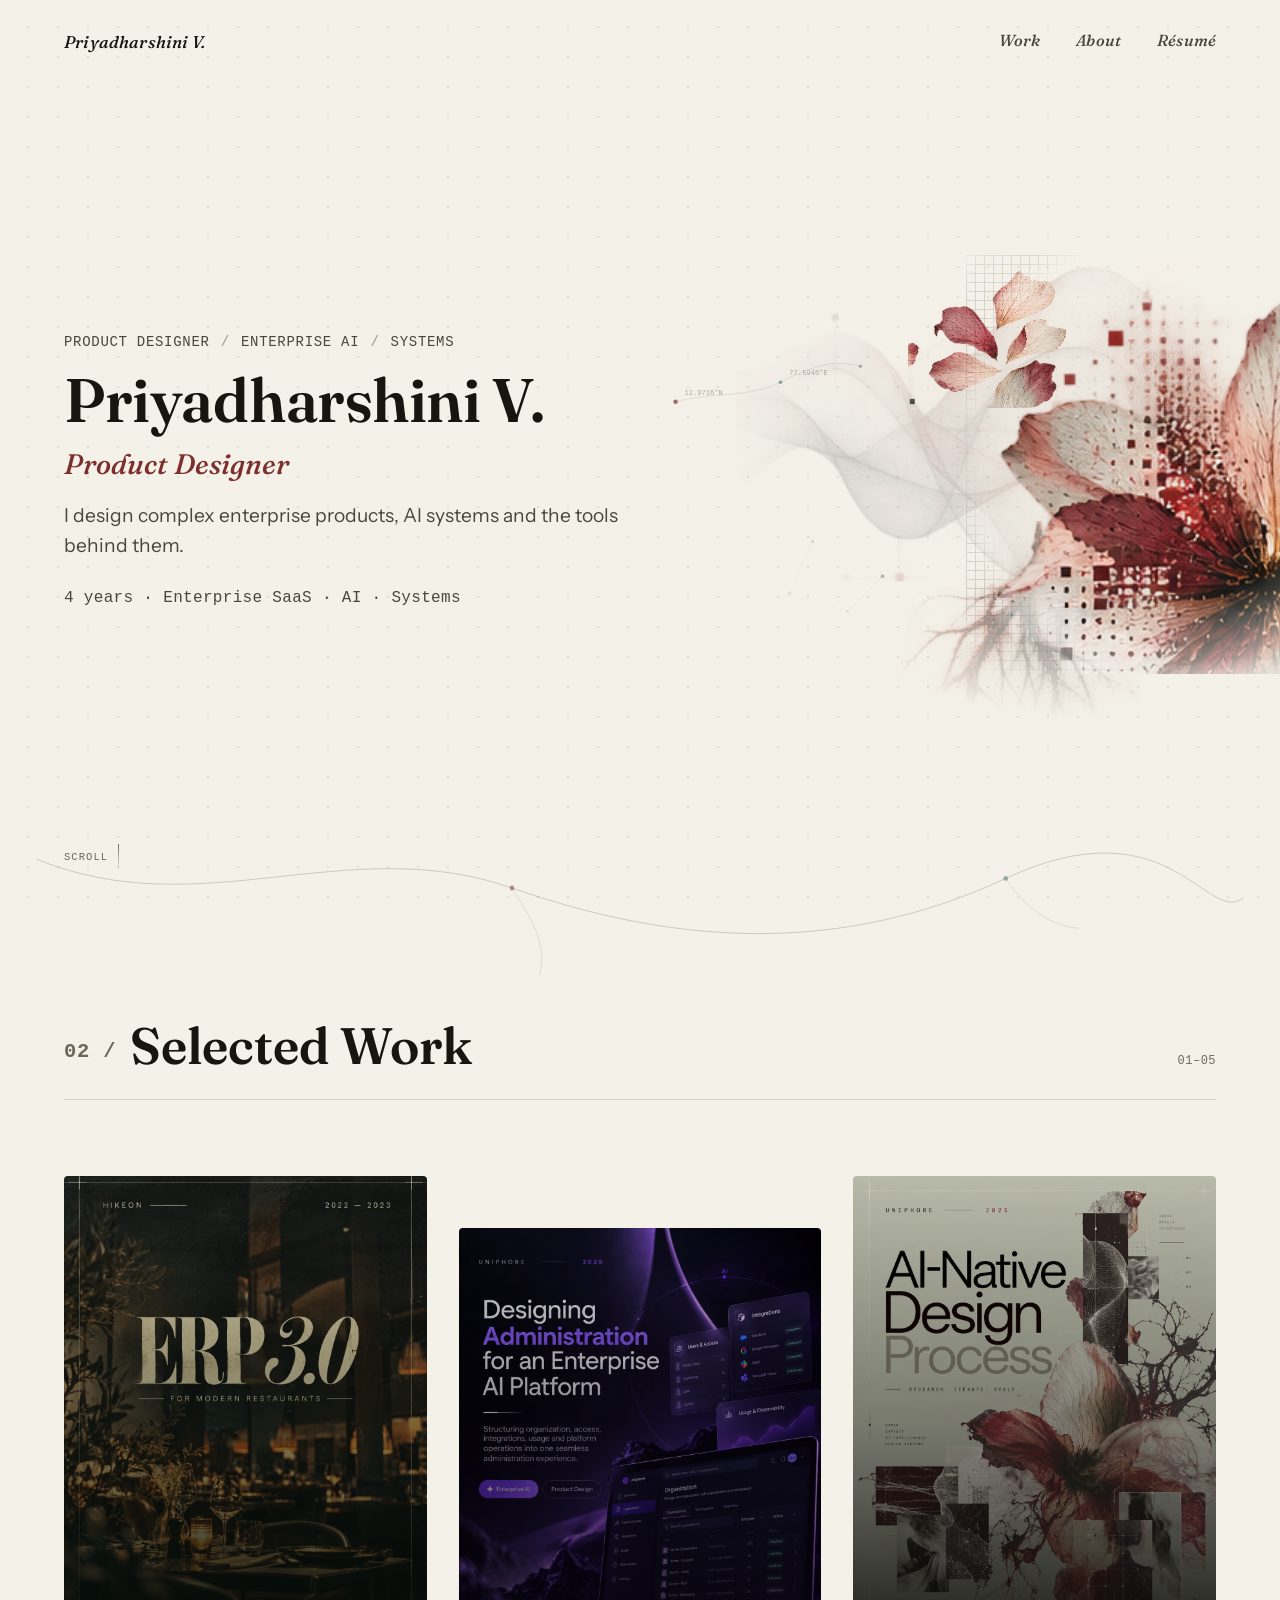
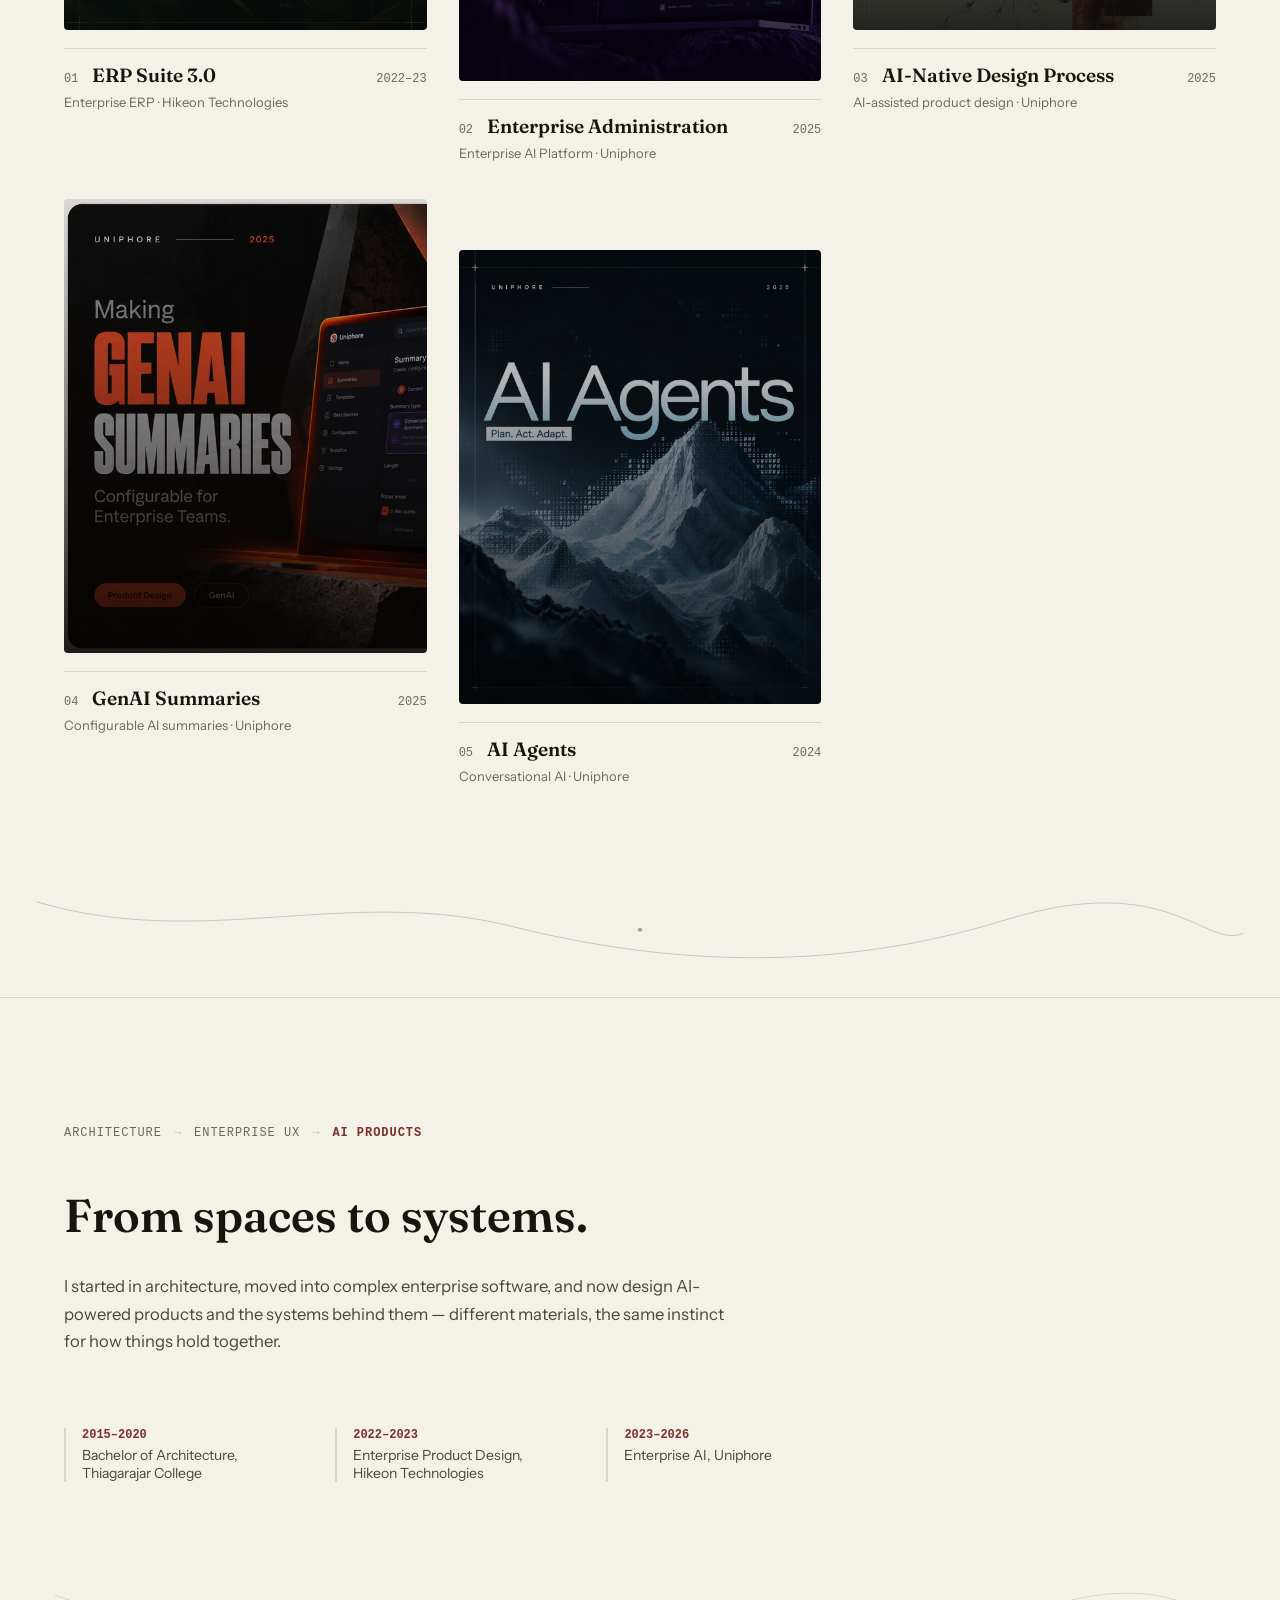
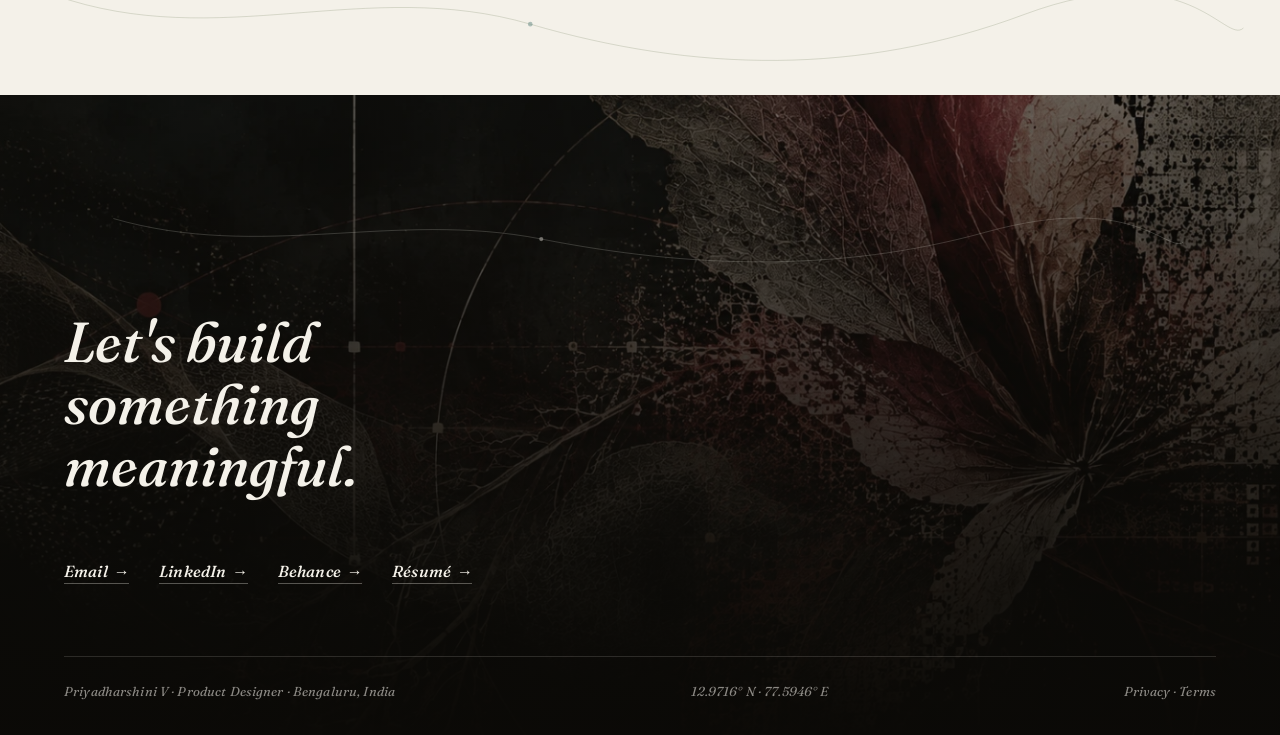
<file: index.html>
<!DOCTYPE html>
<html lang="en">
<head>
<meta charset="UTF-8">
<meta name="viewport" content="width=device-width, initial-scale=1.0">
<title>Priyadharshini V — Product Designer</title>
<meta name="description" content="Priyadharshini V, a product designer working across enterprise SaaS, AI and conversational AI Agent experiences.">
<!-- Favicon -->
<link rel="icon" href="assets/favicon.svg" type="image/svg+xml">
<link rel="icon" href="assets/favicon.ico" sizes="any">
<link rel="apple-touch-icon" href="assets/apple-touch-icon.png">

<!-- Social preview (Open Graph / Twitter). TODO: swap SITE_URL below for the
     real deployed domain once this site has one — social crawlers need an
     absolute URL, a relative path won't resolve for them. -->
<meta property="og:type" content="website">
<meta property="og:title" content="Priyadharshini V — Product Designer">
<meta property="og:description" content="Priyadharshini V, a product designer working across enterprise SaaS, AI and conversational AI Agent experiences.">
<meta property="og:image" content="https://example.com/assets/og-image.jpg">
<meta property="og:url" content="https://example.com/index.html">
<meta name="twitter:card" content="summary_large_image">
<meta name="twitter:title" content="Priyadharshini V — Product Designer">
<meta name="twitter:description" content="Priyadharshini V, a product designer working across enterprise SaaS, AI and conversational AI Agent experiences.">
<meta name="twitter:image" content="https://example.com/assets/og-image.jpg">
<link rel="stylesheet" href="home.css">
</head>
<body class="eh-body">

<nav class="eh-nav" aria-label="Primary">
  <span class="eh-nav-name">
    <span class="eh-nav-name-full">Priyadharshini V.</span>
    <span class="eh-nav-name-short">PV</span>
  </span>
  <div class="eh-nav-links">
    <a href="#work">Work</a>
    <a href="about.html">About</a>
    <a href="resume.html">Résumé</a>
  </div>
</nav>

<header class="eh-hero">
  <div class="eh-hero-grid-bg" aria-hidden="true" data-parallax-scroll="0.03"></div>

  <svg class="eh-hero-connector" aria-hidden="true" viewBox="0 0 1440 700" preserveAspectRatio="none" fill="none" xmlns="http://www.w3.org/2000/svg">
    <path d="M760 452C808 440 842 448 878 430S936 404 968 412" stroke="var(--eh-ink)" stroke-opacity="0.14" stroke-width="0.75"/>
    <circle cx="760" cy="452" r="2.5" fill="var(--eh-burgundy)" fill-opacity="0.7"/>
    <circle cx="878" cy="430" r="2" fill="var(--eh-teal)" fill-opacity="0.6"/>
    <circle cx="968" cy="412" r="2" fill="var(--eh-ink)" fill-opacity="0.3"/>
    <text x="770" y="444" font-family="'Courier New',monospace" font-size="8" fill="var(--eh-ink)" fill-opacity="0.32">12.9716&#176;N</text>
    <text x="888" y="422" font-family="'Courier New',monospace" font-size="8" fill="var(--eh-ink)" fill-opacity="0.32">77.5946&#176;E</text>
  </svg>

  <div class="eh-hero-grid">
    <div class="eh-hero-text">
      <div class="eh-hero-eyebrow">Product Designer <span aria-hidden="true">/</span> Enterprise AI <span aria-hidden="true">/</span> Systems</div>

      <h1 class="eh-hero-name">Priyadharshini V.</h1>
      <p class="eh-hero-role">Product Designer</p>
      <p class="eh-hero-copy">I design complex enterprise products, AI systems and the tools behind them.</p>
      <div class="eh-hero-meta-row">4 years &middot; Enterprise SaaS &middot; AI &middot; Systems</div>
    </div>

    <div class="eh-hero-right" aria-hidden="true">
      <div class="eh-hero-art">
        <div class="eh-art-technical" data-parallax-scroll="0.03" data-parallax-x="4" data-parallax-y="3">
          <svg viewBox="0 0 320 260" fill="none" xmlns="http://www.w3.org/2000/svg">
            <line x1="18" y1="200" x2="140" y2="120" stroke="var(--eh-ink)" stroke-opacity="0.2" stroke-width="1"/>
            <line x1="140" y1="120" x2="240" y2="150" stroke="var(--eh-ink)" stroke-opacity="0.2" stroke-width="1"/>
            <line x1="140" y1="120" x2="180" y2="30" stroke="var(--eh-ink)" stroke-opacity="0.2" stroke-width="1"/>
            <line x1="240" y1="150" x2="300" y2="90" stroke="var(--eh-ink)" stroke-opacity="0.2" stroke-width="1"/>
            <circle cx="18" cy="200" r="3" fill="var(--eh-teal)"/>
            <circle cx="140" cy="120" r="3.5" fill="var(--eh-burgundy)"/>
            <circle cx="180" cy="30" r="2.5" fill="var(--eh-ink)" fill-opacity="0.4"/>
            <circle cx="240" cy="150" r="2.5" fill="var(--eh-ink)" fill-opacity="0.4"/>
            <circle cx="300" cy="90" r="3" fill="var(--eh-teal)"/>
          </svg>
        </div>
        <img class="eh-art-mesh" src="assets/parallax/05_mesh_wave.png" alt="" data-parallax-scroll="0.05" data-parallax-x="4" data-parallax-y="3">
        <img class="eh-art-root" src="assets/parallax/03_root_system.png" alt="" data-parallax-scroll="0.06" data-parallax-x="4" data-parallax-y="3">
        <img class="eh-art-fragment" src="assets/parallax/04_flower_fragment.png" alt="" data-parallax-scroll="0.11" data-parallax-x="12" data-parallax-y="9">
        <img class="eh-art-petals" src="assets/parallax/02_flower_petals.png" alt="" data-parallax-scroll="0.11" data-parallax-x="12" data-parallax-y="9">
        <div class="eh-art-halftone" aria-hidden="true" data-parallax-scroll="0.08" data-parallax-x="7" data-parallax-y="5"></div>
        <img class="eh-art-main" src="assets/parallax/01_flower_main.png" alt="A pressed botanical specimen illustration, the hero's recurring visual motif" data-parallax-scroll="0.08" data-parallax-x="7" data-parallax-y="5">
        <img class="eh-art-xray" src="assets/parallax/01_flower_main.png" alt="" aria-hidden="true" data-parallax-scroll="0.1" data-parallax-x="9" data-parallax-y="7">
        <div class="eh-art-pixelfield" aria-hidden="true" data-parallax-scroll="0.13" data-parallax-x="11" data-parallax-y="8"></div>
        <svg class="eh-art-pointcloud" aria-hidden="true" viewBox="0 0 400 380" data-parallax-scroll="0.18" data-parallax-x="15" data-parallax-y="12">
          <circle cx="332" cy="58" r="2" fill="var(--eh-burgundy)" fill-opacity="0.5"/>
          <circle cx="362" cy="118" r="1.5" fill="var(--eh-ink)" fill-opacity="0.3"/>
          <circle cx="308" cy="198" r="1.5" fill="var(--eh-teal)" fill-opacity="0.4"/>
          <circle cx="352" cy="276" r="1.2" fill="var(--eh-ink)" fill-opacity="0.25"/>
          <circle cx="286" cy="326" r="1.5" fill="var(--eh-ink)" fill-opacity="0.3"/>
        </svg>
      </div>
    </div>
  </div>

  <div class="eh-scroll-cue">Scroll</div>
</header>

<div class="eh-bridge" aria-hidden="true">
  <svg viewBox="0 0 1400 160" preserveAspectRatio="none" fill="none" xmlns="http://www.w3.org/2000/svg">
    <path d="M40 20C220 90 380 -10 560 50S920 120 1100 40 1320 90 1360 60" stroke="var(--eh-sage)" stroke-opacity="0.35" stroke-width="1"/>
    <path d="M560 50C580 80 600 110 590 140" stroke="var(--eh-sage)" stroke-opacity="0.25" stroke-width="0.75"/>
    <path d="M1100 40C1120 70 1150 90 1180 92" stroke="var(--eh-sage)" stroke-opacity="0.25" stroke-width="0.75"/>
    <circle cx="560" cy="50" r="2.5" fill="var(--eh-burgundy)" fill-opacity="0.5"/>
    <circle cx="1100" cy="40" r="2.5" fill="var(--eh-teal)" fill-opacity="0.5"/>
  </svg>
</div>

<main>
  <section class="eh-work" id="work">
    <div class="eh-work-heading-row">
      <h2 class="eh-work-heading"><span class="eh-work-heading-num">02 /</span> Selected Work</h2>
      <span class="eh-work-count">01&ndash;05</span>
    </div>

    <div class="eh-work-grid">
      <div class="eh-work-item">
        <a class="eh-thumb tile-cover--photo-erp" href="case-study-erp.html" aria-label="View ERP Suite 3.0 case study">
          <span class="eh-thumb-corner" aria-hidden="true"></span>
          <span class="eh-thumb-view" aria-hidden="true">View project</span>
        </a>
        <div class="eh-work-meta">
          <div>
            <div class="eh-work-title-row"><span class="eh-work-num">01</span><span class="eh-work-title">ERP Suite 3.0</span></div>
            <div class="eh-work-sub">Enterprise ERP &middot; Hikeon Technologies</div>
          </div>
          <span class="eh-work-year">2022&ndash;23</span>
        </div>
      </div>

      <div class="eh-work-item">
        <a class="eh-thumb tile-cover--photo-admin" href="case-study-admin.html" aria-label="View Enterprise Administration case study">
          <span class="eh-thumb-corner" aria-hidden="true"></span>
          <span class="eh-thumb-view" aria-hidden="true">View project</span>
        </a>
        <div class="eh-work-meta">
          <div>
            <div class="eh-work-title-row"><span class="eh-work-num">02</span><span class="eh-work-title">Enterprise Administration</span></div>
            <div class="eh-work-sub">Enterprise AI Platform &middot; Uniphore</div>
          </div>
          <span class="eh-work-year">2025</span>
        </div>
      </div>

      <div class="eh-work-item">
        <a class="eh-thumb tile-cover--photo-process" href="case-study-ai-native-process.html" aria-label="View AI-Native Design Process case study">
          <span class="eh-thumb-corner" aria-hidden="true"></span>
          <span class="eh-thumb-view" aria-hidden="true">View project</span>
        </a>
        <div class="eh-work-meta">
          <div>
            <div class="eh-work-title-row"><span class="eh-work-num">03</span><span class="eh-work-title">AI-Native Design Process</span></div>
            <div class="eh-work-sub">AI-assisted product design &middot; Uniphore</div>
          </div>
          <span class="eh-work-year">2025</span>
        </div>
      </div>

      <div class="eh-work-item">
        <a class="eh-thumb tile-cover--photo-summary" href="case-study-summary-builder.html" aria-label="View GenAI Summaries case study">
          <span class="eh-thumb-corner" aria-hidden="true"></span>
          <span class="eh-thumb-view" aria-hidden="true">View project</span>
        </a>
        <div class="eh-work-meta">
          <div>
            <div class="eh-work-title-row"><span class="eh-work-num">04</span><span class="eh-work-title">GenAI Summaries</span></div>
            <div class="eh-work-sub">Configurable AI summaries &middot; Uniphore</div>
          </div>
          <span class="eh-work-year">2025</span>
        </div>
      </div>

      <div class="eh-work-item">
        <a class="eh-thumb tile-cover--photo-agents" href="case-study-ai-agents.html" aria-label="View AI Agents case study">
          <span class="eh-thumb-corner" aria-hidden="true"></span>
          <span class="eh-thumb-view" aria-hidden="true">View project</span>
        </a>
        <div class="eh-work-meta">
          <div>
            <div class="eh-work-title-row"><span class="eh-work-num">05</span><span class="eh-work-title">AI Agents</span></div>
            <div class="eh-work-sub">Conversational AI &middot; Uniphore</div>
          </div>
          <span class="eh-work-year">2024</span>
        </div>
      </div>
    </div>
  </section>

  <div class="eh-bridge eh-bridge--to-about" aria-hidden="true">
    <svg viewBox="0 0 1400 140" preserveAspectRatio="none" fill="none" xmlns="http://www.w3.org/2000/svg">
      <path d="M40 24C220 84 380 4 560 54S920 108 1100 46 1320 84 1360 62" stroke="var(--eh-aubergine)" stroke-opacity="0.28" stroke-width="1"/>
      <circle cx="700" cy="58" r="2.5" fill="var(--eh-burgundy)" fill-opacity="0.45"/>
    </svg>
  </div>

  <section class="eh-about">
    <div class="eh-about-inner">
      <div class="eh-about-path">
        <span>Architecture</span><span class="sep">&rarr;</span>
        <span>Enterprise UX</span><span class="sep">&rarr;</span>
        <span class="is-current">AI Products</span>
      </div>
      <h2 class="eh-about-statement">From spaces to systems.</h2>
      <p class="eh-about-copy">I started in architecture, moved into complex enterprise software, and now design AI-powered products and the systems behind them — different materials, the same instinct for how things hold together.</p>

      <div class="eh-about-timeline">
        <div class="eh-about-timeline-item">
          <div class="eh-about-timeline-year">2015&ndash;2020</div>
          <div class="eh-about-timeline-label">Bachelor of Architecture, Thiagarajar College</div>
        </div>
        <div class="eh-about-timeline-item">
          <div class="eh-about-timeline-year">2022&ndash;2023</div>
          <div class="eh-about-timeline-label">Enterprise Product Design, Hikeon Technologies</div>
        </div>
        <div class="eh-about-timeline-item">
          <div class="eh-about-timeline-year">2023&ndash;2026</div>
          <div class="eh-about-timeline-label">Enterprise AI, Uniphore</div>
        </div>
      </div>
    </div>
  </section>
</main>

<div class="eh-bridge eh-bridge--to-contact" aria-hidden="true">
  <svg viewBox="0 0 1400 120" preserveAspectRatio="none" fill="none" xmlns="http://www.w3.org/2000/svg">
    <path d="M60 16C240 76 400 -4 580 46S940 100 1120 36 1340 68 1360 50" stroke="var(--eh-sage)" stroke-opacity="0.26" stroke-width="1"/>
    <circle cx="580" cy="46" r="2.5" fill="var(--eh-teal)" fill-opacity="0.4"/>
  </svg>
</div>

<footer class="eh-footer">
  <div class="eh-footer-bridge-in" aria-hidden="true">
    <svg viewBox="0 0 1400 90" preserveAspectRatio="none" fill="none" xmlns="http://www.w3.org/2000/svg">
      <path d="M60 10C240 60 400 0 580 34S940 74 1120 26 1340 50 1360 38" stroke="var(--eh-bone)" stroke-opacity="0.22" stroke-width="1"/>
      <circle cx="580" cy="34" r="2.5" fill="var(--eh-bone)" fill-opacity="0.4"/>
    </svg>
  </div>

  <div class="eh-footer-inner">
    <p class="eh-footer-statement">Let's build<br>something meaningful.</p>

    <div class="eh-footer-links">
      <a class="js-email eh-arrow-link" href="#" data-user="cnZwcml5YWRoYXJzaGluaWk=" data-domain="Z21haWwuY29t">Email <span aria-hidden="true">&rarr;</span></a>
      <a class="eh-arrow-link" href="https://www.linkedin.com/in/rvpriyadharshini/" target="_blank" rel="noopener">LinkedIn <span aria-hidden="true">&rarr;</span></a>
      <a class="eh-arrow-link" href="https://www.behance.net/priyadharshiniv/projects" target="_blank" rel="noopener">Behance <span aria-hidden="true">&rarr;</span></a>
      <a class="eh-arrow-link" href="assets/Priyadharshini_UX_Designer.pdf" download>R&eacute;sum&eacute; <span aria-hidden="true">&rarr;</span></a>
    </div>

    <div class="eh-footer-bottom">
      <span>Priyadharshini V &middot; Product Designer &middot; Bengaluru, India</span>
      <span>12.9716&#176; N &middot; 77.5946&#176; E</span>
      <span><a href="privacy-policy.html">Privacy</a> &middot; <a href="terms.html">Terms</a></span>
    </div>
  </div>
</footer>

<script src="script.js"></script>
<script>
  // Nav gains a background once the page has scrolled past the hero's
  // top edge — otherwise it stays transparent over the hero artwork.
  (function () {
    var nav = document.querySelector('.eh-nav');
    if (!nav) return;
    function onScroll() { nav.classList.toggle('is-scrolled', window.scrollY > 40); }
    window.addEventListener('scroll', onScroll, { passive: true });
    onScroll();
  })();

  // Hero depth layers: scroll parallax (all pointer types) plus cursor
  // parallax (fine pointers only — mouse/trackpad, never touch). Layers
  // declare their own factors via data attributes so adding/removing a
  // layer never means editing this script. Skipped entirely under
  // prefers-reduced-motion — the scene already reads as an intentional,
  // composed illustration at rest.
  (function () {
    var reduce = window.matchMedia('(prefers-reduced-motion: reduce)').matches;
    if (reduce) return;
    var nodes = document.querySelectorAll('.eh-hero [data-parallax-scroll]');
    if (!nodes.length) return;
    var layers = Array.prototype.map.call(nodes, function (el) {
      return {
        el: el,
        scrollFactor: parseFloat(el.getAttribute('data-parallax-scroll')) || 0,
        rangeX: parseFloat(el.getAttribute('data-parallax-x')) || 0,
        rangeY: parseFloat(el.getAttribute('data-parallax-y')) || 0
      };
    });
    var fine = window.matchMedia('(pointer: fine)').matches;
    var scrollY = window.scrollY;
    var cursorX = 0, cursorY = 0;
    var ticking = false;
    function render() {
      layers.forEach(function (l) {
        var x = cursorX * l.rangeX;
        var y = scrollY * l.scrollFactor + cursorY * l.rangeY;
        l.el.style.transform = 'translate3d(' + x.toFixed(1) + 'px,' + y.toFixed(1) + 'px,0)';
      });
      ticking = false;
    }
    function queue() {
      if (!ticking) { ticking = true; requestAnimationFrame(render); }
    }
    window.addEventListener('scroll', function () {
      scrollY = window.scrollY;
      queue();
    }, { passive: true });
    if (fine) {
      var hero = document.querySelector('.eh-hero');
      hero.addEventListener('mousemove', function (e) {
        var rect = hero.getBoundingClientRect();
        cursorX = ((e.clientX - rect.left) / rect.width - 0.5) * 2;
        cursorY = ((e.clientY - rect.top) / rect.height - 0.5) * 2;
        queue();
      }, { passive: true });
      hero.addEventListener('mouseleave', function () {
        cursorX = 0; cursorY = 0;
        queue();
      }, { passive: true });
    }
    render();
  })();
</script>
</body>
</html>
</file>
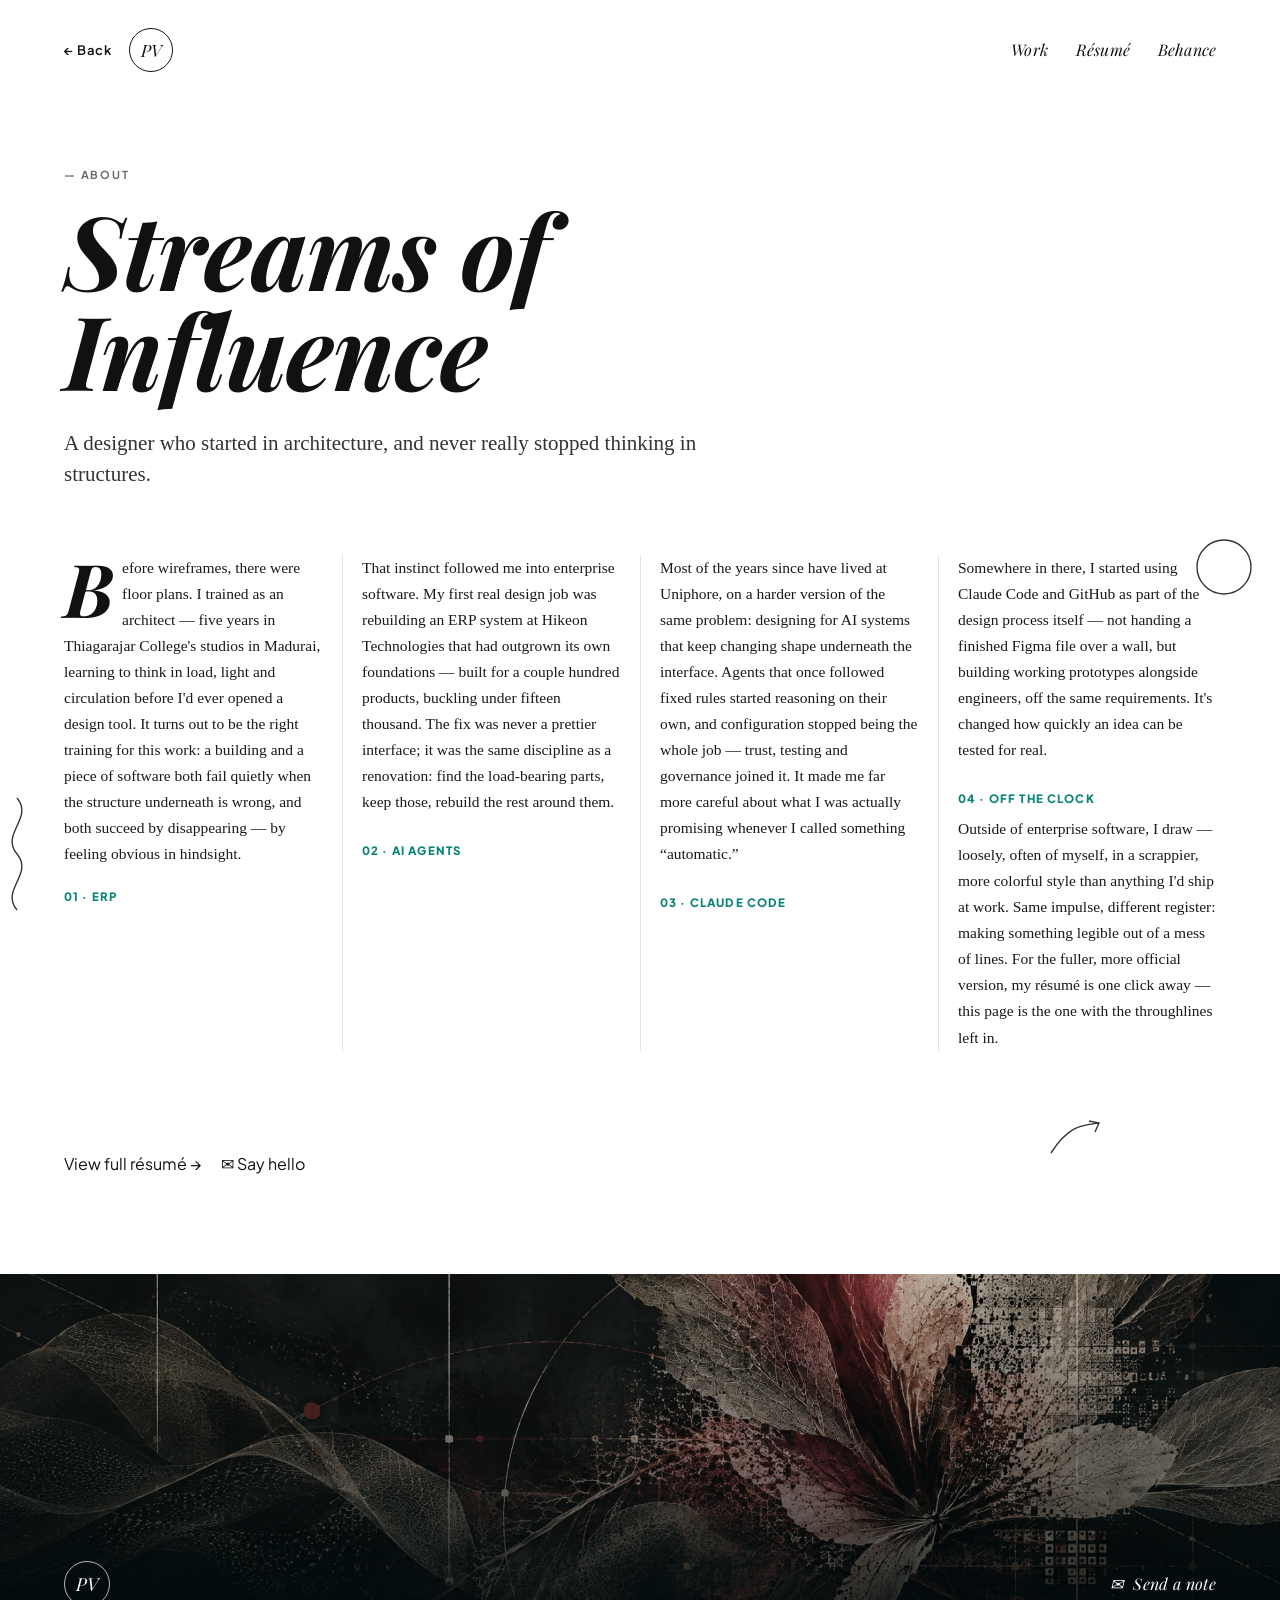
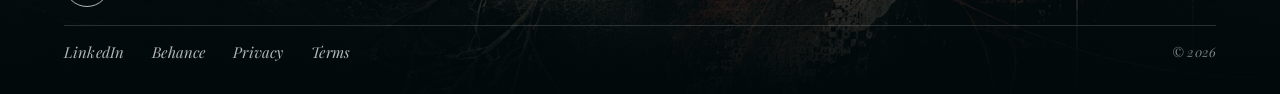
<file: about.html>
<!DOCTYPE html>
<html lang="en">
<head>
<meta charset="UTF-8">
<meta name="viewport" content="width=device-width, initial-scale=1.0">
<title>Streams of Influence — Priyadharshini V</title>
<meta name="description" content="A soft introduction to Priyadharshini V — from architecture school to enterprise AI product design.">
<link rel="icon" href="assets/favicon.svg" type="image/svg+xml">
<link rel="icon" href="assets/favicon.ico" sizes="any">
<link rel="apple-touch-icon" href="assets/apple-touch-icon.png">
<meta property="og:type" content="website">
<meta property="og:title" content="Streams of Influence — Priyadharshini V">
<meta property="og:description" content="A soft introduction to Priyadharshini V — from architecture school to enterprise AI product design.">
<meta property="og:image" content="https://example.com/assets/og-image.jpg">
<meta property="og:url" content="https://example.com/about.html">
<meta name="twitter:card" content="summary_large_image">
<meta name="twitter:title" content="Streams of Influence — Priyadharshini V">
<meta name="twitter:description" content="A soft introduction to Priyadharshini V — from architecture school to enterprise AI product design.">
<meta name="twitter:image" content="https://example.com/assets/og-image.jpg">
<link rel="stylesheet" href="home.css">
<style>
  body { background: #ffffff; }

  /* ---- Minimal editorial header, distinct from the site's usual sans-serif nav ---- */
  .ed-header {
    display: flex; align-items: center; justify-content: space-between;
    padding: 28px var(--pad) 0;
    font-family: var(--font);
  }
  .ed-left { display: flex; align-items: center; gap: 18px; }
  .ed-back {
    display: flex; align-items: center; gap: 8px;
    font-size: 13px; font-weight: 600; letter-spacing: 0.04em;
    color: #111; border-bottom: 1px solid transparent;
  }
  .ed-back:hover { border-bottom-color: #111; }
  .ed-mark {
    width: 44px; height: 44px; border-radius: 50%;
    border: 1.5px solid #111; display: flex; align-items: center; justify-content: center;
    font-family: var(--serif); font-style: italic; font-size: 17px;
  }
  .ed-nav { display: flex; gap: 28px; font-family: var(--serif); font-style: italic; font-size: 16px; letter-spacing: 0.01em; font-weight: 400; }
  .ed-nav a { color: #111; border-bottom: 1px solid transparent; }
  .ed-nav a:hover { border-bottom-color: #111; }

  /* ---- Masthead ---- */
  .ed-masthead { padding: clamp(48px, 9vw, 96px) var(--pad) clamp(40px, 6vw, 64px); max-width: 1280px; margin: 0 auto; }
  .ed-kicker {
    font-family: var(--font); font-size: 11px; font-weight: 700; letter-spacing: 0.16em; text-transform: uppercase;
    color: #6b6b6b; margin: 0 0 18px;
  }
  .ed-kicker::before { content: '— '; }
  .ed-headline {
    font-family: var(--serif); font-weight: 700; font-style: italic;
    font-size: clamp(44px, 8vw, 104px); line-height: 0.98; letter-spacing: -0.01em;
    margin: 0 0 28px; color: #111;
  }
  .ed-dek {
    font-family: Georgia, 'Times New Roman', serif; font-size: clamp(17px, 2vw, 21px); line-height: 1.5;
    max-width: 640px; color: #333; margin: 0;
  }

  /* ---- Dense multi-column editorial body ---- */
  .ed-body-wrap { position: relative; padding: 0 var(--pad) clamp(60px, 8vw, 110px); max-width: 1280px; margin: 0 auto; }
  .ed-body {
    font-family: Georgia, 'Times New Roman', serif;
    color: #1a1a1a;
    font-size: 15.5px;
    line-height: 1.68;
    column-count: 4;
    column-gap: 40px;
    column-rule: 1px solid #e2e2e2;
  }
  .ed-body p { margin: 0 0 1.3em; break-inside: avoid-column; }
  .ed-body p:first-of-type::first-letter {
    font-family: var(--serif); font-style: italic; font-weight: 700;
    float: left; font-size: 74px; line-height: 0.78; padding: 4px 8px 0 0; color: #111;
  }
  .ed-chapter-num {
    display: block; font-family: var(--font); font-size: 11.5px; font-weight: 800;
    letter-spacing: 0.1em; text-transform: uppercase; color: var(--accent); margin: 26px 0 8px;
  }
  .ed-body p:first-of-type + .ed-chapter-num { margin-top: 0; }

  @media (max-width: 1100px) { .ed-body { column-count: 3; } }
  @media (max-width: 780px)  { .ed-body { column-count: 2; column-gap: 28px; } }
  @media (max-width: 600px)  { .ed-doodle--circle { display: none; } }
  @media (max-width: 520px)  { .ed-body { column-count: 1; } .ed-headline { font-size: clamp(36px, 12vw, 56px); } }

  /* ---- Doodles: decorative, interactive SVG marks living in the margins ---- */
  .ed-doodle {
    position: absolute; pointer-events: auto; cursor: default;
    opacity: 0.85; transition: transform 0.45s cubic-bezier(.2,.8,.2,1), opacity 0.3s ease;
    will-change: transform;
  }
  .ed-doodle:hover { opacity: 1; transform: scale(1.15) rotate(8deg); }
  .ed-doodle svg { display: block; }
  .ed-doodle--circle { top: -18px; right: 2%; width: 60px; }
  .ed-doodle--squiggle { top: 40%; left: -6px; width: 46px; display: none; }
  .ed-doodle--arrow { bottom: -6px; right: 14%; width: 52px; }
  @media (min-width: 1280px) { .ed-doodle--squiggle { display: block; } }

  .ed-closing {
    max-width: 1280px; margin: 0 auto; padding: 0 var(--pad) clamp(60px, 8vw, 100px);
    display: flex; align-items: center; gap: 20px; flex-wrap: wrap;
  }
  .ed-closing a.resume-download { font-family: var(--font); }
</style>
</head>
<body>

<header class="ed-header">
  <div class="ed-left">
    <a class="ed-back" href="index.html">&larr; Back</a>
    <span class="ed-mark">PV</span>
  </div>
  <nav class="ed-nav">
    <a href="index.html">Work</a>
    <a href="resume.html">Résumé</a>
    <a href="https://www.behance.net/priyadharshiniv/projects" target="_blank" rel="noopener">Behance</a>
  </nav>
</header>

<div class="ed-masthead">
  <p class="ed-kicker">About</p>
  <h1 class="ed-headline">Streams of<br>Influence</h1>
  <p class="ed-dek">A designer who started in architecture, and never really stopped thinking in structures.</p>
</div>

<div class="ed-body-wrap">
  <span class="ed-doodle ed-doodle--circle" aria-hidden="true">
    <svg viewBox="0 0 60 60" width="60" height="60"><circle cx="30" cy="30" r="27" fill="none" stroke="#111" stroke-width="1.4"/></svg>
  </span>
  <span class="ed-doodle ed-doodle--squiggle" aria-hidden="true">
    <svg viewBox="0 0 46 120" width="46" height="120"><path d="M23 4 C 40 24, 6 40, 23 60 C 40 80, 6 96, 23 116" fill="none" stroke="#111" stroke-width="1.4"/></svg>
  </span>
  <span class="ed-doodle ed-doodle--arrow" aria-hidden="true">
    <svg viewBox="0 0 52 40" width="52" height="40"><path d="M2 34 C 20 6, 34 6, 50 4" fill="none" stroke="#111" stroke-width="1.4"/><path d="M40 2 L 50 4 L 46 13" fill="none" stroke="#111" stroke-width="1.4"/></svg>
  </span>

  <div class="ed-body">
    <p>Before wireframes, there were floor plans. I trained as an architect &mdash; five years in Thiagarajar College's studios in Madurai, learning to think in load, light and circulation before I'd ever opened a design tool. It turns out to be the right training for this work: a building and a piece of software both fail quietly when the structure underneath is wrong, and both succeed by disappearing &mdash; by feeling obvious in hindsight.</p>

    <span class="ed-chapter-num">01 &middot; ERP</span>
    <p>That instinct followed me into enterprise software. My first real design job was rebuilding an ERP system at Hikeon Technologies that had outgrown its own foundations &mdash; built for a couple hundred products, buckling under fifteen thousand. The fix was never a prettier interface; it was the same discipline as a renovation: find the load-bearing parts, keep those, rebuild the rest around them.</p>

    <span class="ed-chapter-num">02 &middot; AI Agents</span>
    <p>Most of the years since have lived at Uniphore, on a harder version of the same problem: designing for AI systems that keep changing shape underneath the interface. Agents that once followed fixed rules started reasoning on their own, and configuration stopped being the whole job &mdash; trust, testing and governance joined it. It made me far more careful about what I was actually promising whenever I called something &ldquo;automatic.&rdquo;</p>

    <span class="ed-chapter-num">03 &middot; Claude Code</span>
    <p>Somewhere in there, I started using Claude Code and GitHub as part of the design process itself &mdash; not handing a finished Figma file over a wall, but building working prototypes alongside engineers, off the same requirements. It's changed how quickly an idea can be tested for real.</p>

    <span class="ed-chapter-num">04 &middot; Off the clock</span>
    <p>Outside of enterprise software, I draw &mdash; loosely, often of myself, in a scrappier, more colorful style than anything I'd ship at work. Same impulse, different register: making something legible out of a mess of lines. For the fuller, more official version, my r&eacute;sum&eacute; is one click away &mdash; this page is the one with the throughlines left in.</p>
  </div>
</div>

<div class="ed-closing">
  <a class="resume-download" href="resume.html">View full r&eacute;sum&eacute; &rarr;</a>
  <a class="resume-download js-email" href="#" data-user="cnZwcml5YWRoYXJzaGluaWk=" data-domain="Z21haWwuY29t">&#9993; Say hello</a>
</div>

<footer class="home-footer">
  <div class="footer-content">
    <div class="footer-row">
      <span class="footer-mark">PV</span>
      <a class="footer-note js-email" href="#" data-user="cnZwcml5YWRoYXJzaGluaWk=" data-domain="Z21haWwuY29t">
        <span>&#9993;</span> Send a note
      </a>
    </div>
    <div class="footer-row footer-row--bottom">
      <div class="footer-links">
        <a href="https://www.linkedin.com/in/rvpriyadharshini/" target="_blank" rel="noopener">LinkedIn</a>
        <a href="https://www.behance.net/priyadharshiniv/projects" target="_blank" rel="noopener">Behance</a>
        <a href="privacy-policy.html">Privacy</a>
        <a href="terms.html">Terms</a>
      </div>
      <span class="footer-copy">&copy; 2026</span>
    </div>
  </div>
</footer>

<script src="script.js"></script>
<script>
  // Doodles drift with scroll, and also react to the cursor while you're
  // reading the body text — moving slightly with the mouse inside
  // .ed-body-wrap so they feel tied to the text, not just decoration.
  (function () {
    var wrap = document.querySelector('.ed-body-wrap');
    var doodles = document.querySelectorAll('.ed-doodle');
    if (!wrap || !doodles.length) return;
    var scrollY = 0, mouseX = 0.5, mouseY = 0.5, ticking = false;

    function apply() {
      doodles.forEach(function (el, i) {
        var speed = 0.02 + i * 0.015;
        var driftY = scrollY * speed;
        var driftRot = scrollY * 0.015;
        var reach = 12 + i * 6;
        var mx = (mouseX - 0.5) * reach;
        var my = (mouseY - 0.5) * reach;
        el.style.transform = 'translate(' + mx.toFixed(1) + 'px,' + (driftY + my).toFixed(1) + 'px) rotate(' + driftRot.toFixed(2) + 'deg)';
      });
      ticking = false;
    }
    function request() {
      if (ticking) return;
      ticking = true;
      requestAnimationFrame(apply);
    }
    window.addEventListener('scroll', function () { scrollY = window.scrollY; request(); }, { passive: true });
    wrap.addEventListener('mousemove', function (e) {
      var r = wrap.getBoundingClientRect();
      mouseX = (e.clientX - r.left) / r.width;
      mouseY = (e.clientY - r.top) / r.height;
      request();
    });
    wrap.addEventListener('mouseleave', function () {
      mouseX = 0.5; mouseY = 0.5; request();
    });
  })();
</script>
</body>
</html>
</file>
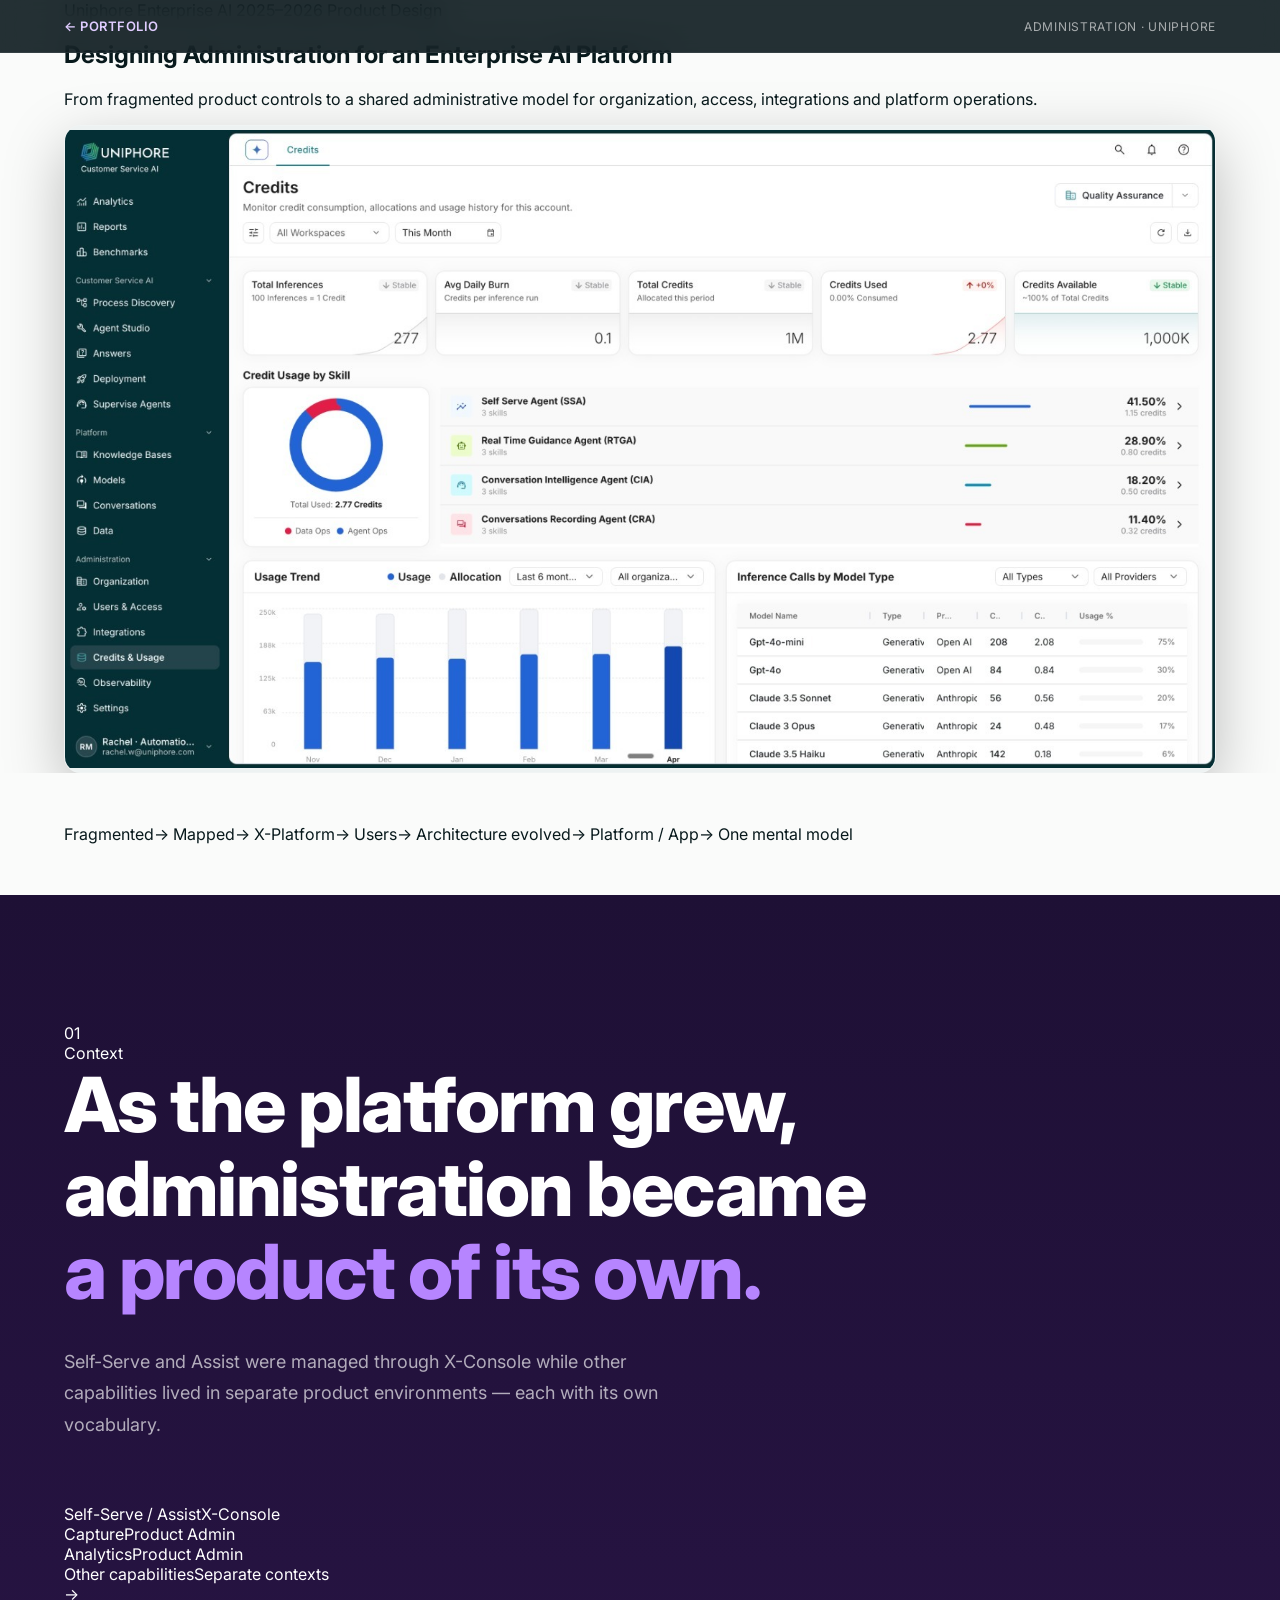
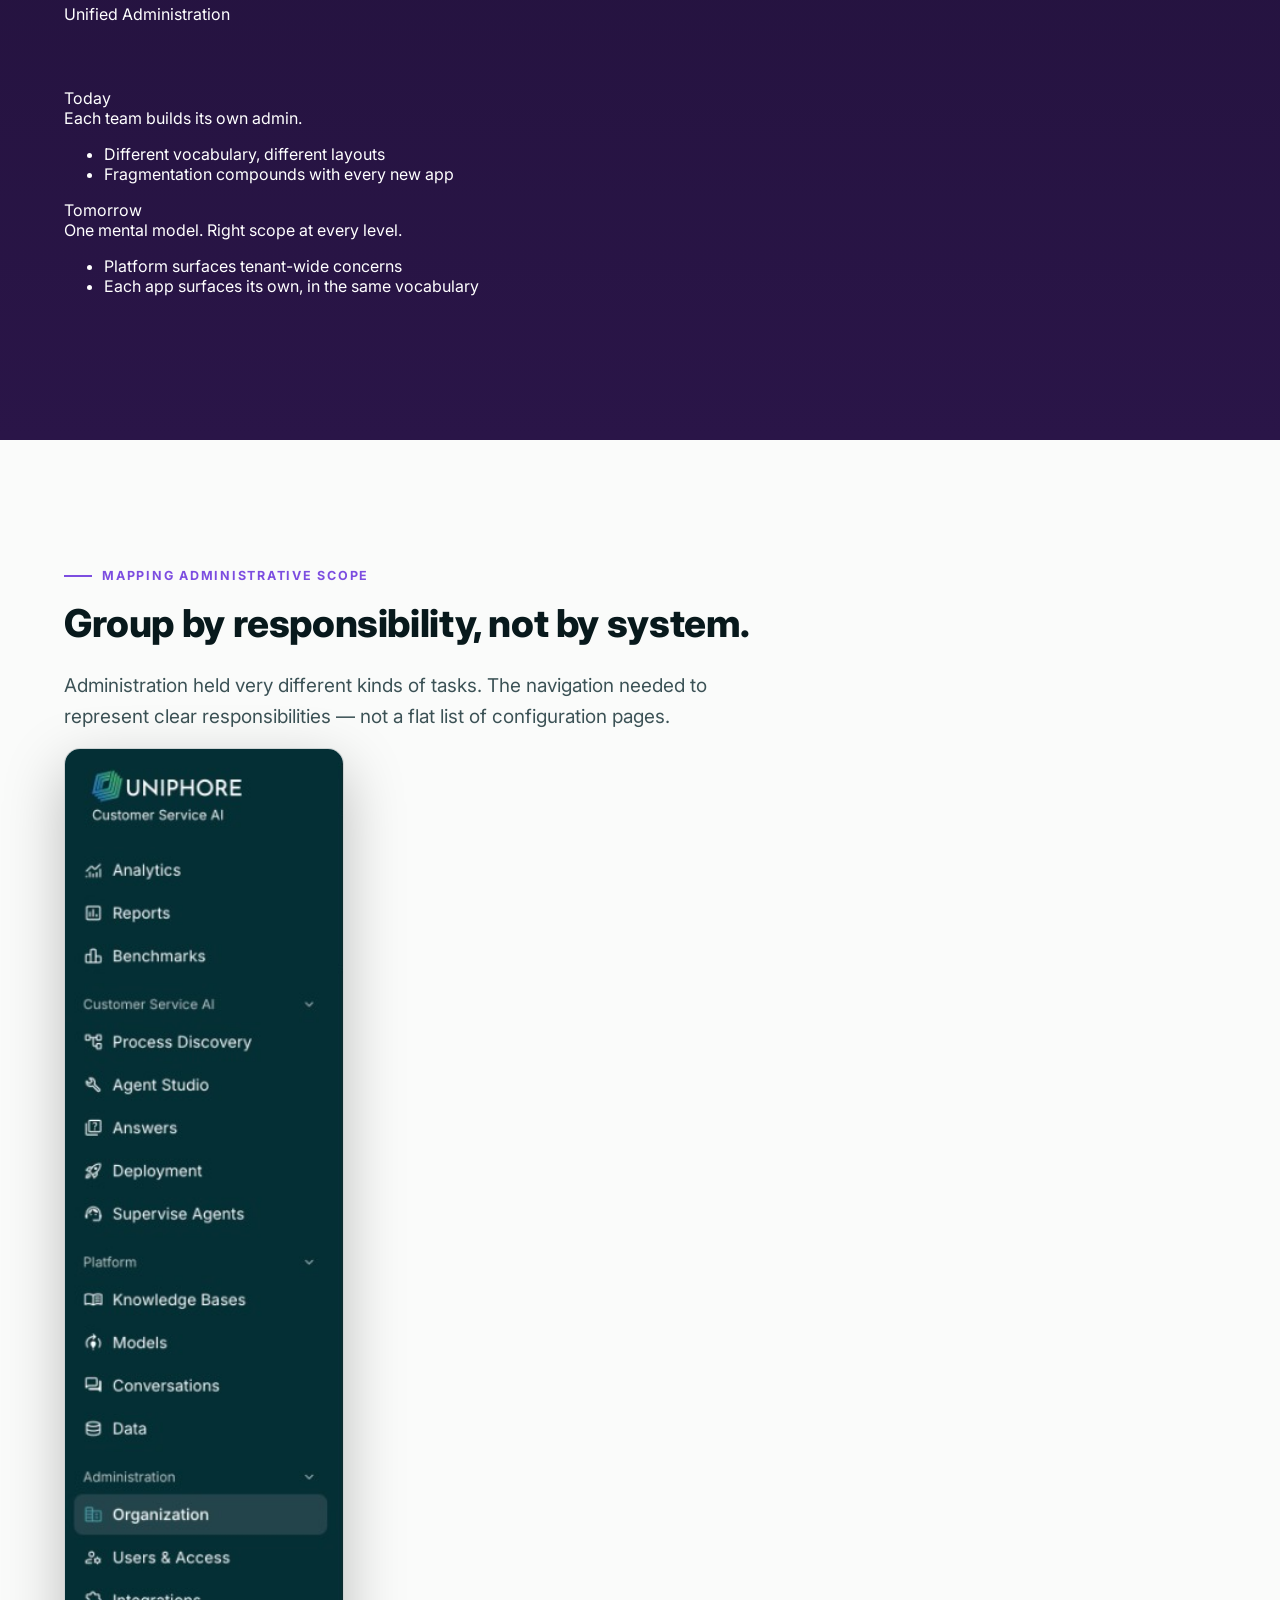
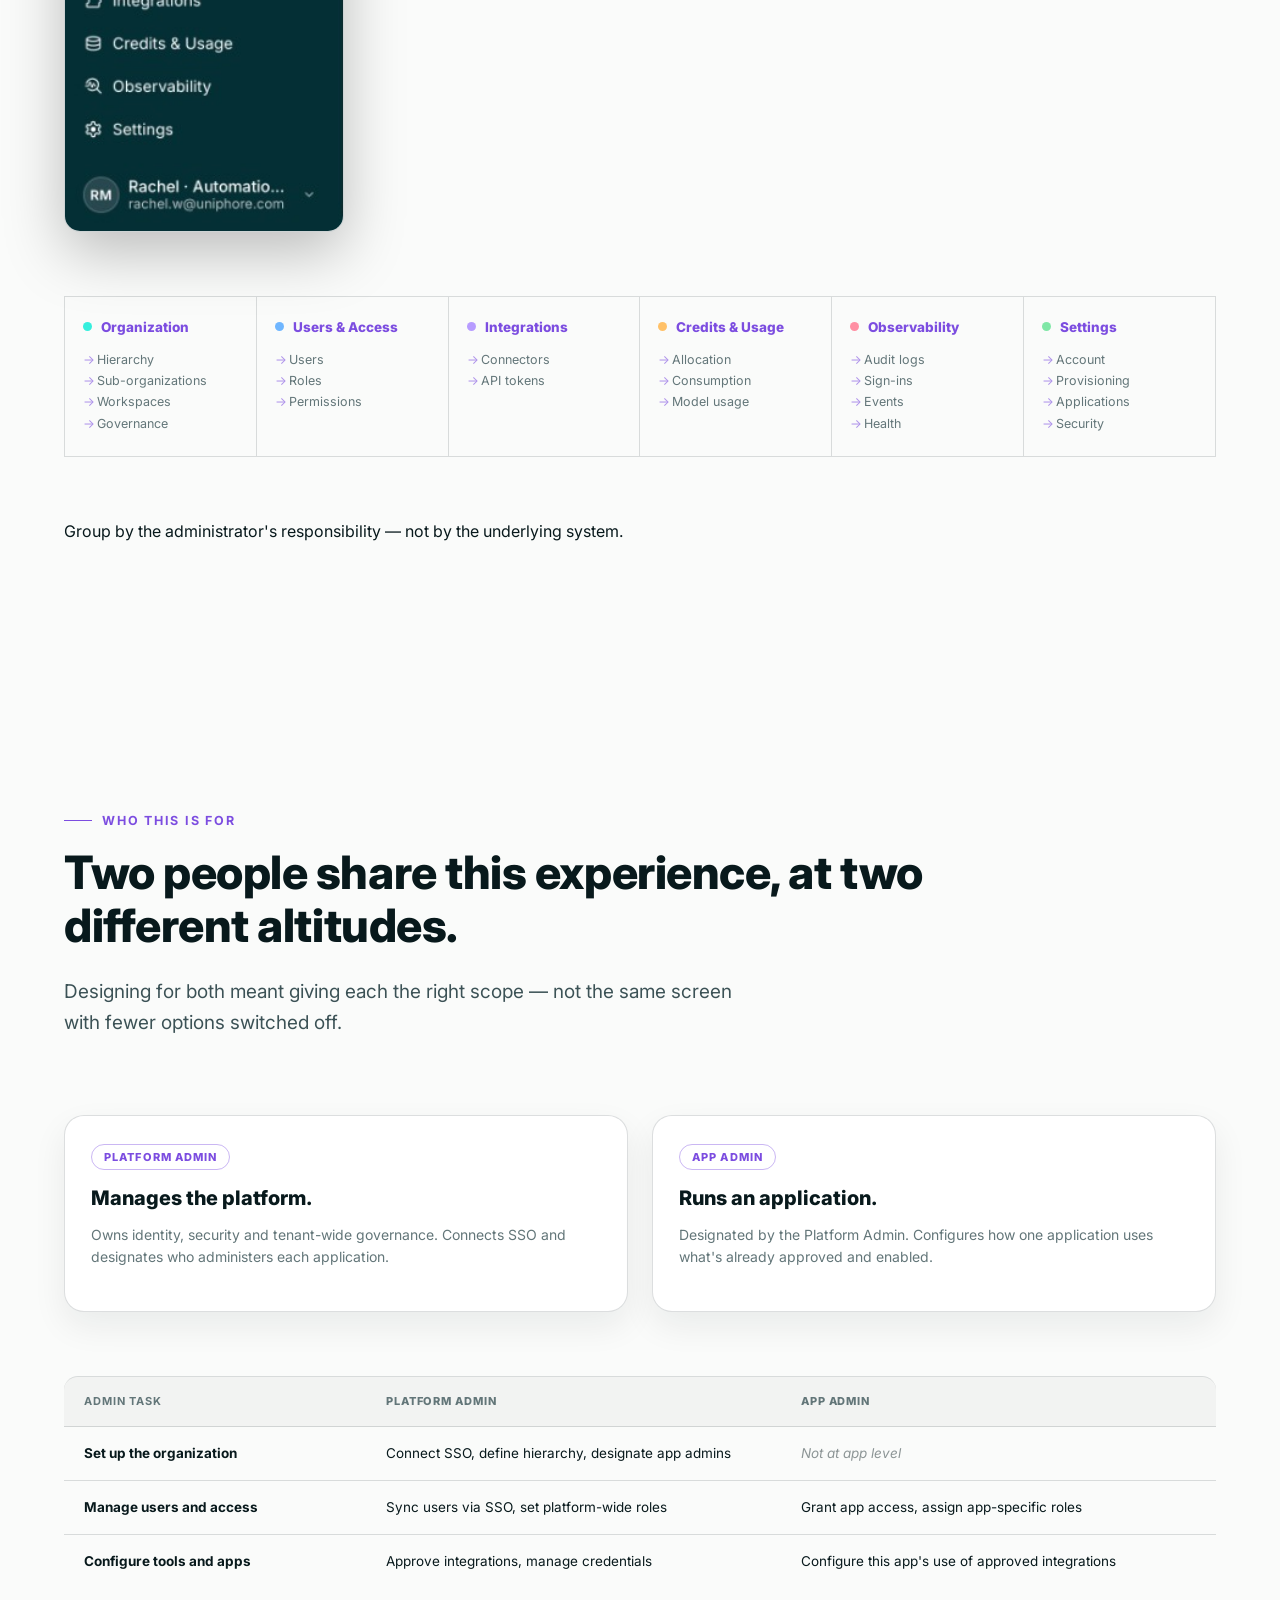
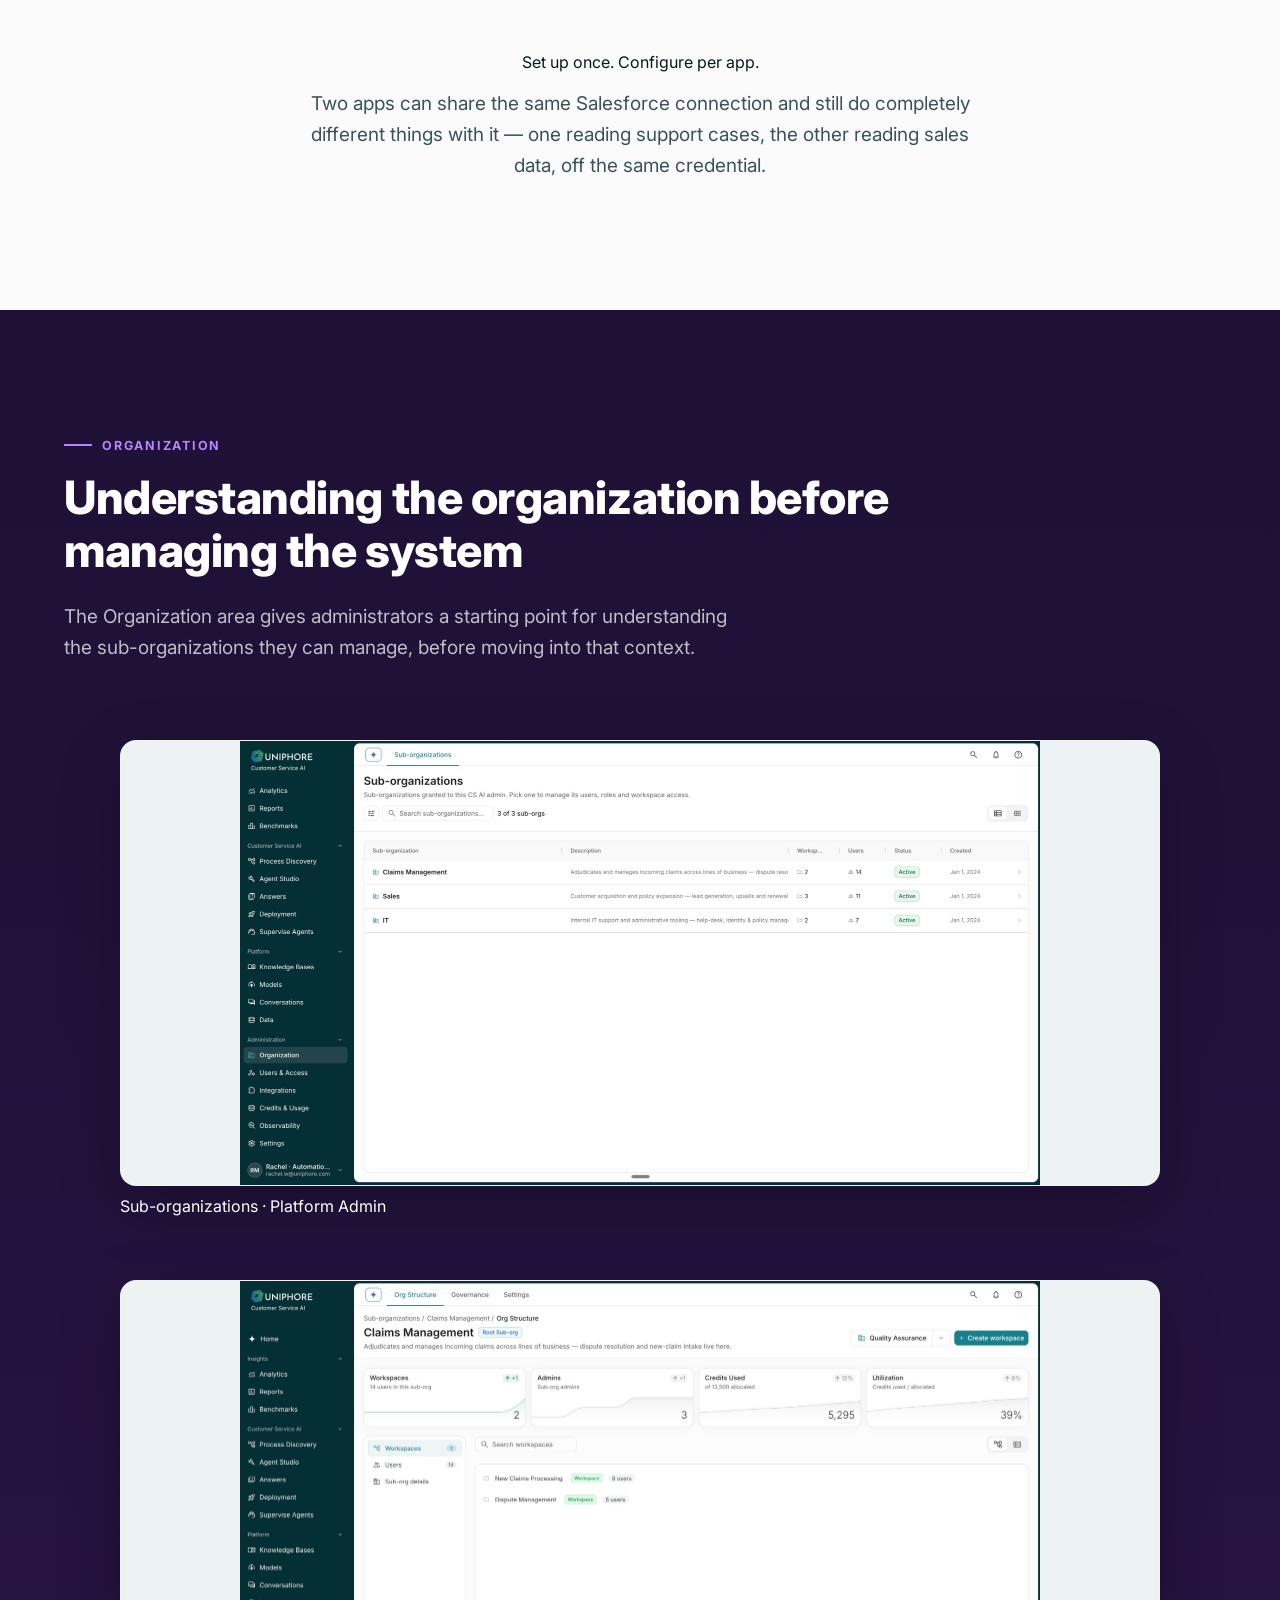
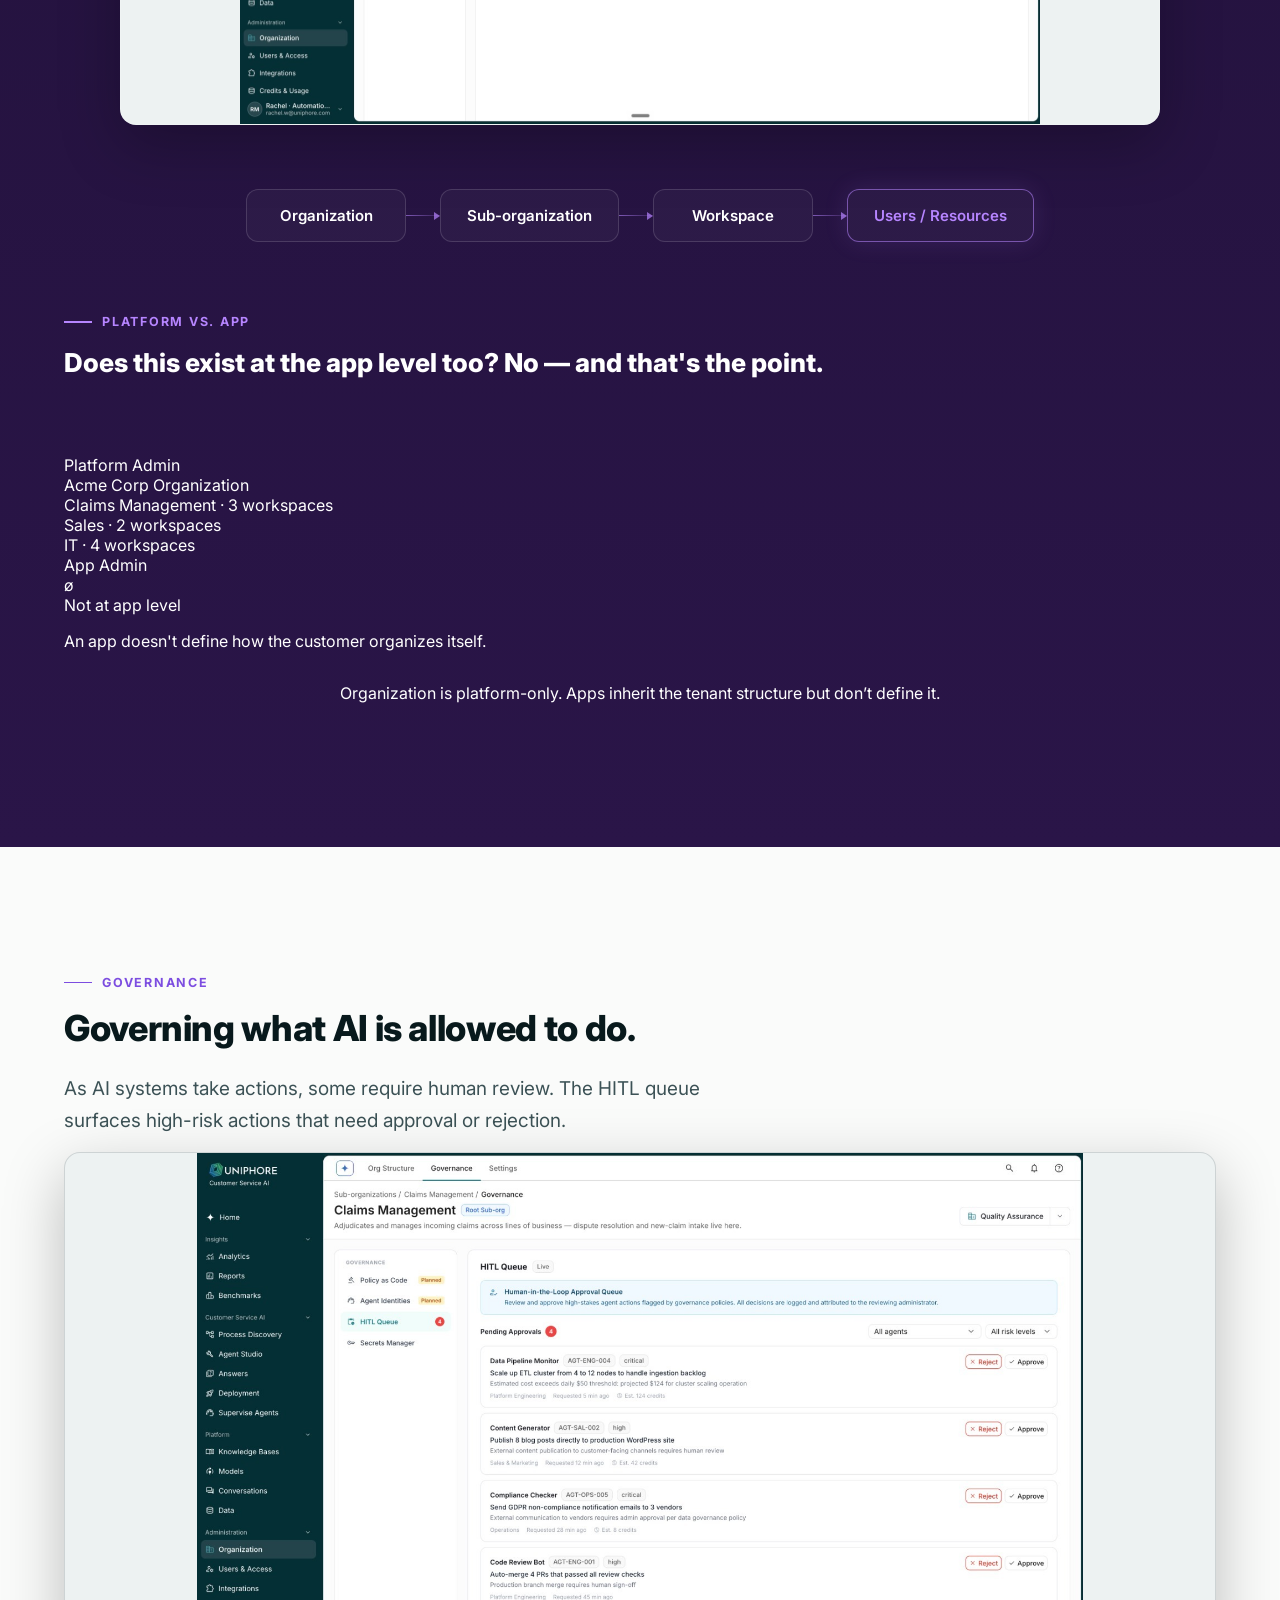
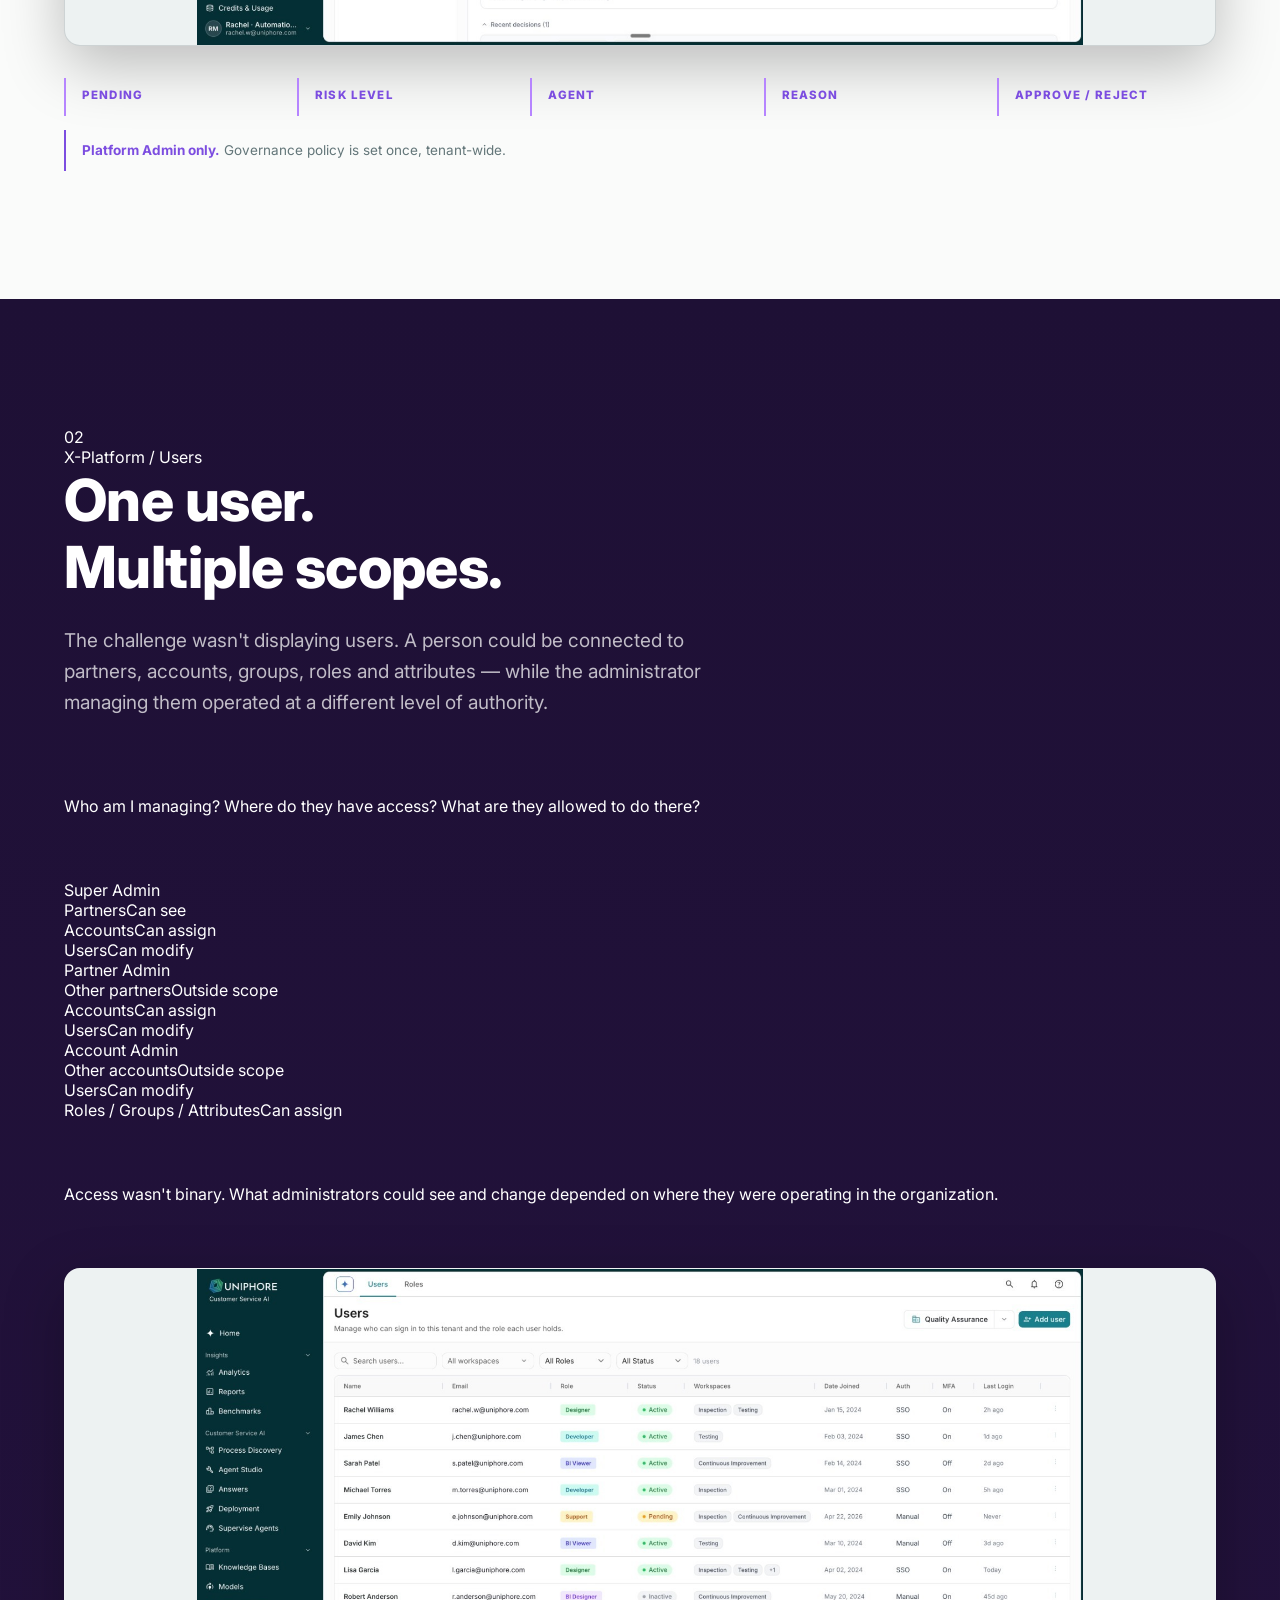
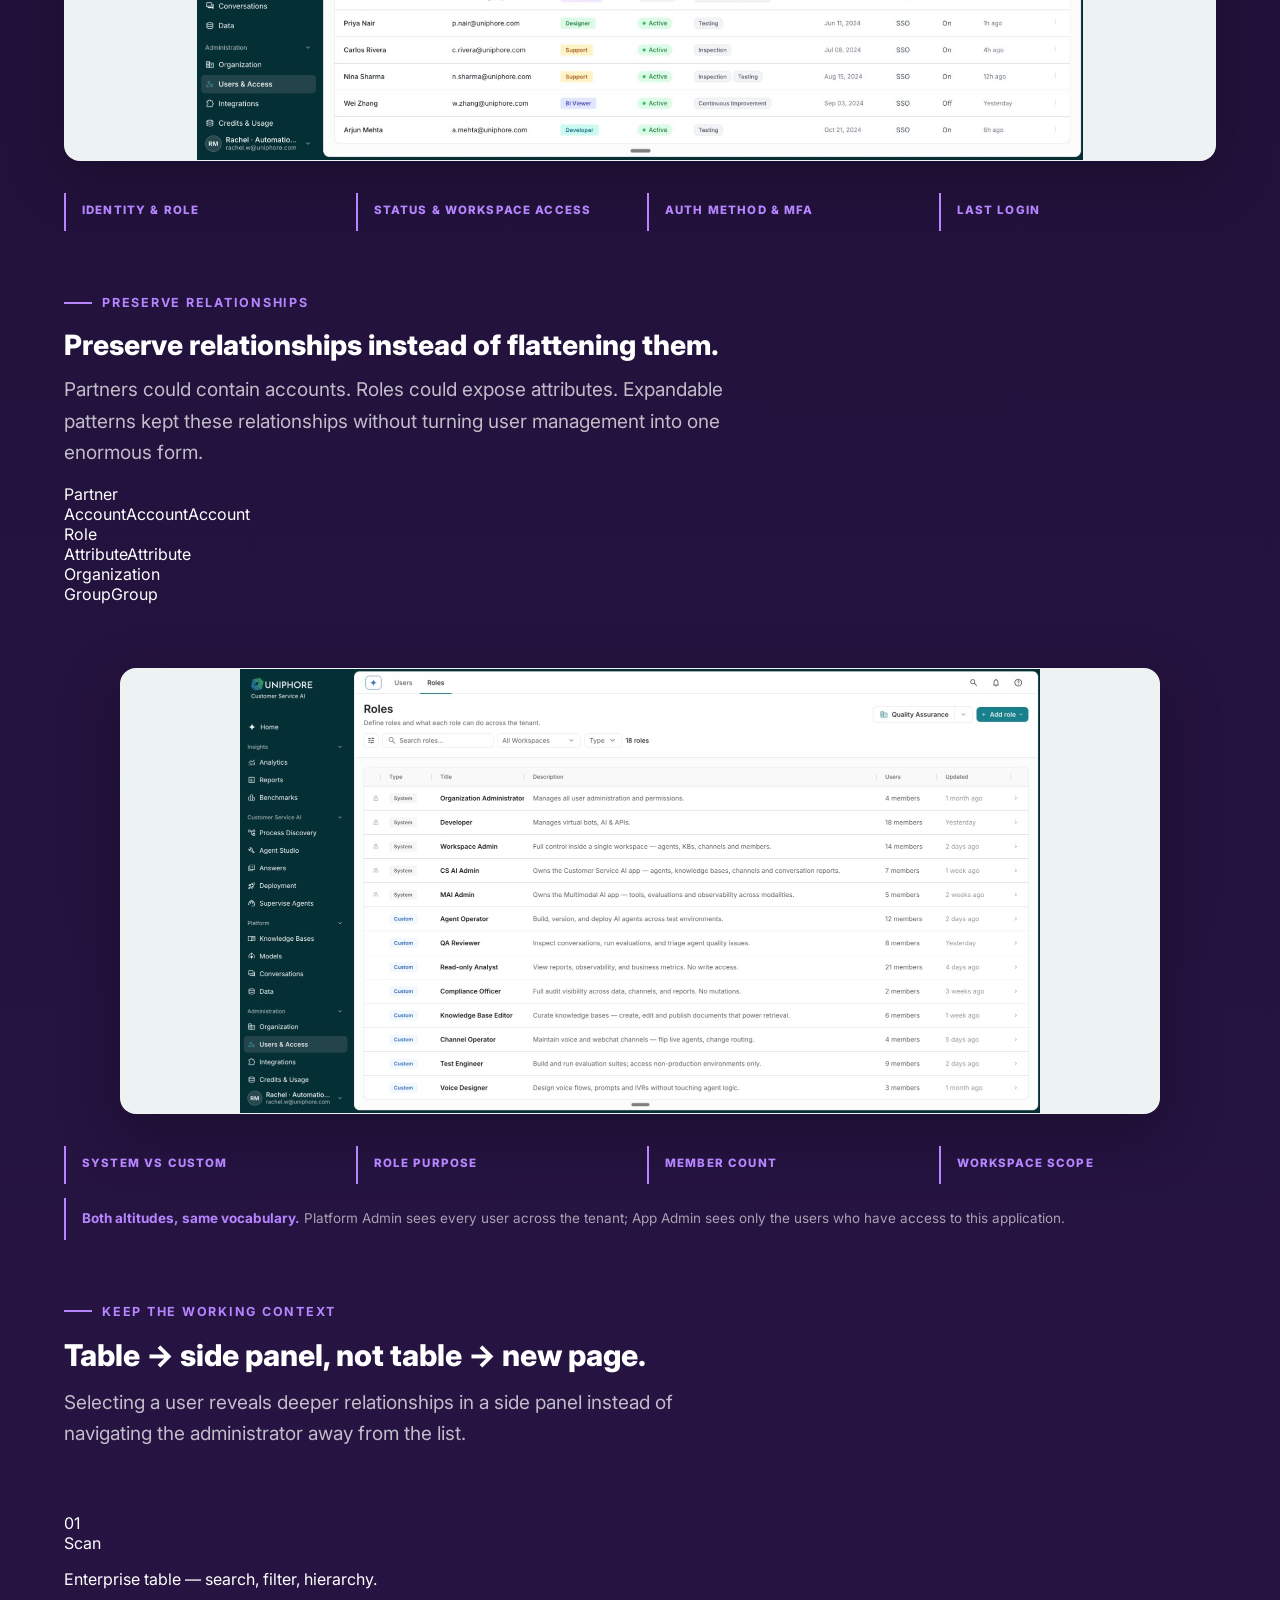
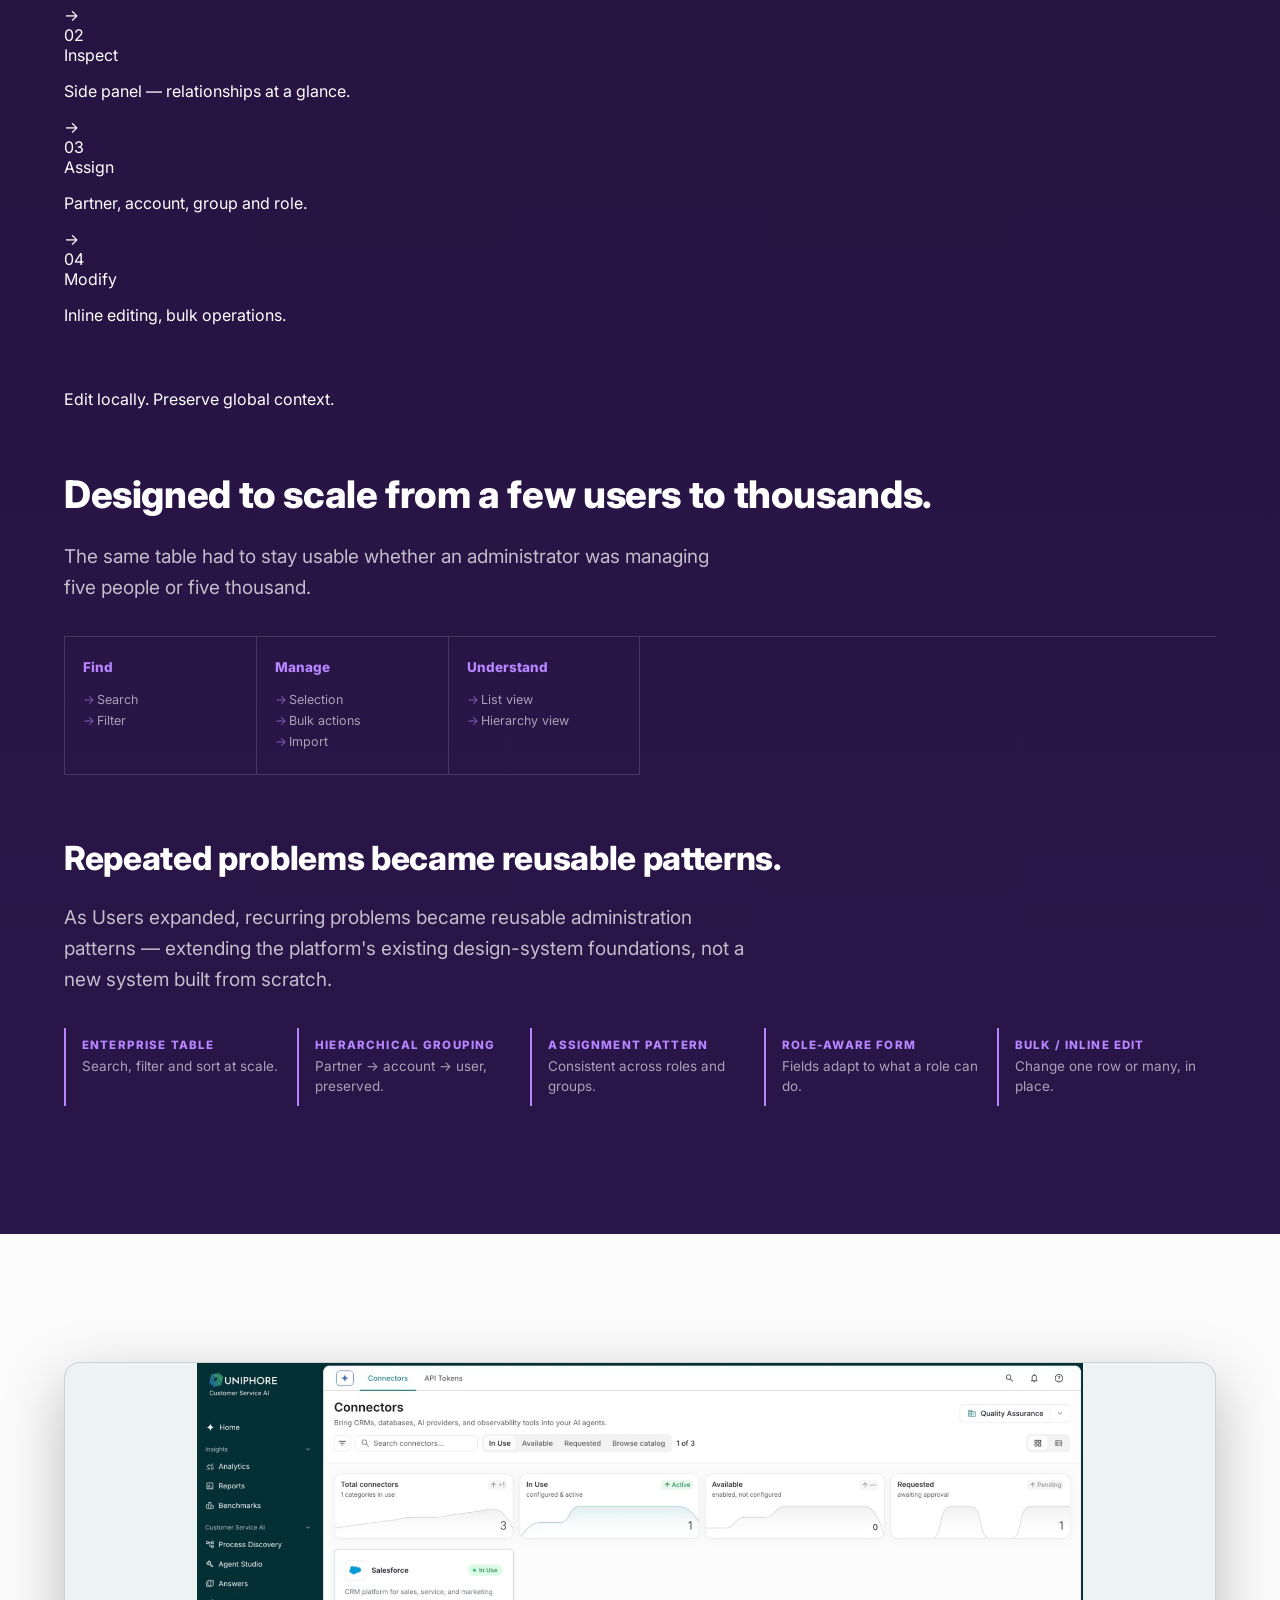
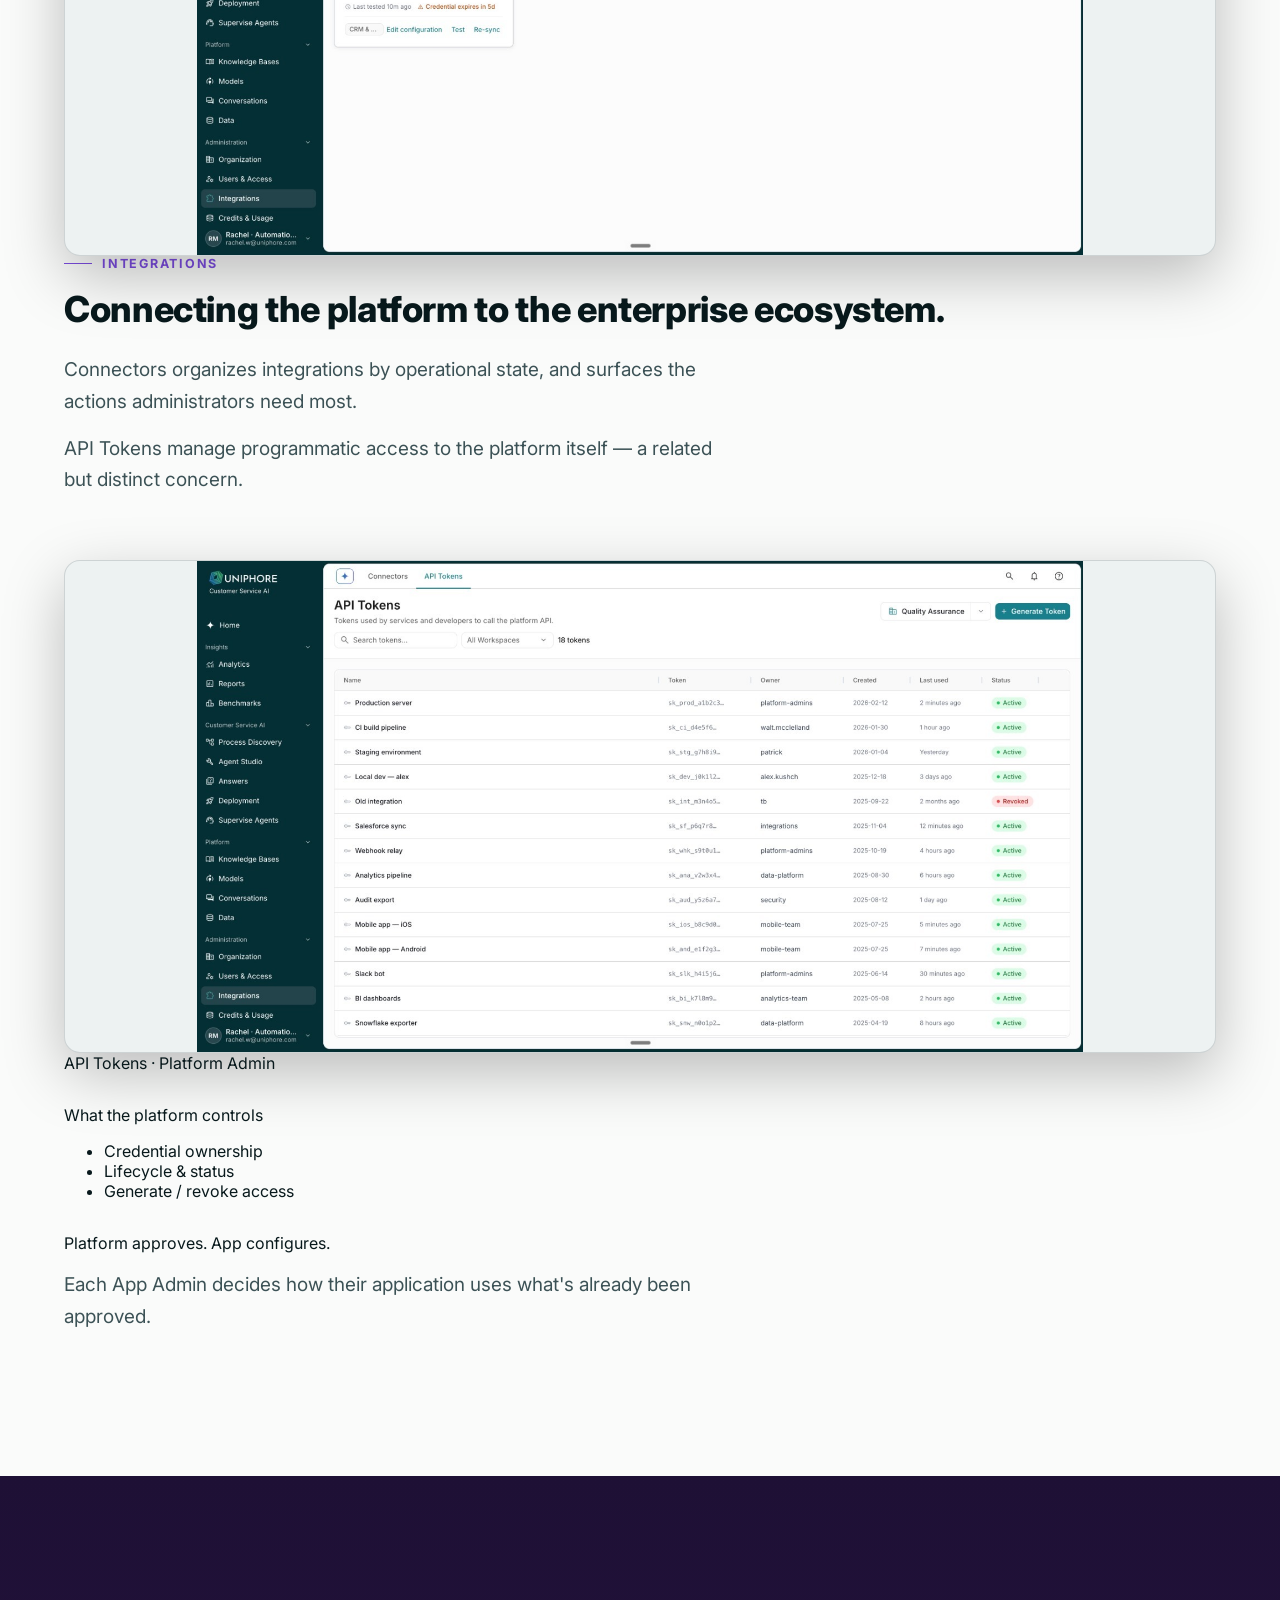
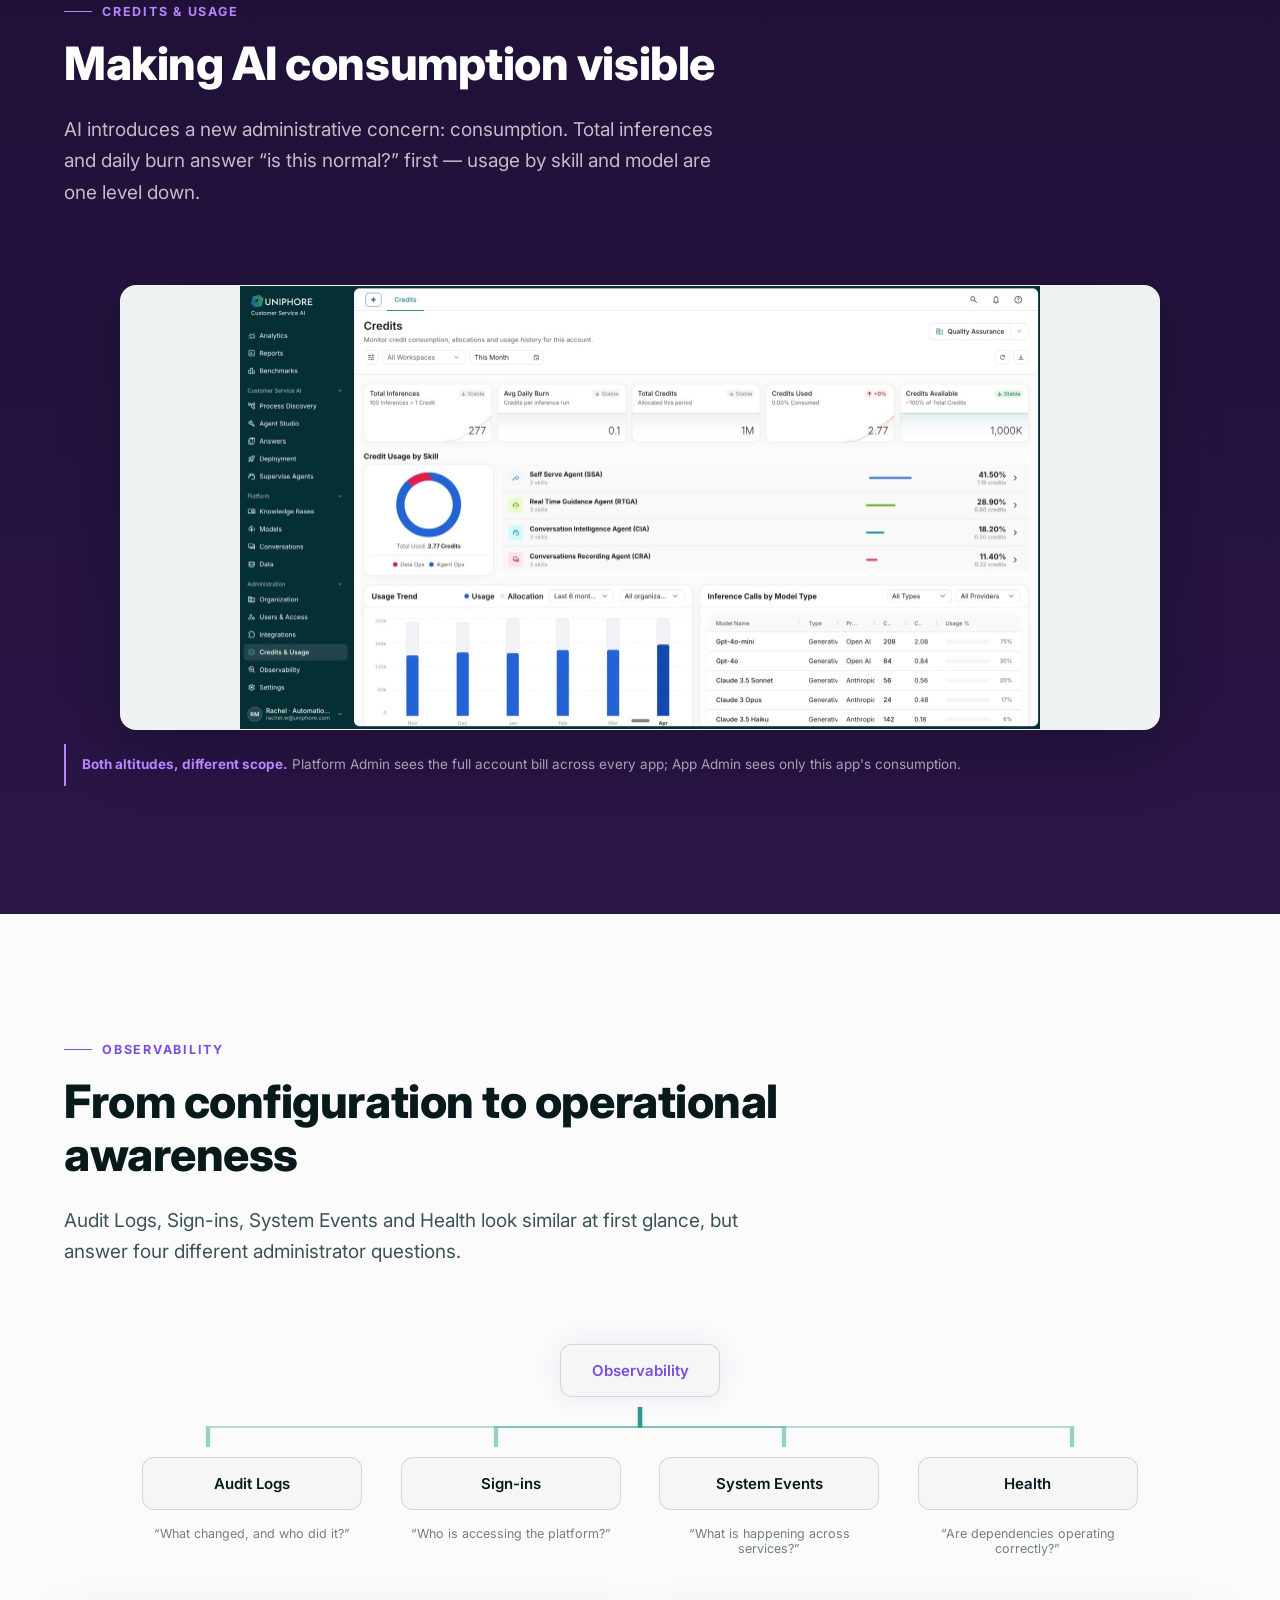
<file: case-study-admin.html>
<!DOCTYPE html>
<html lang="en">
<head>
<meta charset="UTF-8">
<meta name="viewport" content="width=device-width, initial-scale=1.0">
<title>Designing Administration for an Enterprise AI Platform — Case Study</title>
<meta name="description" content="Structuring organization, access, integrations, usage and platform operations into one manageable administration experience. Uniphore, 2025–2026.">
<!-- Favicon -->
<link rel="icon" href="assets/favicon.svg" type="image/svg+xml">
<link rel="icon" href="assets/favicon.ico" sizes="any">
<link rel="apple-touch-icon" href="assets/apple-touch-icon.png">

<!-- Social preview (Open Graph / Twitter). TODO: swap SITE_URL below for the
     real deployed domain once this site has one — social crawlers need an
     absolute URL, a relative path won't resolve for them. -->
<meta property="og:type" content="website">
<meta property="og:title" content="Designing Administration for an Enterprise AI Platform — Case Study">
<meta property="og:description" content="Structuring organization, access, integrations, usage and platform operations into one manageable administration experience. Uniphore, 2025–2026.">
<meta property="og:image" content="https://example.com/assets/og-image.jpg">
<meta property="og:url" content="https://example.com/case-study-admin.html">
<meta name="twitter:card" content="summary_large_image">
<meta name="twitter:title" content="Designing Administration for an Enterprise AI Platform — Case Study">
<meta name="twitter:description" content="Structuring organization, access, integrations, usage and platform operations into one manageable administration experience. Uniphore, 2025–2026.">
<meta name="twitter:image" content="https://example.com/assets/og-image.jpg">
<link rel="stylesheet" href="styles.css">
</head>
<body class="theme-purple">

<header class="site-header">
  <a href="index.html" class="back-link">&larr; Portfolio</a>
  <span class="proj-tag">Administration · Uniphore</span>
</header>

<!-- ============================================================
     HERO — asymmetric, one visual, plain metadata
     ============================================================ -->
<section class="adm-hero">
  <div class="wrap">
    <div class="adm-hero-grid">
      <div>
        <div class="adm-hero-meta">
          <span>Uniphore</span>
          <span>Enterprise AI</span>
          <span>2025&ndash;2026</span>
          <span class="accent">Product Design</span>
        </div>
        <h1 class="adm-hero-title">Designing Administration for an Enterprise AI Platform</h1>
        <p class="adm-hero-sub">From fragmented product controls to a shared administrative model for organization, access, integrations and platform operations.</p>
      </div>
      <div class="adm-hero-visual reveal">
        <div class="shot shot--wide">
          <img src="assets/admin-credits.jpeg" alt="Credits dashboard showing total inferences, daily burn, credit usage by skill and inference calls by model">
        </div>
      </div>
    </div>
  </div>
</section>

<!-- ============================================================
     THE STORY, AT A GLANCE — scannable without reading a word
     ============================================================ -->
<section class="section section--light adm-chapter-wrap" style="padding-top:clamp(32px,4vw,56px);padding-bottom:clamp(32px,4vw,56px);">
  <div class="wrap">
    <div class="adm-narrative">
      <span class="adm-narrative-item">Fragmented</span><span class="adm-narrative-arrow">&rarr;</span>
      <span class="adm-narrative-item">Mapped</span><span class="adm-narrative-arrow">&rarr;</span>
      <span class="adm-narrative-item is-strong">X-Platform</span><span class="adm-narrative-arrow">&rarr;</span>
      <span class="adm-narrative-item is-strong">Users</span><span class="adm-narrative-arrow">&rarr;</span>
      <span class="adm-narrative-item">Architecture evolved</span><span class="adm-narrative-arrow">&rarr;</span>
      <span class="adm-narrative-item is-strong">Platform / App</span><span class="adm-narrative-arrow">&rarr;</span>
      <span class="adm-narrative-item">One mental model</span>
    </div>
  </div>
</section>

<!-- ============================================================
     01 / CONTEXT — the problem, shown before it's explained
     ============================================================ -->
<section class="section section--dark adm-chapter-wrap">
  <div class="wrap">
    <span class="adm-chapter-num">01</span>
    <div class="adm-chapter-label">Context</div>

    <div class="mega-wrap reveal" style="text-align:left;margin:0;">
      <h2 class="mega-statement" style="text-align:left;max-width:820px;">As the platform grew,<br>administration became <span class="accent">a product of its own.</span></h2>
      <p class="mega-sub" style="text-align:left;margin-left:0;max-width:640px;">Self-Serve and Assist were managed through X-Console while other capabilities lived in separate product environments — each with its own vocabulary.</p>
    </div>

    <div class="adm-converge reveal mt-lg">
      <div class="adm-converge-sources">
        <div class="adm-converge-source"><span class="adm-converge-source-name">Self-Serve / Assist</span><span class="adm-converge-source-context">X-Console</span></div>
        <div class="adm-converge-source"><span class="adm-converge-source-name">Capture</span><span class="adm-converge-source-context">Product Admin</span></div>
        <div class="adm-converge-source"><span class="adm-converge-source-name">Analytics</span><span class="adm-converge-source-context">Product Admin</span></div>
        <div class="adm-converge-source"><span class="adm-converge-source-name">Other capabilities</span><span class="adm-converge-source-context">Separate contexts</span></div>
      </div>
      <span class="adm-converge-arrow" aria-hidden="true">&rarr;</span>
      <div class="adm-converge-target">Unified Administration</div>
    </div>

    <div class="adm-compare-lean reveal mt-lg">
      <div>
        <div class="adm-compare-lean-tag">Today</div>
        <div class="adm-compare-lean-title">Each team builds its own admin.</div>
        <ul>
          <li>Different vocabulary, different layouts</li>
          <li>Fragmentation compounds with every new app</li>
        </ul>
      </div>
      <div>
        <div class="adm-compare-lean-tag">Tomorrow</div>
        <div class="adm-compare-lean-title">One mental model. Right scope at every level.</div>
        <ul>
          <li>Platform surfaces tenant-wide concerns</li>
          <li>Each app surfaces its own, in the same vocabulary</li>
        </ul>
      </div>
    </div>
  </div>
</section>

<!-- ============================================================
     MAPPING ADMINISTRATIVE SCOPE
     ============================================================ -->
<section class="section section--light">
  <div class="wrap">
    <div class="adm-split adm-split--5-7">
      <div class="adm-split-sticky">
        <p class="section-kicker">Mapping administrative scope</p>
        <h2 class="section-heading" style="font-size:clamp(26px,3vw,40px);">Group by responsibility, not by system.</h2>
        <p class="section-copy">Administration held very different kinds of tasks. The navigation needed to represent clear responsibilities — not a flat list of configuration pages.</p>
      </div>
      <div class="reveal">
        <div class="shot" style="max-width:280px;">
          <img src="assets/admin-sidebar-nav.png" alt="Administration side navigation showing Organization, Users & Access, Integrations, Credits & Usage, Observability and Settings">
        </div>
      </div>
    </div>

    <div class="ia-grid reveal mt-lg">
      <div class="ia-col">
        <div class="ia-col-title"><span class="cat-dot cat-dot--org"></span>Organization</div>
        <ul><li>Hierarchy</li><li>Sub-organizations</li><li>Workspaces</li><li>Governance</li></ul>
      </div>
      <div class="ia-col">
        <div class="ia-col-title"><span class="cat-dot cat-dot--access"></span>Users &amp; Access</div>
        <ul><li>Users</li><li>Roles</li><li>Permissions</li></ul>
      </div>
      <div class="ia-col">
        <div class="ia-col-title"><span class="cat-dot cat-dot--integrations"></span>Integrations</div>
        <ul><li>Connectors</li><li>API tokens</li></ul>
      </div>
      <div class="ia-col">
        <div class="ia-col-title"><span class="cat-dot cat-dot--usage"></span>Credits &amp; Usage</div>
        <ul><li>Allocation</li><li>Consumption</li><li>Model usage</li></ul>
      </div>
      <div class="ia-col">
        <div class="ia-col-title"><span class="cat-dot cat-dot--observability"></span>Observability</div>
        <ul><li>Audit logs</li><li>Sign-ins</li><li>Events</li><li>Health</li></ul>
      </div>
      <div class="ia-col">
        <div class="ia-col-title"><span class="cat-dot cat-dot--settings"></span>Settings</div>
        <ul><li>Account</li><li>Provisioning</li><li>Applications</li><li>Security</li></ul>
      </div>
    </div>
    <p class="adm-principle mt-lg">Group by the administrator's <span class="accent">responsibility</span> — not by the underlying system.</p>
  </div>
</section>

<!-- ============================================================
     TWO ADMINISTRATORS
     ============================================================ -->
<section class="section section--light">
  <div class="wrap">
    <div class="section-intro">
      <p class="section-kicker">Who this is for</p>
      <h2 class="section-heading">Two people share this experience, at two different altitudes.</h2>
      <p class="section-copy">Designing for both meant giving each the right scope — not the same screen with fewer options switched off.</p>
    </div>

    <div class="persona-grid reveal">
      <div class="persona-card">
        <span class="persona-card-tag">Platform Admin</span>
        <div class="persona-card-title">Manages the platform.</div>
        <p class="persona-card-desc">Owns identity, security and tenant-wide governance. Connects SSO and designates who administers each application.</p>
      </div>
      <div class="persona-card">
        <span class="persona-card-tag">App Admin</span>
        <div class="persona-card-title">Runs an application.</div>
        <p class="persona-card-desc">Designated by the Platform Admin. Configures how one application uses what's already approved and enabled.</p>
      </div>
    </div>

    <div class="compare-table reveal mt-lg">
      <div class="compare-row compare-row--head">
        <div>Admin task</div>
        <div>Platform Admin</div>
        <div>App Admin</div>
      </div>
      <div class="compare-row">
        <div>Set up the organization</div>
        <div><span class="compare-tag">Platform Admin</span>Connect SSO, define hierarchy, designate app admins</div>
        <div class="compare-cell--muted"><span class="compare-tag">App Admin</span>Not at app level</div>
      </div>
      <div class="compare-row">
        <div>Manage users and access</div>
        <div><span class="compare-tag">Platform Admin</span>Sync users via SSO, set platform-wide roles</div>
        <div><span class="compare-tag">App Admin</span>Grant app access, assign app-specific roles</div>
      </div>
      <div class="compare-row">
        <div>Configure tools and apps</div>
        <div><span class="compare-tag">Platform Admin</span>Approve integrations, manage credentials</div>
        <div><span class="compare-tag">App Admin</span>Configure this app's use of approved integrations</div>
      </div>
    </div>

    <p class="adm-principle adm-principle--huge mt-lg" style="margin-left:auto;margin-right:auto;text-align:center;">Set up <span class="accent">once.</span> Configure <span class="accent">per app.</span></p>
    <p class="section-copy center" style="max-width:680px;margin:0 auto;">Two apps can share the same Salesforce connection and still do completely different things with it — one reading support cases, the other reading sales data, off the same credential.</p>
  </div>
</section>

<!-- ============================================================
     ORGANIZATION
     ============================================================ -->
<section class="section section--dark">
  <div class="wrap">
    <div class="section-intro">
      <p class="section-kicker">Organization</p>
      <h2 class="section-heading">Understanding the organization before managing the system</h2>
      <p class="section-copy">The Organization area gives administrators a starting point for understanding the sub-organizations they can manage, before moving into that context.</p>
    </div>

    <div class="reveal">
      <div class="shot shot--full" style="max-width:1040px;margin:0 auto;">
        <img src="assets/admin-suborgs.jpeg" alt="Sub-organizations list showing Claims Management, Sales and IT with workspace count, user count, status and created date">
      </div>
      <div class="adm-figure-caption" style="max-width:1040px;margin:10px auto 0;">Sub-organizations &middot; Platform Admin</div>
    </div>

    <div class="reveal mt-lg">
      <div class="shot shot--full" style="max-width:1040px;margin:0 auto;">
        <img src="assets/admin-org-structure.jpeg" alt="Org Structure screen for Claims Management showing workspaces, admins, credits used and utilization">
      </div>
    </div>

    <div class="flow-horizontal reveal mt-lg">
      <div class="node">Organization</div>
      <div class="arrow-h"></div>
      <div class="node">Sub-organization</div>
      <div class="arrow-h"></div>
      <div class="node">Workspace</div>
      <div class="arrow-h"></div>
      <div class="node node--accent">Users / Resources</div>
    </div>

    <div class="section-intro mt-lg" style="margin-top:clamp(48px,6vw,72px);">
      <p class="section-kicker">Platform vs. app</p>
      <h3 style="font-size:clamp(20px,2.2vw,26px);font-weight:800;margin:0 0 10px;color:inherit;">Does this exist at the app level too? No &mdash; and that's the point.</h3>
    </div>

    <div class="ui-compare reveal">
      <div>
        <div class="ui-panel-label">Platform Admin</div>
        <div class="ui-panel">
          <div class="ui-panel-body">
            <div class="ui-hierarchy-root">Acme Corp <span class="ui-hierarchy-badge">Organization</span></div>
            <div class="ui-hierarchy-children">
              <div class="ui-hierarchy-node">Claims Management &middot; 3 workspaces</div>
              <div class="ui-hierarchy-node">Sales &middot; 2 workspaces</div>
              <div class="ui-hierarchy-node">IT &middot; 4 workspaces</div>
            </div>
          </div>
        </div>
      </div>
      <div>
        <div class="ui-panel-label">App Admin</div>
        <div class="ui-panel ui-panel--empty">
          <div class="ui-panel-body ui-panel-body--empty">
            <div class="ui-empty-mark">&oslash;</div>
            <div class="ui-empty-title">Not at app level</div>
            <p class="ui-empty-desc">An app doesn't define how the customer organizes itself.</p>
          </div>
        </div>
      </div>
    </div>
    <p class="adm-principle mt-md" style="text-align:center;">Organization is <span class="accent">platform-only.</span> Apps inherit the tenant structure but don&rsquo;t define it.</p>
  </div>
</section>

<!-- ============================================================
     GOVERNANCE
     ============================================================ -->
<section class="section section--light">
  <div class="wrap">
    <div class="adm-split adm-split--4-8">
      <div>
        <p class="section-kicker">Governance</p>
        <h2 class="section-heading" style="font-size:clamp(24px,2.8vw,36px);">Governing what AI is allowed to do.</h2>
        <p class="section-copy">As AI systems take actions, some require human review. The HITL queue surfaces high-risk actions that need approval or rejection.</p>
      </div>
      <div class="reveal">
        <div class="shot shot--full">
          <img src="assets/admin-governance-hitl.jpeg" alt="HITL Queue showing pending approvals with agent, risk level, reason and approve/reject actions">
        </div>
        <div class="annotation-row annotation-row--five mt-md">
          <div class="annotation-card"><div class="a-tag">PENDING</div></div>
          <div class="annotation-card"><div class="a-tag">RISK LEVEL</div></div>
          <div class="annotation-card"><div class="a-tag">AGENT</div></div>
          <div class="annotation-card"><div class="a-tag">REASON</div></div>
          <div class="annotation-card"><div class="a-tag">APPROVE / REJECT</div></div>
        </div>
        <div class="persona-note"><strong>Platform Admin only.</strong> Governance policy is set once, tenant-wide.</div>
      </div>
    </div>
  </div>
</section>

<!-- ============================================================
     02 / USERS — the major chapter
     ============================================================ -->
<section class="section section--dark adm-chapter-wrap">
  <div class="wrap">
    <span class="adm-chapter-num">02</span>
    <div class="adm-chapter-label">X-Platform / Users</div>

    <div class="section-intro">
      <h2 class="section-heading" style="font-size:clamp(34px,4.6vw,58px);">One user.<br>Multiple scopes.</h2>
      <p class="section-copy">The challenge wasn't displaying users. A person could be connected to partners, accounts, groups, roles and attributes — while the administrator managing them operated at a different level of authority.</p>
    </div>

    <div class="adm-question-set reveal">
      <span>Who am I <span class="mute">managing?</span></span>
      <span>Where do they <span class="mute">have access?</span></span>
      <span>What are they allowed <span class="mute">to do there?</span></span>
    </div>

    <div class="scope-diagram reveal mt-lg">
      <div class="scope-col">
        <div class="scope-col-title">Super Admin</div>
        <div class="scope-level"><span class="scope-level-name">Partners</span><span class="scope-tag scope-tag--see">Can see</span></div>
        <div class="scope-level"><span class="scope-level-name">Accounts</span><span class="scope-tag scope-tag--assign">Can assign</span></div>
        <div class="scope-level"><span class="scope-level-name">Users</span><span class="scope-tag scope-tag--modify">Can modify</span></div>
      </div>
      <div class="scope-col">
        <div class="scope-col-title">Partner Admin</div>
        <div class="scope-level scope-level--outside"><span class="scope-level-name">Other partners</span><span class="scope-tag scope-tag--outside">Outside scope</span></div>
        <div class="scope-level"><span class="scope-level-name">Accounts</span><span class="scope-tag scope-tag--assign">Can assign</span></div>
        <div class="scope-level"><span class="scope-level-name">Users</span><span class="scope-tag scope-tag--modify">Can modify</span></div>
      </div>
      <div class="scope-col">
        <div class="scope-col-title">Account Admin</div>
        <div class="scope-level scope-level--outside"><span class="scope-level-name">Other accounts</span><span class="scope-tag scope-tag--outside">Outside scope</span></div>
        <div class="scope-level"><span class="scope-level-name">Users</span><span class="scope-tag scope-tag--modify">Can modify</span></div>
        <div class="scope-level"><span class="scope-level-name">Roles / Groups / Attributes</span><span class="scope-tag scope-tag--assign">Can assign</span></div>
      </div>
    </div>

    <p class="adm-quote reveal mt-lg">Access wasn't binary. What administrators could see and change depended on where they were operating in the organization.</p>

    <div class="reveal mt-lg">
      <div class="shot shot--full">
        <img src="assets/admin-users.jpeg" alt="X-Platform Users table with identity, role, status, workspace access, authentication method, MFA and last login">
      </div>
      <div class="annotation-row mt-md">
        <div class="annotation-card"><div class="a-tag">IDENTITY &amp; ROLE</div></div>
        <div class="annotation-card"><div class="a-tag">STATUS &amp; WORKSPACE ACCESS</div></div>
        <div class="annotation-card"><div class="a-tag">AUTH METHOD &amp; MFA</div></div>
        <div class="annotation-card"><div class="a-tag">LAST LOGIN</div></div>
      </div>
    </div>

    <div class="adm-split adm-split--5-7 mt-lg">
      <div class="reveal">
        <p class="section-kicker">Preserve relationships</p>
        <h3 style="font-size:clamp(20px,2.2vw,28px);font-weight:800;margin:0 0 12px;">Preserve relationships instead of flattening them.</h3>
        <p class="section-copy">Partners could contain accounts. Roles could expose attributes. Expandable patterns kept these relationships without turning user management into one enormous form.</p>
      </div>
      <div class="adm-tree reveal">
        <div>
          <div class="adm-tree-root">Partner</div>
          <div class="adm-tree-children"><span>Account</span><span>Account</span><span>Account</span></div>
        </div>
        <div>
          <div class="adm-tree-root">Role</div>
          <div class="adm-tree-children"><span>Attribute</span><span>Attribute</span></div>
        </div>
        <div>
          <div class="adm-tree-root">Organization</div>
          <div class="adm-tree-children"><span>Group</span><span>Group</span></div>
        </div>
      </div>
    </div>

    <div class="reveal mt-lg">
      <div class="shot shot--full" style="max-width:1040px;margin:0 auto;">
        <img src="assets/admin-roles.jpeg" alt="Roles table showing system vs custom roles, purpose, member count and last updated">
      </div>
      <div class="annotation-row mt-md">
        <div class="annotation-card"><div class="a-tag">SYSTEM VS CUSTOM</div></div>
        <div class="annotation-card"><div class="a-tag">ROLE PURPOSE</div></div>
        <div class="annotation-card"><div class="a-tag">MEMBER COUNT</div></div>
        <div class="annotation-card"><div class="a-tag">WORKSPACE SCOPE</div></div>
      </div>
      <div class="persona-note"><strong>Both altitudes, same vocabulary.</strong> Platform Admin sees every user across the tenant; App Admin sees only the users who have access to this application.</div>
    </div>

    <div class="reveal mt-lg">
      <p class="section-kicker">Keep the working context</p>
      <h3 style="font-size:clamp(22px,2.4vw,30px);font-weight:800;margin:0 0 14px;">Table &rarr; side panel, not table &rarr; new page.</h3>
      <p class="section-copy">Selecting a user reveals deeper relationships in a side panel instead of navigating the administrator away from the list.</p>
      <div class="adm-workflow mt-lg">
        <div class="adm-workflow-step"><span class="adm-workflow-num">01</span><div class="adm-workflow-title">Scan</div><p>Enterprise table &mdash; search, filter, hierarchy.</p></div>
        <div class="adm-workflow-arrow">&rarr;</div>
        <div class="adm-workflow-step"><span class="adm-workflow-num">02</span><div class="adm-workflow-title">Inspect</div><p>Side panel &mdash; relationships at a glance.</p></div>
        <div class="adm-workflow-arrow">&rarr;</div>
        <div class="adm-workflow-step"><span class="adm-workflow-num">03</span><div class="adm-workflow-title">Assign</div><p>Partner, account, group and role.</p></div>
        <div class="adm-workflow-arrow">&rarr;</div>
        <div class="adm-workflow-step"><span class="adm-workflow-num">04</span><div class="adm-workflow-title">Modify</div><p>Inline editing, bulk operations.</p></div>
      </div>
      <p class="adm-principle mt-lg">Edit <span class="accent">locally.</span> Preserve <span class="accent">global context.</span></p>
    </div>

    <div class="reveal mt-lg">
      <h3 class="section-heading" style="font-size:clamp(26px,3vw,38px);">Designed to scale from a few users to thousands.</h3>
      <p class="section-copy">The same table had to stay usable whether an administrator was managing five people or five thousand.</p>
      <div class="ia-grid ia-grid--three mt-md">
        <div class="ia-col">
          <div class="ia-col-title">Find</div>
          <ul><li>Search</li><li>Filter</li></ul>
        </div>
        <div class="ia-col">
          <div class="ia-col-title">Manage</div>
          <ul><li>Selection</li><li>Bulk actions</li><li>Import</li></ul>
        </div>
        <div class="ia-col">
          <div class="ia-col-title">Understand</div>
          <ul><li>List view</li><li>Hierarchy view</li></ul>
        </div>
      </div>
    </div>

    <div class="reveal mt-lg">
      <h3 class="section-heading" style="font-size:clamp(22px,2.6vw,34px);">Repeated problems became reusable patterns.</h3>
      <p class="section-copy">As Users expanded, recurring problems became reusable administration patterns &mdash; extending the platform's existing design-system foundations, not a new system built from scratch.</p>
      <div class="annotation-row annotation-row--five mt-md">
        <div class="annotation-card"><div class="a-tag">ENTERPRISE TABLE</div><div class="a-desc">Search, filter and sort at scale.</div></div>
        <div class="annotation-card"><div class="a-tag">HIERARCHICAL GROUPING</div><div class="a-desc">Partner &rarr; account &rarr; user, preserved.</div></div>
        <div class="annotation-card"><div class="a-tag">ASSIGNMENT PATTERN</div><div class="a-desc">Consistent across roles and groups.</div></div>
        <div class="annotation-card"><div class="a-tag">ROLE-AWARE FORM</div><div class="a-desc">Fields adapt to what a role can do.</div></div>
        <div class="annotation-card"><div class="a-tag">BULK / INLINE EDIT</div><div class="a-desc">Change one row or many, in place.</div></div>
      </div>
    </div>
  </div>
</section>

<!-- ============================================================
     INTEGRATIONS
     ============================================================ -->
<section class="section section--light">
  <div class="wrap">
    <div class="adm-split adm-split--7-5">
      <div class="reveal">
        <div class="shot shot--full">
          <img src="assets/admin-connectors.jpeg" alt="Connectors screen showing In Use, Available and Requested integrations with Salesforce configuration, test and re-sync actions">
        </div>
      </div>
      <div class="adm-split-sticky">
        <p class="section-kicker">Integrations</p>
        <h2 class="section-heading" style="font-size:clamp(24px,2.8vw,36px);">Connecting the platform to the enterprise ecosystem.</h2>
        <p class="section-copy">Connectors organizes integrations by operational state, and surfaces the actions administrators need most.</p>
        <p class="section-copy">API Tokens manage programmatic access to the platform itself &mdash; a related but distinct concern.</p>
      </div>
    </div>

    <div class="reveal mt-lg">
      <div class="shot shot--full">
        <img src="assets/admin-api-tokens.jpeg" alt="API Tokens table showing name, owner, creation date, last used and status">
      </div>
      <div class="adm-figure-caption">API Tokens &middot; Platform Admin</div>
      <div class="mt-md">
        <div class="adm-callout-label">What the platform controls</div>
        <ul class="adm-callout-list">
          <li>Credential ownership</li>
          <li>Lifecycle &amp; status</li>
          <li>Generate / revoke access</li>
        </ul>
      </div>
      <p class="adm-principle mt-md">Platform <span class="accent">approves.</span> App <span class="accent">configures.</span></p>
      <p class="section-copy">Each App Admin decides how their application uses what's already been approved.</p>
    </div>
  </div>
</section>

<!-- ============================================================
     CREDITS & USAGE
     ============================================================ -->
<section class="section section--dark">
  <div class="wrap">
    <div class="section-intro">
      <p class="section-kicker">Credits &amp; usage</p>
      <h2 class="section-heading">Making AI consumption visible</h2>
      <p class="section-copy">AI introduces a new administrative concern: consumption. Total inferences and daily burn answer &ldquo;is this normal?&rdquo; first &mdash; usage by skill and model are one level down.</p>
    </div>

    <div class="reveal">
      <div class="shot shot--full" style="max-width:1040px;margin:0 auto;">
        <img src="assets/admin-credits.jpeg" alt="Credits dashboard showing total inferences, average daily burn, total credits, credits used, credit usage by skill, usage trend and inference calls by model type">
      </div>
      <div class="persona-note"><strong>Both altitudes, different scope.</strong> Platform Admin sees the full account bill across every app; App Admin sees only this app's consumption.</div>
    </div>
  </div>
</section>

<!-- ============================================================
     OBSERVABILITY
     ============================================================ -->
<section class="section section--light">
  <div class="wrap">
    <div class="section-intro">
      <p class="section-kicker">Observability</p>
      <h2 class="section-heading">From configuration to operational awareness</h2>
      <p class="section-copy">Audit Logs, Sign-ins, System Events and Health look similar at first glance, but answer four different administrator questions.</p>
    </div>

    <div class="branch-diagram reveal">
      <div class="node node--accent" style="margin-bottom:10px;">Observability</div>
      <div class="branch-connector">
        <svg viewBox="0 0 400 40" preserveAspectRatio="none">
          <path d="M200,0 L200,20 L50,20 L50,40" stroke="rgba(10,140,125,0.4)" stroke-width="1.5" fill="none"/>
          <path d="M200,0 L200,20 L150,20 L150,40" stroke="rgba(10,140,125,0.4)" stroke-width="1.5" fill="none"/>
          <path d="M200,0 L200,20 L250,20 L250,40" stroke="rgba(10,140,125,0.4)" stroke-width="1.5" fill="none"/>
          <path d="M200,0 L200,20 L350,20 L350,40" stroke="rgba(10,140,125,0.4)" stroke-width="1.5" fill="none"/>
        </svg>
      </div>
      <div class="branch-split branch-split--four">
        <div class="branch-col"><div class="node" style="width:100%;margin-bottom:12px;">Audit Logs</div><div class="node-sub" style="text-align:center;">&ldquo;What changed, and who did it?&rdquo;</div></div>
        <div class="branch-col"><div class="node" style="width:100%;margin-bottom:12px;">Sign-ins</div><div class="node-sub" style="text-align:center;">&ldquo;Who is accessing the platform?&rdquo;</div></div>
        <div class="branch-col"><div class="node" style="width:100%;margin-bottom:12px;">System Events</div><div class="node-sub" style="text-align:center;">&ldquo;What is happening across services?&rdquo;</div></div>
        <div class="branch-col"><div class="node" style="width:100%;margin-bottom:12px;">Health</div><div class="node-sub" style="text-align:center;">&ldquo;Are dependencies operating correctly?&rdquo;</div></div>
      </div>
    </div>

    <div class="placeholder-group placeholder-group--duo mt-lg reveal">
      <div class="shot shot--wide"><img src="assets/admin-audit-logs.jpeg" alt="Audit Logs showing timestamp, operation, summary, status, latency and user"></div>
      <div class="shot shot--wide"><img src="assets/admin-signins.jpeg" alt="Sign-ins showing successful, failed and risky authentication events with provider, location and device"></div>
    </div>
    <div class="placeholder-group placeholder-group--duo mt-md reveal">
      <div class="shot shot--wide"><img src="assets/admin-system-events.jpeg" alt="System Events showing source, event, and severity across platform services"></div>
      <div class="shot shot--wide"><img src="assets/admin-health.jpeg" alt="Health screen showing identity providers, provisioning, connectors and model providers as healthy, degraded or down"></div>
    </div>
    <div class="persona-note mt-md"><strong>Same data, different filter.</strong> All four exist at both altitudes &mdash; tenant-wide for the Platform Admin, scoped to one app for the App Admin.</div>
  </div>
</section>

<!-- ============================================================
     SETTINGS
     ============================================================ -->
<section class="section section--dark">
  <div class="wrap">
    <div class="section-intro">
      <p class="section-kicker">Settings</p>
      <h2 class="section-heading">Cross-cutting configuration, kept separate from daily administration</h2>
      <p class="section-copy">Grouped into Account, Provisioning, Applications, and Data &amp; Security &mdash; platform-level configuration that affects multiple areas at once.</p>
    </div>

    <div class="placeholder-group placeholder-group--duo reveal">
      <div>
        <div class="shot shot--wide"><img src="assets/admin-settings-account.jpeg" alt="Settings Account tab showing sub-organization profile"></div>
        <div class="iter-note" style="color:rgba(255,255,255,0.6);border-color:var(--line-dark);">Account &mdash; organization profile and account-level information.</div>
      </div>
      <div>
        <div class="shot shot--wide"><img src="assets/admin-provisioning-top.png" alt="Provisioning tab showing SCIM, AD Sync and Manual Provisioning identity source options"></div>
        <div class="iter-note" style="color:rgba(255,255,255,0.6);border-color:var(--line-dark);">Provisioning &mdash; how users sync with the platform, via SCIM, AD Sync or manual invites.</div>
      </div>
    </div>
    <div class="placeholder-group placeholder-group--duo mt-md reveal">
      <div>
        <div class="shot shot--wide"><img src="assets/admin-settings-applications.jpeg" alt="Settings Applications tab showing enabled AI applications"></div>
        <div class="iter-note" style="color:rgba(255,255,255,0.6);border-color:var(--line-dark);">Applications &mdash; which AI applications are enabled for the organization.</div>
      </div>
      <div>
        <div class="shot shot--wide"><img src="assets/admin-settings-data-security.jpeg" alt="Settings Data & Security tab showing data residency, retention and encryption"></div>
        <div class="iter-note" style="color:rgba(255,255,255,0.6);border-color:var(--line-dark);">Data &amp; Security &mdash; residency, retention and encryption configuration.</div>
      </div>
    </div>
    <div class="persona-note mt-lg"><strong>Platform shapes the tenant, app shapes itself.</strong> An App Admin's settings apply only to their own application.</div>
  </div>
</section>

<!-- ============================================================
     THE SYSTEM, AS A STRUCTURE
     ============================================================ -->
<section class="section section--light">
  <div class="wrap">
    <div class="section-intro">
      <p class="section-kicker">The system behind the screens</p>
      <h2 class="section-heading">Different tasks. One administrative mental model.</h2>
    </div>

    <div class="adm-arch-grid reveal">
      <div class="adm-arch-cell" tabindex="0">
        <span class="adm-arch-num">01</span>
        <div class="adm-arch-title">Organization</div>
        <div class="adm-arch-sub">Structure</div>
        <p class="adm-arch-desc">Sub-orgs, workspaces, governance.</p>
      </div>
      <div class="adm-arch-cell" tabindex="0">
        <span class="adm-arch-num">02</span>
        <div class="adm-arch-title">Users &amp; Access</div>
        <div class="adm-arch-sub">Participation</div>
        <p class="adm-arch-desc">Users, roles, permissions.</p>
      </div>
      <div class="adm-arch-cell" tabindex="0">
        <span class="adm-arch-num">03</span>
        <div class="adm-arch-title">Integrations</div>
        <div class="adm-arch-sub">Connections</div>
        <p class="adm-arch-desc">Connectors, API tokens.</p>
      </div>
      <div class="adm-arch-cell" tabindex="0">
        <span class="adm-arch-num">04</span>
        <div class="adm-arch-title">Credit &amp; Usage</div>
        <div class="adm-arch-sub">Consumption</div>
        <p class="adm-arch-desc">Allocation, usage, models.</p>
      </div>
      <div class="adm-arch-cell" tabindex="0">
        <span class="adm-arch-num">05</span>
        <div class="adm-arch-title">Observability</div>
        <div class="adm-arch-sub">Operations</div>
        <p class="adm-arch-desc">Audit, access, events, health.</p>
      </div>
      <div class="adm-arch-cell" tabindex="0">
        <span class="adm-arch-num">06</span>
        <div class="adm-arch-title">Settings</div>
        <div class="adm-arch-sub">Configuration</div>
        <p class="adm-arch-desc">Account, provisioning, security.</p>
      </div>
    </div>

    <p class="section-copy center mt-lg" style="max-width:680px;margin-left:auto;margin-right:auto;">Not simply configuration screens under an &ldquo;Admin&rdquo; label &mdash; a predictable way to know where a responsibility belongs.</p>
  </div>
</section>

<!-- ============================================================
     03 / EVOLUTION — the major architectural break
     ============================================================ -->
<section class="section section--dark adm-chapter-wrap" style="padding-top:clamp(100px,12vw,170px);padding-bottom:clamp(80px,10vw,140px);">
  <div class="wrap">
    <span class="adm-chapter-num">03</span>
    <div class="adm-chapter-label">Platform evolution</div>

    <h2 class="mega-statement reveal" style="text-align:left;max-width:820px;">X-Platform wasn't the <span class="accent">end state.</span></h2>

    <div class="adm-narrative reveal mt-lg">
      <span class="adm-narrative-item">Product-specific Admin</span><span class="adm-narrative-arrow">&rarr;</span>
      <span class="adm-narrative-item is-strong">X-Platform</span><span class="adm-narrative-arrow">&rarr;</span>
      <span class="adm-narrative-item is-strong">BAIS / BAIC</span>
    </div>

    <div class="adm-split adm-split--eq reveal mt-lg">
      <div>
        <div class="adm-versus-label">X-Platform asked</div>
        <p class="section-copy" style="font-size:19px;">&ldquo;How do we bring administration into one place?&rdquo;</p>
      </div>
      <div>
        <div class="adm-versus-label">BAIS / BAIC asks</div>
        <p class="section-copy" style="font-size:19px;">&ldquo;How should administration work across a platform and its applications?&rdquo;</p>
      </div>
    </div>

    <div class="reveal mt-lg">
      <div class="shot shot--full">
        <img src="assets/admin-baic-evolution.png" alt="BAIC diagram: today's fragmented per-product admin versus tomorrow's one shared mental model with the right scope at every level">
      </div>
      <div class="adm-figure-caption">Today vs. tomorrow &middot; BAIC</div>
    </div>
  </div>
</section>

<!-- ============================================================
     CONNECTING USERS TO BAIC — the strongest bridge
     ============================================================ -->
<section class="section section--dark">
  <div class="wrap">
    <div class="section-intro">
      <p class="section-kicker">Same model, different scope</p>
      <h2 class="section-heading">From user-level scope to platform-level scope.</h2>
      <p class="section-copy">I initially worked through administrative scope at the level of individual users, roles and permissions. As the architecture evolved, that same question became larger: which responsibilities belong to the platform, and which belong to the application?</p>
    </div>

    <div class="diagram reveal" style="gap:16px;">
      <div class="shot shot--full" style="max-width:440px;">
        <img src="assets/admin-users.jpeg" alt="Earlier X-Platform Users work: identity, role, status, workspace access, auth method and last login">
      </div>
      <div class="arrow-v"></div>
      <div style="font-size:12.5px;font-weight:800;letter-spacing:0.08em;text-transform:uppercase;color:var(--cyan);text-align:center;">User-level scope &rarr; platform-level scope</div>
      <div class="arrow-v"></div>
    </div>

    <div class="reveal">
      <div class="shot shot--full">
        <img src="assets/admin-baic-users-access.png" alt="BAIC Users & Access, side by side: BAIC shows every user across the tenant, CSAI shows only the users with access to that application — same page name, same vocabulary, different scope">
      </div>
      <div class="adm-figure-caption">Users &amp; Access &middot; Platform vs. App</div>
      <p class="adm-principle mt-md" style="margin-left:auto;margin-right:auto;text-align:center;">Same concept. <span class="accent">Different scope.</span></p>
    </div>

    <div class="persona-grid persona-grid--three reveal mt-lg">
      <div>
        <div class="shot shot--wide"><img src="assets/admin-baic-integrations.png" alt="BAIC Integrations: platform approves the catalog and credentials, the app configures how it uses what's approved"></div>
        <p class="section-copy" style="font-size:13.5px;margin-top:10px;">Platform approves the catalog. App configures how it's used.</p>
      </div>
      <div>
        <div class="shot shot--wide"><img src="assets/admin-baic-credit-usage.png" alt="BAIC Credit & Usage: platform sees the full bill across every app, the app sees only its own consumption and budgets"></div>
        <p class="section-copy" style="font-size:13.5px;margin-top:10px;">Platform sees the full bill. App sees its own consumption.</p>
      </div>
      <div>
        <div class="shot shot--wide"><img src="assets/admin-baic-observability.png" alt="BAIC Observability: platform audit log shows tenant-wide activity, the app's audit log shows only its own scoped activity"></div>
        <p class="section-copy" style="font-size:13.5px;margin-top:10px;">Same underlying data. Different filter.</p>
      </div>
    </div>
  </div>
</section>

<!-- ============================================================
     LATEST ADMIN MODEL
     ============================================================ -->
<section class="section section--light">
  <div class="wrap">
    <div class="section-intro">
      <p class="section-kicker">Latest admin model</p>
      <h2 class="section-heading">Two levels of control. One shared structure.</h2>
      <p class="section-copy">A Platform Admin who manages the tenant, and an App Admin who runs one application inside it &mdash; each with the same core jobs, at a different altitude.</p>
    </div>
    <div class="reveal">
      <div class="shot shot--full">
        <img src="assets/admin-baic-platform-vs-app.png" alt="BAIC comparison table: Platform Admin manages the platform and owns identity, security and tenant-wide governance, while App Admin runs one application and is designated by the Platform Admin">
      </div>
      <div class="adm-figure-caption">Platform Admin vs. App Admin &middot; BAIC</div>
    </div>
    <p class="adm-principle adm-principle--huge mt-lg" style="margin-left:auto;margin-right:auto;text-align:center;">Set up <span class="accent">once.</span> Configure <span class="accent">per app.</span></p>
  </div>
</section>

<!-- ============================================================
     RESPONSIBILITY-BASED IA
     ============================================================ -->
<section class="section section--dark">
  <div class="wrap">
    <p class="section-kicker">Responsibility-based IA</p>
    <p class="adm-principle adm-principle--huge">&ldquo;Group by the administrator's responsibility &mdash; <span class="accent">not by the underlying system.</span>&rdquo;</p>
    <div class="adm-narrative reveal mt-md">
      <span class="adm-narrative-item">Structure</span><span class="adm-narrative-arrow">&rarr;</span>
      <span class="adm-narrative-item">Access</span><span class="adm-narrative-arrow">&rarr;</span>
      <span class="adm-narrative-item">Connections</span><span class="adm-narrative-arrow">&rarr;</span>
      <span class="adm-narrative-item">Consumption</span><span class="adm-narrative-arrow">&rarr;</span>
      <span class="adm-narrative-item">Operations</span><span class="adm-narrative-arrow">&rarr;</span>
      <span class="adm-narrative-item">Configuration</span>
    </div>
    <div class="reveal mt-lg">
      <div class="shot shot--full">
        <img src="assets/admin-baic-ia-structure.png" alt="BAIC's six administration sections — Organization, Users & Access, Integrations, Credit & Usage, Observability, Settings — mapped across Platform Admin and App Admin scope">
      </div>
      <div class="adm-figure-caption">Six sections &middot; mapped across both altitudes</div>
    </div>
  </div>
</section>

<!-- ============================================================
     08 / CONTRIBUTION
     ============================================================ -->
<section class="section section--dark adm-chapter-wrap">
  <div class="wrap">
    <span class="adm-chapter-num">08</span>
    <div class="adm-chapter-label">Contribution</div>
    <div class="section-intro">
      <h2 class="section-heading">My work moved across three layers.</h2>
      <p class="section-copy">I worked hands-on across detailed interaction design while contributing to the broader administration model as the platform architecture evolved.</p>
    </div>

    <div class="adm-layers reveal">
      <div>
        <div class="adm-layer-label">System</div>
        <ul class="adm-layer-list">
          <li>Information architecture</li>
          <li>Capability mapping</li>
          <li>Platform / application model</li>
        </ul>
      </div>
      <div>
        <div class="adm-layer-label">Experience</div>
        <ul class="adm-layer-list">
          <li>Users &amp; Access</li>
          <li>Administration workflows</li>
          <li>Permissions / relationships</li>
          <li>Configuration</li>
        </ul>
      </div>
      <div>
        <div class="adm-layer-label">Foundation</div>
        <ul class="adm-layer-list">
          <li>Tables &amp; side panels</li>
          <li>Assignment patterns</li>
          <li>Hierarchy</li>
          <li>Bulk workflows</li>
          <li>Reusable components</li>
        </ul>
      </div>
    </div>
  </div>
</section>

<!-- ============================================================
     CLOSING
     ============================================================ -->
<div class="closing closing--manifest reveal">
  <div class="closing-manifest-inner">
    <div class="closing-eyebrow">The architecture changed. The need for clarity didn't.</div>
    <div class="closing-manifest-statement">A technically complex platform, made <span class="accent">understandable.</span></div>
    <div class="closing-manifest-chips">
      <span>Organization</span>
      <span>Access</span>
      <span>Integrations</span>
      <span>Usage</span>
      <span>Observability</span>
    </div>
    <p class="closing-final">Across each generation, the challenge wasn't removing complexity &mdash; it was deciding where that complexity should live, when it should appear, and how much context an administrator needed to understand it.</p>
  </div>
</div>

<footer class="site-footer">
  <div class="footer-content">
    <div class="footer-row">
      <span class="footer-mark">PV</span>
      <a class="footer-note js-email" href="#" data-user="cnZwcml5YWRoYXJzaGluaWk=" data-domain="Z21haWwuY29t">
        <span>&#9993;</span> Send a note
      </a>
    </div>
    <div class="footer-row footer-row--bottom">
      <div class="footer-links">
        <a href="index.html">Portfolio</a>
        <a href="https://www.linkedin.com/in/rvpriyadharshini/" target="_blank" rel="noopener">LinkedIn</a>
        <a href="https://www.behance.net/priyadharshiniv/projects" target="_blank" rel="noopener">Behance</a>
        <a href="privacy-policy.html">Privacy</a>
        <a href="terms.html">Terms</a>
      </div>
      <span class="footer-copy">&copy; 2026</span>
    </div>
  </div>
</footer>

<script src="script.js"></script>
</body>
</html>
</file>
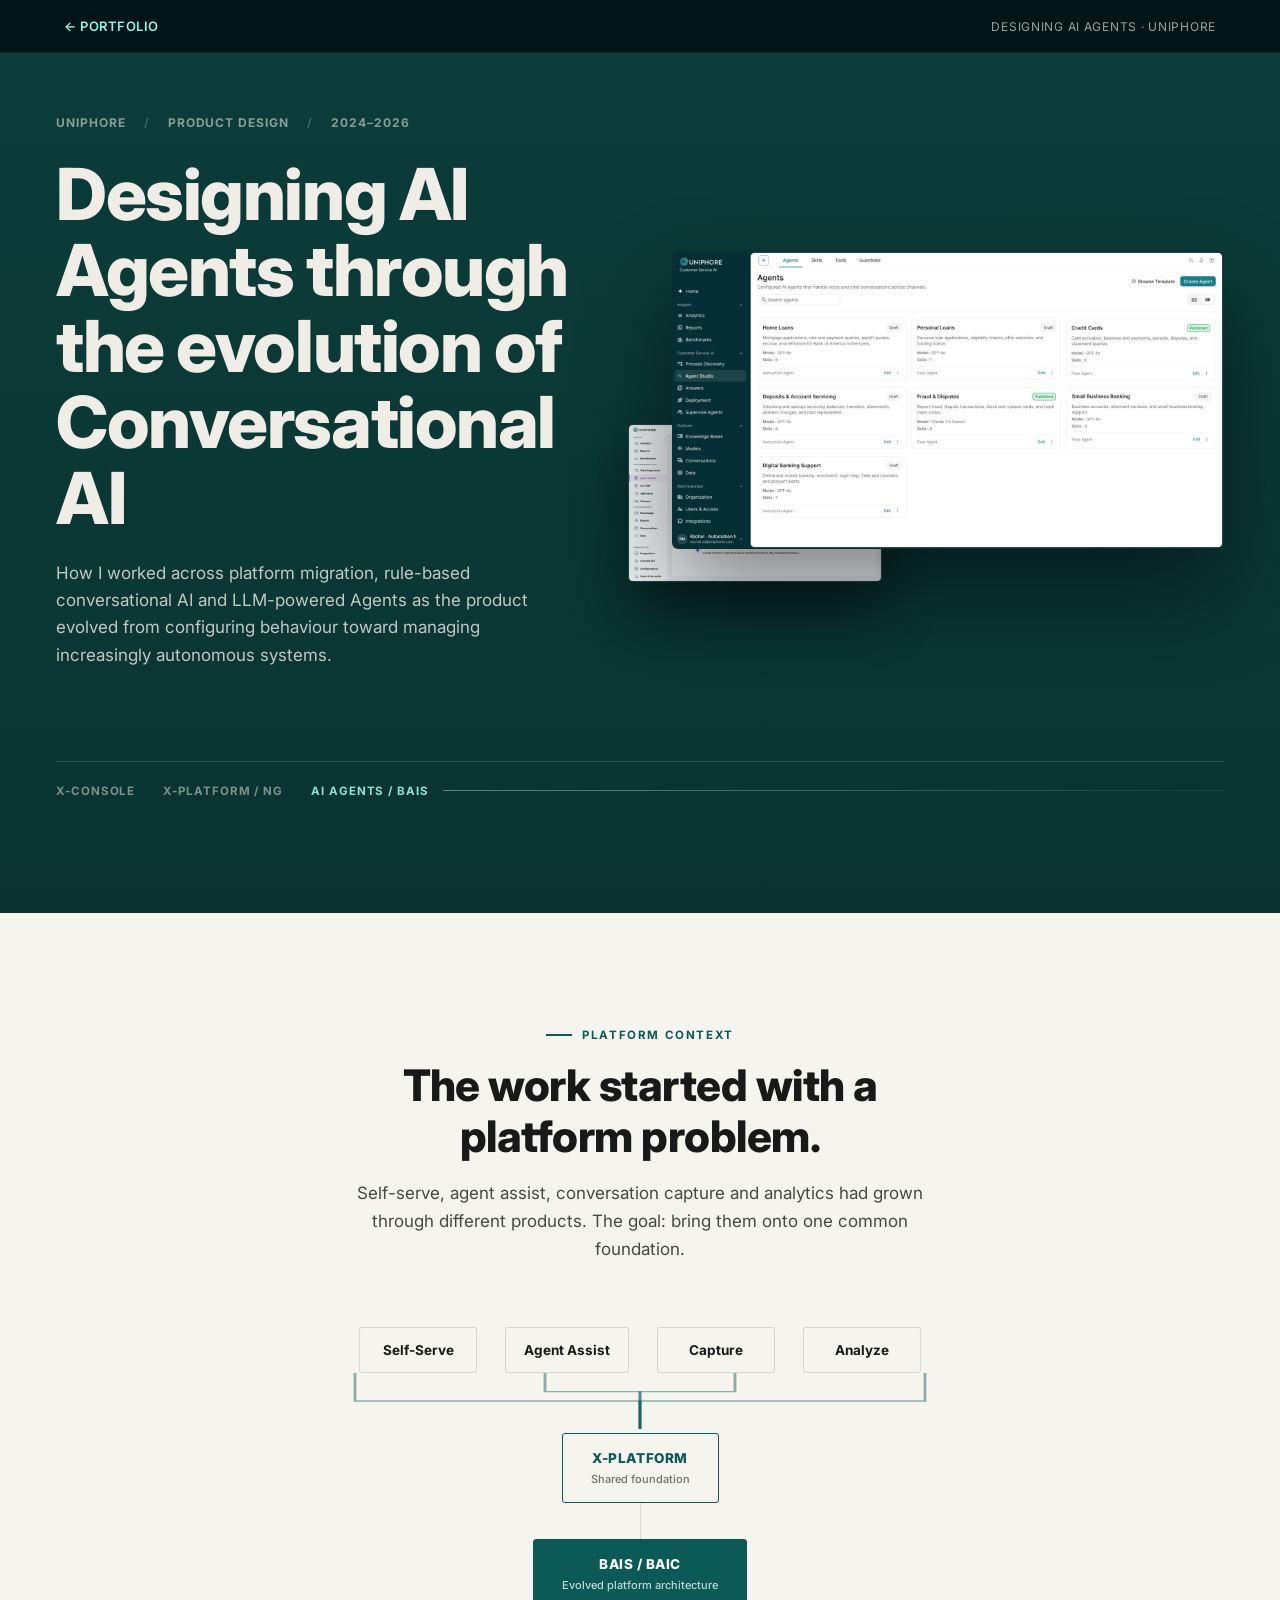
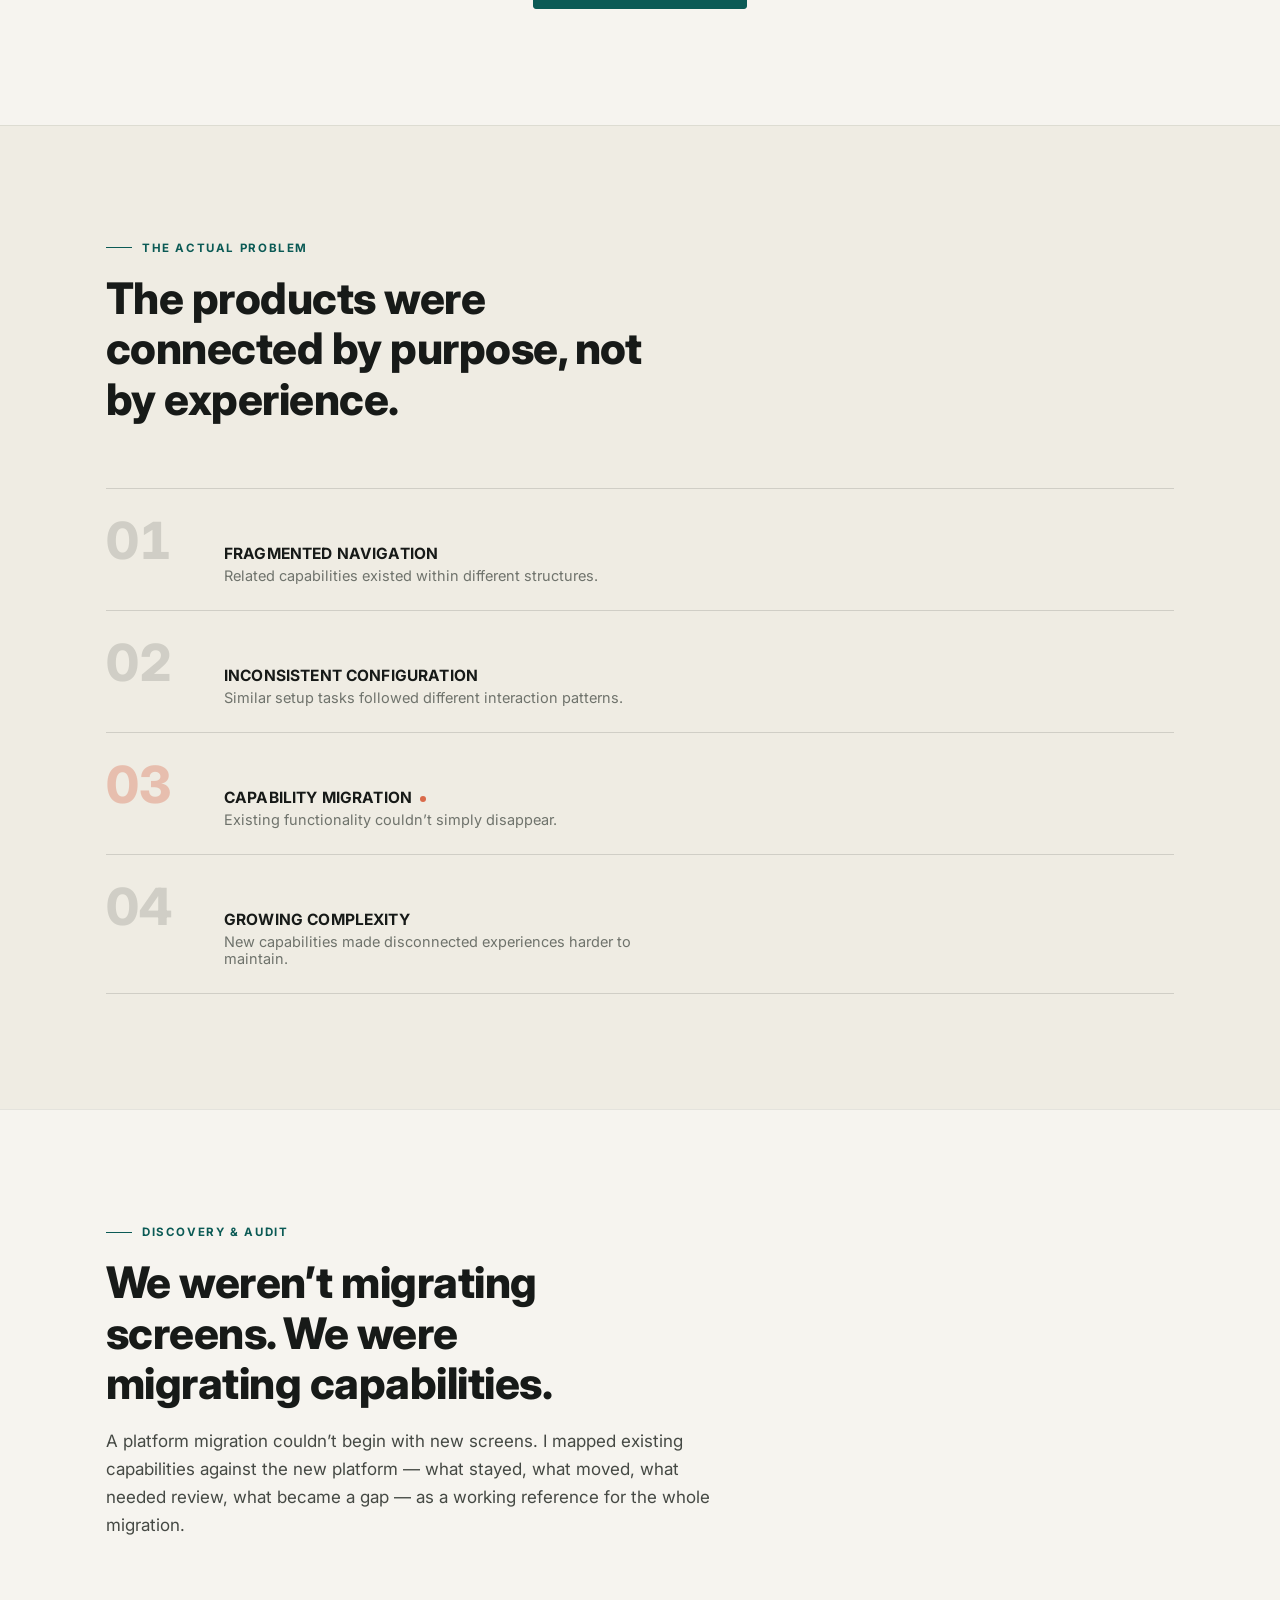
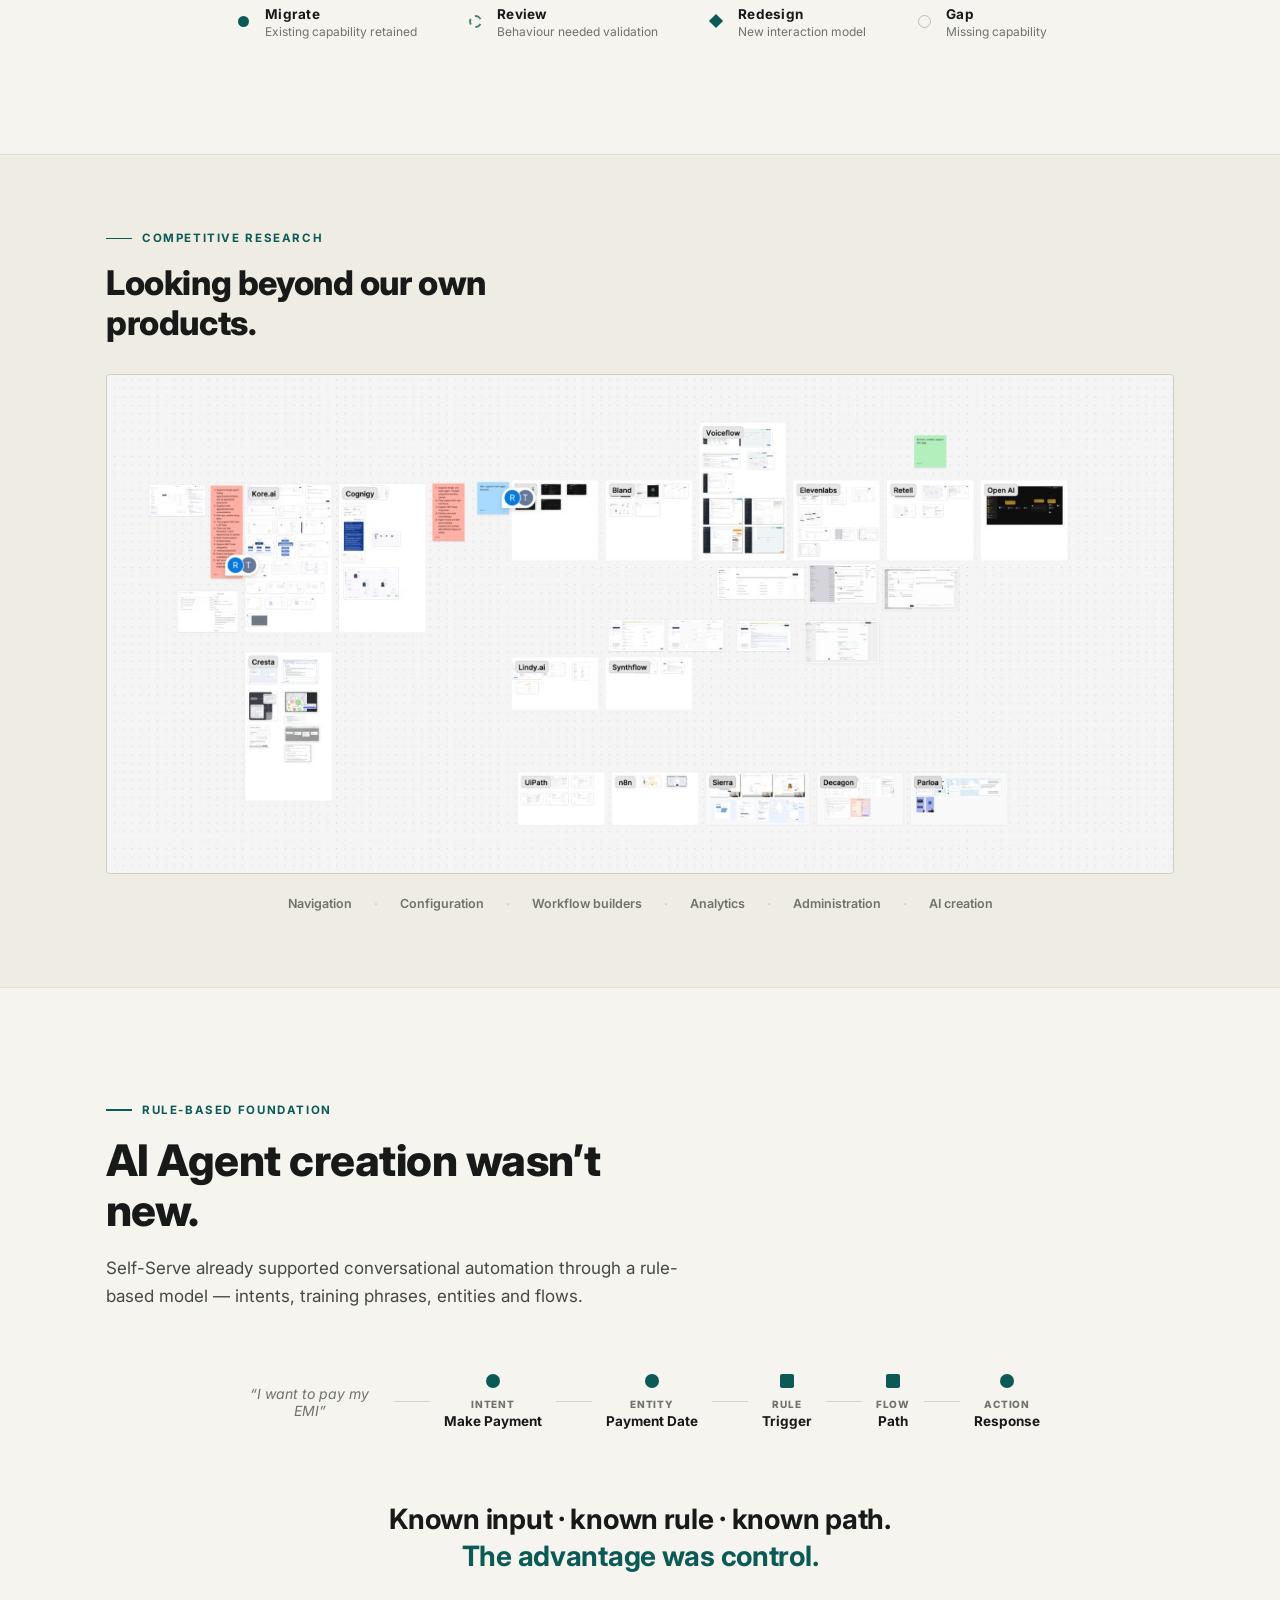
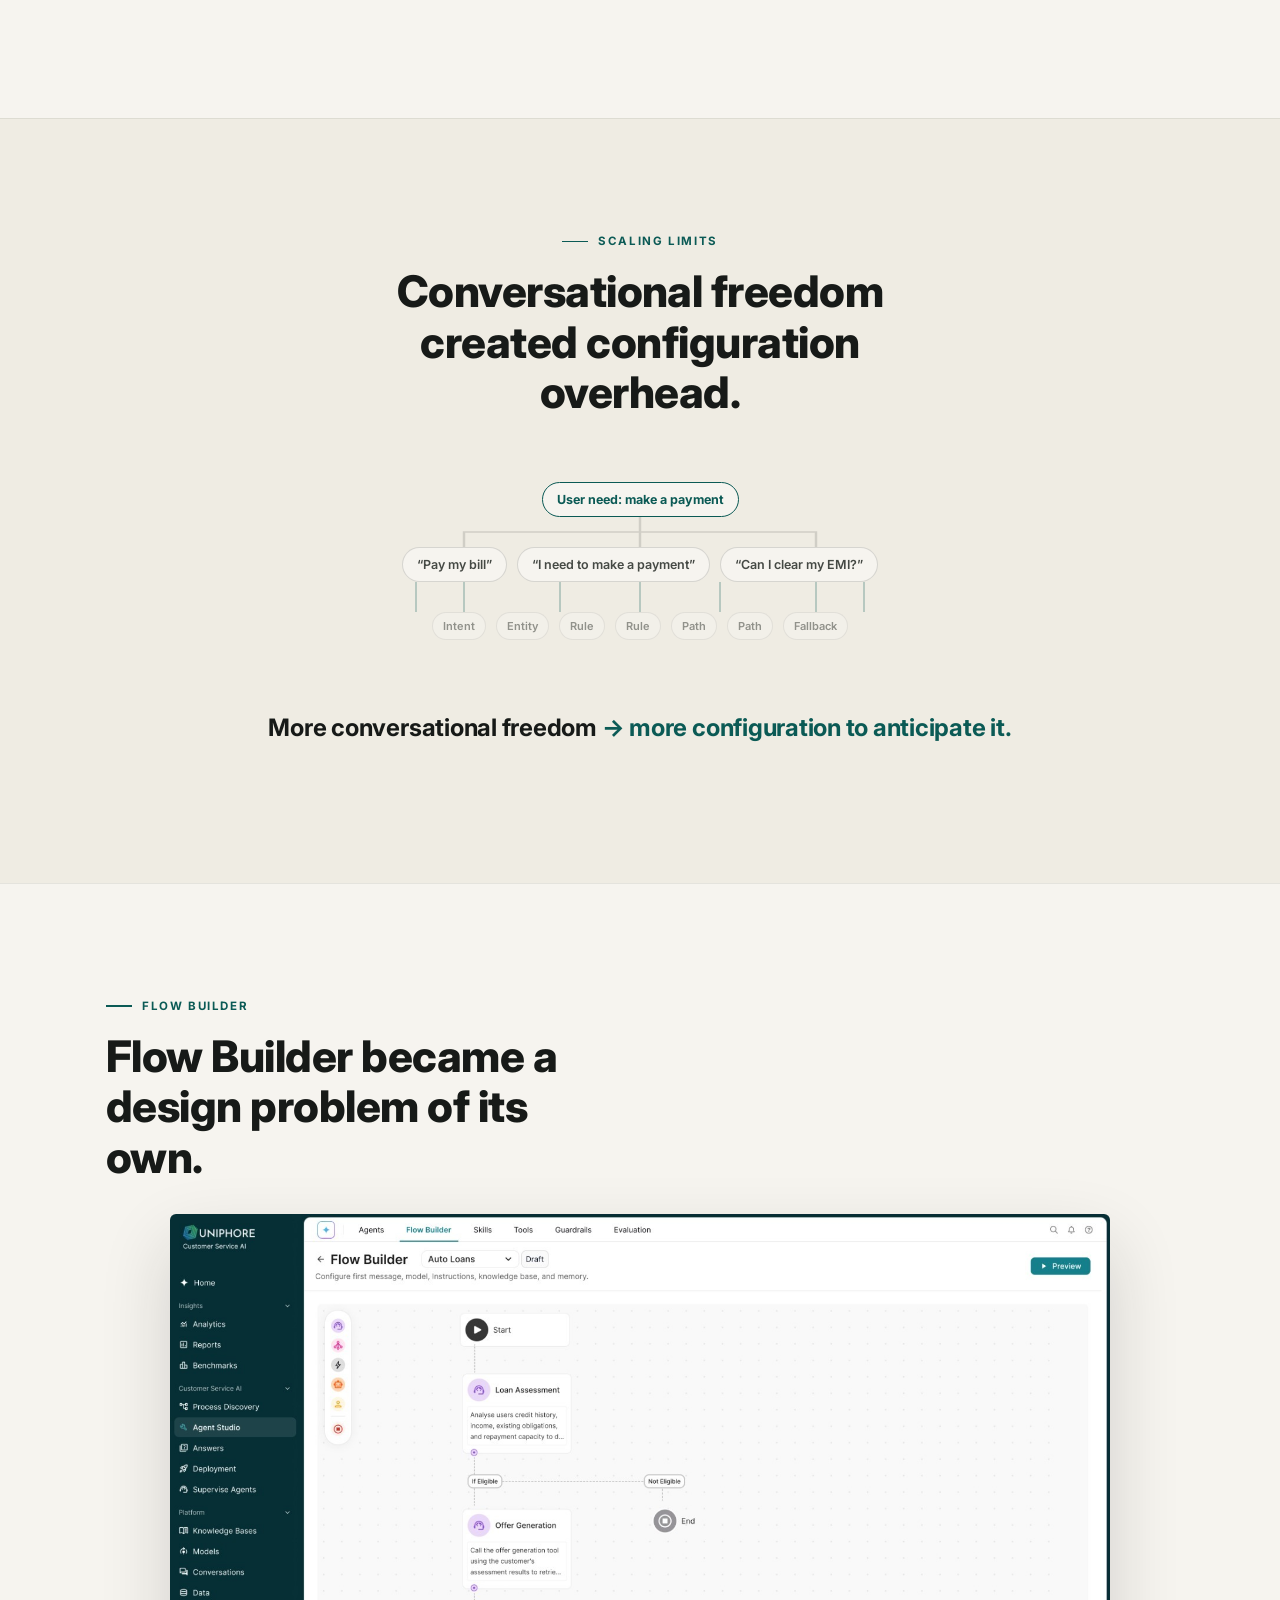
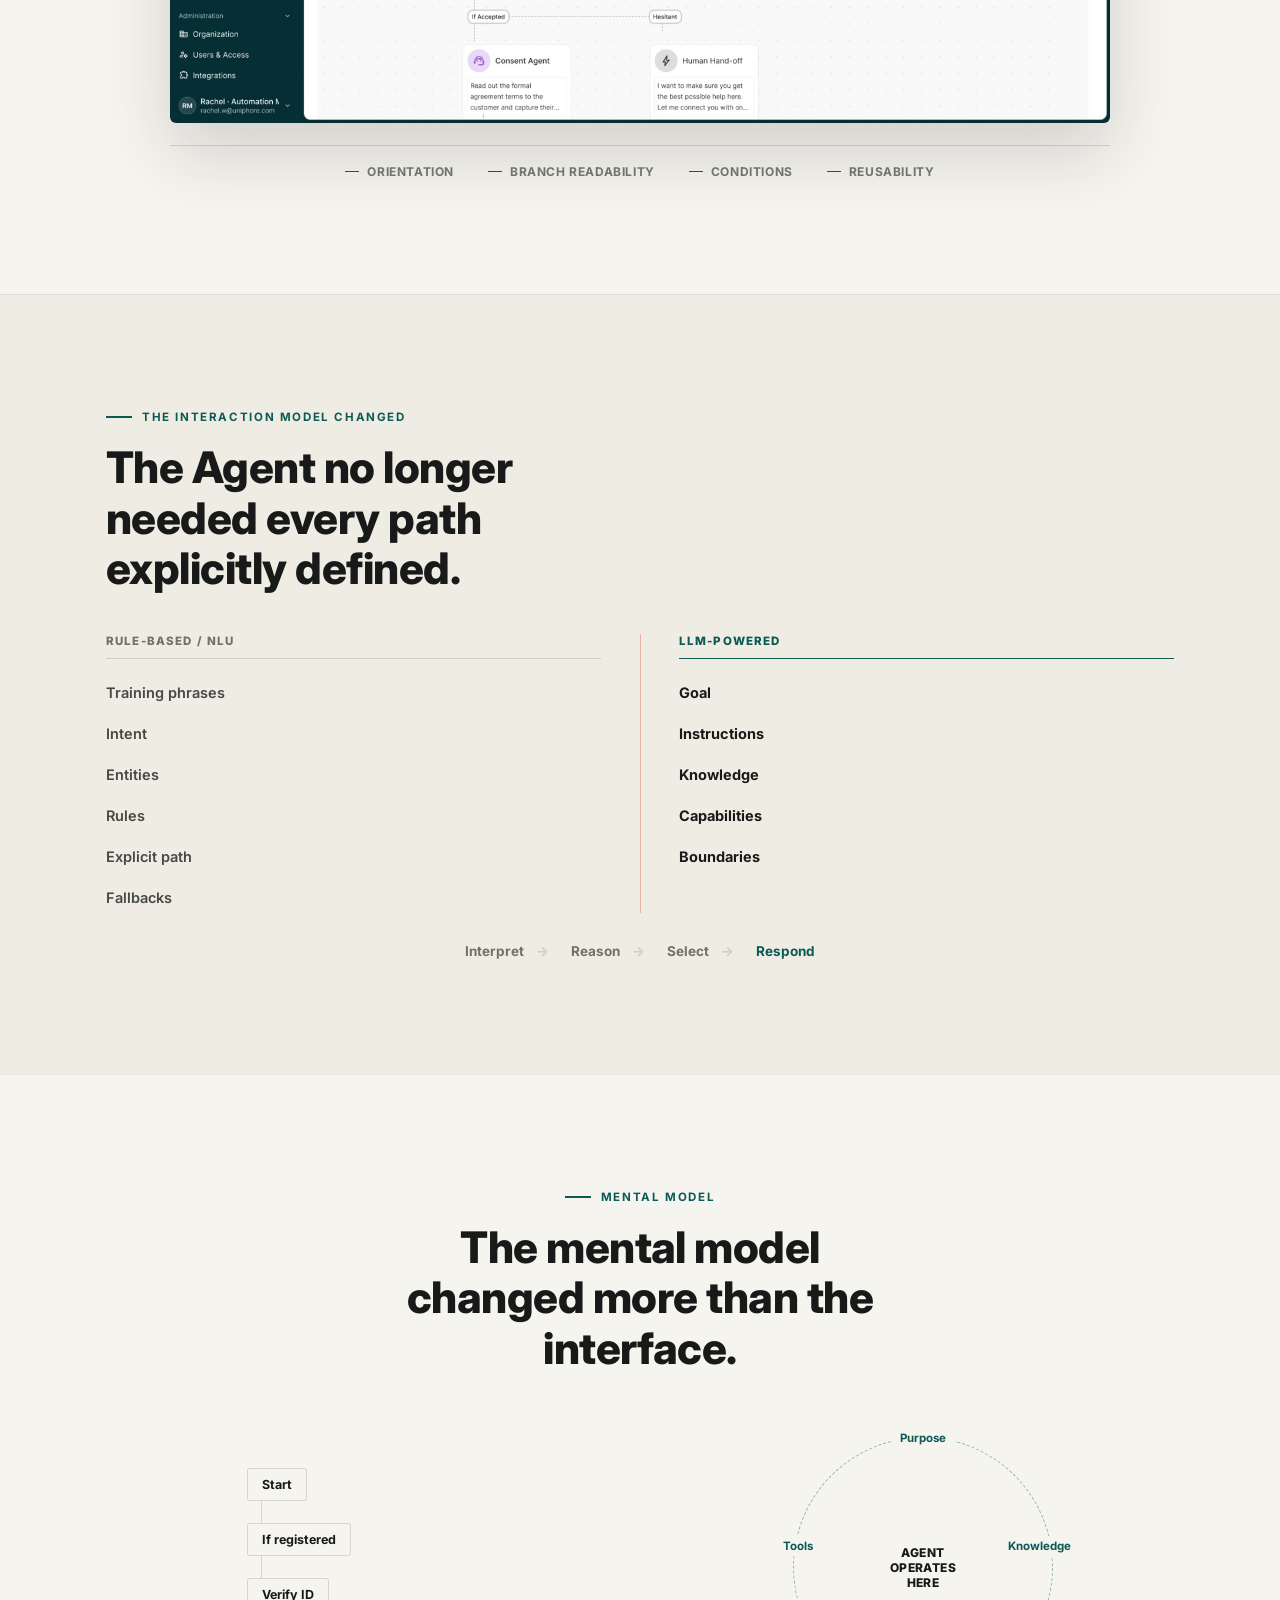
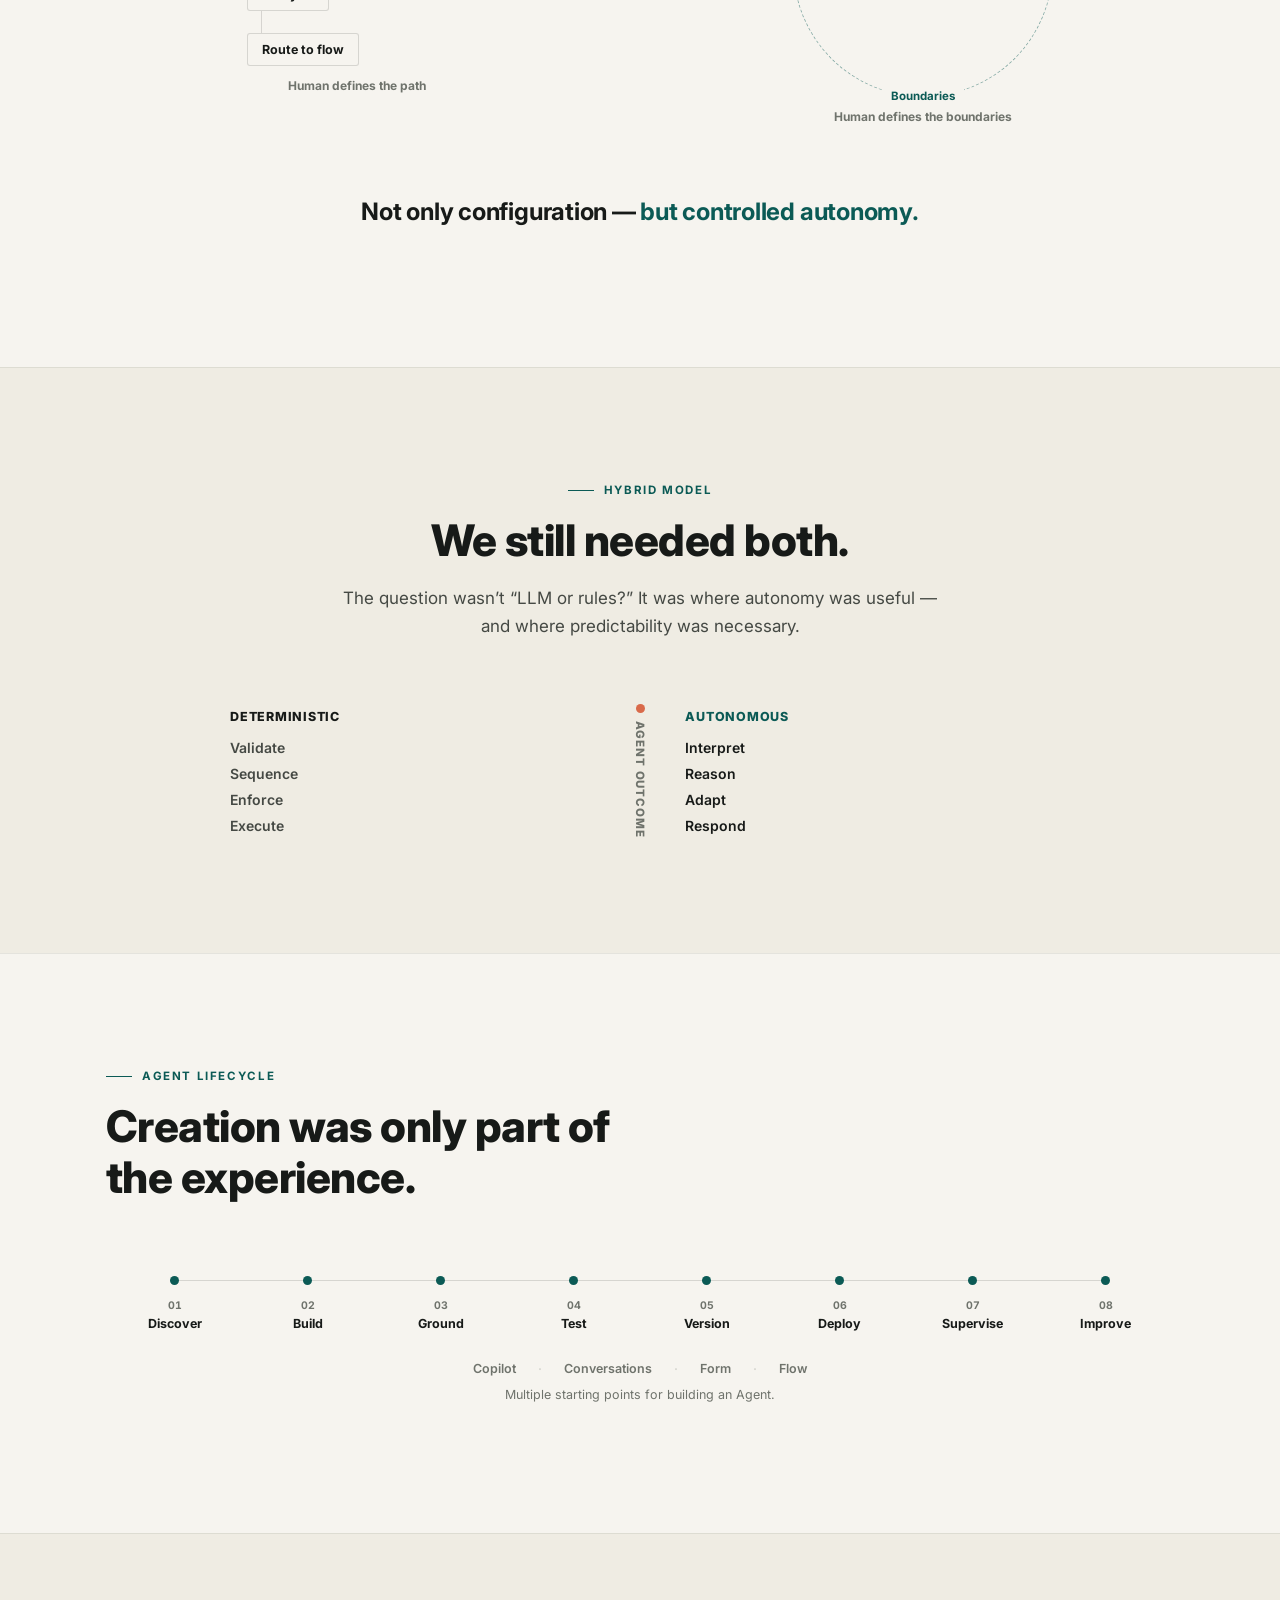
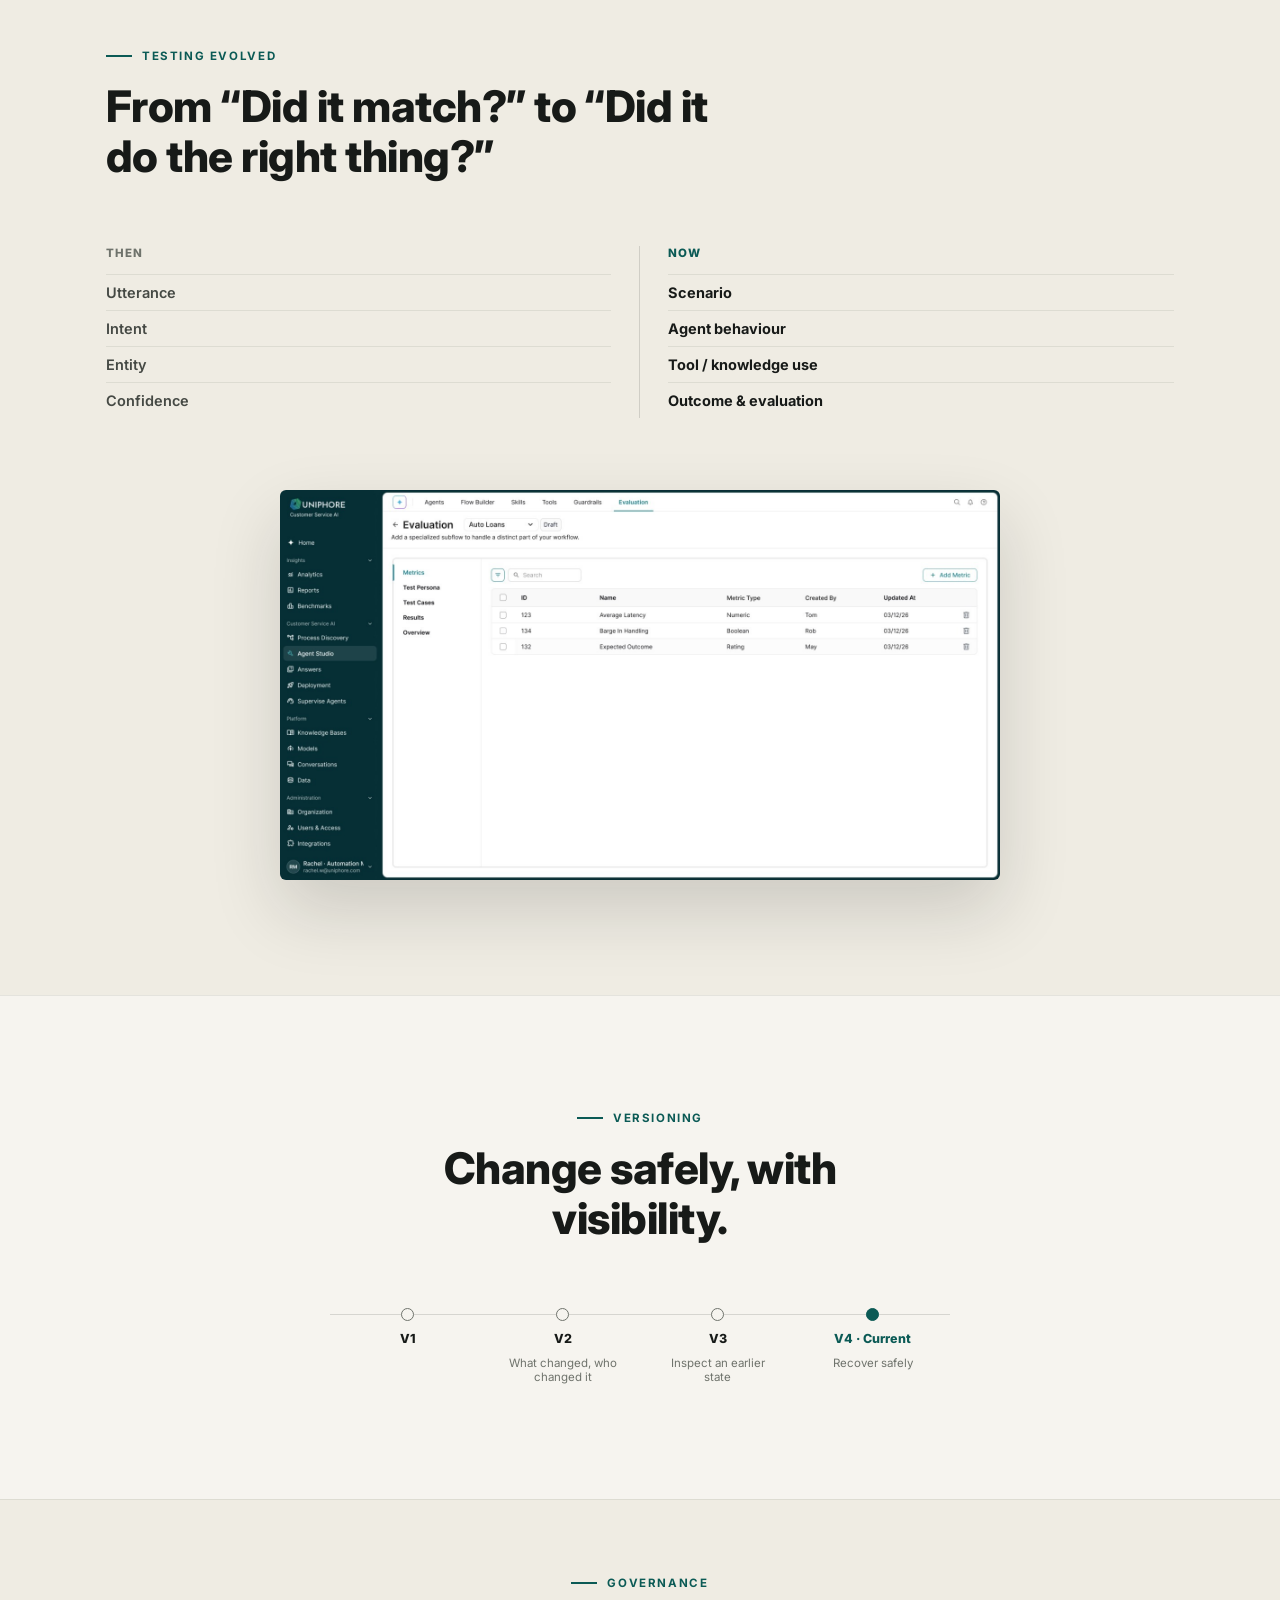
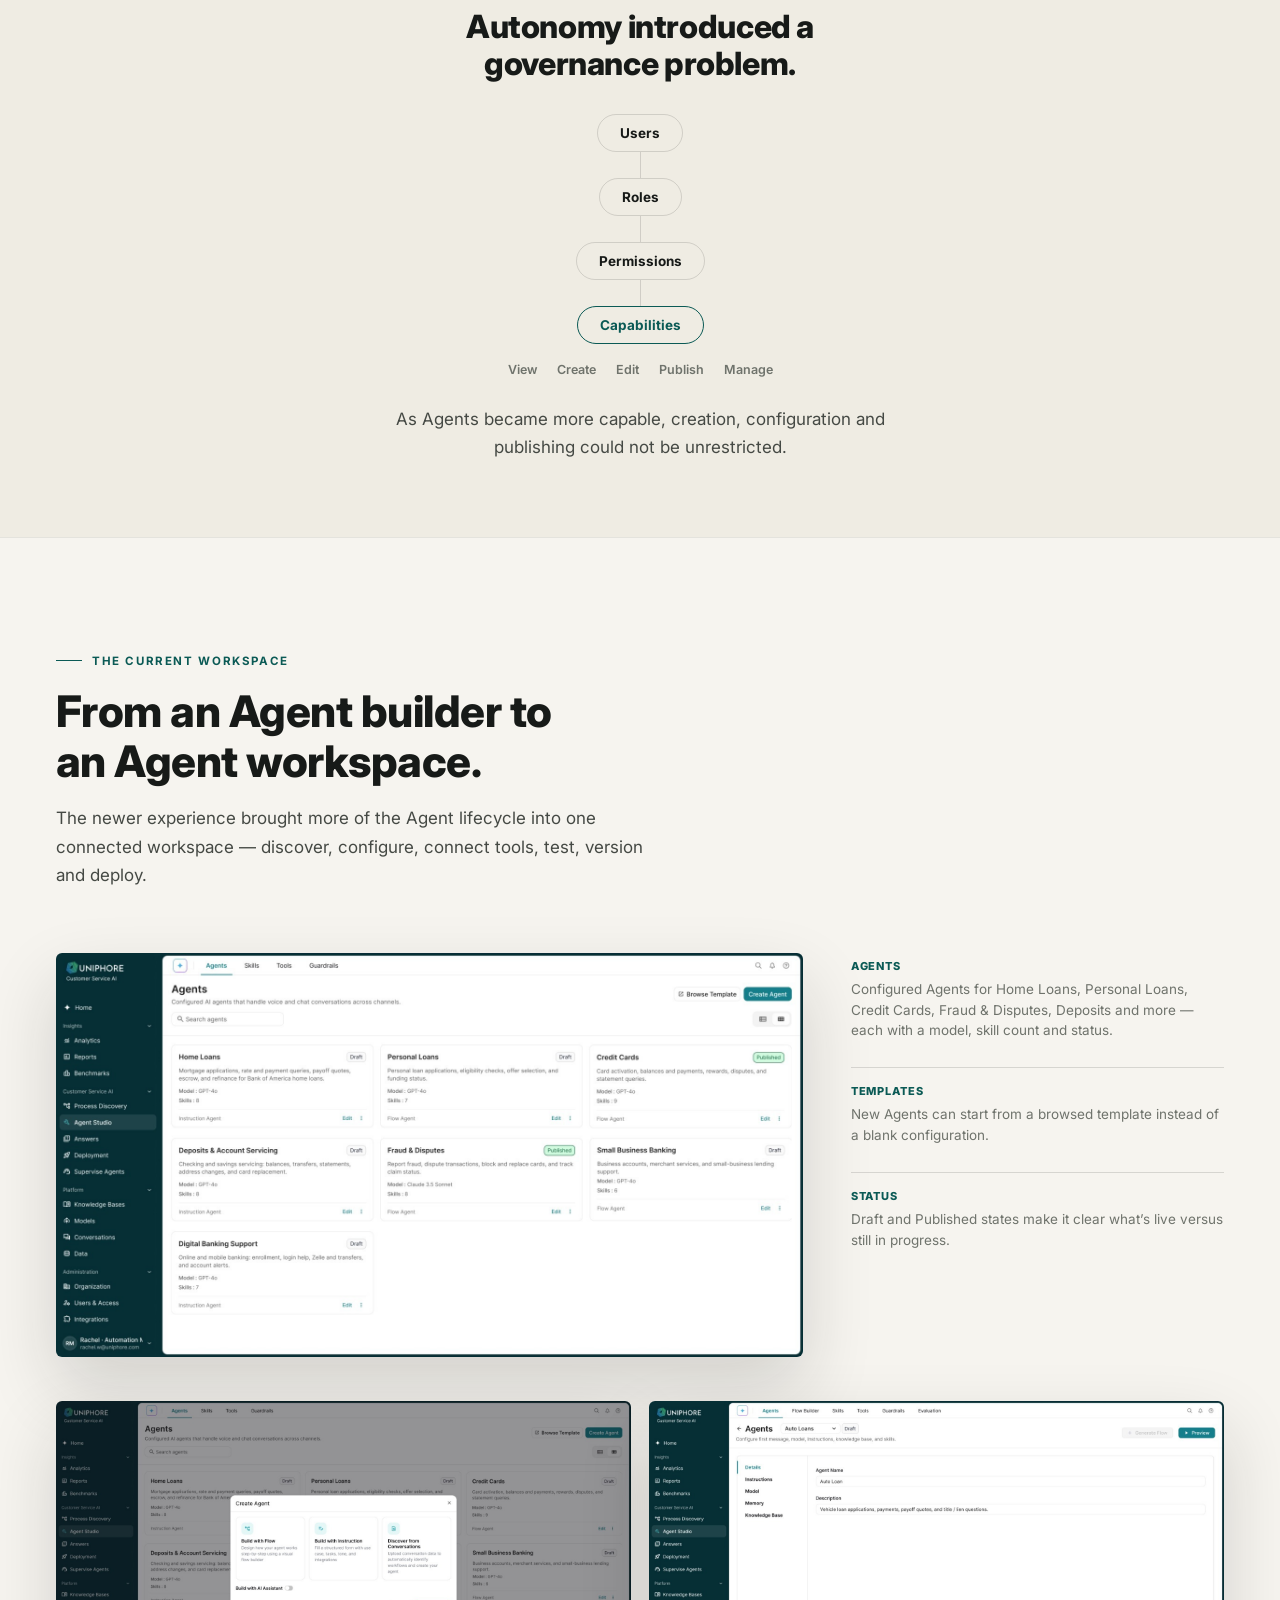
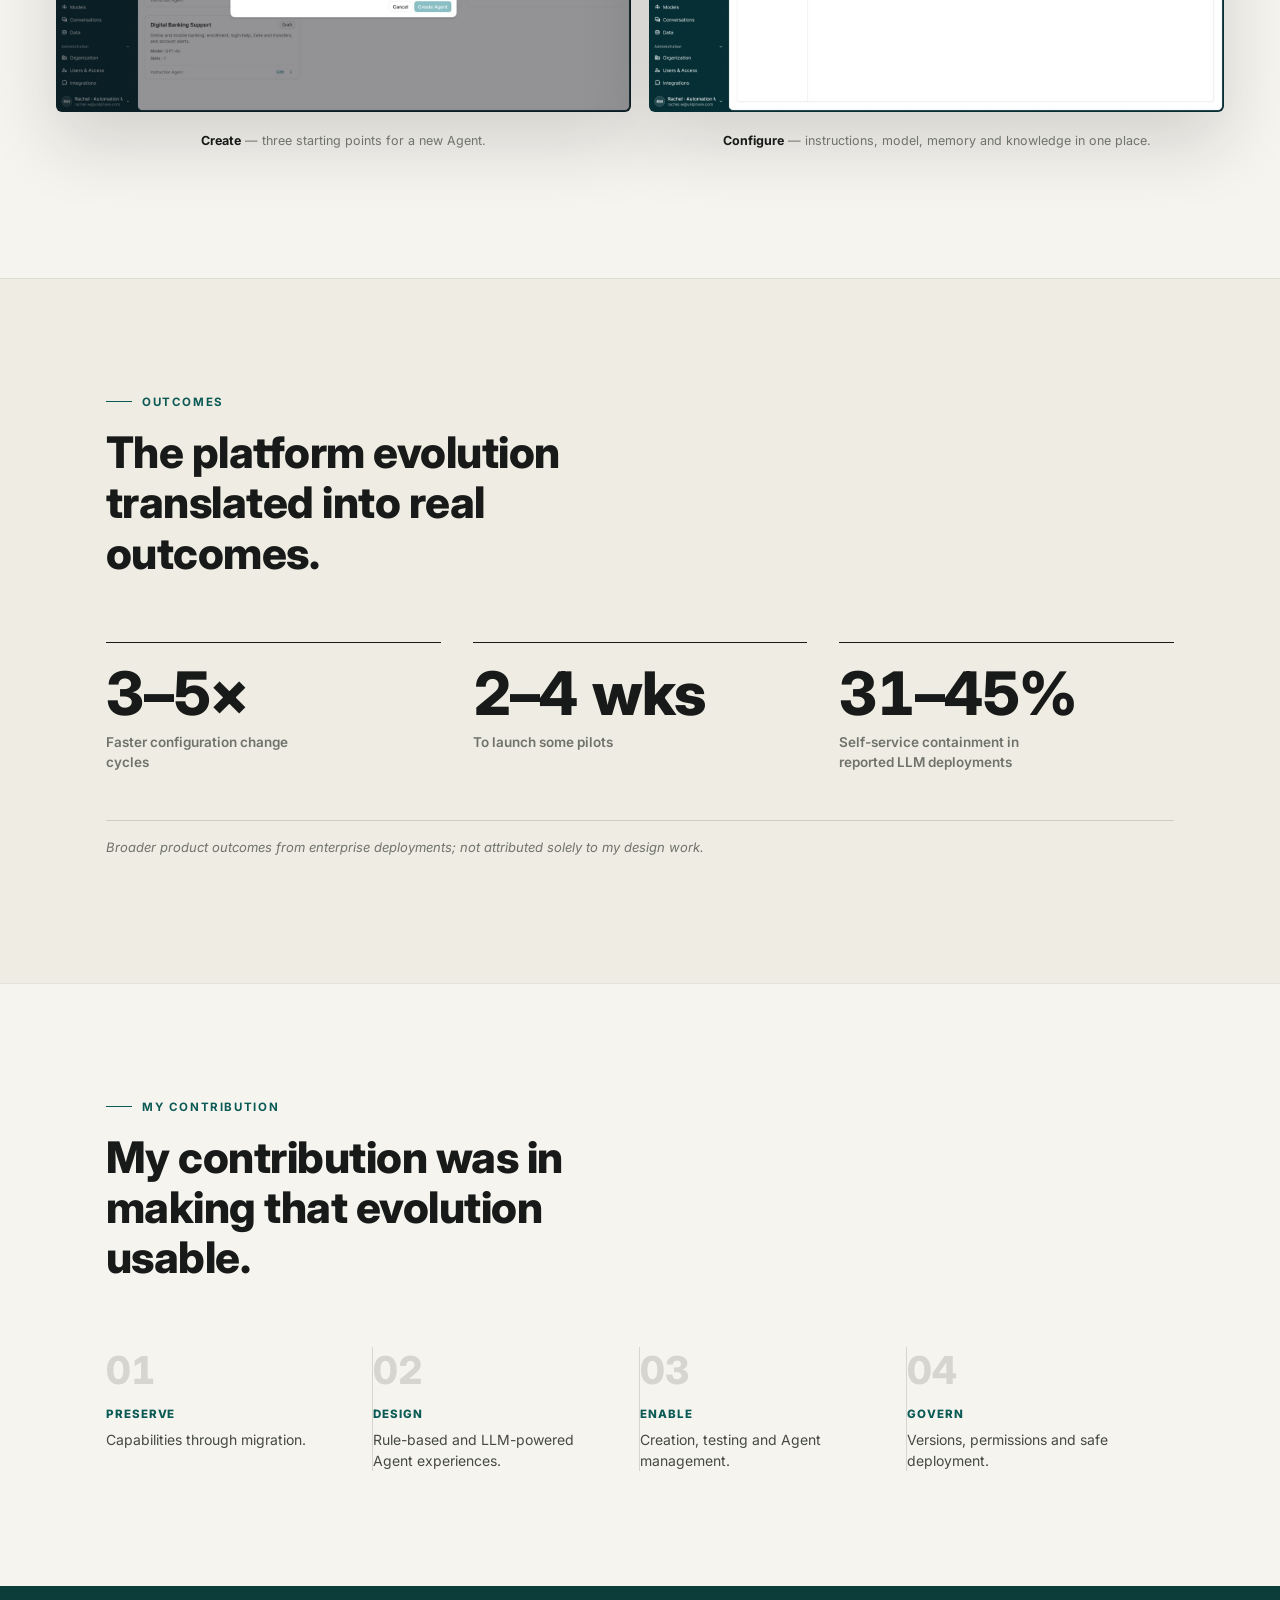
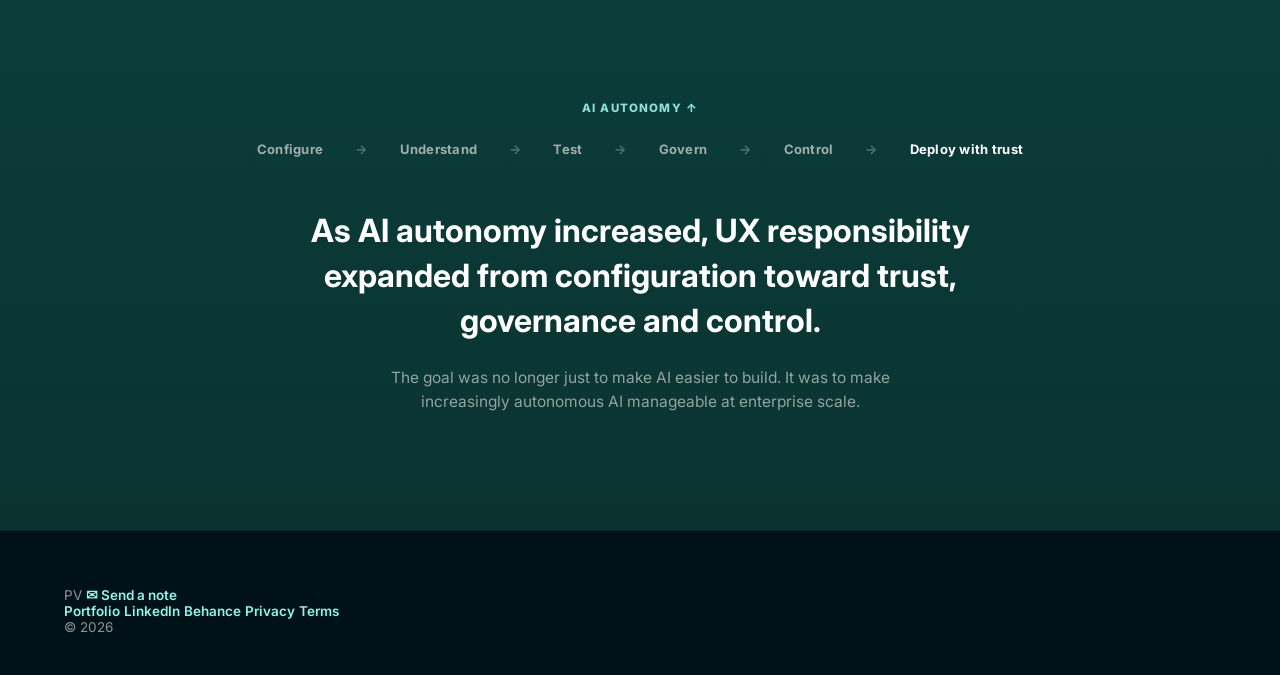
<file: case-study-ai-agents.html>
<!DOCTYPE html>
<html lang="en">
<head>
<meta charset="UTF-8">
<meta name="viewport" content="width=device-width, initial-scale=1.0">
<title>Designing AI Agents through the evolution of Conversational AI — Case Study</title>
<meta name="description" content="A UX case study on platform migration, rule-based conversational AI, LLM-powered agents, and the systems needed to make enterprise AI manageable. Uniphore, 2024–2026.">
<!-- Favicon -->
<link rel="icon" href="assets/favicon.svg" type="image/svg+xml">
<link rel="icon" href="assets/favicon.ico" sizes="any">
<link rel="apple-touch-icon" href="assets/apple-touch-icon.png">

<!-- Social preview (Open Graph / Twitter). TODO: swap SITE_URL below for the
     real deployed domain once this site has one — social crawlers need an
     absolute URL, a relative path won't resolve for them. -->
<meta property="og:type" content="website">
<meta property="og:title" content="Designing AI Agents through the evolution of Conversational AI — Case Study">
<meta property="og:description" content="A UX case study on platform migration, rule-based conversational AI, LLM-powered agents, and the systems needed to make enterprise AI manageable. Uniphore, 2024–2026.">
<meta property="og:image" content="https://example.com/assets/og-image.jpg">
<meta property="og:url" content="https://example.com/case-study-ai-agents.html">
<meta name="twitter:card" content="summary_large_image">
<meta name="twitter:title" content="Designing AI Agents through the evolution of Conversational AI — Case Study">
<meta name="twitter:description" content="A UX case study on platform migration, rule-based conversational AI, LLM-powered agents, and the systems needed to make enterprise AI manageable. Uniphore, 2024–2026.">
<meta name="twitter:image" content="https://example.com/assets/og-image.jpg">
<link rel="stylesheet" href="styles.css">

<!-- ============================================================
     PAGE-LOCAL DESIGN SYSTEM — "AI Agents" editorial rebuild (2026).
     This case study intentionally breaks from the site's shared dark
     teal/cyan card system: the brief asked for a Swiss-editorial /
     information-design treatment (warm paper, charcoal ink, one deep
     teal accent, coral used sparingly) closer to an architecture or
     systems-documentation portfolio than a SaaS product page. Every
     class below is prefixed `aa-` and scoped to this file only (same
     page-local <style> pattern as about.html / resume.html) — nothing
     here touches styles.css or any other case study. The shared
     site-header / site-footer chrome and `.reveal` scroll-in utility
     are reused as-is since they're theme-agnostic.
     ============================================================ -->
<style>
  :root {
    --aa-paper: #F6F4EF;
    --aa-paper-raised: #EFECE3;
    --aa-ink: #171A18;
    --aa-ink-soft: #454944;
    --aa-ink-mute: #6F736C;
    --aa-teal: #0B5A55;
    --aa-teal-deep: #0B3D3A;
    --aa-teal-rgb: 11, 90, 85;
    --aa-coral: #D96A4A;
    --aa-coral-rgb: 217, 106, 74;
    --aa-line: rgba(23, 26, 24, 0.14);
    --aa-line-soft: rgba(23, 26, 24, 0.08);
    --aa-maxw: 1180px;
    --aa-maxw-wide: 1320px;
  }

  .aa-case { background: var(--aa-paper); color: var(--aa-ink); }
  .aa-case .site-footer { position: relative; z-index: 1; }

  .aa-wrap { max-width: var(--aa-maxw); margin: 0 auto; padding: 0 clamp(20px, 5vw, 56px); }
  .aa-wrap--wide { max-width: var(--aa-maxw-wide); }

  .aa-section { position: relative; padding: clamp(68px, 9vw, 124px) 0; }
  .aa-section--tight { padding: clamp(44px, 6vw, 76px) 0; }
  .aa-section--dark { background: linear-gradient(180deg, var(--aa-teal-deep), #0A3330); color: #EFEDE6; }
  .aa-section--raised { background: var(--aa-paper-raised); }
  .aa-section + .aa-section { border-top: 1px solid var(--aa-line-soft); }
  .aa-section--dark + .aa-section,
  .aa-section + .aa-section--dark { border-top: none; }

  /* Typography */
  .aa-eyebrow {
    display: flex; align-items: center; gap: 10px;
    font-size: 11.5px; font-weight: 700; letter-spacing: 0.14em; text-transform: uppercase;
    color: var(--aa-teal); margin: 0 0 18px;
  }
  .aa-section--dark .aa-eyebrow { color: #7FC9C0; }
  .aa-eyebrow::before { content: ''; width: 26px; height: 1.5px; background: currentColor; display: inline-block; }

  .aa-h1 { font-size: clamp(40px, 5.6vw, 78px); font-weight: 800; line-height: 1.06; letter-spacing: -0.02em; margin: 0 0 24px; max-width: 16ch; }
  .aa-h2 { font-size: clamp(28px, 3.4vw, 44px); font-weight: 800; line-height: 1.16; letter-spacing: -0.012em; margin: 0 0 18px; max-width: 18ch; }
  .aa-h3 { font-size: clamp(20px, 2.1vw, 27px); font-weight: 700; line-height: 1.3; margin: 0 0 14px; max-width: 20ch; }
  .aa-body { font-size: 17px; line-height: 1.65; color: var(--aa-ink-soft); max-width: 56ch; margin: 0 0 14px; }
  .aa-section--dark .aa-body { color: rgba(239, 237, 230, 0.78); }
  .aa-caption { font-size: 12.5px; line-height: 1.5; color: var(--aa-ink-mute); }
  .aa-section--dark .aa-caption { color: rgba(239, 237, 230, 0.55); }
  .aa-accent { color: var(--aa-teal); }
  .aa-section--dark .aa-accent { color: #8FE0D5; }
  .aa-coral-text { color: var(--aa-coral); }

  .aa-intro { margin-bottom: clamp(40px, 5.5vw, 64px); }
  .aa-intro--center { text-align: center; }
  .aa-intro--center .aa-eyebrow { justify-content: center; }
  .aa-intro--center .aa-h2, .aa-intro--center .aa-body { margin-left: auto; margin-right: auto; }

  .aa-mt-sm { margin-top: 20px; }
  .aa-mt-md { margin-top: 36px; }
  .aa-mt-lg { margin-top: clamp(44px, 6vw, 72px); }

  /* Pull statement — used sparingly */
  .aa-statement { font-size: clamp(24px, 3.1vw, 36px); font-weight: 700; line-height: 1.32; letter-spacing: -0.01em; max-width: 920px; }
  .aa-statement--center { margin-left: auto; margin-right: auto; text-align: center; }

  /* Real product evidence — no frame, no card, shadow only */
  .aa-shot { display: block; width: 100%; border-radius: 6px; overflow: hidden; box-shadow: 0 30px 70px rgba(23,26,24,0.16); }
  .aa-shot img { display: block; width: 100%; height: auto; }
  .aa-shot--plain { box-shadow: none; border: 1px solid var(--aa-line); border-radius: 4px; }

  /* Thin rule / divider */
  .aa-rule { border: none; border-top: 1px solid var(--aa-line); margin: 0; }
  .aa-section--dark .aa-rule { border-top-color: rgba(239,237,230,0.18); }

  /* ---------- Hero ---------- */
  .aa-hero-grid { display: grid; grid-template-columns: 1fr 1fr; gap: clamp(32px, 5vw, 64px); align-items: center; }
  .aa-hero-meta { display: flex; gap: 18px; font-size: 12px; font-weight: 700; letter-spacing: 0.08em; text-transform: uppercase; color: rgba(239,237,230,0.55); margin-bottom: 26px; }
  .aa-hero-meta span:not(:last-child)::after { content: '/'; margin-left: 18px; color: rgba(239,237,230,0.25); }
  .aa-hero-sub { font-size: 17px; line-height: 1.6; color: rgba(239,237,230,0.8); max-width: 46ch; margin: 0 0 16px; }
  .aa-hero-intro { font-size: 15px; line-height: 1.7; color: rgba(239,237,230,0.62); max-width: 48ch; }
  .aa-hero-visual { position: relative; }
  .aa-hero-visual-primary { position: relative; z-index: 2; box-shadow: 0 40px 90px rgba(0,0,0,0.45); border-radius: 6px; overflow: hidden; }
  .aa-hero-visual-primary img { display: block; width: 100%; height: auto; }
  .aa-hero-visual-detail { position: absolute; z-index: 1; width: 46%; left: -8%; bottom: -11%; box-shadow: 0 30px 60px rgba(0,0,0,0.5); border-radius: 5px; overflow: hidden; border: 1px solid rgba(255,255,255,0.08); opacity: 0.92; }
  .aa-hero-visual-detail img { display: block; width: 100%; height: auto; }
  .aa-hero-trail { display: flex; align-items: center; gap: 14px; margin-top: clamp(48px, 7vw, 76px); padding-top: 22px; border-top: 1px solid rgba(239,237,230,0.14); }
  .aa-hero-trail-line { flex: 1 1 auto; height: 1px; background: linear-gradient(90deg, rgba(143,224,213,0.5), rgba(143,224,213,0.08)); }
  .aa-hero-trail-labels { display: flex; gap: 28px; font-size: 11.5px; font-weight: 700; letter-spacing: 0.08em; text-transform: uppercase; color: rgba(239,237,230,0.5); flex-wrap: wrap; }
  .aa-hero-trail-labels span.is-current { color: #8FE0D5; }
  @media (max-width: 900px) {
    .aa-hero-grid { grid-template-columns: 1fr; }
    .aa-hero-visual { margin-top: 48px; }
    .aa-hero-visual-detail { width: 54%; left: -4%; bottom: -8%; }
  }
  @media (max-width: 560px) {
    .aa-hero-trail { flex-direction: column; align-items: flex-start; gap: 12px; }
    .aa-hero-trail-line { display: none; }
  }

  /* ---------- Numbered editorial list (section 03) ---------- */
  .aa-numlist { display: flex; flex-direction: column; }
  .aa-numlist-item { display: grid; grid-template-columns: 90px 1fr; gap: 28px; align-items: baseline; padding: 26px 0; border-top: 1px solid var(--aa-line); }
  .aa-numlist-item:last-child { border-bottom: 1px solid var(--aa-line); }
  .aa-numlist-num { font-size: clamp(36px, 4vw, 52px); font-weight: 800; color: var(--aa-line); font-variant-numeric: tabular-nums; line-height: 1; }
  .aa-numlist-item.is-friction .aa-numlist-num { color: rgba(var(--aa-coral-rgb), 0.35); }
  .aa-numlist-title { font-size: 15.5px; font-weight: 700; letter-spacing: 0.01em; margin-bottom: 4px; }
  .aa-numlist-desc { font-size: 14.5px; color: var(--aa-ink-mute); max-width: 48ch; }
  .aa-numlist-dot { display: inline-block; width: 6px; height: 6px; border-radius: 50%; background: var(--aa-coral); margin-left: 8px; vertical-align: middle; }
  @media (max-width: 620px) {
    .aa-numlist-item { grid-template-columns: 52px 1fr; gap: 16px; }
  }

  /* ---------- Convergence funnel (section 02) ---------- */
  .aa-funnel { max-width: 760px; margin: 0 auto; }
  .aa-funnel-sources { display: flex; justify-content: center; gap: clamp(10px, 3vw, 28px); flex-wrap: wrap; }
  .aa-funnel-node { font-size: 13.5px; font-weight: 700; text-align: center; padding: 14px 18px; border: 1px solid var(--aa-line); border-radius: 3px; background: var(--aa-paper); min-width: 118px; }
  .aa-funnel-connector { width: 100%; height: 56px; color: rgba(var(--aa-teal-rgb), 0.45); }
  .aa-funnel-single { text-align: center; font-size: 13.5px; font-weight: 800; letter-spacing: 0.04em; text-transform: uppercase; padding: 16px 28px; border: 1px solid var(--aa-teal); border-radius: 3px; color: var(--aa-teal); margin: 0 auto; width: fit-content; }
  .aa-funnel-single--accent { background: var(--aa-teal); color: #fff; border-color: var(--aa-teal); }
  .aa-funnel-arrow-v { width: 1px; height: 36px; background: var(--aa-line); margin: 0 auto; }
  .aa-funnel-sub { display: block; font-size: 11px; color: var(--aa-ink-mute); margin-top: 6px; font-weight: 500; text-transform: none; letter-spacing: 0; }

  /* ---------- Legend / shape-coded diagram (section 04) ---------- */
  .aa-legend-row { display: flex; flex-wrap: wrap; gap: clamp(24px, 4vw, 48px); justify-content: center; }
  .aa-legend-item { display: flex; align-items: center; gap: 12px; }
  .aa-legend-mark { flex: 0 0 auto; width: 20px; height: 20px; display: flex; align-items: center; justify-content: center; }
  .aa-legend-mark-dot { width: 11px; height: 11px; border-radius: 50%; background: var(--aa-teal); }
  .aa-legend-mark-ring { width: 13px; height: 13px; border-radius: 50%; border: 2px dashed var(--aa-teal); opacity: 0.75; }
  .aa-legend-mark-square { width: 10px; height: 10px; background: var(--aa-teal); transform: rotate(45deg); }
  .aa-legend-mark-hollow { width: 13px; height: 13px; border-radius: 50%; border: 1.5px solid var(--aa-ink-mute); opacity: 0.4; }
  .aa-legend-label { font-size: 13.5px; font-weight: 700; letter-spacing: 0.02em; }
  .aa-legend-desc { display: block; font-size: 12px; font-weight: 400; color: var(--aa-ink-mute); margin-top: 1px; }

  /* ---------- Research artifact ---------- */
  .aa-research-img { border-radius: 4px; overflow: hidden; border: 1px solid var(--aa-line); }
  .aa-research-img img { display: block; width: 100%; height: auto; }
  .aa-research-tags { display: flex; flex-wrap: wrap; gap: 10px 22px; justify-content: center; margin-top: 22px; }
  .aa-research-tags span { font-size: 12.5px; font-weight: 600; color: var(--aa-ink-mute); }
  .aa-research-tags span:not(:last-child)::after { content: '\00B7'; margin-left: 22px; color: var(--aa-line); }

  /* ---------- Linear NLU flow (section 06) ---------- */
  .aa-nlu-flow { display: flex; align-items: center; justify-content: center; flex-wrap: wrap; gap: 0; }
  .aa-nlu-node { display: flex; flex-direction: column; align-items: center; text-align: center; flex: 0 0 auto; padding: 0 14px; }
  .aa-nlu-quote { font-style: italic; font-size: 14px; color: var(--aa-ink-mute); max-width: 140px; }
  .aa-nlu-shape { width: 14px; height: 14px; border-radius: 50%; background: var(--aa-teal); margin-bottom: 10px; }
  .aa-nlu-shape--sq { border-radius: 2px; }
  .aa-nlu-label { font-size: 10px; font-weight: 800; letter-spacing: 0.08em; text-transform: uppercase; color: var(--aa-ink-mute); margin-bottom: 3px; }
  .aa-nlu-value { font-size: 13.5px; font-weight: 700; }
  .aa-nlu-link { width: 36px; height: 1px; background: var(--aa-line); flex: 0 0 auto; }
  @media (max-width: 760px) {
    .aa-nlu-flow { flex-direction: column; gap: 22px; }
    .aa-nlu-link { width: 1px; height: 22px; }
  }

  /* ---------- Expanding complexity diagram (section 07) ---------- */
  .aa-expand { display: flex; flex-direction: column; align-items: center; gap: 0; }
  .aa-expand-row { display: flex; justify-content: center; gap: 10px; flex-wrap: wrap; width: 100%; }
  .aa-expand-node { font-size: 12.5px; font-weight: 600; padding: 9px 14px; border: 1px solid var(--aa-line); border-radius: 100px; background: var(--aa-paper); color: var(--aa-ink-soft); }
  .aa-expand-node--accent { border-color: var(--aa-teal); color: var(--aa-teal); font-weight: 700; }
  .aa-expand-node--dim { opacity: 0.55; font-size: 11px; padding: 6px 10px; }
  .aa-expand-connector { width: 100%; max-width: 640px; height: 30px; color: var(--aa-line); }
  .aa-expand-connector--dense { color: rgba(var(--aa-teal-rgb), 0.25); }

  /* ---------- Flow Builder feature (section 08) ---------- */
  .aa-feature-shot { position: relative; }
  .aa-annot-rail { display: flex; flex-wrap: wrap; gap: 10px 34px; justify-content: center; margin-top: 22px; padding-top: 18px; border-top: 1px solid var(--aa-line); }
  .aa-annot-rail span { font-size: 12px; font-weight: 700; letter-spacing: 0.05em; text-transform: uppercase; color: var(--aa-ink-mute); display: flex; align-items: center; gap: 8px; }
  .aa-annot-rail span::before { content: ''; width: 14px; height: 1px; background: var(--aa-teal); }

  /* ---------- LLM before/after system (section 09) ---------- */
  .aa-shift { display: grid; grid-template-columns: 1fr auto 1fr; gap: clamp(16px, 3vw, 40px); align-items: start; }
  .aa-shift-col { display: flex; flex-direction: column; gap: 10px; }
  .aa-shift-head { font-size: 11.5px; font-weight: 800; letter-spacing: 0.1em; text-transform: uppercase; color: var(--aa-ink-mute); margin-bottom: 8px; padding-bottom: 10px; border-bottom: 1px solid var(--aa-line); }
  .aa-shift-col--now .aa-shift-head { color: var(--aa-teal); border-bottom-color: var(--aa-teal); }
  .aa-shift-row { font-size: 14.5px; font-weight: 600; padding: 7px 0; color: var(--aa-ink-soft); }
  .aa-shift-col--now .aa-shift-row { color: var(--aa-ink); font-weight: 700; }
  .aa-shift-divider { width: 1px; background: var(--aa-coral); opacity: 0.4; align-self: stretch; }
  .aa-shift-result { text-align: center; margin-top: 30px; display: flex; align-items: center; justify-content: center; gap: 10px; flex-wrap: wrap; font-size: 13.5px; font-weight: 700; color: var(--aa-ink-mute); }
  .aa-shift-result span.is-accent { color: var(--aa-teal); }
  .aa-shift-result .aa-seg::after { content: '\2192'; margin: 0 12px; color: var(--aa-line); }
  .aa-shift-result .aa-seg:last-child::after { content: none; }
  @media (max-width: 700px) {
    .aa-shift { grid-template-columns: 1fr; }
    .aa-shift-divider { display: none; }
  }

  /* ---------- Mental model (section 10) ---------- */
  .aa-mental { display: grid; grid-template-columns: 1fr 1fr; gap: clamp(32px, 5vw, 64px); align-items: center; }
  .aa-mental-path { display: flex; flex-direction: column; align-items: flex-start; gap: 0; max-width: 220px; margin: 0 auto; }
  .aa-mental-path-node { font-size: 12.5px; font-weight: 700; padding: 8px 14px; border: 1px solid var(--aa-line); border-radius: 3px; background: var(--aa-paper); }
  .aa-mental-path-line { width: 1px; height: 22px; background: var(--aa-line); margin-left: 14px; }
  .aa-mental-path-line--branch { position: relative; margin-left: 14px; }
  .aa-mental-field { position: relative; width: 260px; height: 260px; margin: 0 auto; border: 1.5px dashed rgba(var(--aa-teal-rgb), 0.45); border-radius: 50%; display: flex; align-items: center; justify-content: center; }
  .aa-mental-field-label { position: absolute; font-size: 11.5px; font-weight: 700; color: var(--aa-teal); background: var(--aa-paper); padding: 3px 9px; }
  .aa-mental-field-core { font-size: 12px; font-weight: 800; letter-spacing: 0.04em; text-transform: uppercase; color: var(--aa-ink); text-align: center; }
  .aa-mental-cap { text-align: center; font-size: 12px; font-weight: 700; color: var(--aa-ink-mute); margin-top: 12px; }
  @media (max-width: 760px) { .aa-mental { grid-template-columns: 1fr; justify-items: center; } }

  /* ---------- Continuum / convergence (section 11) ---------- */
  .aa-streams { display: grid; grid-template-columns: 1fr auto 1fr; gap: clamp(16px, 3vw, 40px); align-items: center; max-width: 820px; margin: 0 auto; }
  .aa-stream { display: flex; flex-direction: column; gap: 9px; }
  .aa-stream-head { font-size: 12.5px; font-weight: 800; letter-spacing: 0.06em; text-transform: uppercase; margin-bottom: 6px; }
  .aa-stream--det .aa-stream-head { color: var(--aa-ink); }
  .aa-stream--auto .aa-stream-head { color: var(--aa-teal); }
  .aa-stream-item { font-size: 14px; font-weight: 600; color: var(--aa-ink-soft); }
  .aa-stream--auto .aa-stream-item { color: var(--aa-ink); }
  .aa-streams-outcome { display: flex; flex-direction: column; align-items: center; gap: 8px; }
  .aa-streams-dot { width: 9px; height: 9px; border-radius: 50%; background: var(--aa-coral); }
  .aa-streams-outcome-label { font-size: 11.5px; font-weight: 800; letter-spacing: 0.08em; text-transform: uppercase; writing-mode: vertical-rl; color: var(--aa-ink-mute); }
  @media (max-width: 700px) {
    .aa-streams { grid-template-columns: 1fr; }
    .aa-streams-outcome-label { writing-mode: horizontal-tb; }
  }

  /* ---------- Lifecycle thin line (section 12) ---------- */
  .aa-lifeline-wrap { overflow-x: auto; padding: 10px 2px 8px; }
  .aa-lifeline { display: flex; align-items: flex-start; min-width: 760px; }
  .aa-lifeline-step { flex: 1 1 0; display: flex; flex-direction: column; align-items: center; text-align: center; position: relative; }
  .aa-lifeline-dot { width: 9px; height: 9px; border-radius: 50%; background: var(--aa-teal); margin-bottom: 14px; position: relative; z-index: 1; }
  .aa-lifeline-step::before { content: ''; position: absolute; top: 4px; left: -50%; width: 100%; height: 1px; background: var(--aa-line); }
  .aa-lifeline-step:first-child::before { content: none; }
  .aa-lifeline-num { font-size: 10.5px; font-weight: 700; color: var(--aa-ink-mute); margin-bottom: 4px; font-variant-numeric: tabular-nums; }
  .aa-lifeline-label { font-size: 12.5px; font-weight: 700; }
  @media (max-width: 760px) {
    .aa-lifeline { min-width: 640px; }
  }

  /* ---------- Two-column compact comparison (section 13) ---------- */
  .aa-compare2 { display: grid; grid-template-columns: 1fr 1fr; }
  .aa-compare2-col { padding: 0 28px; }
  .aa-compare2-col:first-child { padding-left: 0; border-right: 1px solid var(--aa-line); }
  .aa-compare2-col:last-child { padding-right: 0; }
  .aa-compare2-head { font-size: 11.5px; font-weight: 800; letter-spacing: 0.08em; text-transform: uppercase; color: var(--aa-ink-mute); margin-bottom: 14px; }
  .aa-compare2-col:last-child .aa-compare2-head { color: var(--aa-teal); }
  .aa-compare2-row { font-size: 14.5px; font-weight: 600; padding: 9px 0; border-top: 1px solid var(--aa-line-soft); color: var(--aa-ink-soft); }
  .aa-compare2-col:last-child .aa-compare2-row { color: var(--aa-ink); font-weight: 700; }
  @media (max-width: 640px) {
    .aa-compare2 { grid-template-columns: 1fr; }
    .aa-compare2-col:first-child { border-right: none; border-bottom: 1px solid var(--aa-line); padding-bottom: 18px; margin-bottom: 18px; padding-left: 0; }
    .aa-compare2-col:last-child { padding-left: 0; }
  }

  /* ---------- Versioning timeline (section 14) ---------- */
  .aa-timeline { position: relative; display: flex; justify-content: space-between; max-width: 620px; margin: 40px auto 0; }
  .aa-timeline::before { content: ''; position: absolute; top: 6px; left: 0; right: 0; height: 1px; background: var(--aa-line); }
  .aa-timeline-pt { position: relative; display: flex; flex-direction: column; align-items: center; gap: 10px; flex: 1; }
  .aa-timeline-dot { width: 13px; height: 13px; border-radius: 50%; border: 1.5px solid var(--aa-ink-mute); background: var(--aa-paper); z-index: 1; }
  .aa-timeline-pt--current .aa-timeline-dot { background: var(--aa-teal); border-color: var(--aa-teal); }
  .aa-timeline-v { font-size: 12.5px; font-weight: 800; }
  .aa-timeline-pt--current .aa-timeline-v { color: var(--aa-teal); }
  .aa-timeline-note { font-size: 11.5px; color: var(--aa-ink-mute); text-align: center; max-width: 110px; }

  /* ---------- Governance chain (section 15) ---------- */
  .aa-chain { display: flex; flex-direction: column; align-items: center; }
  .aa-chain-node { font-size: 13.5px; font-weight: 700; padding: 10px 22px; border: 1px solid var(--aa-line); border-radius: 100px; }
  .aa-chain-node--accent { border-color: var(--aa-teal); color: var(--aa-teal); }
  .aa-chain-line { width: 1px; height: 26px; background: var(--aa-line); }
  .aa-chain-caps { display: flex; gap: 20px; margin-top: 18px; flex-wrap: wrap; justify-content: center; }
  .aa-chain-caps span { font-size: 12.5px; font-weight: 600; color: var(--aa-ink-mute); }

  /* ---------- Product showcase (section 16) ---------- */
  .aa-showcase-grid { display: grid; grid-template-columns: 8fr 4fr; gap: clamp(24px, 4vw, 48px); align-items: start; }
  .aa-showcase-rail { display: flex; flex-direction: column; gap: 26px; padding-top: 6px; }
  .aa-showcase-rail-item { padding-top: 16px; border-top: 1px solid var(--aa-line); }
  .aa-showcase-rail-label { font-size: 11px; font-weight: 800; letter-spacing: 0.08em; text-transform: uppercase; color: var(--aa-teal); margin-bottom: 6px; }
  .aa-showcase-rail-desc { font-size: 13.5px; color: var(--aa-ink-mute); line-height: 1.55; }
  .aa-showcase-detail-pair { display: grid; grid-template-columns: 1fr 1fr; gap: 18px; margin-top: clamp(28px, 4vw, 44px); }
  @media (max-width: 860px) {
    .aa-showcase-grid { grid-template-columns: 1fr; }
    .aa-showcase-detail-pair { grid-template-columns: 1fr; }
  }

  /* ---------- Outcomes (section 17) ---------- */
  .aa-stats-row { display: flex; justify-content: space-between; gap: 32px; flex-wrap: wrap; }
  .aa-stat { flex: 1 1 200px; padding-top: 20px; border-top: 1px solid var(--aa-ink); }
  .aa-stat-num { font-size: clamp(40px, 5vw, 60px); font-weight: 800; letter-spacing: -0.02em; font-variant-numeric: tabular-nums; line-height: 1; margin-bottom: 10px; }
  .aa-stat-label { font-size: 13.5px; font-weight: 600; color: var(--aa-ink-mute); line-height: 1.45; max-width: 24ch; }
  .aa-stats-disclaimer { margin-top: clamp(32px, 4vw, 48px); font-size: 13px; color: var(--aa-ink-mute); font-style: italic; border-top: 1px solid var(--aa-line); padding-top: 18px; }

  /* ---------- Contribution grid (section 18) ---------- */
  .aa-contrib-grid { display: grid; grid-template-columns: repeat(4, 1fr); gap: 0; }
  .aa-contrib-item { padding: 0 22px 0 0; border-right: 1px solid var(--aa-line); }
  .aa-contrib-item:last-child { border-right: none; padding-right: 0; }
  .aa-contrib-num { font-size: clamp(30px, 3vw, 40px); font-weight: 800; color: var(--aa-line); margin-bottom: 14px; font-variant-numeric: tabular-nums; }
  .aa-contrib-title { font-size: 11.5px; font-weight: 800; letter-spacing: 0.08em; text-transform: uppercase; color: var(--aa-teal); margin-bottom: 8px; }
  .aa-contrib-desc { font-size: 14px; color: var(--aa-ink-soft); line-height: 1.5; }
  @media (max-width: 860px) {
    .aa-contrib-grid { grid-template-columns: 1fr 1fr; row-gap: 32px; }
    .aa-contrib-item { border-right: none; padding-right: 0; }
    .aa-contrib-item:nth-child(odd) { border-right: 1px solid var(--aa-line); padding-right: 22px; }
  }
  @media (max-width: 520px) {
    .aa-contrib-grid { grid-template-columns: 1fr; }
    .aa-contrib-item:nth-child(odd) { border-right: none; padding-right: 0; }
    .aa-contrib-item { border-bottom: 1px solid var(--aa-line); padding-bottom: 24px; }
    .aa-contrib-item:last-child { border-bottom: none; }
  }

  /* ---------- Closing progression (section 19) ---------- */
  .aa-closing-axis { text-align: center; font-size: 11.5px; font-weight: 800; letter-spacing: 0.1em; text-transform: uppercase; color: #8FE0D5; margin-bottom: 26px; }
  .aa-progression { display: flex; justify-content: center; align-items: center; gap: 0; flex-wrap: wrap; row-gap: 14px; }
  .aa-progression span { font-size: 13px; font-weight: 700; letter-spacing: 0.02em; color: rgba(239,237,230,0.65); padding: 0 16px; }
  .aa-progression span.is-final { color: #fff; }
  .aa-progression .aa-prog-arrow { color: rgba(239,237,230,0.3); font-size: 13px; }
  .aa-closing-statement { text-align: center; font-size: clamp(22px, 2.8vw, 32px); font-weight: 700; line-height: 1.4; max-width: 780px; margin: clamp(32px,5vw,52px) auto 0; color: #fff; }
  .aa-closing-final { text-align: center; font-size: 15.5px; color: rgba(239,237,230,0.6); max-width: 540px; margin: 22px auto 0; line-height: 1.6; }
</style>
</head>
<body class="aa-case">

<header class="site-header">
  <a href="index.html" class="back-link">&larr; Portfolio</a>
  <span class="proj-tag">Designing AI Agents · Uniphore</span>
</header>

<!-- ============================================================
     01 — HERO
     ============================================================ -->
<section class="aa-section aa-section--dark">
  <div class="aa-wrap aa-wrap--wide">
    <div class="aa-hero-grid">
      <div>
        <div class="aa-hero-meta"><span>Uniphore</span><span>Product Design</span><span>2024&ndash;2026</span></div>
        <h1 class="aa-h1">Designing AI Agents through the evolution of Conversational AI</h1>
        <p class="aa-hero-sub">How I worked across platform migration, rule-based conversational AI and LLM-powered Agents as the product evolved from configuring behaviour toward managing increasingly autonomous systems.</p>
      </div>
      <div class="aa-hero-visual reveal">
        <div class="aa-hero-visual-primary">
          <img src="assets/agent-studio-agents-listing.jpeg" alt="Agent Studio — Agents listing showing configured AI Agents for Home Loans, Personal Loans, Credit Cards, Fraud & Disputes and other lines of business">
        </div>
        <div class="aa-hero-visual-detail">
          <img src="assets/agent-studio-create-smart-agent.jpeg" alt="Agent Studio — creating a new Agent">
        </div>
      </div>
    </div>
    <div class="aa-hero-trail reveal">
      <div class="aa-hero-trail-labels">
        <span>X-Console</span><span>X-Platform / NG</span><span class="is-current">AI Agents / BAIS</span>
      </div>
      <div class="aa-hero-trail-line"></div>
    </div>
  </div>
</section>

<!-- ============================================================
     02 — PLATFORM CONTEXT
     ============================================================ -->
<section class="aa-section">
  <div class="aa-wrap">
    <div class="aa-intro aa-intro--center">
      <p class="aa-eyebrow" style="justify-content:center;">Platform context</p>
      <h2 class="aa-h2" style="margin-left:auto;margin-right:auto;">The work started with a platform problem.</h2>
      <p class="aa-body" style="margin-left:auto;margin-right:auto;">Self-serve, agent assist, conversation capture and analytics had grown through different products. The goal: bring them onto one common foundation.</p>
    </div>

    <div class="aa-funnel reveal">
      <div class="aa-funnel-sources">
        <div class="aa-funnel-node">Self-Serve</div>
        <div class="aa-funnel-node">Agent Assist</div>
        <div class="aa-funnel-node">Capture</div>
        <div class="aa-funnel-node">Analyze</div>
      </div>
      <svg class="aa-funnel-connector" viewBox="0 0 400 60" preserveAspectRatio="none">
        <path d="M50,0 L50,30 L200,30 L200,60" stroke="currentColor" stroke-width="1.5" fill="none"/>
        <path d="M150,0 L150,20 L200,20 L200,60" stroke="currentColor" stroke-width="1.5" fill="none"/>
        <path d="M250,0 L250,20 L200,20 L200,60" stroke="currentColor" stroke-width="1.5" fill="none"/>
        <path d="M350,0 L350,30 L200,30 L200,60" stroke="currentColor" stroke-width="1.5" fill="none"/>
      </svg>
      <div class="aa-funnel-single">X-Platform<span class="aa-funnel-sub">Shared foundation</span></div>
      <div class="aa-funnel-arrow-v"></div>
      <div class="aa-funnel-single aa-funnel-single--accent">BAIS / BAIC<span class="aa-funnel-sub" style="color:rgba(255,255,255,0.75);">Evolved platform architecture</span></div>
    </div>
  </div>
</section>

<!-- ============================================================
     03 — WHY UNIFICATION MATTERED
     ============================================================ -->
<section class="aa-section aa-section--raised">
  <div class="aa-wrap">
    <div class="aa-intro">
      <p class="aa-eyebrow">The actual problem</p>
      <h2 class="aa-h2" style="max-width:20ch;">The products were connected by purpose, not by experience.</h2>
    </div>

    <div class="aa-numlist reveal">
      <div class="aa-numlist-item">
        <div class="aa-numlist-num">01</div>
        <div><div class="aa-numlist-title">FRAGMENTED NAVIGATION</div><div class="aa-numlist-desc">Related capabilities existed within different structures.</div></div>
      </div>
      <div class="aa-numlist-item">
        <div class="aa-numlist-num">02</div>
        <div><div class="aa-numlist-title">INCONSISTENT CONFIGURATION</div><div class="aa-numlist-desc">Similar setup tasks followed different interaction patterns.</div></div>
      </div>
      <div class="aa-numlist-item is-friction">
        <div class="aa-numlist-num">03</div>
        <div><div class="aa-numlist-title">CAPABILITY MIGRATION<span class="aa-numlist-dot"></span></div><div class="aa-numlist-desc">Existing functionality couldn&rsquo;t simply disappear.</div></div>
      </div>
      <div class="aa-numlist-item">
        <div class="aa-numlist-num">04</div>
        <div><div class="aa-numlist-title">GROWING COMPLEXITY</div><div class="aa-numlist-desc">New capabilities made disconnected experiences harder to maintain.</div></div>
      </div>
    </div>
  </div>
</section>

<!-- ============================================================
     04 — CAPABILITY AUDIT
     ============================================================ -->
<section class="aa-section">
  <div class="aa-wrap">
    <div class="aa-intro">
      <p class="aa-eyebrow">Discovery &amp; audit</p>
      <h2 class="aa-h2">We weren&rsquo;t migrating screens. We were migrating capabilities.</h2>
      <p class="aa-body">A platform migration couldn&rsquo;t begin with new screens. I mapped existing capabilities against the new platform &mdash; what stayed, what moved, what needed review, what became a gap &mdash; as a working reference for the whole migration.</p>
    </div>

    <div class="aa-legend-row reveal">
      <div class="aa-legend-item">
        <div class="aa-legend-mark"><div class="aa-legend-mark-dot"></div></div>
        <div><span class="aa-legend-label">Migrate</span><span class="aa-legend-desc">Existing capability retained</span></div>
      </div>
      <div class="aa-legend-item">
        <div class="aa-legend-mark"><div class="aa-legend-mark-ring"></div></div>
        <div><span class="aa-legend-label">Review</span><span class="aa-legend-desc">Behaviour needed validation</span></div>
      </div>
      <div class="aa-legend-item">
        <div class="aa-legend-mark"><div class="aa-legend-mark-square"></div></div>
        <div><span class="aa-legend-label">Redesign</span><span class="aa-legend-desc">New interaction model</span></div>
      </div>
      <div class="aa-legend-item">
        <div class="aa-legend-mark"><div class="aa-legend-mark-hollow"></div></div>
        <div><span class="aa-legend-label">Gap</span><span class="aa-legend-desc">Missing capability</span></div>
      </div>
    </div>
  </div>
</section>

<!-- ============================================================
     05 — COMPETITIVE RESEARCH
     ============================================================ -->
<section class="aa-section aa-section--tight aa-section--raised">
  <div class="aa-wrap">
    <div class="aa-intro" style="margin-bottom:32px;">
      <p class="aa-eyebrow">Competitive research</p>
      <h2 class="aa-h2" style="font-size:clamp(24px,2.8vw,34px);">Looking beyond our own products.</h2>
    </div>
    <div class="aa-research-img reveal">
      <img src="assets/competitor-research.jpeg" alt="Competitive research board covering conversational AI, workflow and enterprise AI platforms including Kore.ai, Cognigy, Voiceflow, Lindy.ai and others">
    </div>
    <div class="aa-research-tags">
      <span>Navigation</span><span>Configuration</span><span>Workflow builders</span><span>Analytics</span><span>Administration</span><span>AI creation</span>
    </div>
  </div>
</section>

<!-- ============================================================
     06 — RULE-BASED FOUNDATION
     ============================================================ -->
<section class="aa-section">
  <div class="aa-wrap">
    <div class="aa-intro">
      <p class="aa-eyebrow">Rule-based foundation</p>
      <h2 class="aa-h2">AI Agent creation wasn&rsquo;t new.</h2>
      <p class="aa-body">Self-Serve already supported conversational automation through a rule-based model &mdash; intents, training phrases, entities and flows.</p>
    </div>

    <div class="aa-nlu-flow reveal">
      <div class="aa-nlu-node"><div class="aa-nlu-quote">&ldquo;I want to pay my EMI&rdquo;</div></div>
      <div class="aa-nlu-link"></div>
      <div class="aa-nlu-node"><div class="aa-nlu-shape"></div><div class="aa-nlu-label">Intent</div><div class="aa-nlu-value">Make Payment</div></div>
      <div class="aa-nlu-link"></div>
      <div class="aa-nlu-node"><div class="aa-nlu-shape"></div><div class="aa-nlu-label">Entity</div><div class="aa-nlu-value">Payment Date</div></div>
      <div class="aa-nlu-link"></div>
      <div class="aa-nlu-node"><div class="aa-nlu-shape aa-nlu-shape--sq"></div><div class="aa-nlu-label">Rule</div><div class="aa-nlu-value">Trigger</div></div>
      <div class="aa-nlu-link"></div>
      <div class="aa-nlu-node"><div class="aa-nlu-shape aa-nlu-shape--sq"></div><div class="aa-nlu-label">Flow</div><div class="aa-nlu-value">Path</div></div>
      <div class="aa-nlu-link"></div>
      <div class="aa-nlu-node"><div class="aa-nlu-shape"></div><div class="aa-nlu-label">Action</div><div class="aa-nlu-value">Response</div></div>
    </div>

    <p class="aa-statement aa-statement--center aa-mt-lg reveal" style="font-size:clamp(20px,2.4vw,28px);">Known input &middot; known rule &middot; known path.<br><span class="aa-accent">The advantage was control.</span></p>
  </div>
</section>

<!-- ============================================================
     07 — CONFIGURATION OVERHEAD
     ============================================================ -->
<section class="aa-section aa-section--raised">
  <div class="aa-wrap">
    <div class="aa-intro aa-intro--center">
      <p class="aa-eyebrow" style="justify-content:center;">Scaling limits</p>
      <h2 class="aa-h2" style="margin-left:auto;margin-right:auto;">Conversational freedom created configuration overhead.</h2>
    </div>

    <div class="aa-expand reveal">
      <div class="aa-expand-row"><div class="aa-expand-node aa-expand-node--accent">User need: make a payment</div></div>
      <svg class="aa-expand-connector" viewBox="0 0 400 30" preserveAspectRatio="none"><path d="M200,0 L200,15 L90,15 L90,30 M200,15 L200,30 M200,15 L310,15 L310,30" stroke="currentColor" stroke-width="1.5" fill="none"/></svg>
      <div class="aa-expand-row"><div class="aa-expand-node">&ldquo;Pay my bill&rdquo;</div><div class="aa-expand-node">&ldquo;I need to make a payment&rdquo;</div><div class="aa-expand-node">&ldquo;Can I clear my EMI?&rdquo;</div></div>
      <svg class="aa-expand-connector aa-expand-connector--dense" viewBox="0 0 400 26" preserveAspectRatio="none"><path d="M60,0 L60,26 M90,0 L90,26 M150,0 L150,26 M200,0 L200,26 M250,0 L250,26 M310,0 L310,26 M340,0 L340,26" stroke="currentColor" stroke-width="1.2" fill="none"/></svg>
      <div class="aa-expand-row"><div class="aa-expand-node aa-expand-node--dim">Intent</div><div class="aa-expand-node aa-expand-node--dim">Entity</div><div class="aa-expand-node aa-expand-node--dim">Rule</div><div class="aa-expand-node aa-expand-node--dim">Rule</div><div class="aa-expand-node aa-expand-node--dim">Path</div><div class="aa-expand-node aa-expand-node--dim">Path</div><div class="aa-expand-node aa-expand-node--dim">Fallback</div></div>
    </div>

    <p class="aa-statement aa-statement--center aa-mt-lg reveal" style="font-size:clamp(18px,2.2vw,24px);">More conversational freedom <span class="aa-accent">&rarr; more configuration to anticipate it.</span></p>
  </div>
</section>

<!-- ============================================================
     08 — FLOW BUILDER
     ============================================================ -->
<section class="aa-section">
  <div class="aa-wrap">
    <div class="aa-intro" style="margin-bottom:32px;">
      <p class="aa-eyebrow">Flow Builder</p>
      <h2 class="aa-h2">Flow Builder became a design problem of its own.</h2>
    </div>
    <div class="aa-feature-shot reveal">
      <div class="aa-shot" style="max-width:88%;margin:0 auto;">
        <img src="assets/agent-studio-flow-orchestration.jpeg" alt="Flow Builder canvas showing an Auto Loans agent flow: Start, Loan Assessment, Offer Generation, Consent Agent and Human Hand-off nodes with branching conditions">
      </div>
      <div class="aa-annot-rail" style="max-width:88%;margin-left:auto;margin-right:auto;">
        <span>Orientation</span><span>Branch readability</span><span>Conditions</span><span>Reusability</span>
      </div>
    </div>
  </div>
</section>

<!-- ============================================================
     09 — THE LLM SHIFT
     ============================================================ -->
<section class="aa-section aa-section--raised">
  <div class="aa-wrap">
    <div class="aa-intro" style="margin-bottom:40px;">
      <p class="aa-eyebrow">The interaction model changed</p>
      <h2 class="aa-h2">The Agent no longer needed every path explicitly defined.</h2>
    </div>

    <div class="aa-shift reveal">
      <div class="aa-shift-col">
        <div class="aa-shift-head">Rule-based / NLU</div>
        <div class="aa-shift-row">Training phrases</div>
        <div class="aa-shift-row">Intent</div>
        <div class="aa-shift-row">Entities</div>
        <div class="aa-shift-row">Rules</div>
        <div class="aa-shift-row">Explicit path</div>
        <div class="aa-shift-row">Fallbacks</div>
      </div>
      <div class="aa-shift-divider"></div>
      <div class="aa-shift-col aa-shift-col--now">
        <div class="aa-shift-head">LLM-powered</div>
        <div class="aa-shift-row">Goal</div>
        <div class="aa-shift-row">Instructions</div>
        <div class="aa-shift-row">Knowledge</div>
        <div class="aa-shift-row">Capabilities</div>
        <div class="aa-shift-row">Boundaries</div>
      </div>
    </div>

    <div class="aa-shift-result reveal">
      <span class="aa-seg">Interpret</span><span class="aa-seg">Reason</span><span class="aa-seg">Select</span><span class="aa-seg is-accent">Respond</span>
    </div>
  </div>
</section>

<!-- ============================================================
     10 — MENTAL MODEL
     ============================================================ -->
<section class="aa-section">
  <div class="aa-wrap">
    <div class="aa-intro aa-intro--center">
      <p class="aa-eyebrow" style="justify-content:center;">Mental model</p>
      <h2 class="aa-h2" style="margin-left:auto;margin-right:auto;">The mental model changed more than the interface.</h2>
    </div>

    <div class="aa-mental reveal">
      <div>
        <div class="aa-mental-path">
          <div class="aa-mental-path-node">Start</div>
          <div class="aa-mental-path-line"></div>
          <div class="aa-mental-path-node">If registered</div>
          <div class="aa-mental-path-line"></div>
          <div class="aa-mental-path-node">Verify ID</div>
          <div class="aa-mental-path-line"></div>
          <div class="aa-mental-path-node">Route to flow</div>
        </div>
        <div class="aa-mental-cap">Human defines the path</div>
      </div>
      <div>
        <div class="aa-mental-field">
          <span class="aa-mental-field-label" style="top:-10px;">Purpose</span>
          <span class="aa-mental-field-label" style="right:-28px;top:38%;">Knowledge</span>
          <span class="aa-mental-field-label" style="bottom:-10px;">Boundaries</span>
          <span class="aa-mental-field-label" style="left:-20px;top:38%;">Tools</span>
          <div class="aa-mental-field-core">Agent<br>operates<br>here</div>
        </div>
        <div class="aa-mental-cap">Human defines the boundaries</div>
      </div>
    </div>

    <p class="aa-statement aa-statement--center aa-mt-lg reveal" style="font-size:clamp(18px,2.2vw,24px);">Not only configuration &mdash; <span class="aa-accent">but controlled autonomy.</span></p>
  </div>
</section>

<!-- ============================================================
     11 — HYBRID
     ============================================================ -->
<section class="aa-section aa-section--raised">
  <div class="aa-wrap">
    <div class="aa-intro aa-intro--center">
      <p class="aa-eyebrow" style="justify-content:center;">Hybrid model</p>
      <h2 class="aa-h2" style="margin-left:auto;margin-right:auto;">We still needed both.</h2>
      <p class="aa-body" style="margin-left:auto;margin-right:auto;">The question wasn&rsquo;t &ldquo;LLM or rules?&rdquo; It was where autonomy was useful &mdash; and where predictability was necessary.</p>
    </div>

    <div class="aa-streams reveal">
      <div class="aa-stream aa-stream--det">
        <div class="aa-stream-head">Deterministic</div>
        <div class="aa-stream-item">Validate</div>
        <div class="aa-stream-item">Sequence</div>
        <div class="aa-stream-item">Enforce</div>
        <div class="aa-stream-item">Execute</div>
      </div>
      <div class="aa-streams-outcome">
        <div class="aa-streams-dot"></div>
        <div class="aa-streams-outcome-label">Agent outcome</div>
      </div>
      <div class="aa-stream aa-stream--auto">
        <div class="aa-stream-head">Autonomous</div>
        <div class="aa-stream-item">Interpret</div>
        <div class="aa-stream-item">Reason</div>
        <div class="aa-stream-item">Adapt</div>
        <div class="aa-stream-item">Respond</div>
      </div>
    </div>
  </div>
</section>

<!-- ============================================================
     12 — AGENT LIFECYCLE
     ============================================================ -->
<section class="aa-section">
  <div class="aa-wrap">
    <div class="aa-intro">
      <p class="aa-eyebrow">Agent lifecycle</p>
      <h2 class="aa-h2">Creation was only part of the experience.</h2>
    </div>

    <div class="aa-lifeline-wrap reveal">
      <div class="aa-lifeline">
        <div class="aa-lifeline-step"><div class="aa-lifeline-dot"></div><div class="aa-lifeline-num">01</div><div class="aa-lifeline-label">Discover</div></div>
        <div class="aa-lifeline-step"><div class="aa-lifeline-dot"></div><div class="aa-lifeline-num">02</div><div class="aa-lifeline-label">Build</div></div>
        <div class="aa-lifeline-step"><div class="aa-lifeline-dot"></div><div class="aa-lifeline-num">03</div><div class="aa-lifeline-label">Ground</div></div>
        <div class="aa-lifeline-step"><div class="aa-lifeline-dot"></div><div class="aa-lifeline-num">04</div><div class="aa-lifeline-label">Test</div></div>
        <div class="aa-lifeline-step"><div class="aa-lifeline-dot"></div><div class="aa-lifeline-num">05</div><div class="aa-lifeline-label">Version</div></div>
        <div class="aa-lifeline-step"><div class="aa-lifeline-dot"></div><div class="aa-lifeline-num">06</div><div class="aa-lifeline-label">Deploy</div></div>
        <div class="aa-lifeline-step"><div class="aa-lifeline-dot"></div><div class="aa-lifeline-num">07</div><div class="aa-lifeline-label">Supervise</div></div>
        <div class="aa-lifeline-step"><div class="aa-lifeline-dot"></div><div class="aa-lifeline-num">08</div><div class="aa-lifeline-label">Improve</div></div>
      </div>
    </div>

    <div class="aa-research-tags aa-mt-md">
      <span>Copilot</span><span>Conversations</span><span>Form</span><span>Flow</span>
    </div>
    <p class="aa-caption" style="text-align:center;margin-top:10px;">Multiple starting points for building an Agent.</p>
  </div>
</section>

<!-- ============================================================
     13 — TESTING EVOLVED
     ============================================================ -->
<section class="aa-section aa-section--raised">
  <div class="aa-wrap">
    <div class="aa-intro">
      <p class="aa-eyebrow">Testing evolved</p>
      <h2 class="aa-h2" style="max-width:22ch;">From &ldquo;Did it match?&rdquo; to &ldquo;Did it do the right thing?&rdquo;</h2>
    </div>

    <div class="aa-compare2 reveal">
      <div class="aa-compare2-col">
        <div class="aa-compare2-head">Then</div>
        <div class="aa-compare2-row">Utterance</div>
        <div class="aa-compare2-row">Intent</div>
        <div class="aa-compare2-row">Entity</div>
        <div class="aa-compare2-row">Confidence</div>
      </div>
      <div class="aa-compare2-col">
        <div class="aa-compare2-head">Now</div>
        <div class="aa-compare2-row">Scenario</div>
        <div class="aa-compare2-row">Agent behaviour</div>
        <div class="aa-compare2-row">Tool / knowledge use</div>
        <div class="aa-compare2-row">Outcome &amp; evaluation</div>
      </div>
    </div>

    <div class="aa-mt-lg reveal">
      <div class="aa-shot" style="max-width:720px;margin:0 auto;">
        <img src="assets/agent-studio-evaluation.jpeg" alt="Agent Studio Evaluation screen showing metrics — Average Latency, Barge In Handling, Expected Outcome — alongside Test Persona and Test Cases tabs">
      </div>
    </div>
  </div>
</section>

<!-- ============================================================
     14 — VERSIONING
     ============================================================ -->
<section class="aa-section">
  <div class="aa-wrap">
    <div class="aa-intro aa-intro--center">
      <p class="aa-eyebrow" style="justify-content:center;">Versioning</p>
      <h2 class="aa-h2" style="margin-left:auto;margin-right:auto;">Change safely, with visibility.</h2>
    </div>

    <div class="aa-timeline reveal">
      <div class="aa-timeline-pt"><div class="aa-timeline-dot"></div><div class="aa-timeline-v">V1</div></div>
      <div class="aa-timeline-pt"><div class="aa-timeline-dot"></div><div class="aa-timeline-v">V2</div><div class="aa-timeline-note">What changed, who changed it</div></div>
      <div class="aa-timeline-pt"><div class="aa-timeline-dot"></div><div class="aa-timeline-v">V3</div><div class="aa-timeline-note">Inspect an earlier state</div></div>
      <div class="aa-timeline-pt aa-timeline-pt--current"><div class="aa-timeline-dot"></div><div class="aa-timeline-v">V4 &middot; Current</div><div class="aa-timeline-note">Recover safely</div></div>
    </div>
  </div>
</section>

<!-- ============================================================
     15 — GOVERNANCE
     ============================================================ -->
<section class="aa-section aa-section--raised aa-section--tight">
  <div class="aa-wrap">
    <div class="aa-intro aa-intro--center" style="margin-bottom:32px;">
      <p class="aa-eyebrow" style="justify-content:center;">Governance</p>
      <h2 class="aa-h2" style="margin-left:auto;margin-right:auto;font-size:clamp(24px,2.8vw,32px);">Autonomy introduced a governance problem.</h2>
    </div>

    <div class="aa-chain reveal">
      <div class="aa-chain-node">Users</div>
      <div class="aa-chain-line"></div>
      <div class="aa-chain-node">Roles</div>
      <div class="aa-chain-line"></div>
      <div class="aa-chain-node">Permissions</div>
      <div class="aa-chain-line"></div>
      <div class="aa-chain-node aa-chain-node--accent">Capabilities</div>
      <div class="aa-chain-caps">
        <span>View</span><span>Create</span><span>Edit</span><span>Publish</span><span>Manage</span>
      </div>
    </div>
    <p class="aa-body" style="max-width:560px;margin:28px auto 0;text-align:center;">As Agents became more capable, creation, configuration and publishing could not be unrestricted.</p>
  </div>
</section>

<!-- ============================================================
     16 — ACTUAL PRODUCT: AGENT STUDIO
     ============================================================ -->
<section class="aa-section">
  <div class="aa-wrap aa-wrap--wide">
    <div class="aa-intro">
      <p class="aa-eyebrow">The current workspace</p>
      <h2 class="aa-h2">From an Agent builder to an Agent workspace.</h2>
      <p class="aa-body">The newer experience brought more of the Agent lifecycle into one connected workspace &mdash; discover, configure, connect tools, test, version and deploy.</p>
    </div>

    <div class="aa-showcase-grid reveal">
      <div class="aa-shot">
        <img src="assets/agent-studio-agents-listing.jpeg" alt="Agent Studio Agents listing — configured AI Agents handling voice and chat conversations across channels">
      </div>
      <div class="aa-showcase-rail">
        <div class="aa-showcase-rail-item" style="border-top:none;padding-top:0;">
          <div class="aa-showcase-rail-label">Agents</div>
          <div class="aa-showcase-rail-desc">Configured Agents for Home Loans, Personal Loans, Credit Cards, Fraud &amp; Disputes, Deposits and more &mdash; each with a model, skill count and status.</div>
        </div>
        <div class="aa-showcase-rail-item">
          <div class="aa-showcase-rail-label">Templates</div>
          <div class="aa-showcase-rail-desc">New Agents can start from a browsed template instead of a blank configuration.</div>
        </div>
        <div class="aa-showcase-rail-item">
          <div class="aa-showcase-rail-label">Status</div>
          <div class="aa-showcase-rail-desc">Draft and Published states make it clear what&rsquo;s live versus still in progress.</div>
        </div>
      </div>
    </div>

    <div class="aa-showcase-detail-pair reveal">
      <div>
        <div class="aa-shot"><img src="assets/agent-studio-create-agent-modal.jpeg" alt="Create Agent modal offering Build with Flow, Build with Instruction, or Discover from Conversations"></div>
        <p class="aa-caption aa-mt-sm" style="text-align:center;"><strong style="color:var(--aa-ink);">Create</strong> &mdash; three starting points for a new Agent.</p>
      </div>
      <div>
        <div class="aa-shot"><img src="assets/agent-studio-auto-loans-details.jpeg" alt="Agent configuration screen with Details, Instructions, Model, Memory and Knowledge Base tabs"></div>
        <p class="aa-caption aa-mt-sm" style="text-align:center;"><strong style="color:var(--aa-ink);">Configure</strong> &mdash; instructions, model, memory and knowledge in one place.</p>
      </div>
    </div>
  </div>
</section>

<!-- ============================================================
     17 — OUTCOMES
     ============================================================ -->
<section class="aa-section aa-section--raised">
  <div class="aa-wrap">
    <div class="aa-intro">
      <p class="aa-eyebrow">Outcomes</p>
      <h2 class="aa-h2">The platform evolution translated into real outcomes.</h2>
    </div>

    <div class="aa-stats-row reveal">
      <div class="aa-stat">
        <div class="aa-stat-num">3&ndash;5&times;</div>
        <div class="aa-stat-label">Faster configuration change cycles</div>
      </div>
      <div class="aa-stat">
        <div class="aa-stat-num">2&ndash;4 wks</div>
        <div class="aa-stat-label">To launch some pilots</div>
      </div>
      <div class="aa-stat">
        <div class="aa-stat-num">31&ndash;45%</div>
        <div class="aa-stat-label">Self-service containment in reported LLM deployments</div>
      </div>
    </div>

    <p class="aa-stats-disclaimer">Broader product outcomes from enterprise deployments; not attributed solely to my design work.</p>
  </div>
</section>

<!-- ============================================================
     18 — MY CONTRIBUTION
     ============================================================ -->
<section class="aa-section">
  <div class="aa-wrap">
    <div class="aa-intro">
      <p class="aa-eyebrow">My contribution</p>
      <h2 class="aa-h2">My contribution was in making that evolution usable.</h2>
    </div>

    <div class="aa-contrib-grid reveal">
      <div class="aa-contrib-item">
        <div class="aa-contrib-num">01</div>
        <div class="aa-contrib-title">Preserve</div>
        <div class="aa-contrib-desc">Capabilities through migration.</div>
      </div>
      <div class="aa-contrib-item">
        <div class="aa-contrib-num">02</div>
        <div class="aa-contrib-title">Design</div>
        <div class="aa-contrib-desc">Rule-based and LLM-powered Agent experiences.</div>
      </div>
      <div class="aa-contrib-item">
        <div class="aa-contrib-num">03</div>
        <div class="aa-contrib-title">Enable</div>
        <div class="aa-contrib-desc">Creation, testing and Agent management.</div>
      </div>
      <div class="aa-contrib-item">
        <div class="aa-contrib-num">04</div>
        <div class="aa-contrib-title">Govern</div>
        <div class="aa-contrib-desc">Versions, permissions and safe deployment.</div>
      </div>
    </div>
  </div>
</section>

<!-- ============================================================
     19 — CLOSING
     ============================================================ -->
<section class="aa-section aa-section--dark">
  <div class="aa-wrap reveal">
    <div class="aa-closing-axis">AI autonomy &uarr;</div>
    <div class="aa-progression">
      <span>Configure</span><span class="aa-prog-arrow">&rarr;</span>
      <span>Understand</span><span class="aa-prog-arrow">&rarr;</span>
      <span>Test</span><span class="aa-prog-arrow">&rarr;</span>
      <span>Govern</span><span class="aa-prog-arrow">&rarr;</span>
      <span>Control</span><span class="aa-prog-arrow">&rarr;</span>
      <span class="is-final">Deploy with trust</span>
    </div>
    <p class="aa-closing-statement">As AI autonomy increased, UX responsibility expanded from configuration toward trust, governance and control.</p>
    <p class="aa-closing-final">The goal was no longer just to make AI easier to build. It was to make increasingly autonomous AI manageable at enterprise scale.</p>
  </div>
</section>

<footer class="site-footer">
  <div class="footer-content">
    <div class="footer-row">
      <span class="footer-mark">PV</span>
      <a class="footer-note js-email" href="#" data-user="cnZwcml5YWRoYXJzaGluaWk=" data-domain="Z21haWwuY29t">
        <span>&#9993;</span> Send a note
      </a>
    </div>
    <div class="footer-row footer-row--bottom">
      <div class="footer-links">
        <a href="index.html">Portfolio</a>
        <a href="https://www.linkedin.com/in/rvpriyadharshini/" target="_blank" rel="noopener">LinkedIn</a>
        <a href="https://www.behance.net/priyadharshiniv/projects" target="_blank" rel="noopener">Behance</a>
        <a href="privacy-policy.html">Privacy</a>
        <a href="terms.html">Terms</a>
      </div>
      <span class="footer-copy">&copy; 2026</span>
    </div>
  </div>
</footer>

<script src="script.js"></script>
</body>
</html>
</file>
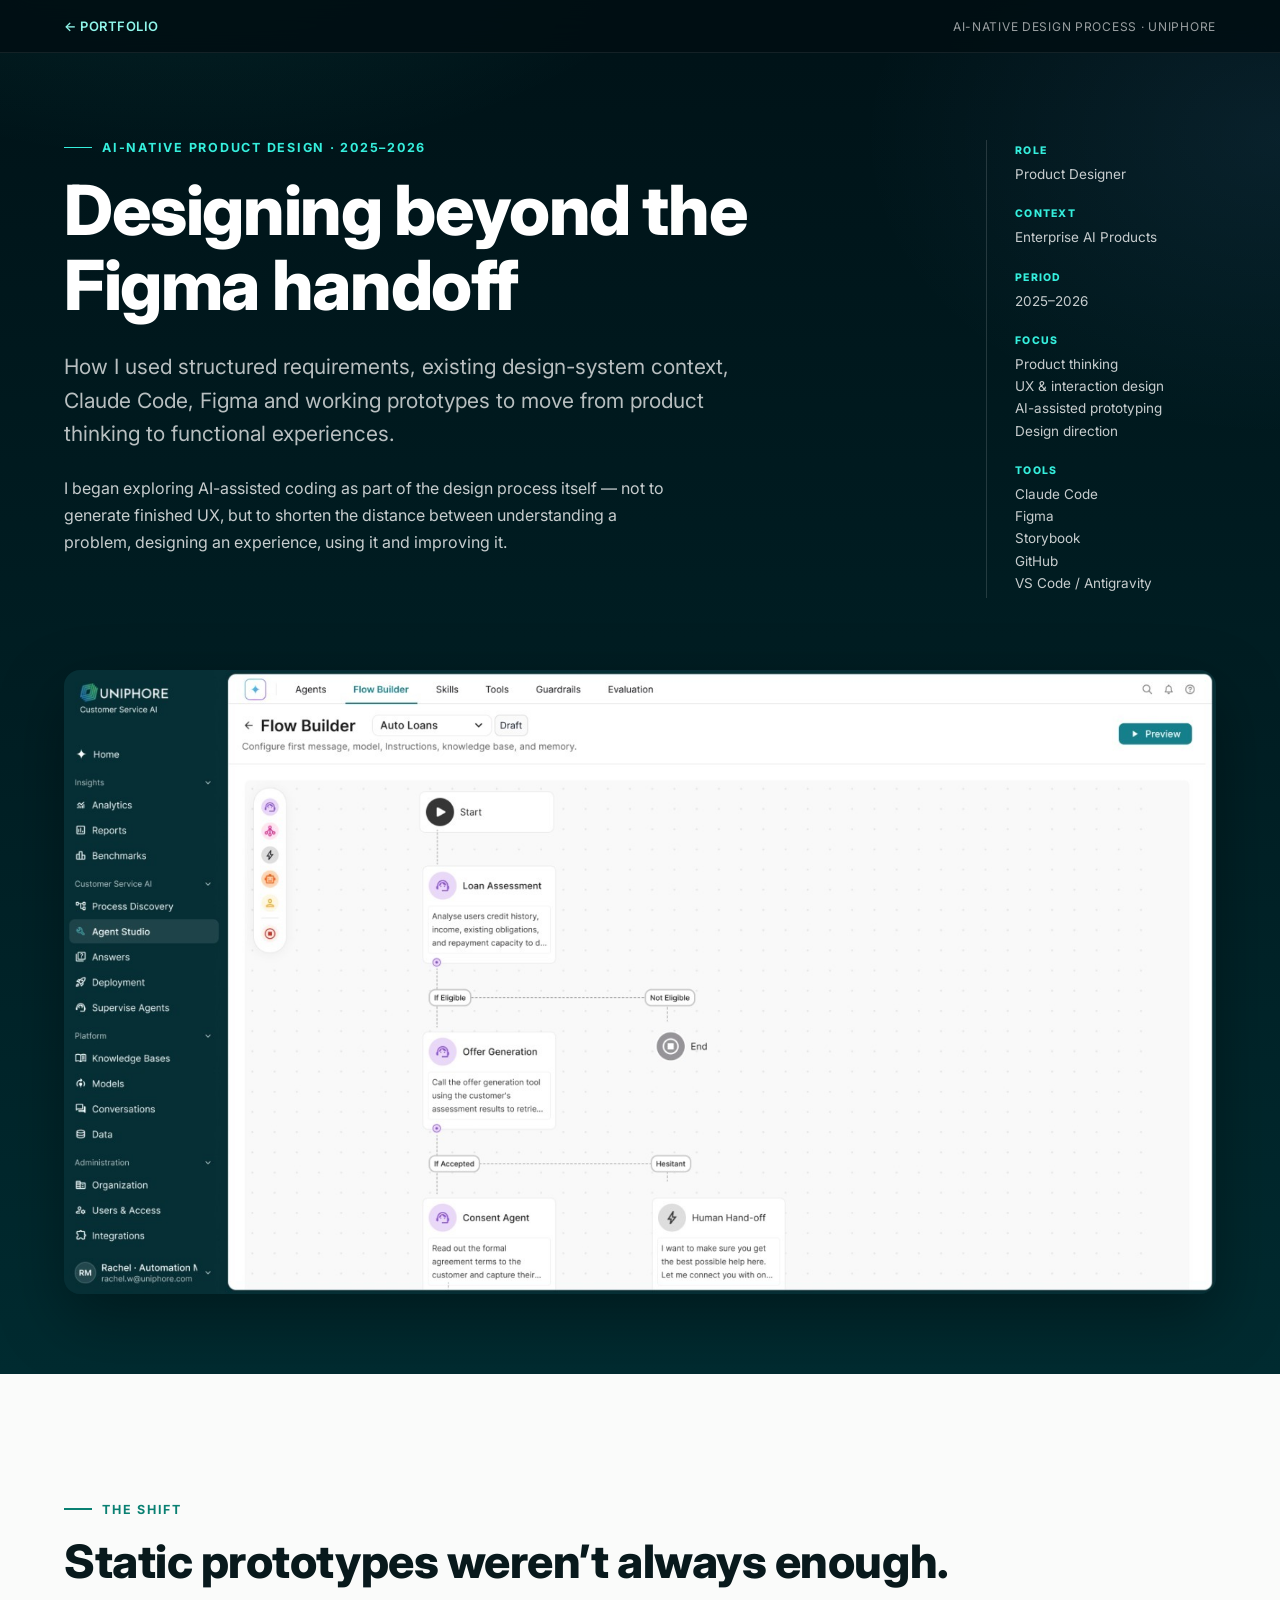
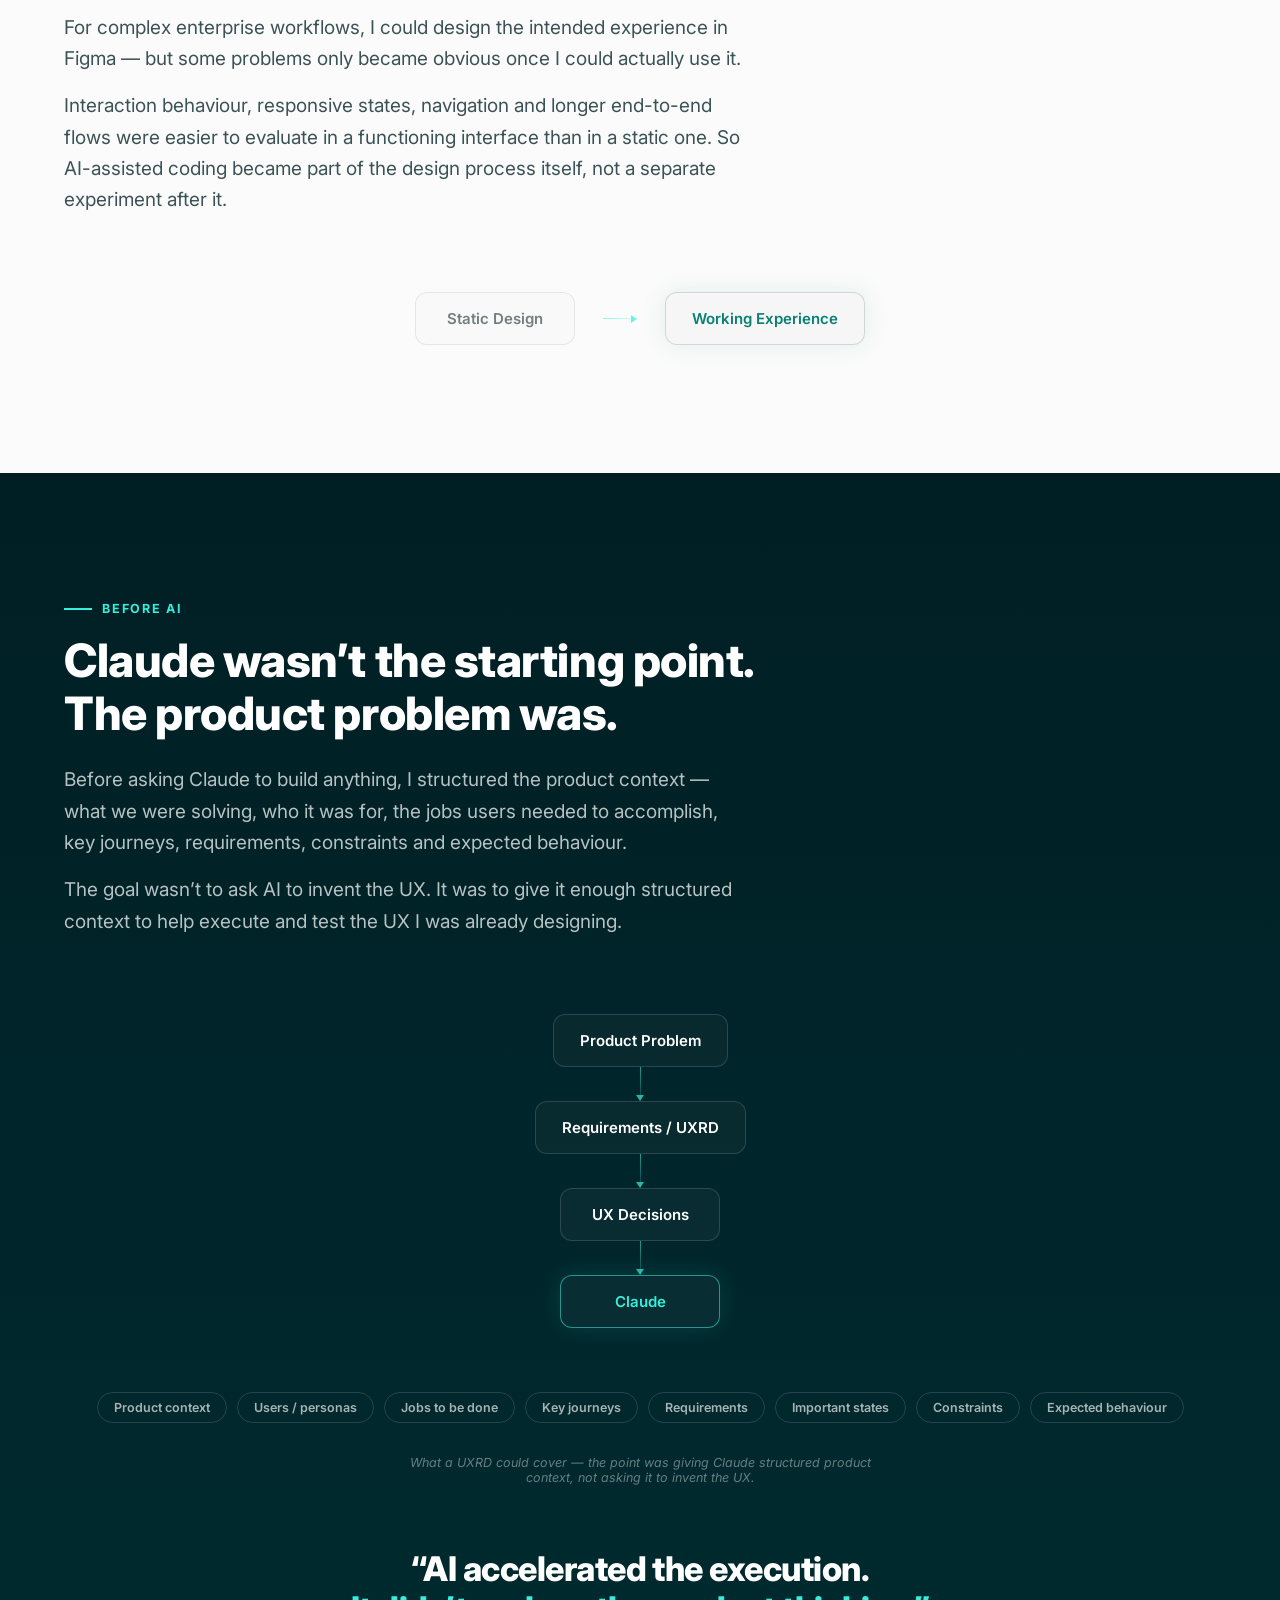
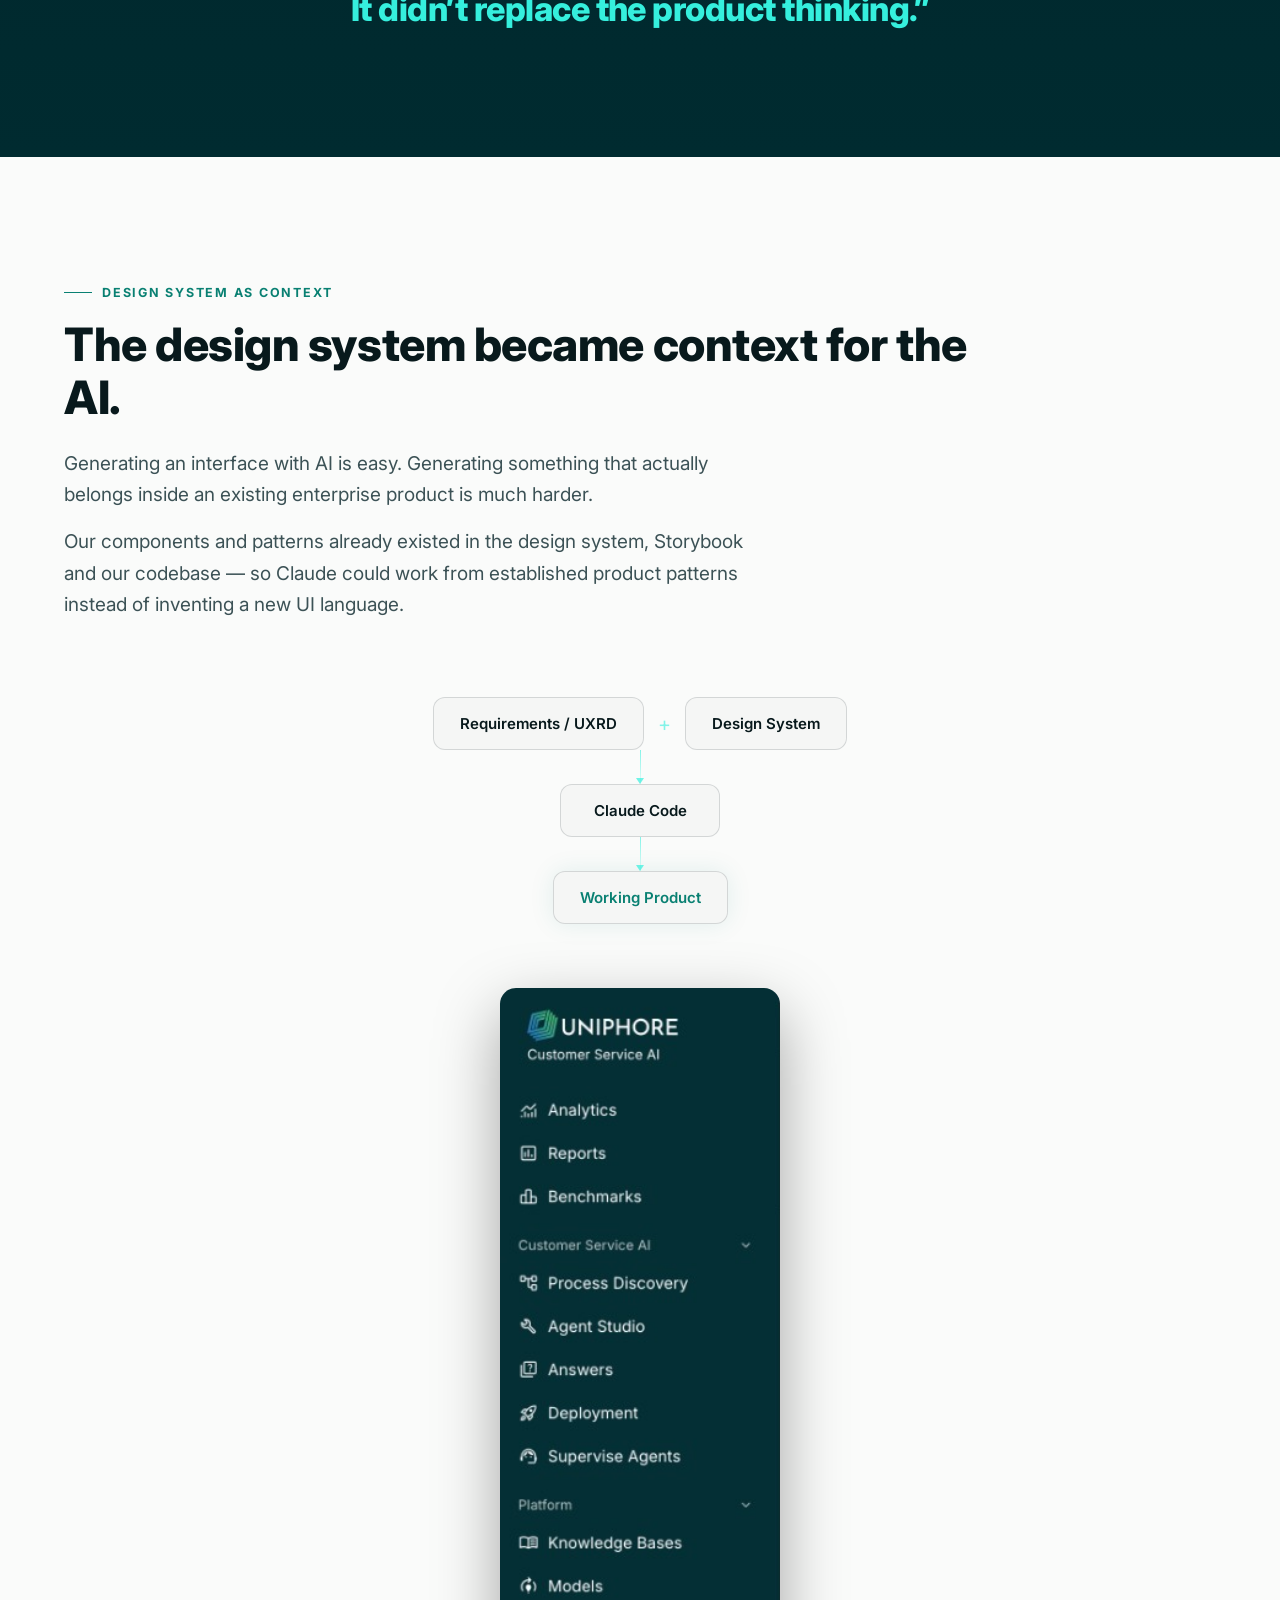
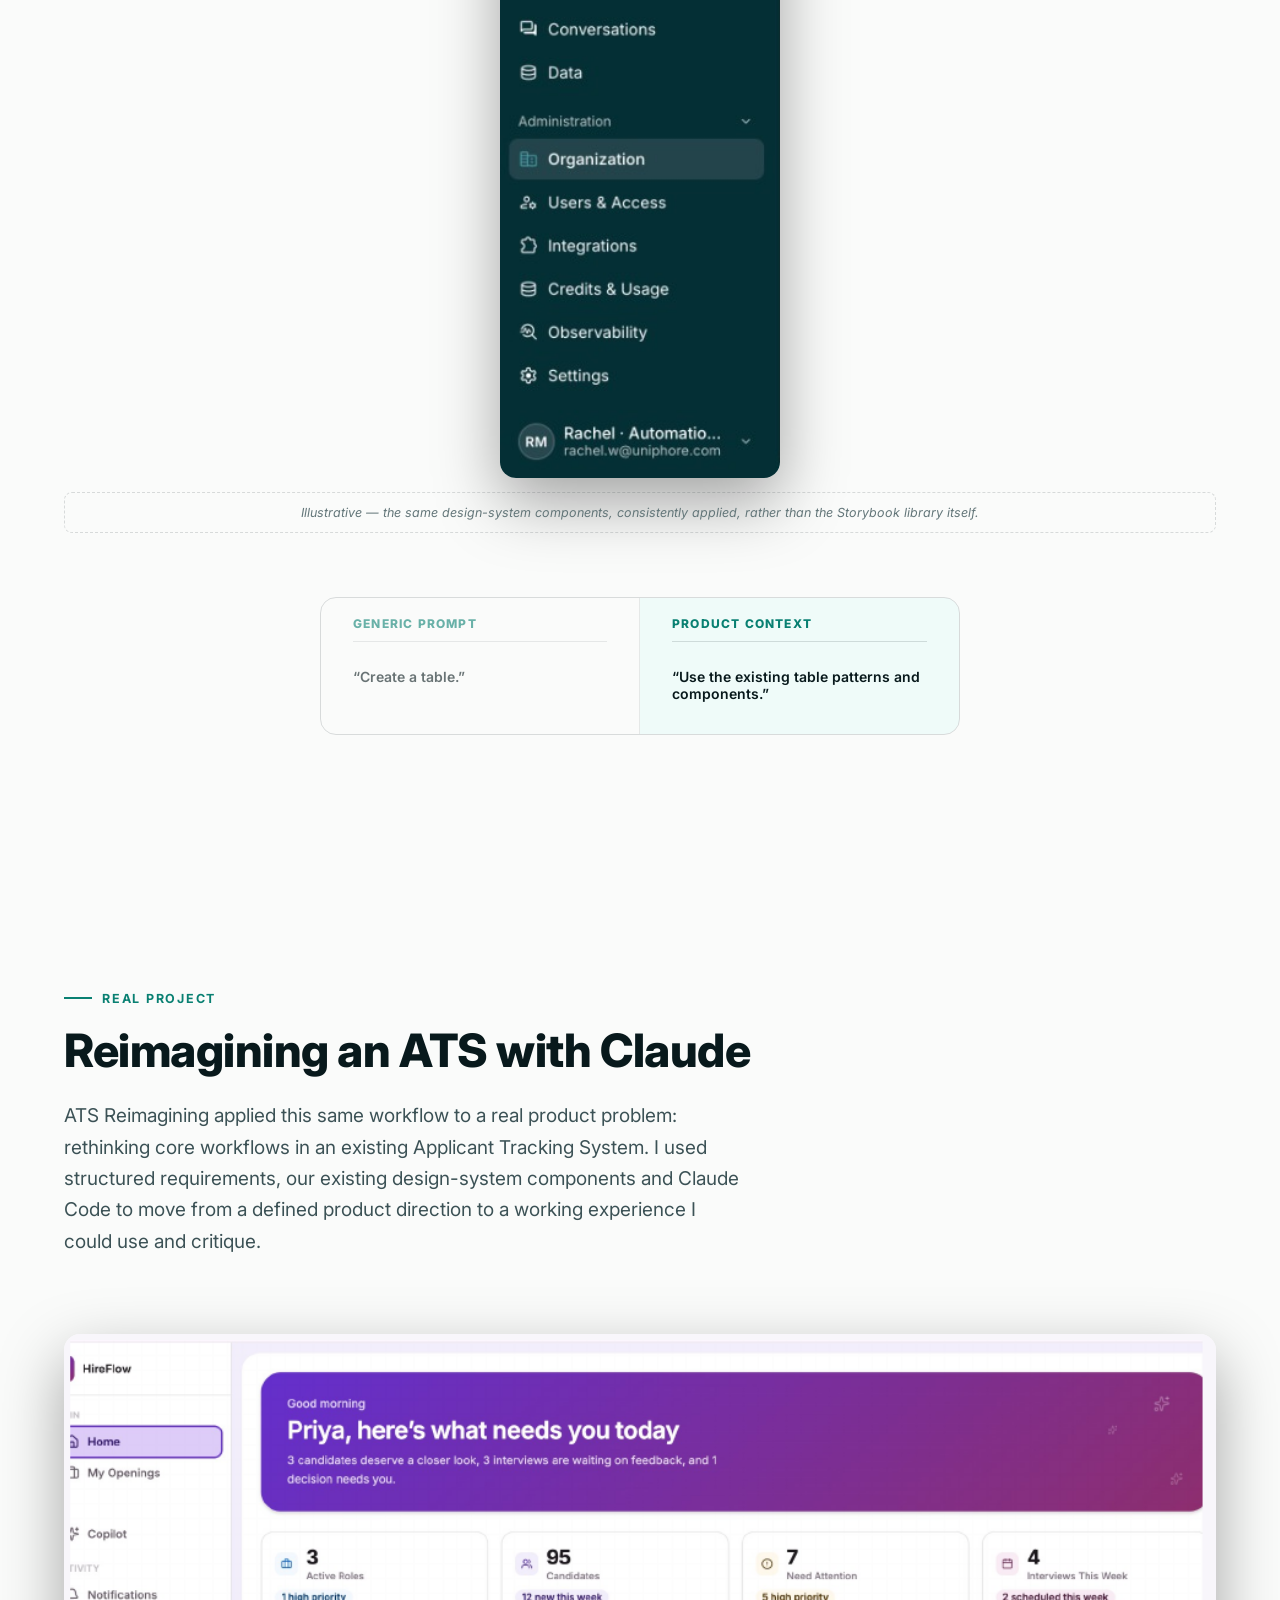
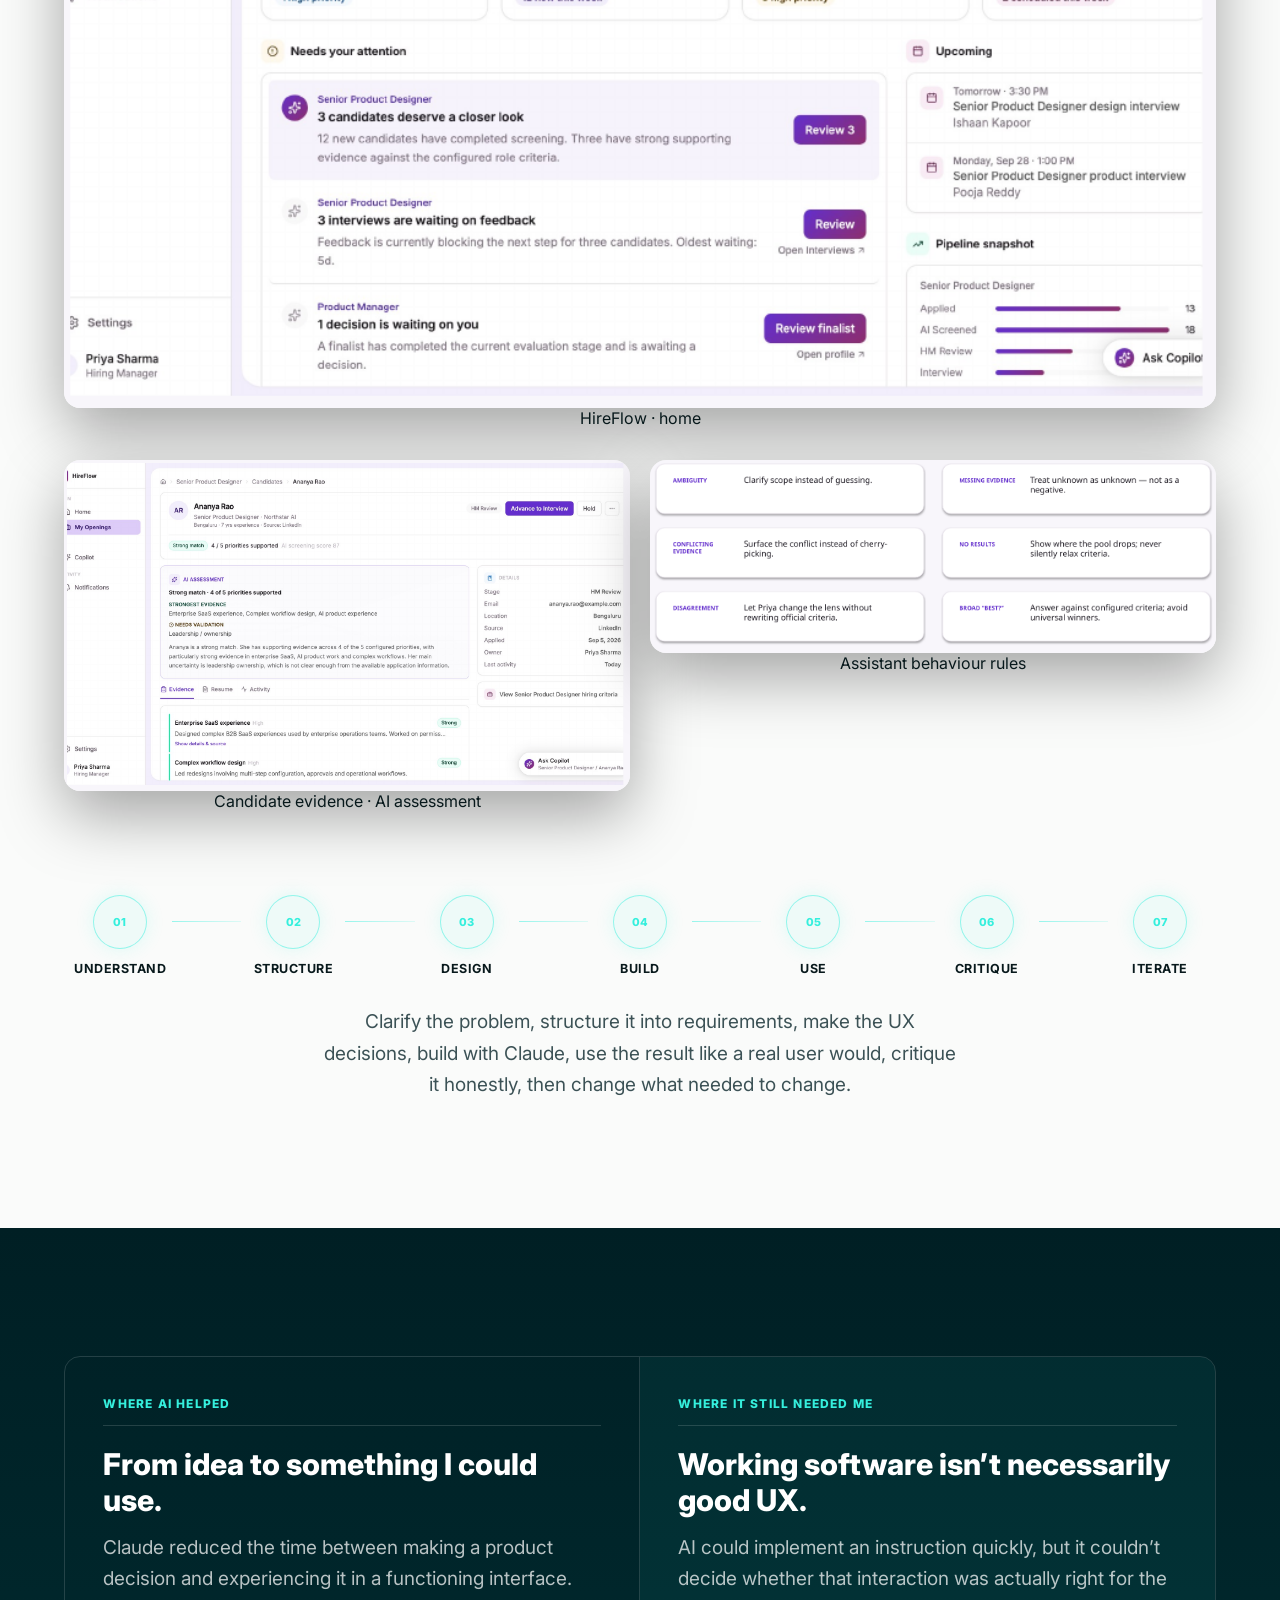
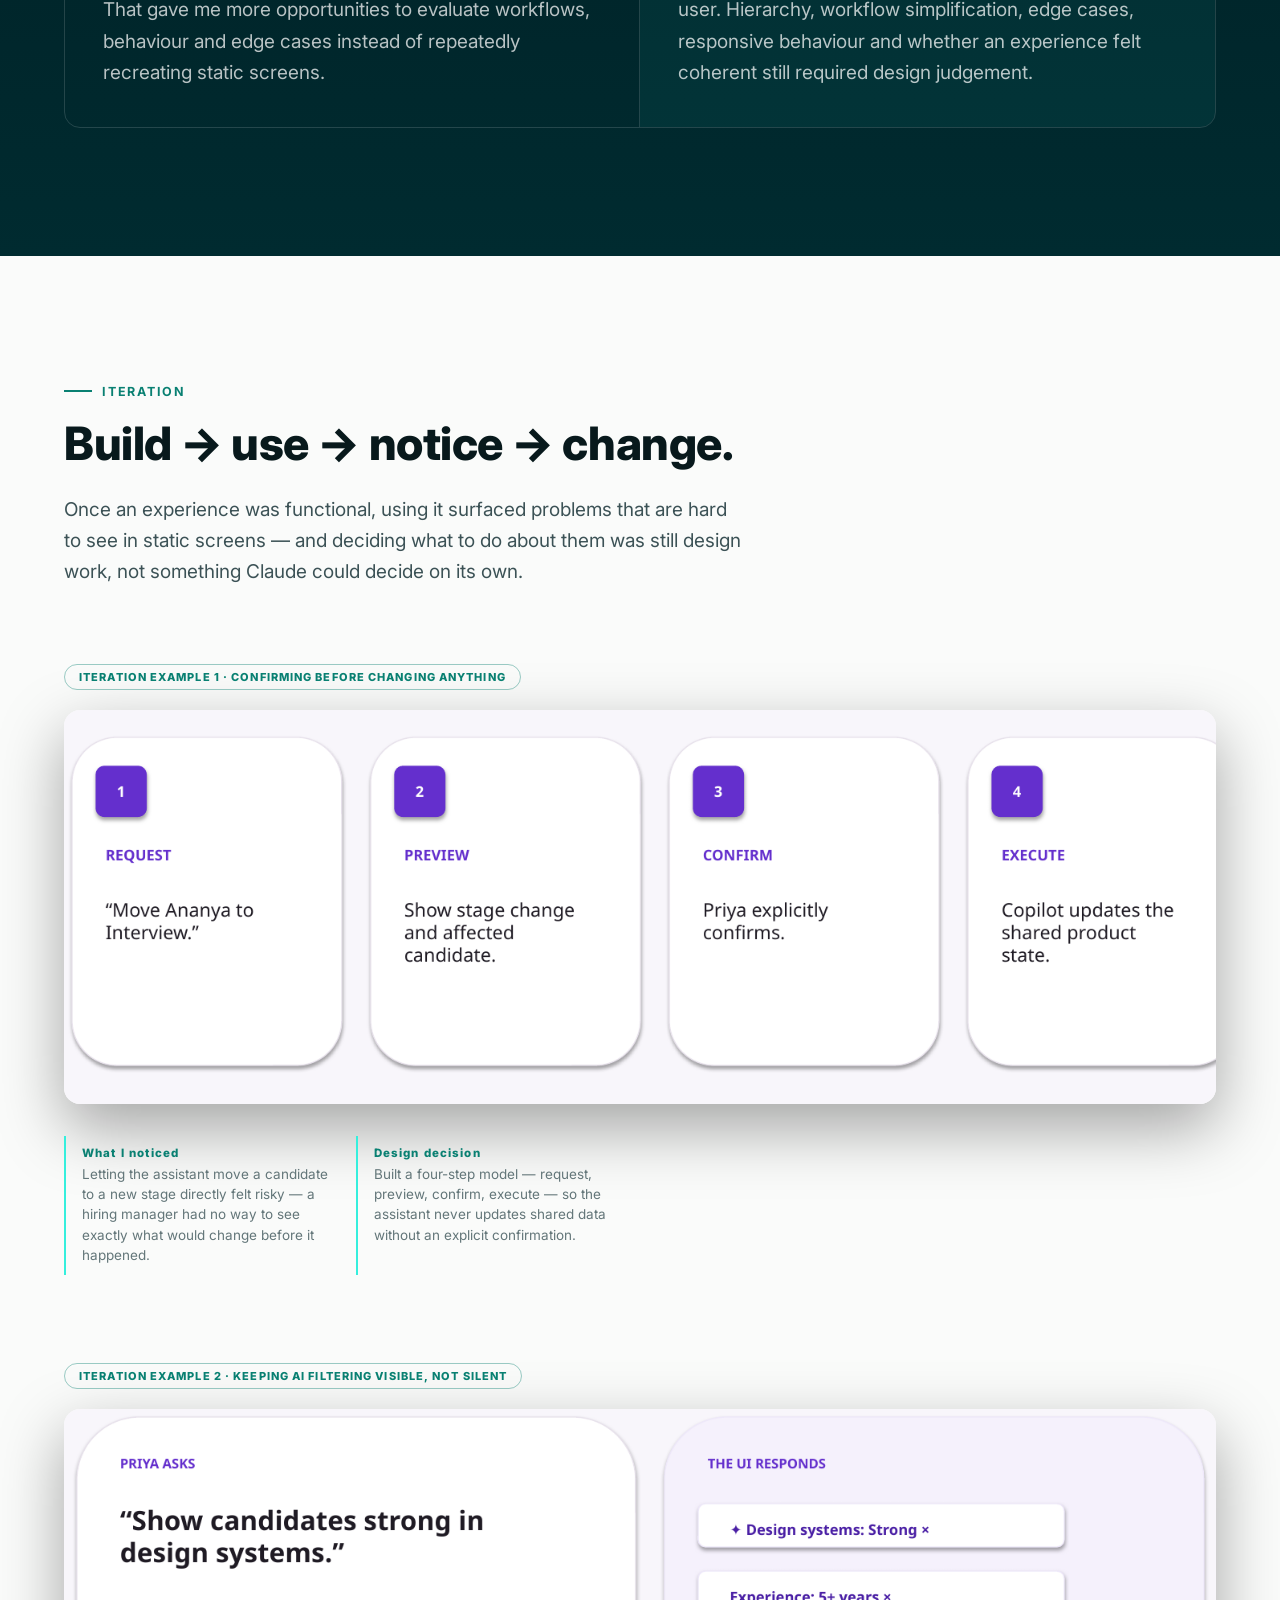
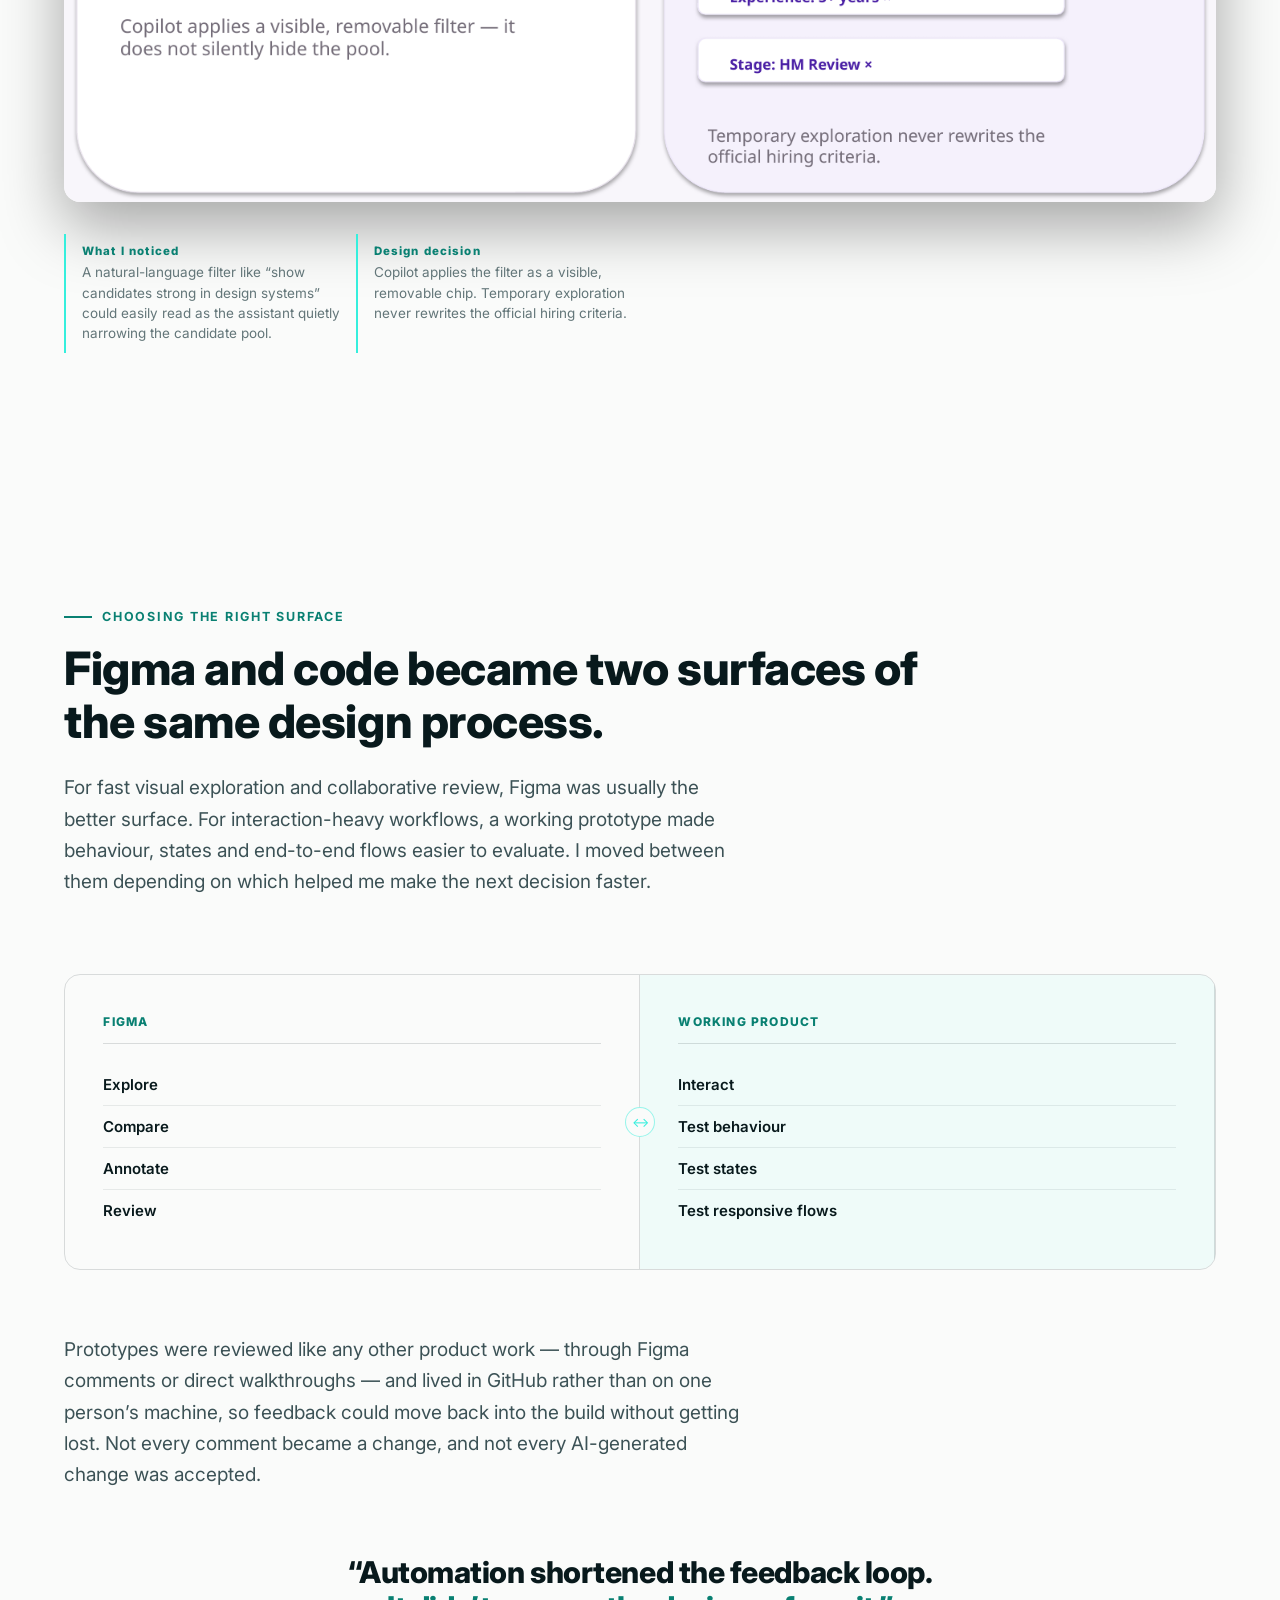
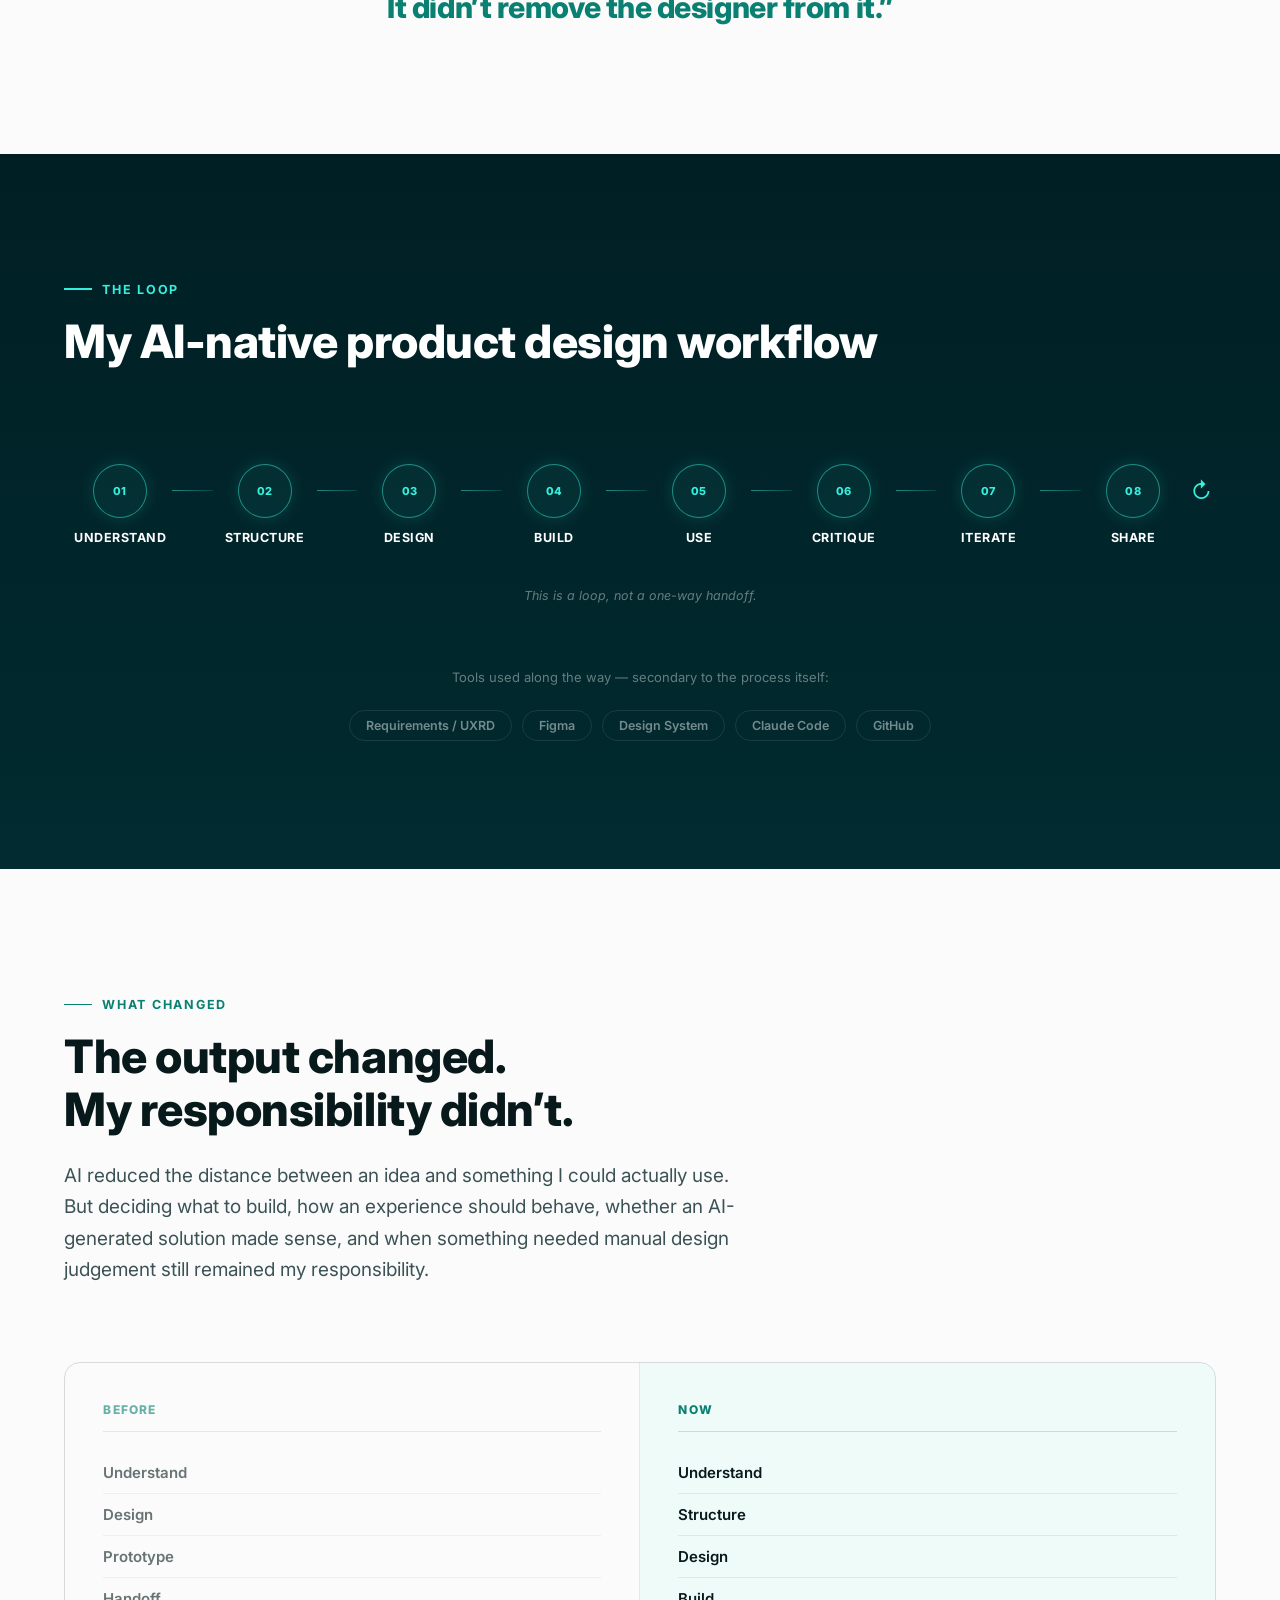
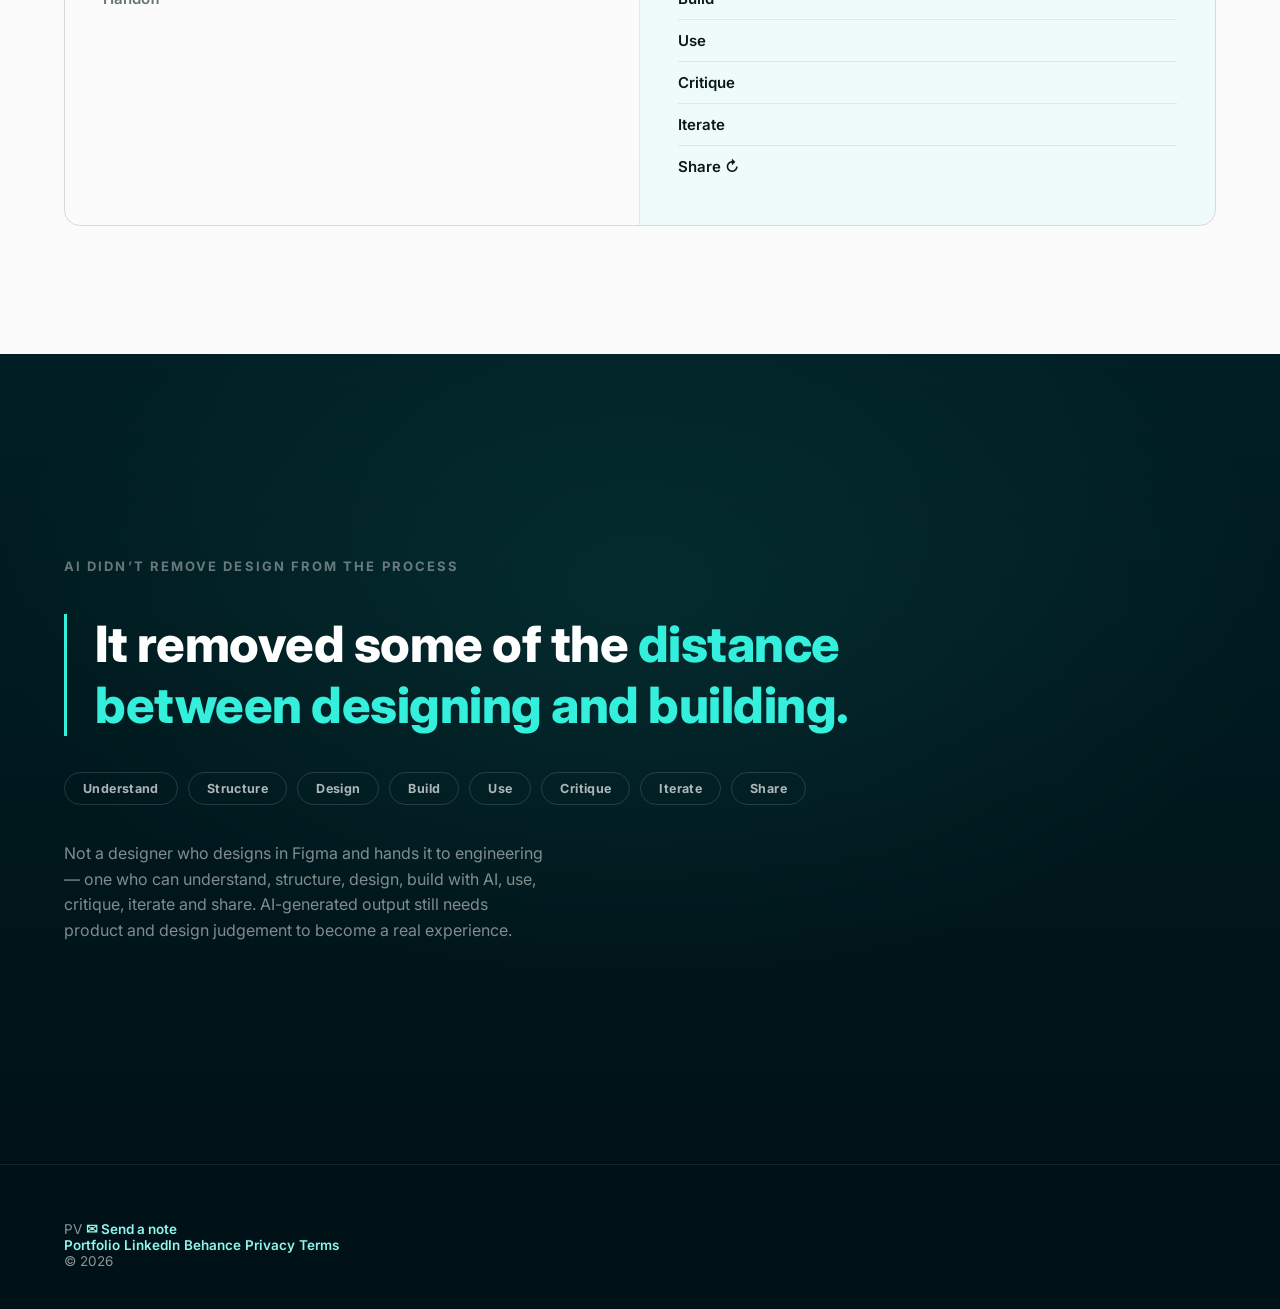
<file: case-study-ai-native-process.html>
<!DOCTYPE html>
<html lang="en">
<head>
<meta charset="UTF-8">
<meta name="viewport" content="width=device-width, initial-scale=1.0">
<title>Designing Beyond the Figma Handoff — Case Study</title>
<meta name="description" content="How structured requirements, an existing design system, Claude Code and Figma let me move from product thinking to working product experiences. Uniphore.">
<!-- Favicon -->
<link rel="icon" href="assets/favicon.svg" type="image/svg+xml">
<link rel="icon" href="assets/favicon.ico" sizes="any">
<link rel="apple-touch-icon" href="assets/apple-touch-icon.png">

<!-- Social preview (Open Graph / Twitter). TODO: swap SITE_URL below for the
     real deployed domain once this site has one — social crawlers need an
     absolute URL, a relative path won't resolve for them. -->
<meta property="og:type" content="website">
<meta property="og:title" content="Designing Beyond the Figma Handoff — Case Study">
<meta property="og:description" content="How structured requirements, an existing design system, Claude Code and Figma let me move from product thinking to working product experiences. Uniphore.">
<meta property="og:image" content="https://example.com/assets/og-image.jpg">
<meta property="og:url" content="https://example.com/case-study-ai-native-process.html">
<meta name="twitter:card" content="summary_large_image">
<meta name="twitter:title" content="Designing Beyond the Figma Handoff — Case Study">
<meta name="twitter:description" content="How structured requirements, an existing design system, Claude Code and Figma let me move from product thinking to working product experiences. Uniphore.">
<meta name="twitter:image" content="https://example.com/assets/og-image.jpg">
<link rel="stylesheet" href="styles.css">

<!-- Page-local refinements for this one case study — scoped to this file
     only (inline <style>, same pattern used on about.html / resume.html /
     privacy-policy.html). Nothing here touches styles.css or any other
     case study. -->
<style>
  /* Screenshots as precious evidence: no border/box, natural aspect
     ratio, shadow only — the same treatment already proven on the Admin
     and ERP case studies, applied here via page scope instead of a
     shared theme class since this page keeps the default teal palette. */
  .anp-case .shot {
    border: none;
    background: transparent;
    box-shadow: 0 24px 64px rgba(0,0,0,0.35);
  }
  .anp-case .shot--full,
  .anp-case .shot--wide,
  .anp-case .shot--crop,
  .anp-case .shot--panorama,
  .anp-case .shot--tall,
  .anp-case .shot--square { aspect-ratio: auto; }
  .anp-case .shot img { height: auto; }

  /* Inline accent color for emphasis words inside plain paragraphs
     (big-statement / mega-statement / closing already define their own
     .accent scoped to themselves; this extends it to body copy here). */
  .anp-case .section-copy .accent,
  .anp-case .anp-hero-intro .accent { color: var(--cyan); font-weight: 700; }
  .anp-case .section--light .section-copy .accent { color: var(--accent-light); }

  /* The shared lifecycle-loop diagram fades its right edge to the light
     "paper" background by default (it's only ever used on a light
     section elsewhere on the site). This page uses it on a dark
     section, so give the fade a matching dark color instead of a
     mismatched light seam. */
  .anp-case .section--dark .lifecycle-wrap::after {
    background: linear-gradient(90deg, transparent, var(--teal-850));
  }

  /* Hero: text column + a compact, editorial metadata sidebar */
  .anp-hero-top {
    display: grid;
    grid-template-columns: 1fr 230px;
    gap: clamp(40px, 6vw, 96px);
    align-items: start;
    margin-bottom: clamp(48px, 6vw, 72px);
  }
  .anp-hero-intro {
    font-size: 16px;
    line-height: 1.7;
    color: rgba(255,255,255,0.78);
    max-width: 62ch;
    margin: 0;
  }
  .anp-meta-col {
    display: flex;
    flex-direction: column;
    gap: 22px;
    padding: 4px 0 4px 28px;
    border-left: 1px solid var(--line-dark);
  }
  .anp-meta-label {
    display: block;
    font-size: 10.5px;
    font-weight: 800;
    letter-spacing: 0.12em;
    text-transform: uppercase;
    color: var(--cyan);
    margin-bottom: 6px;
  }
  .anp-meta-value {
    display: block;
    font-size: 13.5px;
    line-height: 1.65;
    color: rgba(255,255,255,0.78);
  }
  @media (max-width: 900px) {
    .anp-hero-top { grid-template-columns: 1fr; }
    .anp-meta-col {
      flex-direction: row;
      flex-wrap: wrap;
      column-gap: 36px;
      row-gap: 18px;
      border-left: none;
      border-top: 1px solid var(--line-dark);
      padding: 24px 0 0;
    }
  }

  /* The shared .placeholder component sets a 260px min-height AND an
     aspect-ratio on its --wide/--full variants. Those two constraints
     fight each other once a column gets narrow (two side-by-side on a
     390px screen), forcing the box wider than its column and causing
     page overflow. No other page currently renders .placeholder (every
     prior instance was removed sitewide), so this fixes a real, latent
     bug without touching any other page's layout. */
  @media (max-width: 640px) {
    .anp-case .placeholder { min-height: 0; }
  }

  /* Iteration examples (section 06) — each is explicitly a placeholder
     until real ATS before/after evidence replaces it. */
  .anp-iter { margin-bottom: clamp(56px, 7vw, 88px); }
  .anp-iter:last-child { margin-bottom: 0; }
  .anp-iter-tag {
    display: inline-block;
    font-size: 11px;
    font-weight: 800;
    letter-spacing: 0.1em;
    text-transform: uppercase;
    color: var(--accent-light);
    border: 1px solid rgba(var(--accent-light-rgb), 0.4);
    border-radius: 100px;
    padding: 5px 14px;
    margin-bottom: 20px;
  }
</style>
</head>
<body class="anp-case">

<header class="site-header">
  <a href="index.html" class="back-link">&larr; Portfolio</a>
  <span class="proj-tag">AI-Native Design Process · Uniphore</span>
</header>

<!-- ============================================================
     00 — HERO / PROJECT INTRODUCTION
     ============================================================ -->
<section class="hero">
  <div class="wrap">
    <div class="anp-hero-top">
      <div>
        <p class="section-kicker">AI-Native Product Design &middot; 2025&ndash;2026</p>
        <h1>Designing beyond the<br>Figma handoff</h1>
        <p class="hero-sub" style="margin-bottom:24px;">How I used structured requirements, existing design-system context, Claude Code, Figma and working prototypes to move from product thinking to functional experiences.</p>
        <p class="anp-hero-intro">I began exploring AI-assisted coding as part of the design process itself &mdash; not to generate finished UX, but to shorten the distance between understanding a problem, designing an experience, using it and improving it.</p>
      </div>
      <div class="anp-meta-col">
        <div>
          <span class="anp-meta-label">Role</span>
          <span class="anp-meta-value">Product Designer</span>
        </div>
        <div>
          <span class="anp-meta-label">Context</span>
          <span class="anp-meta-value">Enterprise AI Products</span>
        </div>
        <div>
          <span class="anp-meta-label">Period</span>
          <span class="anp-meta-value">2025&ndash;2026</span>
        </div>
        <div>
          <span class="anp-meta-label">Focus</span>
          <span class="anp-meta-value">Product thinking<br>UX &amp; interaction design<br>AI-assisted prototyping<br>Design direction</span>
        </div>
        <div>
          <span class="anp-meta-label">Tools</span>
          <span class="anp-meta-value">Claude Code<br>Figma<br>Storybook<br>GitHub<br>VS Code / Antigravity</span>
        </div>
      </div>
    </div>

    <div class="reveal">
      <div class="shot shot--full">
        <img src="assets/agent-studio-flow-orchestration.jpeg" alt="A real working product screen — Agent Studio's Flow Builder, built using this process">
      </div>
    </div>
  </div>
</section>

<!-- ============================================================
     01 — THE SHIFT
     ============================================================ -->
<section class="section section--light">
  <div class="wrap">
    <div class="section-intro">
      <p class="section-kicker">The shift</p>
      <h2 class="section-heading">Static prototypes weren&rsquo;t always enough.</h2>
      <p class="section-copy">For complex enterprise workflows, I could design the intended experience in Figma &mdash; but some problems only became obvious once I could actually use it.</p>
      <p class="section-copy">Interaction behaviour, responsive states, navigation and longer end-to-end flows were easier to evaluate in a functioning interface than in a static one. So AI-assisted coding became part of the design process itself, not a separate experiment after it.</p>
    </div>

    <div class="flow-horizontal reveal" style="gap:28px;">
      <div class="node" style="opacity:0.55;">Static Design</div>
      <div class="arrow-h"></div>
      <div class="node node--accent">Working Experience</div>
    </div>
  </div>
</section>

<!-- ============================================================
     02 — THE PRINCIPLE
     ============================================================ -->
<section class="section section--dark">
  <div class="wrap">
    <div class="section-intro">
      <p class="section-kicker">Before AI</p>
      <h2 class="section-heading">Claude wasn&rsquo;t the starting point.<br>The product problem was.</h2>
      <p class="section-copy">Before asking Claude to build anything, I structured the product context &mdash; what we were solving, who it was for, the jobs users needed to accomplish, key journeys, requirements, constraints and expected behaviour.</p>
      <p class="section-copy">The goal wasn&rsquo;t to ask AI to invent the UX. It was to give it enough structured context to help execute and test the UX I was already designing.</p>
    </div>

    <div class="flow-vertical reveal">
      <div class="node">Product Problem</div>
      <div class="arrow-v"></div>
      <div class="node">Requirements / UXRD</div>
      <div class="arrow-v"></div>
      <div class="node">UX Decisions</div>
      <div class="arrow-v"></div>
      <div class="node node--accent">Claude</div>
    </div>

    <div class="tag-row reveal mt-lg">
      <span>Product context</span>
      <span>Users / personas</span>
      <span>Jobs to be done</span>
      <span>Key journeys</span>
      <span>Requirements</span>
      <span>Important states</span>
      <span>Constraints</span>
      <span>Expected behaviour</span>
    </div>
    <p class="placeholder-purpose center mt-md" style="margin-left:auto;margin-right:auto;">What a UXRD could cover &mdash; the point was giving Claude structured product context, not asking it to invent the UX.</p>

    <p class="big-statement mt-lg reveal" style="font-size:clamp(22px,3vw,34px);">&ldquo;AI accelerated the execution.<br><span class="accent">It didn&rsquo;t replace the product thinking.&rdquo;</span></p>
  </div>
</section>

<!-- ============================================================
     03 — GIVING AI THE RIGHT CONTEXT
     ============================================================ -->
<section class="section section--light">
  <div class="wrap">
    <div class="section-intro">
      <p class="section-kicker">Design system as context</p>
      <h2 class="section-heading">The design system became context for the AI.</h2>
      <p class="section-copy">Generating an interface with AI is easy. Generating something that actually belongs inside an existing enterprise product is much harder.</p>
      <p class="section-copy">Our components and patterns already existed in the design system, Storybook and our codebase &mdash; so Claude could work from established product patterns instead of inventing a new UI language.</p>
    </div>

    <div class="flow-vertical reveal">
      <div class="flow-horizontal" style="gap:14px;flex-wrap:wrap;justify-content:center;">
        <div class="node">Requirements / UXRD</div>
        <div style="color:var(--cyan);font-size:20px;opacity:0.6;">+</div>
        <div class="node">Design System</div>
      </div>
      <div class="arrow-v"></div>
      <div class="node">Claude Code</div>
      <div class="arrow-v"></div>
      <div class="node node--accent">Working Product</div>
    </div>

    <div class="reveal mt-lg">
      <div class="shot" style="max-width:280px;margin:0 auto;">
        <img src="assets/admin-sidebar-nav.png" alt="Administration side navigation, built from the same set of design-system components across every area">
      </div>
      <div class="iter-note" style="text-align:center;">Illustrative &mdash; the same design-system components, consistently applied, rather than the Storybook library itself.</div>
    </div>

    <div class="comparison comparison--compact reveal mt-lg" style="max-width:640px;margin-left:auto;margin-right:auto;">
      <div class="comparison-col muted">
        <div class="comparison-head">Generic prompt</div>
        <div class="comparison-row" style="display:block;padding:14px 0;border-bottom:none;">&ldquo;Create a table.&rdquo;</div>
      </div>
      <div class="comparison-col highlight">
        <div class="comparison-head">Product context</div>
        <div class="comparison-row" style="display:block;padding:14px 0;border-bottom:none;">&ldquo;Use the existing table patterns and components.&rdquo;</div>
      </div>
    </div>
  </div>
</section>

<!-- ============================================================
     04 — PUTTING IT TO THE TEST: ATS REIMAGINING
     ============================================================ -->
<section class="section section--light">
  <div class="wrap">
    <div class="section-intro">
      <p class="section-kicker">Real project</p>
      <h2 class="section-heading">Reimagining an ATS with Claude</h2>
      <p class="section-copy">ATS Reimagining applied this same workflow to a real product problem: rethinking core workflows in an existing Applicant Tracking System. I used structured requirements, our existing design-system components and Claude Code to move from a defined product direction to a working experience I could use and critique.</p>
    </div>

    <div class="reveal">
      <div class="shot shot--full">
        <img src="assets/ats-attention-home.png" alt="HireFlow, the reimagined ATS home screen — an attention-first summary of candidates needing review, interviews waiting on feedback and a pipeline snapshot">
      </div>
      <div class="adm-figure-caption" style="text-align:center;">HireFlow &middot; home</div>
    </div>

    <div class="placeholder-group placeholder-group--duo reveal mt-md">
      <div>
        <div class="shot shot--wide">
          <img src="assets/ats-candidate-evidence.png" alt="A candidate's evidence workspace — AI assessment, strongest supporting evidence and what still needs validation, next to the candidate's details">
        </div>
        <div class="adm-figure-caption" style="text-align:center;">Candidate evidence &middot; AI assessment</div>
      </div>
      <div>
        <div class="shot shot--wide">
          <img src="assets/ats-assistant-rules.png" alt="Six rules governing how the hiring assistant handles ambiguity, missing evidence, conflicting evidence and broad questions">
        </div>
        <div class="adm-figure-caption" style="text-align:center;">Assistant behaviour rules</div>
      </div>
    </div>

    <div class="lifecycle-wrap reveal mt-lg">
      <div class="lifecycle">
        <div class="lifecycle-step"><div class="lifecycle-dot">01</div><div class="lifecycle-label">Understand</div></div>
        <div class="lifecycle-connector"></div>
        <div class="lifecycle-step"><div class="lifecycle-dot">02</div><div class="lifecycle-label">Structure</div></div>
        <div class="lifecycle-connector"></div>
        <div class="lifecycle-step"><div class="lifecycle-dot">03</div><div class="lifecycle-label">Design</div></div>
        <div class="lifecycle-connector"></div>
        <div class="lifecycle-step"><div class="lifecycle-dot">04</div><div class="lifecycle-label">Build</div></div>
        <div class="lifecycle-connector"></div>
        <div class="lifecycle-step"><div class="lifecycle-dot">05</div><div class="lifecycle-label">Use</div></div>
        <div class="lifecycle-connector"></div>
        <div class="lifecycle-step"><div class="lifecycle-dot">06</div><div class="lifecycle-label">Critique</div></div>
        <div class="lifecycle-connector"></div>
        <div class="lifecycle-step"><div class="lifecycle-dot">07</div><div class="lifecycle-label">Iterate</div></div>
      </div>
    </div>
    <p class="section-copy center" style="max-width:640px;margin:0 auto;">Clarify the problem, structure it into requirements, make the UX decisions, build with Claude, use the result like a real user would, critique it honestly, then change what needed to change.</p>
  </div>
</section>

<!-- ============================================================
     05 — WHERE AI HELPED / WHERE IT STILL NEEDED ME
     ============================================================ -->
<section class="section section--dark">
  <div class="wrap">
    <div class="comparison reveal">
      <div class="comparison-col">
        <div class="comparison-head">Where AI helped</div>
        <h3 style="font-size:clamp(22px,2.4vw,30px);font-weight:800;margin:0 0 14px;">From idea to something I could use.</h3>
        <p class="section-copy" style="margin-bottom:0;">Claude reduced the time between making a product decision and experiencing it in a functioning interface. That gave me more opportunities to evaluate workflows, behaviour and edge cases instead of repeatedly recreating static screens.</p>
      </div>
      <div class="comparison-col highlight">
        <div class="comparison-head">Where it still needed me</div>
        <h3 style="font-size:clamp(22px,2.4vw,30px);font-weight:800;margin:0 0 14px;">Working software isn&rsquo;t necessarily good UX.</h3>
        <p class="section-copy" style="margin-bottom:0;">AI could implement an instruction quickly, but it couldn&rsquo;t decide whether that interaction was actually right for the user. Hierarchy, workflow simplification, edge cases, responsive behaviour and whether an experience felt coherent still required design judgement.</p>
      </div>
    </div>
  </div>
</section>

<!-- ============================================================
     06 — ITERATION
     ============================================================ -->
<section class="section section--light">
  <div class="wrap">
    <div class="section-intro">
      <p class="section-kicker">Iteration</p>
      <h2 class="section-heading">Build &rarr; use &rarr; notice &rarr; change.</h2>
      <p class="section-copy">Once an experience was functional, using it surfaced problems that are hard to see in static screens &mdash; and deciding what to do about them was still design work, not something Claude could decide on its own.</p>
    </div>

    <div class="anp-iter reveal">
      <span class="anp-iter-tag">Iteration example 1 &middot; Confirming before changing anything</span>
      <div class="shot shot--wide">
        <img src="assets/ats-human-control.png" alt="A four-step control model: request, preview, confirm, execute — Copilot never updates shared candidate data without an explicit confirmation">
      </div>
      <div class="annotation-row annotation-row--two mt-md">
        <div class="annotation-card">
          <div class="a-tag">What I noticed</div>
          <div class="a-desc">Letting the assistant move a candidate to a new stage directly felt risky &mdash; a hiring manager had no way to see exactly what would change before it happened.</div>
        </div>
        <div class="annotation-card">
          <div class="a-tag">Design decision</div>
          <div class="a-desc">Built a four-step model &mdash; request, preview, confirm, execute &mdash; so the assistant never updates shared data without an explicit confirmation.</div>
        </div>
      </div>
    </div>

    <div class="anp-iter reveal">
      <span class="anp-iter-tag">Iteration example 2 &middot; Keeping AI filtering visible, not silent</span>
      <div class="shot shot--wide">
        <img src="assets/ats-conversation-filters.png" alt="Priya asks Copilot to show candidates strong in design systems; the UI responds with visible, removable filter chips rather than silently narrowing the list">
      </div>
      <div class="annotation-row annotation-row--two mt-md">
        <div class="annotation-card">
          <div class="a-tag">What I noticed</div>
          <div class="a-desc">A natural-language filter like &ldquo;show candidates strong in design systems&rdquo; could easily read as the assistant quietly narrowing the candidate pool.</div>
        </div>
        <div class="annotation-card">
          <div class="a-tag">Design decision</div>
          <div class="a-desc">Copilot applies the filter as a visible, removable chip. Temporary exploration never rewrites the official hiring criteria.</div>
        </div>
      </div>
    </div>
  </div>
</section>

<!-- ============================================================
     07 — FIGMA + CODE
     ============================================================ -->
<section class="section section--light">
  <div class="wrap">
    <div class="section-intro">
      <p class="section-kicker">Choosing the right surface</p>
      <h2 class="section-heading">Figma and code became two surfaces of the same design process.</h2>
      <p class="section-copy">For fast visual exploration and collaborative review, Figma was usually the better surface. For interaction-heavy workflows, a working prototype made behaviour, states and end-to-end flows easier to evaluate. I moved between them depending on which helped me make the next decision faster.</p>
    </div>

    <div class="comparison reveal" style="position:relative;">
      <div class="comparison-col">
        <div class="comparison-head">Figma</div>
        <div class="comparison-row">Explore</div>
        <div class="comparison-row">Compare</div>
        <div class="comparison-row">Annotate</div>
        <div class="comparison-row">Review</div>
      </div>
      <div class="comparison-col highlight">
        <div class="comparison-head">Working product</div>
        <div class="comparison-row">Interact</div>
        <div class="comparison-row">Test behaviour</div>
        <div class="comparison-row">Test states</div>
        <div class="comparison-row">Test responsive flows</div>
      </div>
      <div class="comparison-arrow-badge" style="left:50%;">&harr;</div>
    </div>

    <p class="section-copy mt-lg" style="max-width:680px;">Prototypes were reviewed like any other product work &mdash; through Figma comments or direct walkthroughs &mdash; and lived in GitHub rather than on one person&rsquo;s machine, so feedback could move back into the build without getting lost. Not every comment became a change, and not every AI-generated change was accepted.</p>

    <p class="big-statement mt-lg reveal" style="font-size:clamp(20px,2.6vw,30px);">&ldquo;Automation shortened the feedback loop.<br><span class="accent">It didn&rsquo;t remove the designer from it.&rdquo;</span></p>
  </div>
</section>

<!-- ============================================================
     08 — THE WORKFLOW
     ============================================================ -->
<section class="section section--dark">
  <div class="wrap">
    <div class="section-intro">
      <p class="section-kicker">The loop</p>
      <h2 class="section-heading">My AI-native product design workflow</h2>
    </div>

    <div class="lifecycle-wrap reveal">
      <div class="lifecycle">
        <div class="lifecycle-step"><div class="lifecycle-dot">01</div><div class="lifecycle-label">Understand</div></div>
        <div class="lifecycle-connector"></div>
        <div class="lifecycle-step"><div class="lifecycle-dot">02</div><div class="lifecycle-label">Structure</div></div>
        <div class="lifecycle-connector"></div>
        <div class="lifecycle-step"><div class="lifecycle-dot">03</div><div class="lifecycle-label">Design</div></div>
        <div class="lifecycle-connector"></div>
        <div class="lifecycle-step"><div class="lifecycle-dot">04</div><div class="lifecycle-label">Build</div></div>
        <div class="lifecycle-connector"></div>
        <div class="lifecycle-step"><div class="lifecycle-dot">05</div><div class="lifecycle-label">Use</div></div>
        <div class="lifecycle-connector"></div>
        <div class="lifecycle-step"><div class="lifecycle-dot">06</div><div class="lifecycle-label">Critique</div></div>
        <div class="lifecycle-connector"></div>
        <div class="lifecycle-step"><div class="lifecycle-dot">07</div><div class="lifecycle-label">Iterate</div></div>
        <div class="lifecycle-connector"></div>
        <div class="lifecycle-step"><div class="lifecycle-dot">08</div><div class="lifecycle-label">Share</div></div>
        <div class="lifecycle-loop"><div class="lifecycle-loop-icon">&#8635;</div></div>
      </div>
    </div>
    <p class="placeholder-purpose center" style="margin-left:auto;margin-right:auto;">This is a loop, not a one-way handoff.</p>

    <p class="section-copy center mt-lg" style="margin-left:auto;margin-right:auto;max-width:600px;opacity:0.55;font-size:13px;">Tools used along the way &mdash; secondary to the process itself:</p>
    <div class="tag-row reveal" style="opacity:0.7;">
      <span>Requirements / UXRD</span>
      <span>Figma</span>
      <span>Design System</span>
      <span>Claude Code</span>
      <span>GitHub</span>
    </div>
  </div>
</section>

<!-- ============================================================
     09 — OUTCOME / REFLECTION
     ============================================================ -->
<section class="section section--light">
  <div class="wrap">
    <div class="section-intro">
      <p class="section-kicker">What changed</p>
      <h2 class="section-heading">The output changed.<br>My responsibility didn&rsquo;t.</h2>
      <p class="section-copy">AI reduced the distance between an idea and something I could actually use. But deciding what to build, how an experience should behave, whether an AI-generated solution made sense, and when something needed manual design judgement still remained my responsibility.</p>
    </div>

    <div class="comparison reveal">
      <div class="comparison-col muted">
        <div class="comparison-head">Before</div>
        <div class="comparison-row">Understand</div>
        <div class="comparison-row">Design</div>
        <div class="comparison-row">Prototype</div>
        <div class="comparison-row">Handoff</div>
      </div>
      <div class="comparison-col highlight">
        <div class="comparison-head">Now</div>
        <div class="comparison-row">Understand</div>
        <div class="comparison-row">Structure</div>
        <div class="comparison-row">Design</div>
        <div class="comparison-row">Build</div>
        <div class="comparison-row">Use</div>
        <div class="comparison-row">Critique</div>
        <div class="comparison-row">Iterate</div>
        <div class="comparison-row">Share &#8635;</div>
      </div>
    </div>
  </div>
</section>

<!-- ============================================================
     CLOSING
     ============================================================ -->
<div class="closing closing--manifest reveal">
  <div class="closing-manifest-inner">
    <div class="closing-eyebrow">AI didn&rsquo;t remove design from the process</div>
    <div class="closing-manifest-statement">It removed some of the <span class="accent">distance between designing and building.</span></div>
    <div class="closing-manifest-chips">
      <span>Understand</span>
      <span>Structure</span>
      <span>Design</span>
      <span>Build</span>
      <span>Use</span>
      <span>Critique</span>
      <span>Iterate</span>
      <span>Share</span>
    </div>
    <p class="closing-final">Not a designer who designs in Figma and hands it to engineering &mdash; one who can understand, structure, design, build with AI, use, critique, iterate and share. AI-generated output still needs product and design judgement to become a real experience.</p>
  </div>
</div>

<footer class="site-footer">
  <div class="footer-content">
    <div class="footer-row">
      <span class="footer-mark">PV</span>
      <a class="footer-note js-email" href="#" data-user="cnZwcml5YWRoYXJzaGluaWk=" data-domain="Z21haWwuY29t">
        <span>&#9993;</span> Send a note
      </a>
    </div>
    <div class="footer-row footer-row--bottom">
      <div class="footer-links">
        <a href="index.html">Portfolio</a>
        <a href="https://www.linkedin.com/in/rvpriyadharshini/" target="_blank" rel="noopener">LinkedIn</a>
        <a href="https://www.behance.net/priyadharshiniv/projects" target="_blank" rel="noopener">Behance</a>
        <a href="privacy-policy.html">Privacy</a>
        <a href="terms.html">Terms</a>
      </div>
      <span class="footer-copy">&copy; 2026</span>
    </div>
  </div>
</footer>

<script src="script.js"></script>
</body>
</html>
</file>
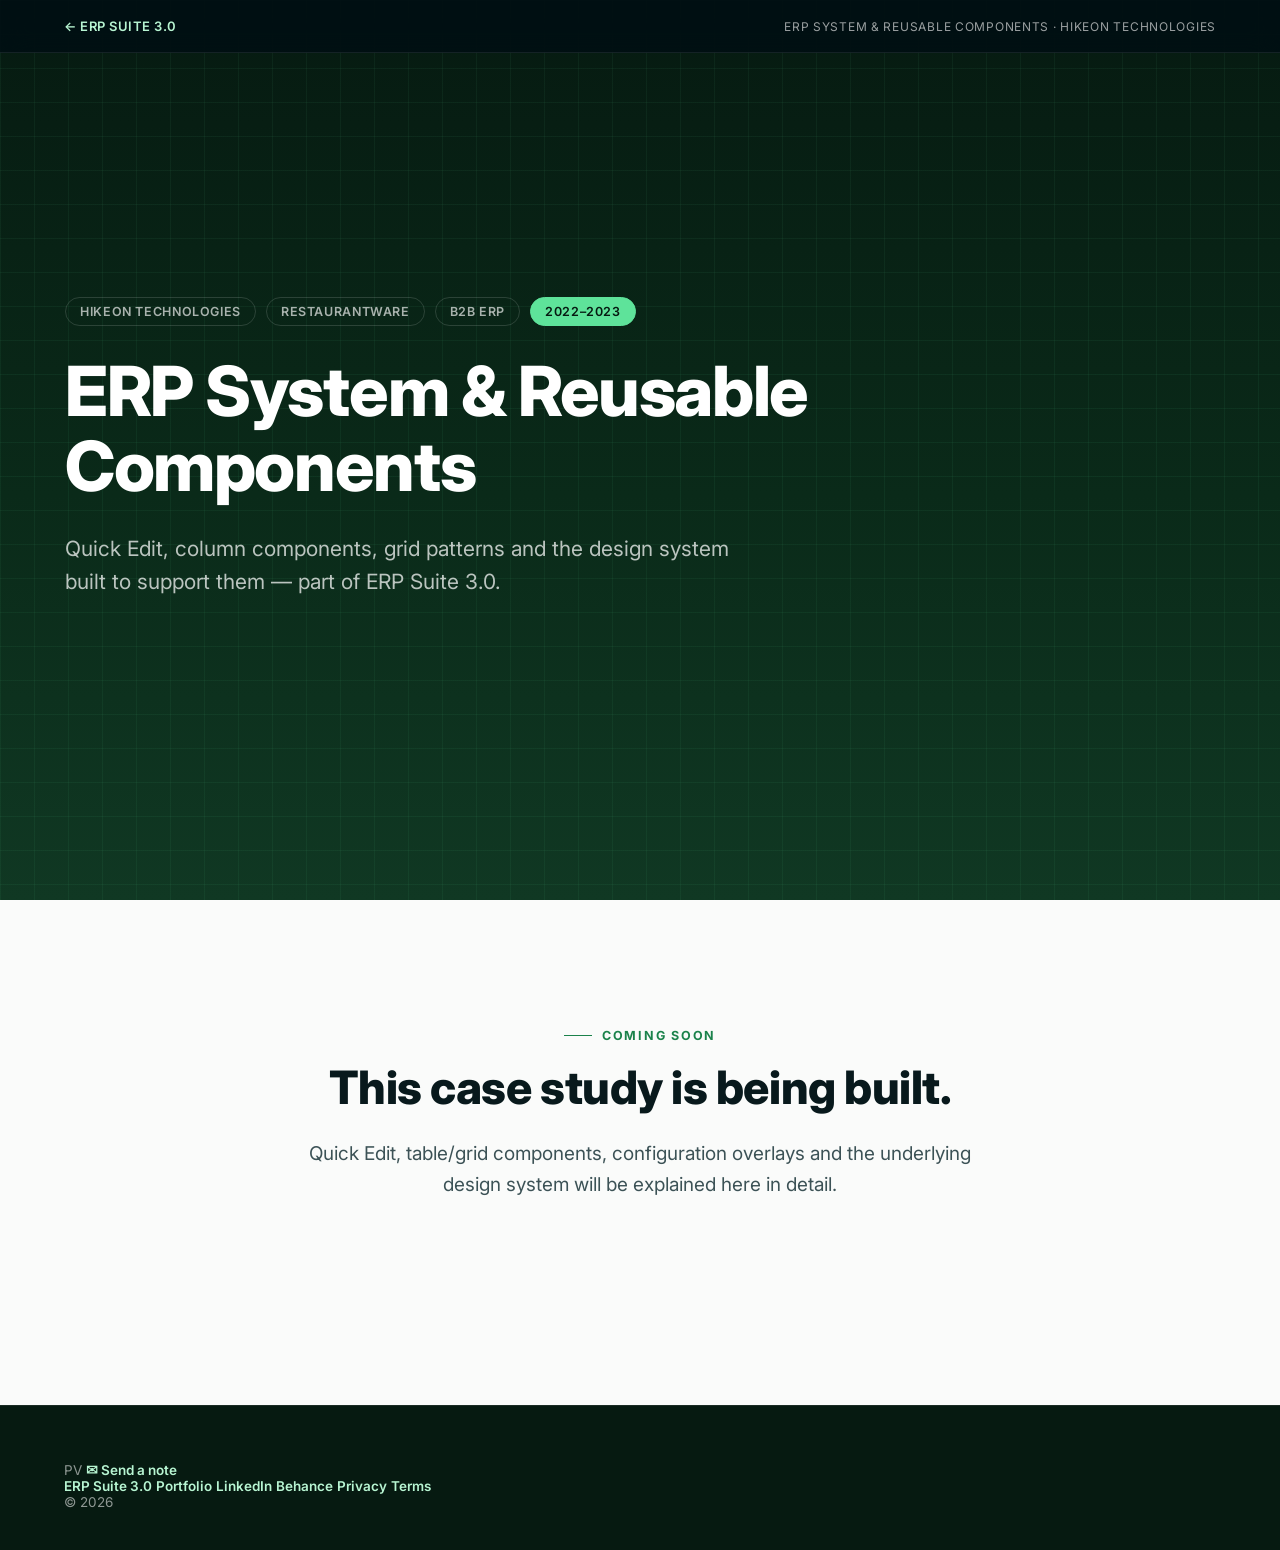
<file: case-study-erp-components.html>
<!DOCTYPE html>
<html lang="en">
<head>
<meta charset="UTF-8">
<meta name="viewport" content="width=device-width, initial-scale=1.0">
<title>ERP System &amp; Reusable Components — ERP Suite 3.0 — Case Study</title>
<meta name="description" content="A deeper case study on Quick Edit, grid patterns and the reusable design-system components behind ERP Suite 3.0. Hikeon Technologies.">
<!-- Favicon -->
<link rel="icon" href="assets/favicon.svg" type="image/svg+xml">
<link rel="icon" href="assets/favicon.ico" sizes="any">
<link rel="apple-touch-icon" href="assets/apple-touch-icon.png">

<!-- Social preview (Open Graph / Twitter). TODO: swap SITE_URL below for the
     real deployed domain once this site has one — social crawlers need an
     absolute URL, a relative path won't resolve for them. -->
<meta property="og:type" content="website">
<meta property="og:title" content="ERP System &amp; Reusable Components — ERP Suite 3.0 — Case Study">
<meta property="og:description" content="A deeper case study on Quick Edit, grid patterns and the reusable design-system components behind ERP Suite 3.0. Hikeon Technologies.">
<meta property="og:image" content="https://example.com/assets/og-image.jpg">
<meta property="og:url" content="https://example.com/case-study-erp-components.html">
<meta name="twitter:card" content="summary_large_image">
<meta name="twitter:title" content="ERP System &amp; Reusable Components — ERP Suite 3.0 — Case Study">
<meta name="twitter:description" content="A deeper case study on Quick Edit, grid patterns and the reusable design-system components behind ERP Suite 3.0. Hikeon Technologies.">
<meta name="twitter:image" content="https://example.com/assets/og-image.jpg">
<link rel="stylesheet" href="styles.css">
</head>
<body class="theme-green">

<header class="site-header">
  <a href="case-study-erp.html" class="back-link">&larr; ERP Suite 3.0</a>
  <span class="proj-tag">ERP System &amp; Reusable Components &middot; Hikeon Technologies</span>
</header>

<!-- ============================================================
     HERO
     ============================================================ -->
<section class="hero">
  <div class="wrap">
    <div class="hero-meta">
      <span>Hikeon Technologies</span>
      <span>Restaurantware</span>
      <span>B2B ERP</span>
      <span class="accent">2022&ndash;2023</span>
    </div>
    <h1>ERP System &amp; Reusable Components</h1>
    <p class="hero-sub">Quick Edit, column components, grid patterns and the design system built to support them &mdash; part of ERP Suite 3.0.</p>
  </div>
</section>

<!-- ============================================================
     COMING SOON
     ============================================================ -->
<section class="section section--light">
  <div class="wrap">
    <div class="section-intro section-intro--center">
      <p class="section-kicker">Coming soon</p>
      <h2 class="section-heading">This case study is being built.</h2>
      <p class="section-copy" style="margin-left:auto;margin-right:auto;">Quick Edit, table/grid components, configuration overlays and the underlying design system will be explained here in detail.</p>
    </div>
  </div>
</section>

<!-- ============================================================
     RESERVED CONTENT — moved out of the main ERP case study
     (case-study-erp.html) when it split into a hub + three deep
     dives. Kept here as raw material to sort/rebuild once new
     screens are shared, rather than deleted. Not rendered.
     ============================================================

<section class="section section--light">
  <div class="wrap">
    <div class="section-intro">
      <p class="section-kicker">Key innovation</p>
      <h2 class="section-heading">Quick Edit</h2>
      <p class="section-copy">Products move through 6 lifecycle stages and carry 200+ attributes, often with 100+ variants. Earlier, each variant had to be edited individually. Quick Edit lets admins edit an attribute across every variant at once, or selectively override individual variants — without leaving the current screen.</p>
    </div>

    <div class="metric-strip metric-strip--plate reveal" style="max-width:520px;margin:0 auto;">
      <div class="metric-block">
        <div class="metric-number">2000h</div>
        <div class="metric-label">Before</div>
      </div>
      <div class="metric-block">
        <div class="metric-number">300h</div>
        <div class="metric-label">After Quick Edit</div>
      </div>
    </div>
    <p class="big-statement mt-md reveal" style="font-size:clamp(18px,2.4vw,26px);">A ~85% reduction <span class="accent">in admin hours spent editing product variants.</span></p>

    <div class="reveal mt-lg">
      <div class="shot shot--full">
        <img src="assets/erp-quick-edit.png" alt="Quick Edit modal showing bulk editing of a color adjective attribute and a pack size attribute across all product variants">
      </div>
    </div>
  </div>
</section>

<section class="section section--light">
  <div class="wrap">
    <div class="section-intro">
      <p class="section-kicker">System components</p>
      <h2 class="section-heading">Object-oriented UI components became the foundation of the product.</h2>
    </div>

    <div class="placeholder-group placeholder-group--trio reveal">
      <div>
        <div class="shot shot--wide">
          <img src="assets/erp-quick-view-overlay.png" alt="Quick View side overlay showing category details without leaving the table">
        </div>
        <div class="iter-note">Quick View Side Overlay — view item details without leaving the table.</div>
      </div>
      <div>
        <div class="shot" style="aspect-ratio:1091/183;">
          <img src="assets/erp-bulk-action-overlay.png" alt="Bulk action bottom overlay showing multiple categories selected with a save action">
        </div>
        <div class="iter-note">Bulk Action Bottom Overlay — perform actions on multiple items safely.</div>
      </div>
      <div>
        <div class="shot shot--wide">
          <img src="assets/erp-config-modal.png" alt="Full-screen configuration modal for selecting and arranging table columns">
        </div>
        <div class="iter-note">Full-Screen Configuration Modal — customise columns and filters, save and share views.</div>
      </div>
    </div>

    <p class="section-copy center mt-lg" style="max-width:640px;margin-left:auto;margin-right:auto;">Most ERP actions happen in tables, so we also designed power-user-friendly, high-density data grids — sorting, filtering, column control, saved views per role, and configurations that could be shared across teams.</p>
  </div>
</section>

<section class="editorial">
  <div class="wrap">
    <p class="editorial-label">Design system</p>
    <h2 class="editorial-heading">One base component. Every variant built from it.</h2>
    <p class="editorial-copy">Every input, select and attachment pattern in ERP Suite 3.0 was built as a variant of the same base component — not as a one-off screen. That kept the product consistent as new modules were added.</p>

    <div class="editorial-tint reveal">
      <div class="editorial-tint-grid">
        <div>
          <div class="editorial-principle-title-main">Design principles</div>
          <div class="editorial-principle">
            <div class="editorial-principle-title">One base component</div>
            <div class="editorial-principle-desc">Label, input, hint and mandatory state defined once, reused everywhere.</div>
          </div>
          <div class="editorial-principle">
            <div class="editorial-principle-title">Variants, not rebuilds</div>
            <div class="editorial-principle-desc">Single select, multi-value, unit selectors and attachments — all built from the same foundation.</div>
          </div>
          <div class="editorial-principle">
            <div class="editorial-principle-title">Consistent by default</div>
            <div class="editorial-principle-desc">New modules inherited the pattern automatically, instead of reinventing it.</div>
          </div>
        </div>
        <div class="editorial-card">
          <img src="assets/erp-ds-base.png" alt="Base input component annotated with label, mandatory state, hint, info, quick edit, unlink and input actions">
        </div>
      </div>
    </div>

    <div class="editorial-shot reveal">
      <img src="assets/erp-ds-variants.png" alt="Component variants built from the base input: single select, multi value input, unit selectors, triple input and attachment patterns">
    </div>
    <div class="editorial-shot-label">Every variant, from one foundation</div>
    <p class="editorial-shot-desc">Single select, multi-value, unit selectors and attachment patterns all trace back to the same base component — not separate screens built one at a time.</p>
  </div>
</section>

============================================================ -->

<footer class="site-footer">
  <div class="footer-content">
    <div class="footer-row">
      <span class="footer-mark">PV</span>
      <a class="footer-note js-email" href="#" data-user="cnZwcml5YWRoYXJzaGluaWk=" data-domain="Z21haWwuY29t">
        <span>&#9993;</span> Send a note
      </a>
    </div>
    <div class="footer-row footer-row--bottom">
      <div class="footer-links">
        <a href="case-study-erp.html">ERP Suite 3.0</a>
        <a href="index.html">Portfolio</a>
        <a href="https://www.linkedin.com/in/rvpriyadharshini/" target="_blank" rel="noopener">LinkedIn</a>
        <a href="https://www.behance.net/priyadharshiniv/projects" target="_blank" rel="noopener">Behance</a>
        <a href="privacy-policy.html">Privacy</a>
        <a href="terms.html">Terms</a>
      </div>
      <span class="footer-copy">&copy; 2026</span>
    </div>
  </div>
</footer>

<script src="script.js"></script>
</body>
</html>
</file>
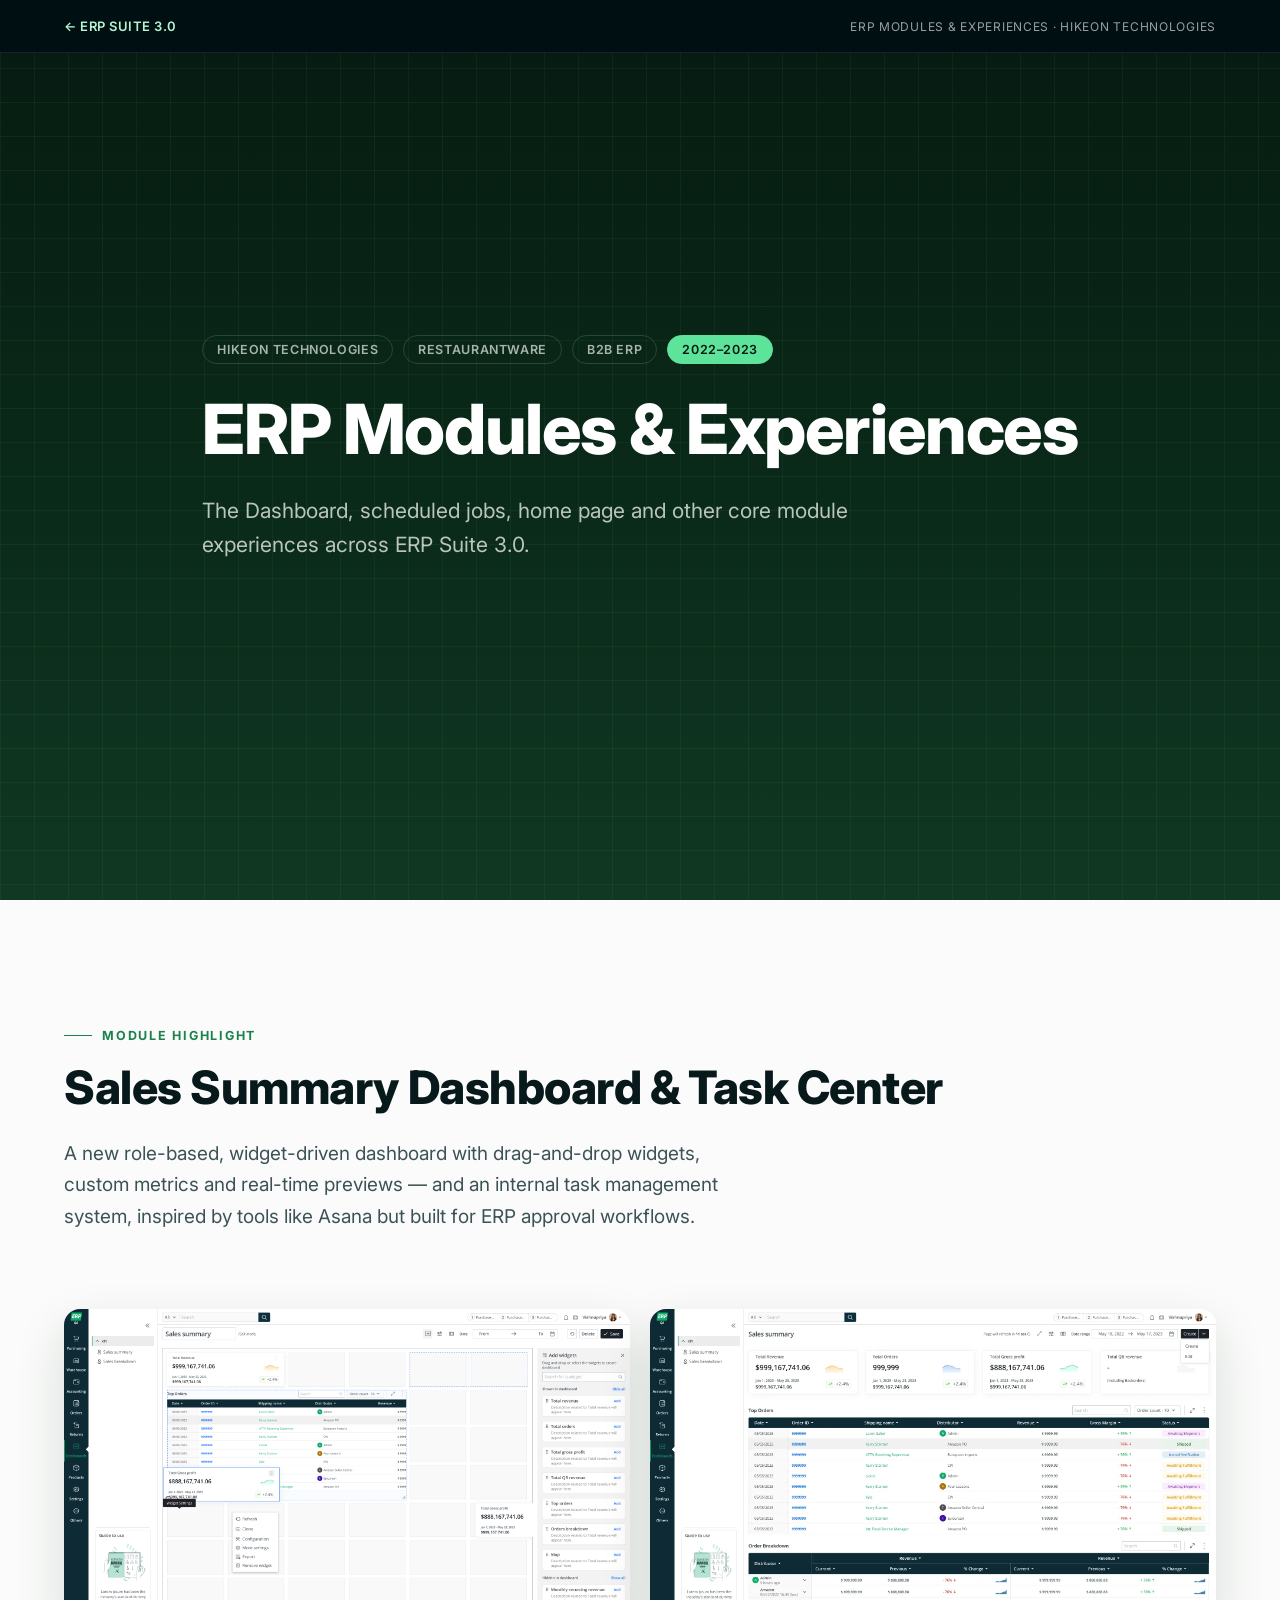
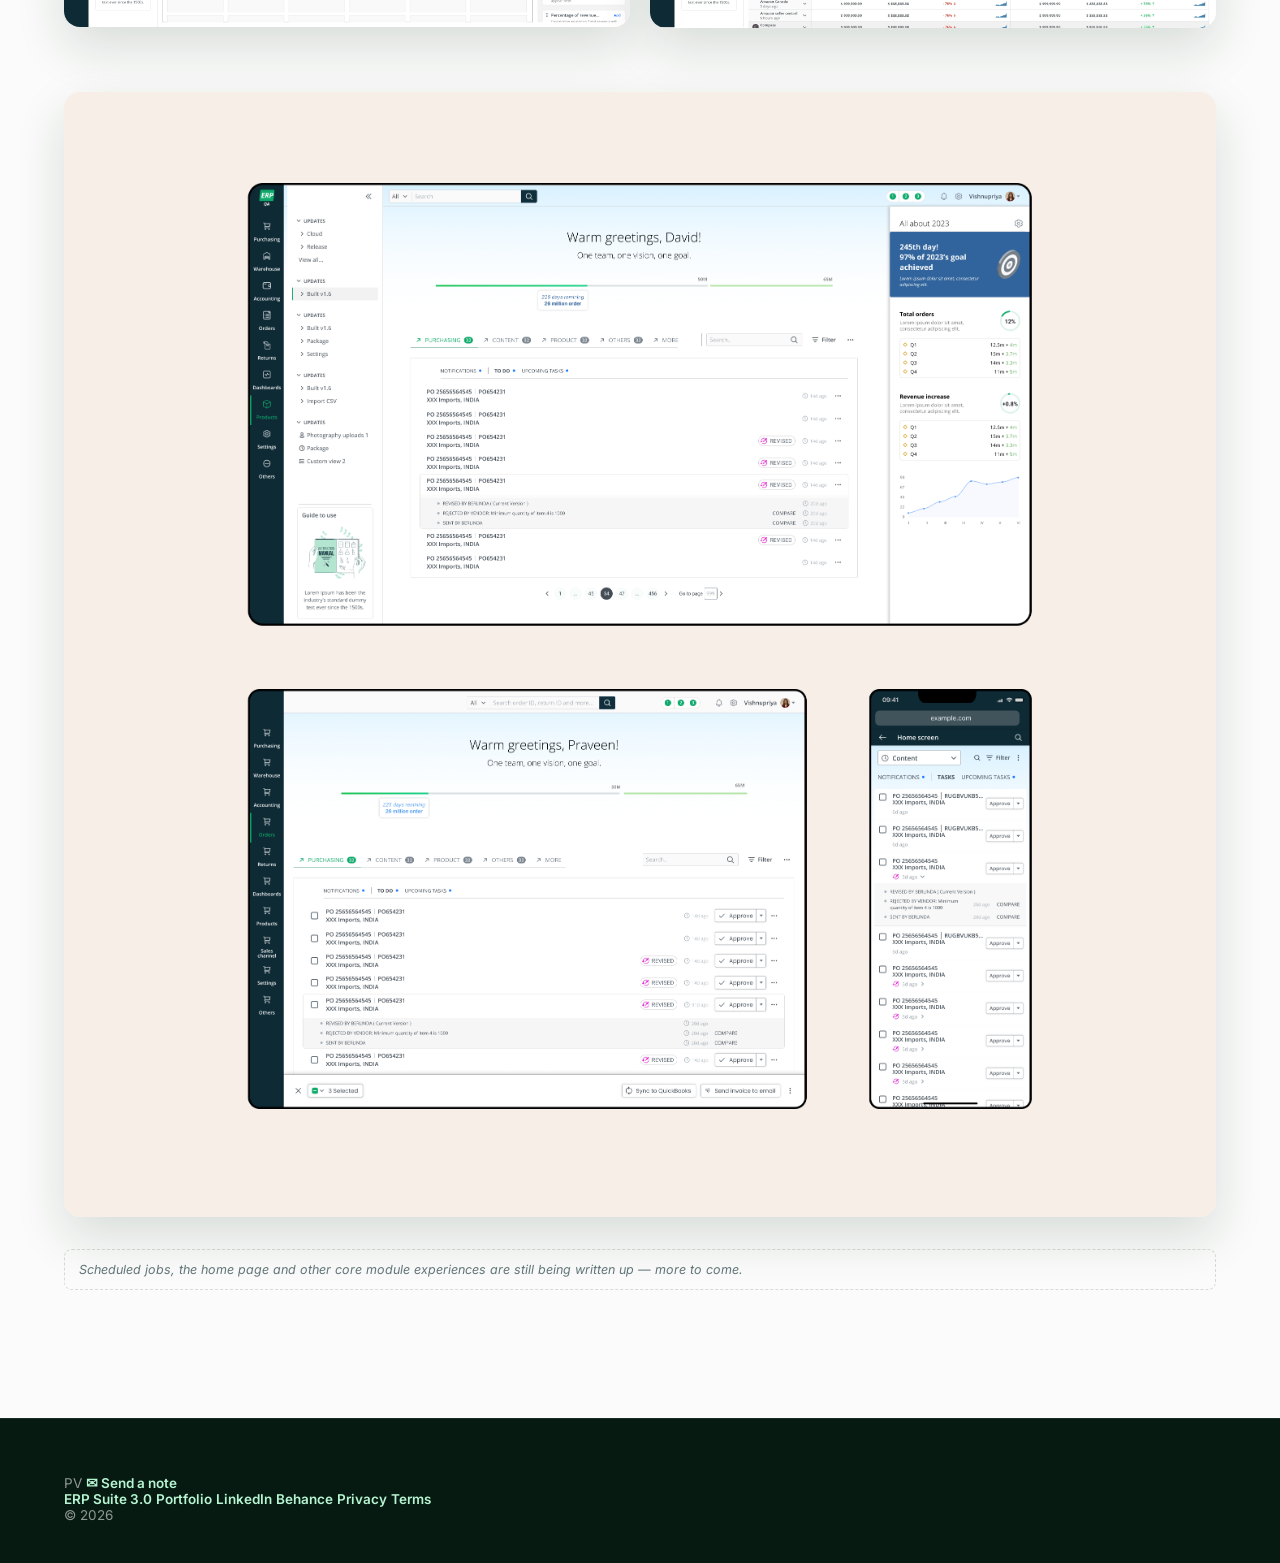
<file: case-study-erp-modules.html>
<!DOCTYPE html>
<html lang="en">
<head>
<meta charset="UTF-8">
<meta name="viewport" content="width=device-width, initial-scale=1.0">
<title>ERP Modules &amp; Experiences — ERP Suite 3.0 — Case Study</title>
<meta name="description" content="A deeper case study on the dashboard, scheduled jobs, home page and other core module experiences within ERP Suite 3.0. Hikeon Technologies.">
<!-- Favicon -->
<link rel="icon" href="assets/favicon.svg" type="image/svg+xml">
<link rel="icon" href="assets/favicon.ico" sizes="any">
<link rel="apple-touch-icon" href="assets/apple-touch-icon.png">

<!-- Social preview (Open Graph / Twitter). TODO: swap SITE_URL below for the
     real deployed domain once this site has one — social crawlers need an
     absolute URL, a relative path won't resolve for them. -->
<meta property="og:type" content="website">
<meta property="og:title" content="ERP Modules &amp; Experiences — ERP Suite 3.0 — Case Study">
<meta property="og:description" content="A deeper case study on the dashboard, scheduled jobs, home page and other core module experiences within ERP Suite 3.0. Hikeon Technologies.">
<meta property="og:image" content="https://example.com/assets/og-image.jpg">
<meta property="og:url" content="https://example.com/case-study-erp-modules.html">
<meta name="twitter:card" content="summary_large_image">
<meta name="twitter:title" content="ERP Modules &amp; Experiences — ERP Suite 3.0 — Case Study">
<meta name="twitter:description" content="A deeper case study on the dashboard, scheduled jobs, home page and other core module experiences within ERP Suite 3.0. Hikeon Technologies.">
<meta name="twitter:image" content="https://example.com/assets/og-image.jpg">
<link rel="stylesheet" href="styles.css">
</head>
<body class="theme-green">

<header class="site-header">
  <a href="case-study-erp.html" class="back-link">&larr; ERP Suite 3.0</a>
  <span class="proj-tag">ERP Modules &amp; Experiences &middot; Hikeon Technologies</span>
</header>

<!-- ============================================================
     HERO
     ============================================================ -->
<section class="hero">
  <div class="wrap">
    <div class="hero-meta">
      <span>Hikeon Technologies</span>
      <span>Restaurantware</span>
      <span>B2B ERP</span>
      <span class="accent">2022&ndash;2023</span>
    </div>
    <h1>ERP Modules &amp; Experiences</h1>
    <p class="hero-sub">The Dashboard, scheduled jobs, home page and other core module experiences across ERP Suite 3.0.</p>
  </div>
</section>

<!-- ============================================================
     SALES SUMMARY DASHBOARD + TASK CENTER
     ============================================================ -->
<section class="section section--light">
  <div class="wrap">
    <div class="section-intro">
      <p class="section-kicker">Module highlight</p>
      <h2 class="section-heading">Sales Summary Dashboard &amp; Task Center</h2>
      <p class="section-copy">A new role-based, widget-driven dashboard with drag-and-drop widgets, custom metrics and real-time previews &mdash; and an internal task management system, inspired by tools like Asana but built for ERP approval workflows.</p>
    </div>

    <div class="placeholder-group placeholder-group--duo reveal">
      <div class="shot shot--wide">
        <img src="assets/erp-dashboard-builder.png" alt="Sales summary dashboard builder in edit mode with a widget library panel">
      </div>
      <div class="shot shot--wide">
        <img src="assets/erp-dashboard-kpi.png" alt="Sales summary KPI dashboard showing total revenue, total orders, gross profit and order breakdown by distributor">
      </div>
    </div>

    <div class="reveal mt-lg">
      <div class="shot shot--full">
        <img src="assets/erp-task-center.png" alt="Task Center across desktop, order-approval and mobile views showing to-do and upcoming tasks">
      </div>
    </div>
    <div class="iter-note mt-md">Scheduled jobs, the home page and other core module experiences are still being written up &mdash; more to come.</div>
  </div>
</section>

<footer class="site-footer">
  <div class="footer-content">
    <div class="footer-row">
      <span class="footer-mark">PV</span>
      <a class="footer-note js-email" href="#" data-user="cnZwcml5YWRoYXJzaGluaWk=" data-domain="Z21haWwuY29t">
        <span>&#9993;</span> Send a note
      </a>
    </div>
    <div class="footer-row footer-row--bottom">
      <div class="footer-links">
        <a href="case-study-erp.html">ERP Suite 3.0</a>
        <a href="index.html">Portfolio</a>
        <a href="https://www.linkedin.com/in/rvpriyadharshini/" target="_blank" rel="noopener">LinkedIn</a>
        <a href="https://www.behance.net/priyadharshiniv/projects" target="_blank" rel="noopener">Behance</a>
        <a href="privacy-policy.html">Privacy</a>
        <a href="terms.html">Terms</a>
      </div>
      <span class="footer-copy">&copy; 2026</span>
    </div>
  </div>
</footer>

<script src="script.js"></script>
</body>
</html>
</file>
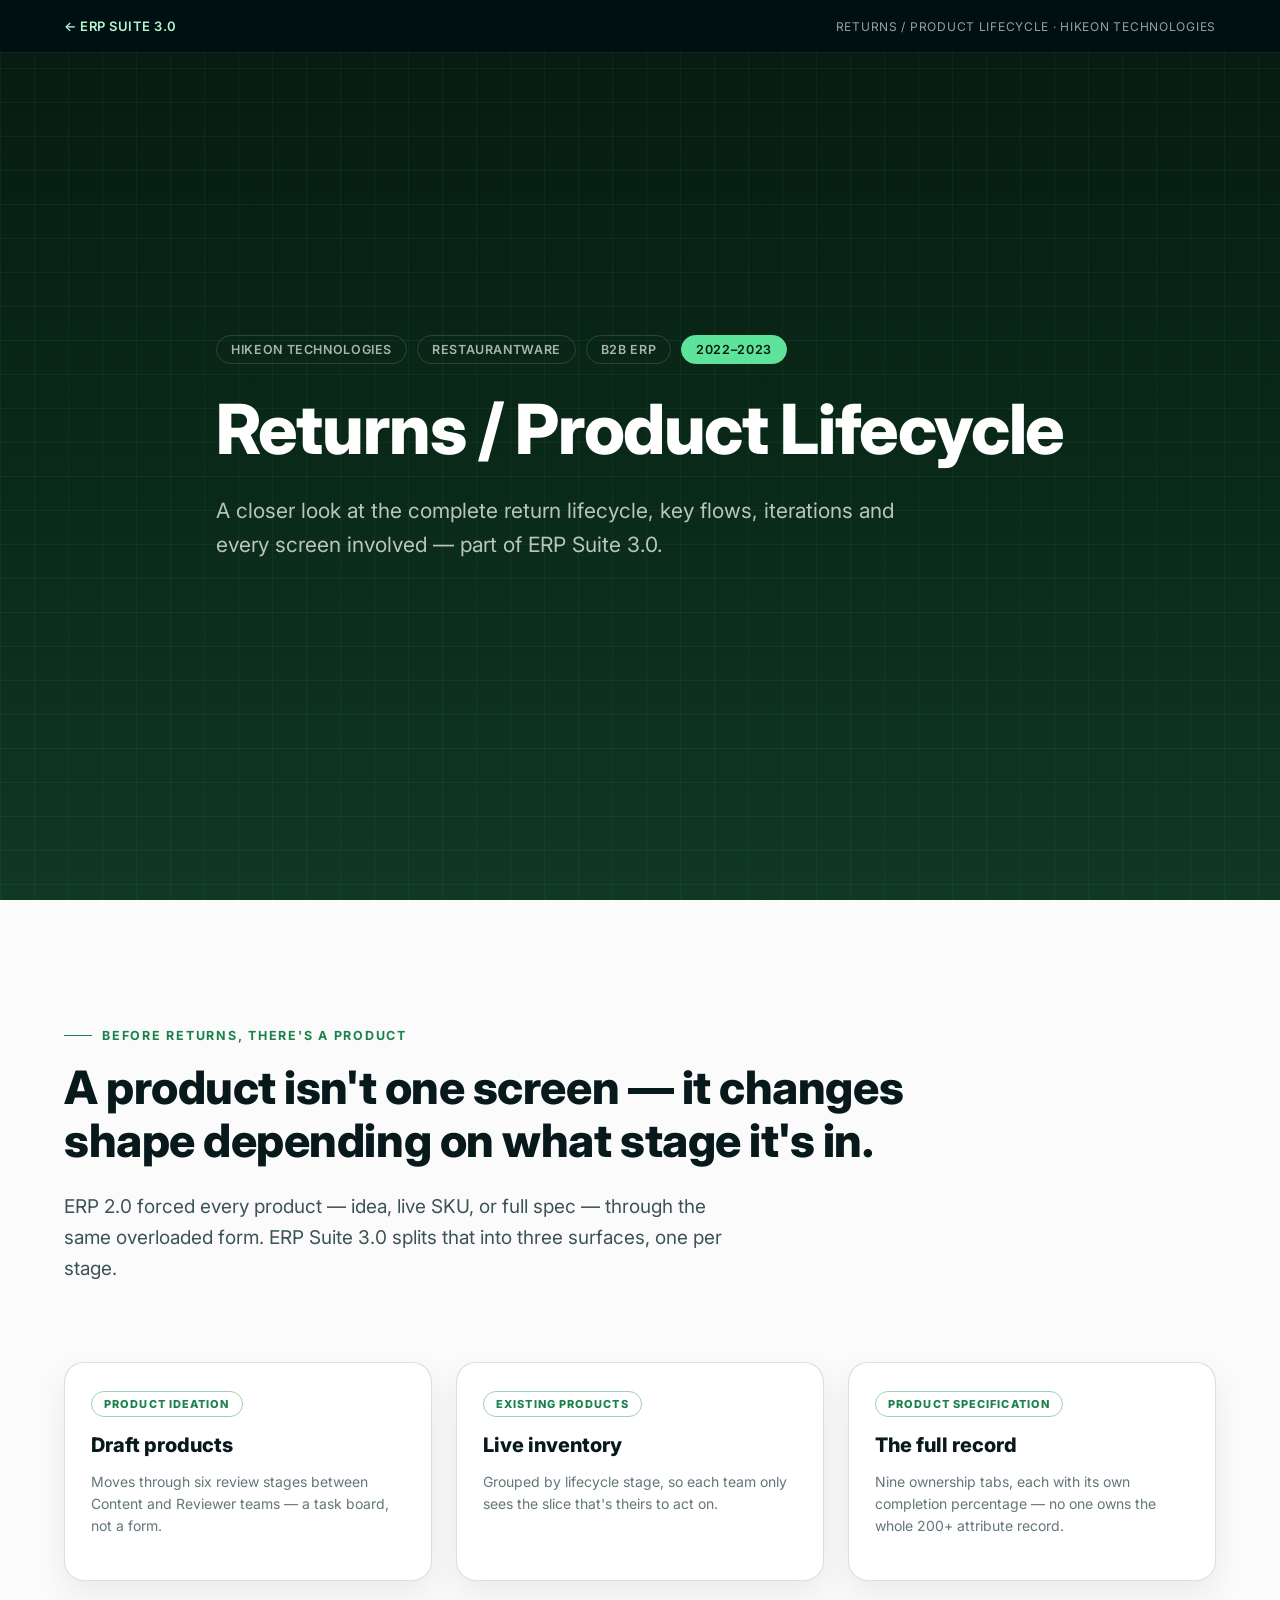
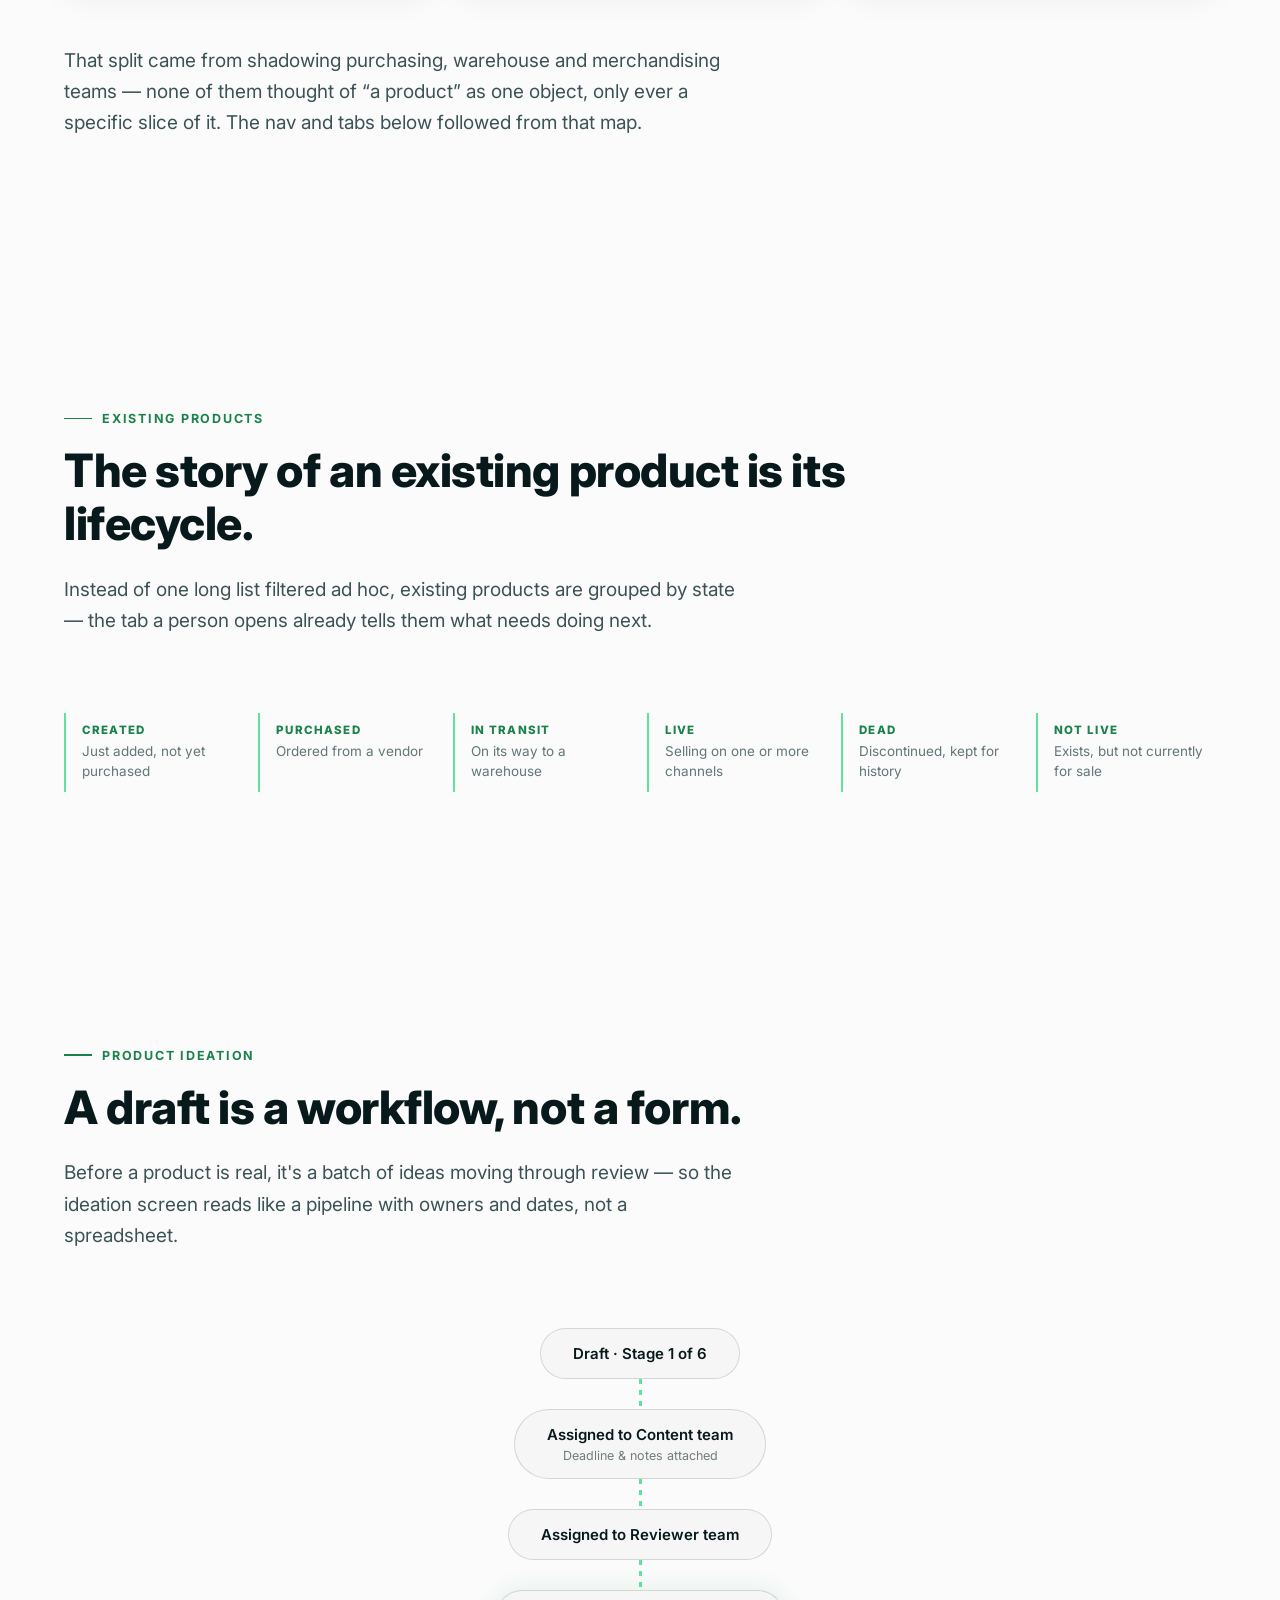
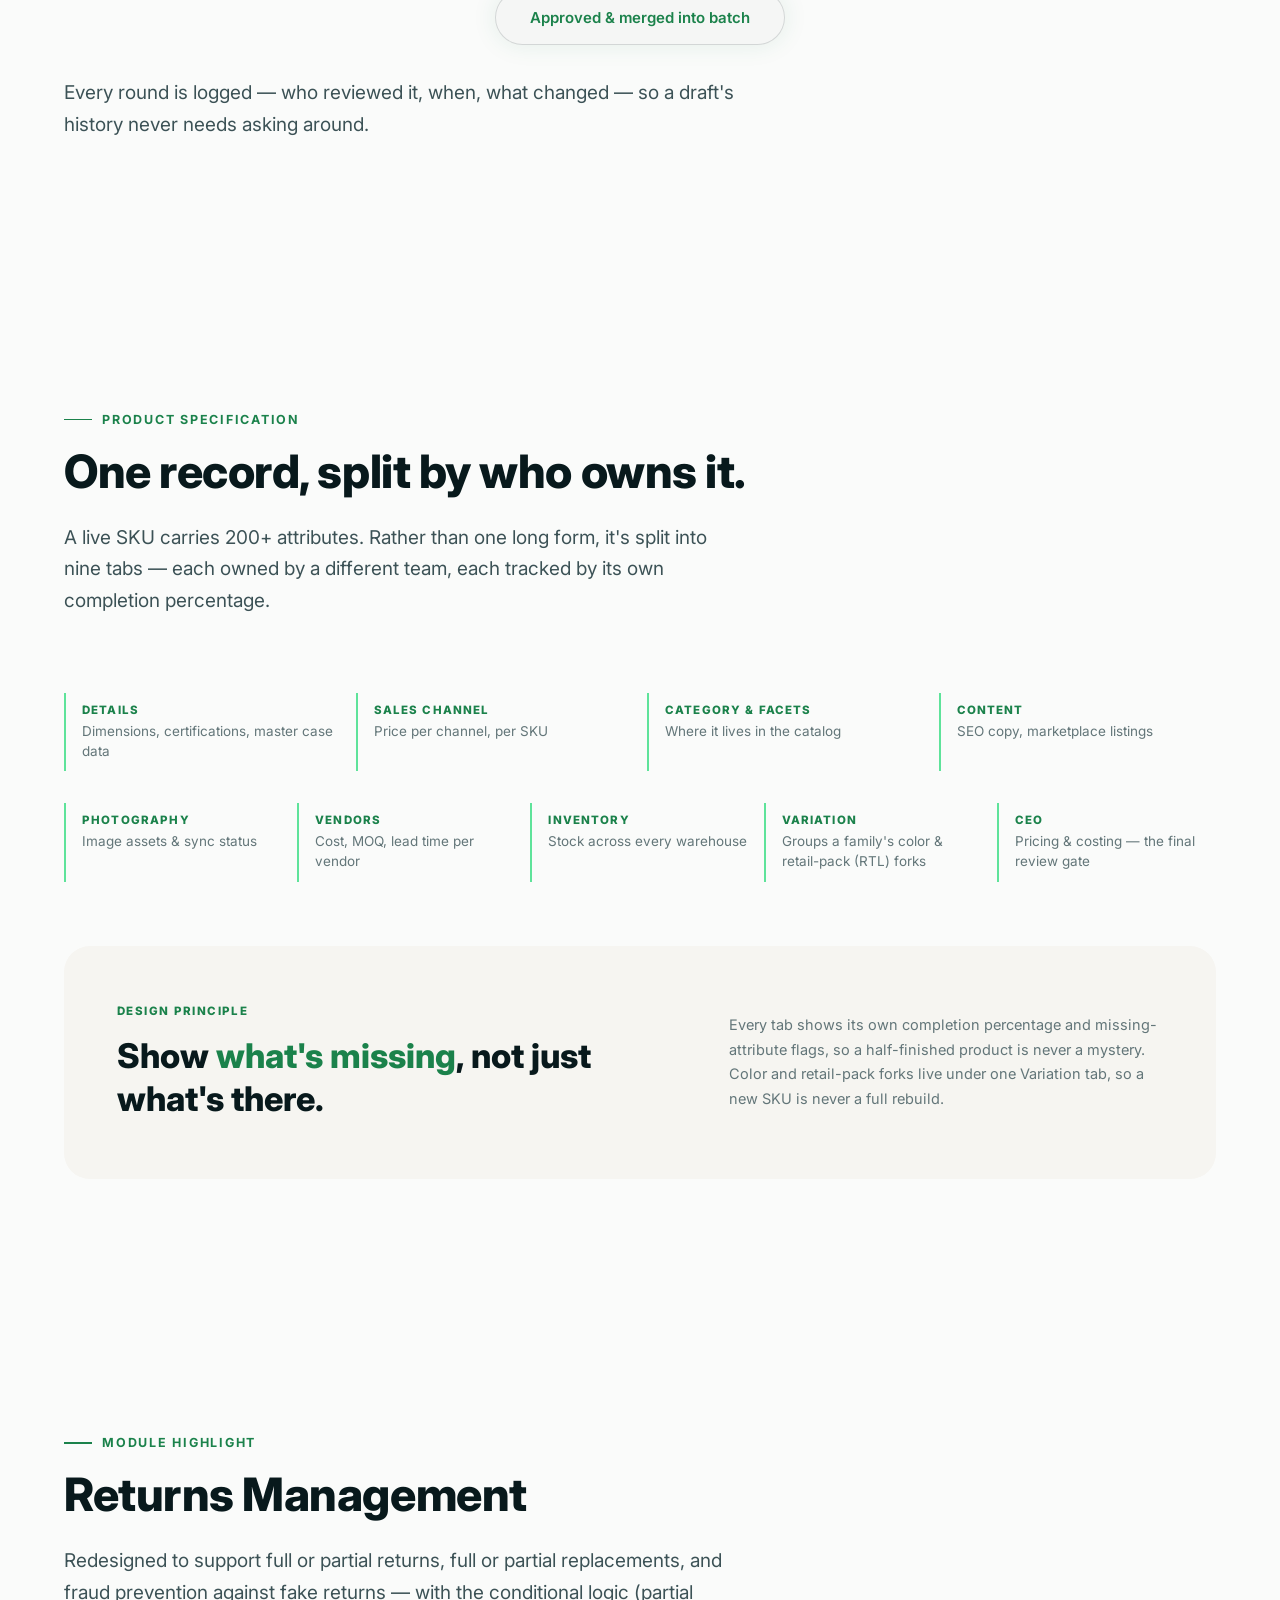
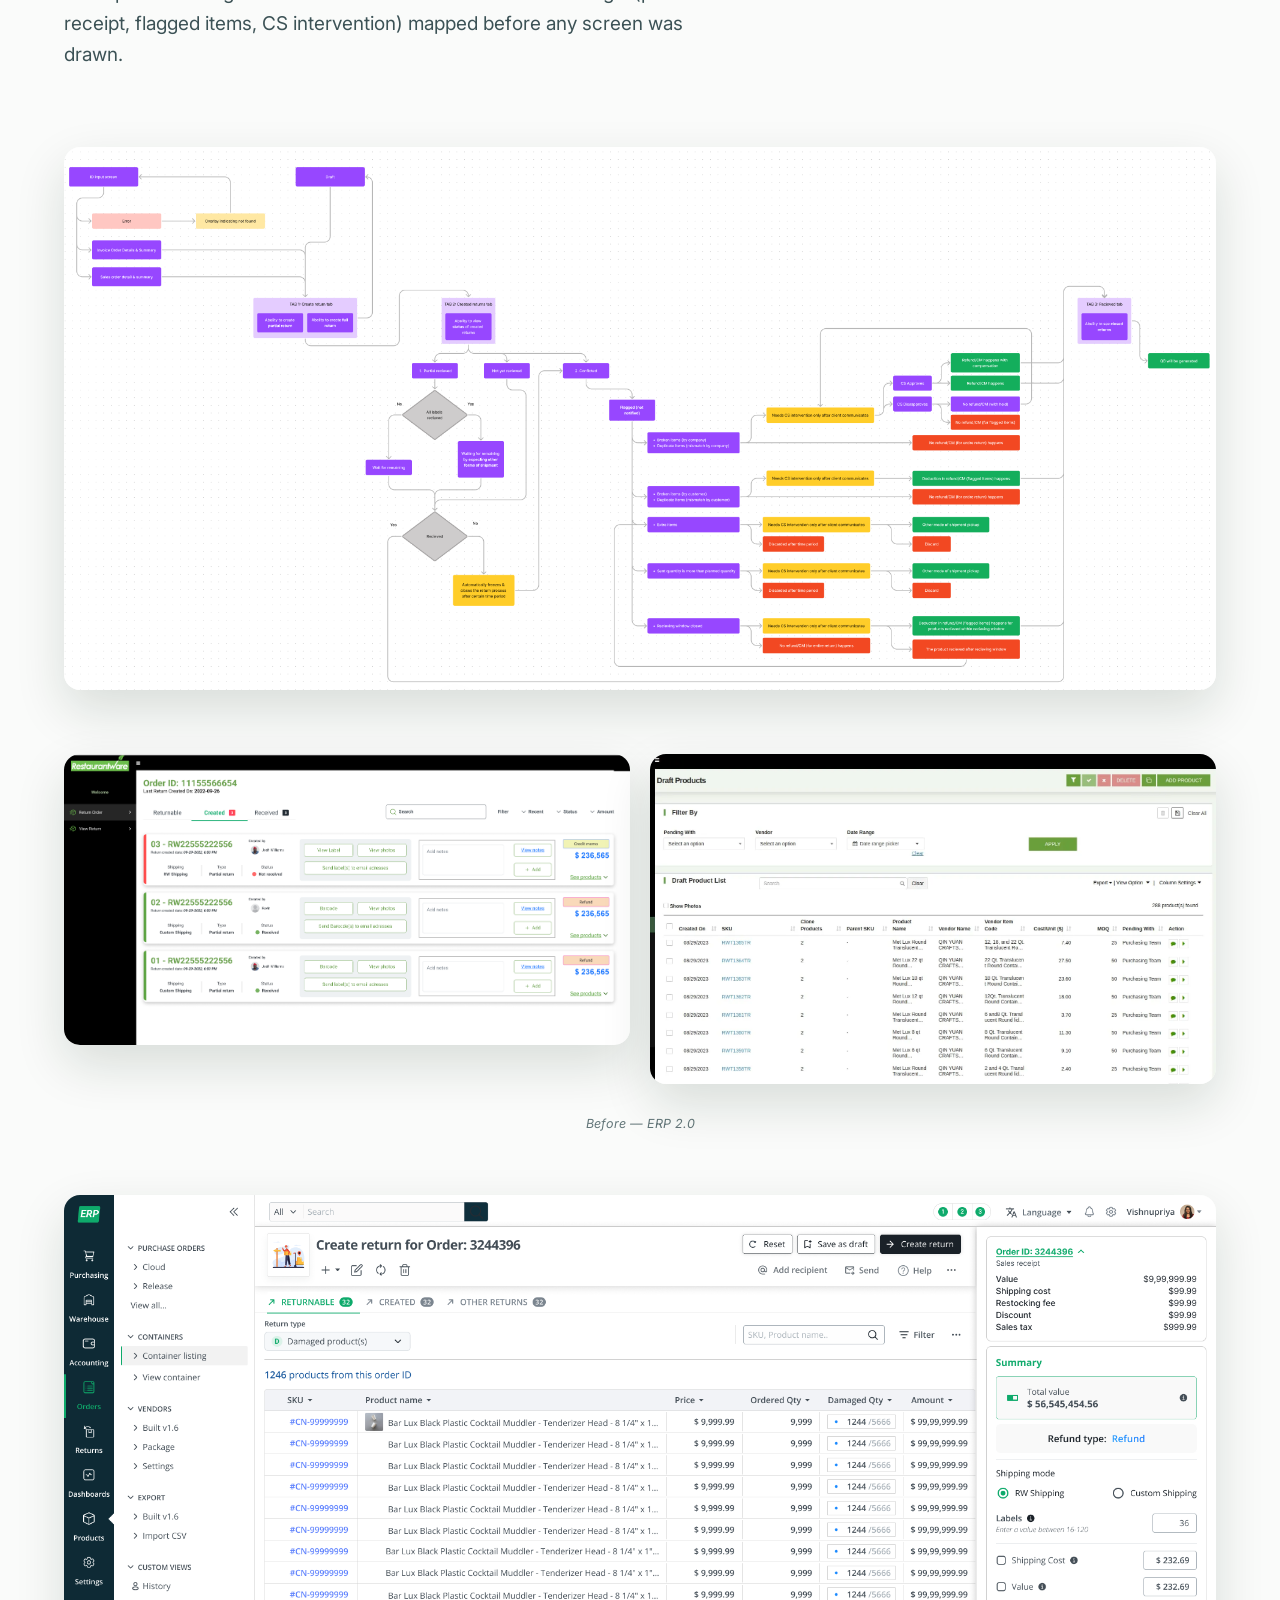
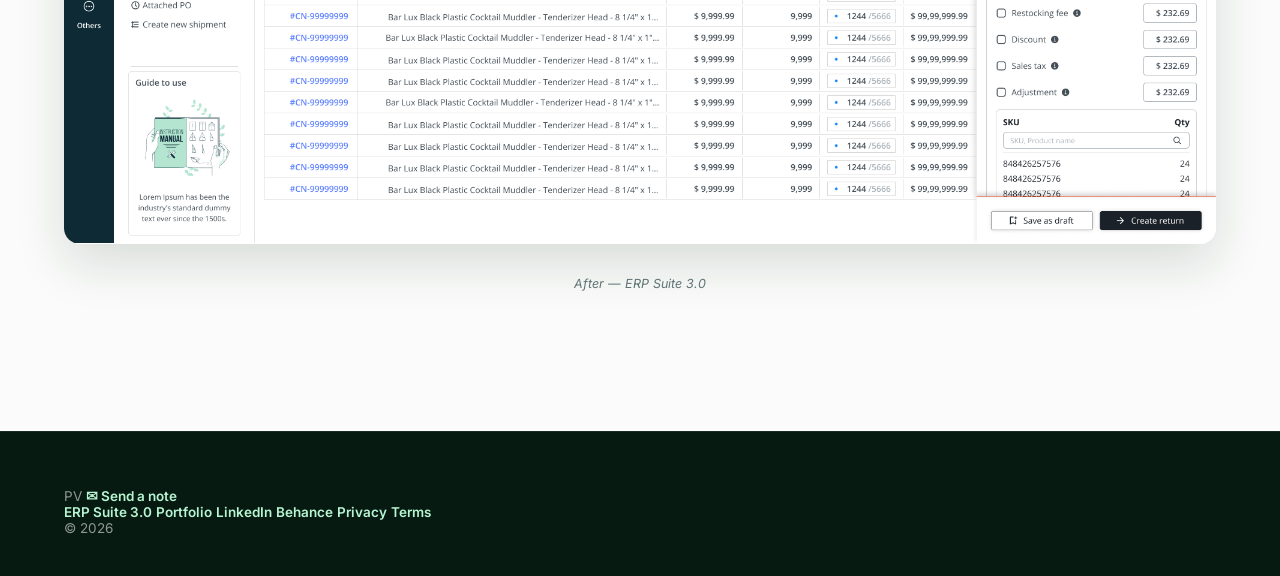
<file: case-study-erp-returns.html>
<!DOCTYPE html>
<html lang="en">
<head>
<meta charset="UTF-8">
<meta name="viewport" content="width=device-width, initial-scale=1.0">
<title>Returns / Product Lifecycle — ERP Suite 3.0 — Case Study</title>
<meta name="description" content="A deeper case study on Returns Management and the full product lifecycle within ERP Suite 3.0. Hikeon Technologies.">
<!-- Favicon -->
<link rel="icon" href="assets/favicon.svg" type="image/svg+xml">
<link rel="icon" href="assets/favicon.ico" sizes="any">
<link rel="apple-touch-icon" href="assets/apple-touch-icon.png">

<!-- Social preview (Open Graph / Twitter). TODO: swap SITE_URL below for the
     real deployed domain once this site has one — social crawlers need an
     absolute URL, a relative path won't resolve for them. -->
<meta property="og:type" content="website">
<meta property="og:title" content="Returns / Product Lifecycle — ERP Suite 3.0 — Case Study">
<meta property="og:description" content="A deeper case study on Returns Management and the full product lifecycle within ERP Suite 3.0. Hikeon Technologies.">
<meta property="og:image" content="https://example.com/assets/og-image.jpg">
<meta property="og:url" content="https://example.com/case-study-erp-returns.html">
<meta name="twitter:card" content="summary_large_image">
<meta name="twitter:title" content="Returns / Product Lifecycle — ERP Suite 3.0 — Case Study">
<meta name="twitter:description" content="A deeper case study on Returns Management and the full product lifecycle within ERP Suite 3.0. Hikeon Technologies.">
<meta name="twitter:image" content="https://example.com/assets/og-image.jpg">
<link rel="stylesheet" href="styles.css">
</head>
<body class="theme-green">

<header class="site-header">
  <a href="case-study-erp.html" class="back-link">&larr; ERP Suite 3.0</a>
  <span class="proj-tag">Returns / Product Lifecycle &middot; Hikeon Technologies</span>
</header>

<!-- ============================================================
     HERO
     ============================================================ -->
<section class="hero">
  <div class="wrap">
    <div class="hero-meta">
      <span>Hikeon Technologies</span>
      <span>Restaurantware</span>
      <span>B2B ERP</span>
      <span class="accent">2022&ndash;2023</span>
    </div>
    <h1>Returns / Product Lifecycle</h1>
    <p class="hero-sub">A closer look at the complete return lifecycle, key flows, iterations and every screen involved &mdash; part of ERP Suite 3.0.</p>
  </div>
</section>

<!-- ============================================================
     PRODUCTS — the three surfaces under the Products nav item,
     added 2026-09-19 from a Figma spec export + reference
     screenshots. Deliberately text/diagram-led, not screenshot-led
     (explicit request: "all these designs dont show big big
     screens...make it explain and bring the story in terms of ux").
     ============================================================ -->
<section class="section section--light">
  <div class="wrap">
    <div class="section-intro">
      <p class="section-kicker">Before returns, there's a product</p>
      <h2 class="section-heading">A product isn't one screen &mdash; it changes shape depending on what stage it's in.</h2>
      <p class="section-copy">ERP 2.0 forced every product &mdash; idea, live SKU, or full spec &mdash; through the same overloaded form. ERP Suite 3.0 splits that into three surfaces, one per stage.</p>
    </div>

    <div class="persona-grid persona-grid--three reveal mt-lg">
      <div class="persona-card">
        <span class="persona-card-tag">Product Ideation</span>
        <div class="persona-card-title">Draft products</div>
        <p class="persona-card-desc">Moves through six review stages between Content and Reviewer teams &mdash; a task board, not a form.</p>
      </div>
      <div class="persona-card">
        <span class="persona-card-tag">Existing products</span>
        <div class="persona-card-title">Live inventory</div>
        <p class="persona-card-desc">Grouped by lifecycle stage, so each team only sees the slice that's theirs to act on.</p>
      </div>
      <div class="persona-card">
        <span class="persona-card-tag">Product Specification</span>
        <div class="persona-card-title">The full record</div>
        <p class="persona-card-desc">Nine ownership tabs, each with its own completion percentage &mdash; no one owns the whole 200+ attribute record.</p>
      </div>
    </div>

    <p class="section-copy mt-lg">That split came from shadowing purchasing, warehouse and merchandising teams &mdash; none of them thought of &ldquo;a product&rdquo; as one object, only ever a specific slice of it. The nav and tabs below followed from that map.</p>
  </div>
</section>

<section class="section section--light">
  <div class="wrap">
    <div class="section-intro">
      <p class="section-kicker">Existing products</p>
      <h2 class="section-heading">The story of an existing product is its lifecycle.</h2>
      <p class="section-copy">Instead of one long list filtered ad hoc, existing products are grouped by state &mdash; the tab a person opens already tells them what needs doing next.</p>
    </div>

    <div class="annotation-row annotation-row--six reveal">
      <div class="annotation-card">
        <div class="a-tag">CREATED</div>
        <div class="a-desc">Just added, not yet purchased</div>
      </div>
      <div class="annotation-card">
        <div class="a-tag">PURCHASED</div>
        <div class="a-desc">Ordered from a vendor</div>
      </div>
      <div class="annotation-card">
        <div class="a-tag">IN TRANSIT</div>
        <div class="a-desc">On its way to a warehouse</div>
      </div>
      <div class="annotation-card">
        <div class="a-tag">LIVE</div>
        <div class="a-desc">Selling on one or more channels</div>
      </div>
      <div class="annotation-card">
        <div class="a-tag">DEAD</div>
        <div class="a-desc">Discontinued, kept for history</div>
      </div>
      <div class="annotation-card">
        <div class="a-tag">NOT LIVE</div>
        <div class="a-desc">Exists, but not currently for sale</div>
      </div>
    </div>
  </div>
</section>

<section class="section section--light">
  <div class="wrap">
    <div class="section-intro">
      <p class="section-kicker">Product Ideation</p>
      <h2 class="section-heading">A draft is a workflow, not a form.</h2>
      <p class="section-copy">Before a product is real, it's a batch of ideas moving through review &mdash; so the ideation screen reads like a pipeline with owners and dates, not a spreadsheet.</p>
    </div>

    <div class="flow-vertical flow-vertical--pill reveal mt-lg">
      <div class="node">Draft &middot; Stage 1 of 6</div>
      <div class="arrow-v"></div>
      <div class="node">Assigned to Content team<div class="node-sub">Deadline &amp; notes attached</div></div>
      <div class="arrow-v"></div>
      <div class="node">Assigned to Reviewer team</div>
      <div class="arrow-v"></div>
      <div class="node node--accent">Approved &amp; merged into batch</div>
    </div>
    <p class="section-copy mt-md">Every round is logged &mdash; who reviewed it, when, what changed &mdash; so a draft's history never needs asking around.</p>
  </div>
</section>

<section class="section section--light">
  <div class="wrap">
    <div class="section-intro">
      <p class="section-kicker">Product Specification</p>
      <h2 class="section-heading">One record, split by who owns it.</h2>
      <p class="section-copy">A live SKU carries 200+ attributes. Rather than one long form, it's split into nine tabs &mdash; each owned by a different team, each tracked by its own completion percentage.</p>
    </div>

    <div class="annotation-row reveal">
      <div class="annotation-card">
        <div class="a-tag">DETAILS</div>
        <div class="a-desc">Dimensions, certifications, master case data</div>
      </div>
      <div class="annotation-card">
        <div class="a-tag">SALES CHANNEL</div>
        <div class="a-desc">Price per channel, per SKU</div>
      </div>
      <div class="annotation-card">
        <div class="a-tag">CATEGORY &amp; FACETS</div>
        <div class="a-desc">Where it lives in the catalog</div>
      </div>
      <div class="annotation-card">
        <div class="a-tag">CONTENT</div>
        <div class="a-desc">SEO copy, marketplace listings</div>
      </div>
    </div>
    <div class="annotation-row annotation-row--five mt-md reveal">
      <div class="annotation-card">
        <div class="a-tag">PHOTOGRAPHY</div>
        <div class="a-desc">Image assets &amp; sync status</div>
      </div>
      <div class="annotation-card">
        <div class="a-tag">VENDORS</div>
        <div class="a-desc">Cost, MOQ, lead time per vendor</div>
      </div>
      <div class="annotation-card">
        <div class="a-tag">INVENTORY</div>
        <div class="a-desc">Stock across every warehouse</div>
      </div>
      <div class="annotation-card">
        <div class="a-tag">VARIATION</div>
        <div class="a-desc">Groups a family's color &amp; retail-pack (RTL) forks</div>
      </div>
      <div class="annotation-card">
        <div class="a-tag">CEO</div>
        <div class="a-desc">Pricing &amp; costing &mdash; the final review gate</div>
      </div>
    </div>

    <div class="solution-card mt-lg reveal">
      <div>
        <div class="solution-card-label">Design principle</div>
        <div class="solution-card-statement">Show <span class="accent">what's missing</span>, not just what's there.</div>
      </div>
      <p class="solution-card-support">Every tab shows its own completion percentage and missing-attribute flags, so a half-finished product is never a mystery. Color and retail-pack forks live under one Variation tab, so a new SKU is never a full rebuild.</p>
    </div>
  </div>
</section>

<!-- ============================================================
     RETURNS MANAGEMENT
     ============================================================ -->
<section class="section section--light">
  <div class="wrap">
    <div class="section-intro">
      <p class="section-kicker">Module highlight</p>
      <h2 class="section-heading">Returns Management</h2>
      <p class="section-copy">Redesigned to support full or partial returns, full or partial replacements, and fraud prevention against fake returns &mdash; with the conditional logic (partial receipt, flagged items, CS intervention) mapped before any screen was drawn.</p>
    </div>

    <div class="reveal">
      <div class="shot shot--full">
        <img src="assets/erp-returns-flow-logic.png" alt="Return flow logic diagram mapping partial receipt, flagged items, CS approval and refund or credit memo outcomes">
      </div>
    </div>

    <div class="placeholder-group placeholder-group--duo mt-lg reveal">
      <div class="shot shot--crop">
        <img src="assets/erp-returns-before-1.png" alt="Legacy ERP 2.0 returns screen listing created and received returns">
      </div>
      <div class="shot shot--crop">
        <img src="assets/erp-returns-before-2.png" alt="Legacy ERP 2.0 draft products list with dense unfiltered table">
      </div>
    </div>
    <p class="placeholder-purpose center mt-md" style="margin-left:auto;margin-right:auto;">Before &mdash; ERP 2.0</p>

    <div class="reveal mt-lg">
      <div class="shot shot--full">
        <img src="assets/erp-returns-after.png" alt="Redesigned Create Return flow with damaged product selection and an order summary side panel">
      </div>
    </div>
    <p class="placeholder-purpose center mt-md" style="margin-left:auto;margin-right:auto;">After &mdash; ERP Suite 3.0</p>
  </div>
</section>

<footer class="site-footer">
  <div class="footer-content">
    <div class="footer-row">
      <span class="footer-mark">PV</span>
      <a class="footer-note js-email" href="#" data-user="cnZwcml5YWRoYXJzaGluaWk=" data-domain="Z21haWwuY29t">
        <span>&#9993;</span> Send a note
      </a>
    </div>
    <div class="footer-row footer-row--bottom">
      <div class="footer-links">
        <a href="case-study-erp.html">ERP Suite 3.0</a>
        <a href="index.html">Portfolio</a>
        <a href="https://www.linkedin.com/in/rvpriyadharshini/" target="_blank" rel="noopener">LinkedIn</a>
        <a href="https://www.behance.net/priyadharshiniv/projects" target="_blank" rel="noopener">Behance</a>
        <a href="privacy-policy.html">Privacy</a>
        <a href="terms.html">Terms</a>
      </div>
      <span class="footer-copy">&copy; 2026</span>
    </div>
  </div>
</footer>

<script src="script.js"></script>
</body>
</html>
</file>
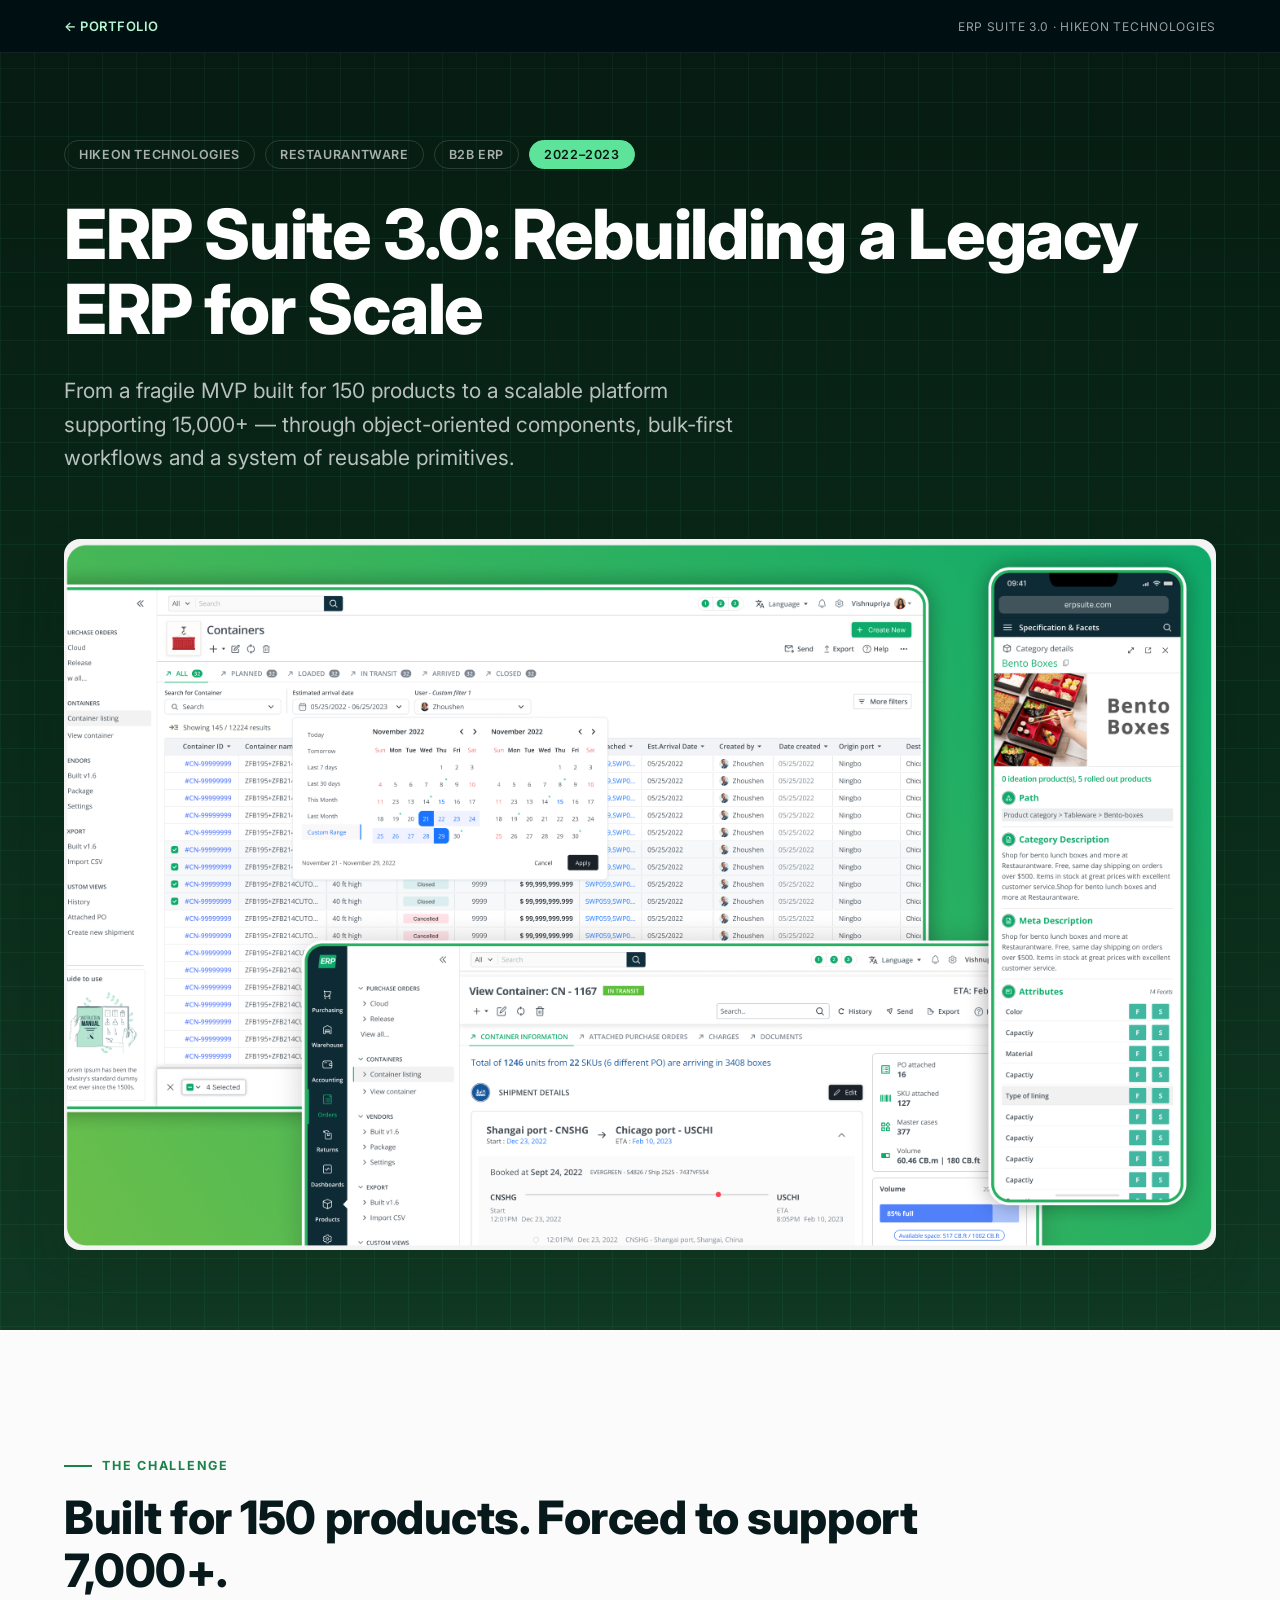
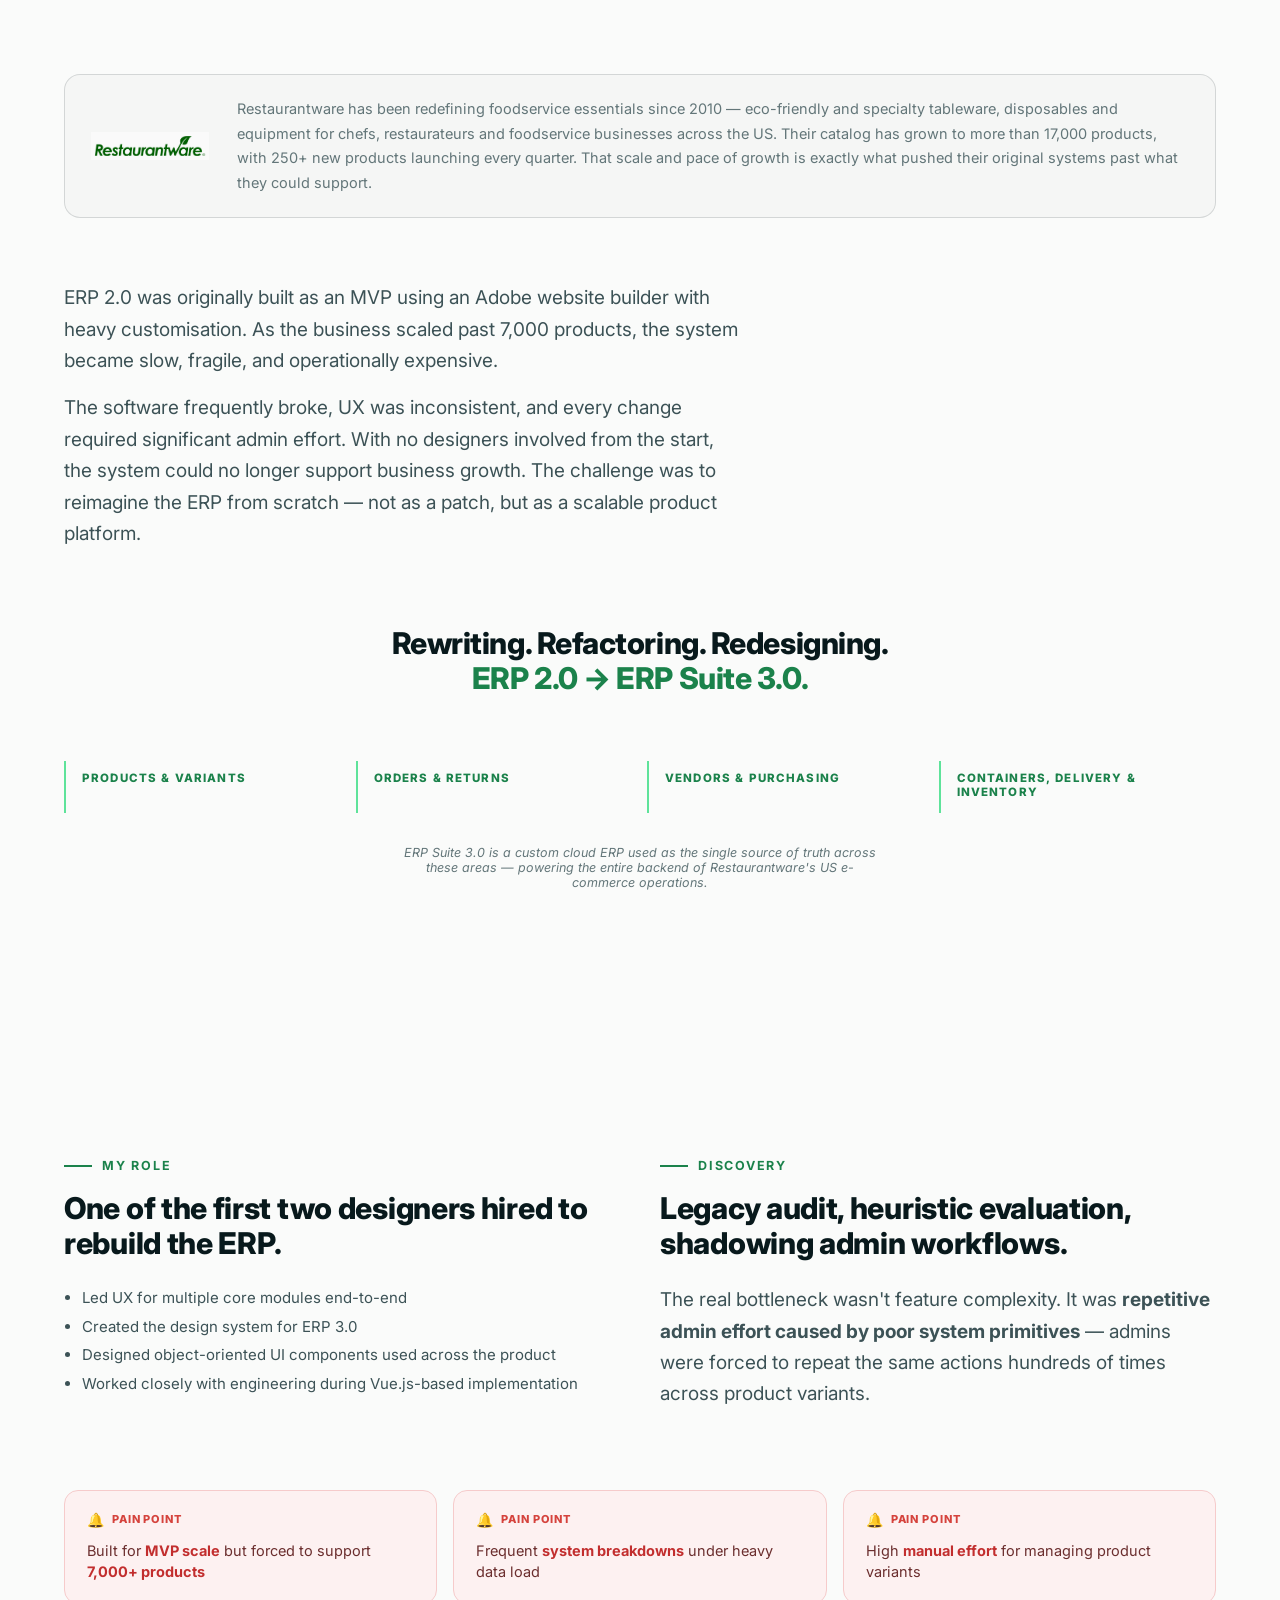
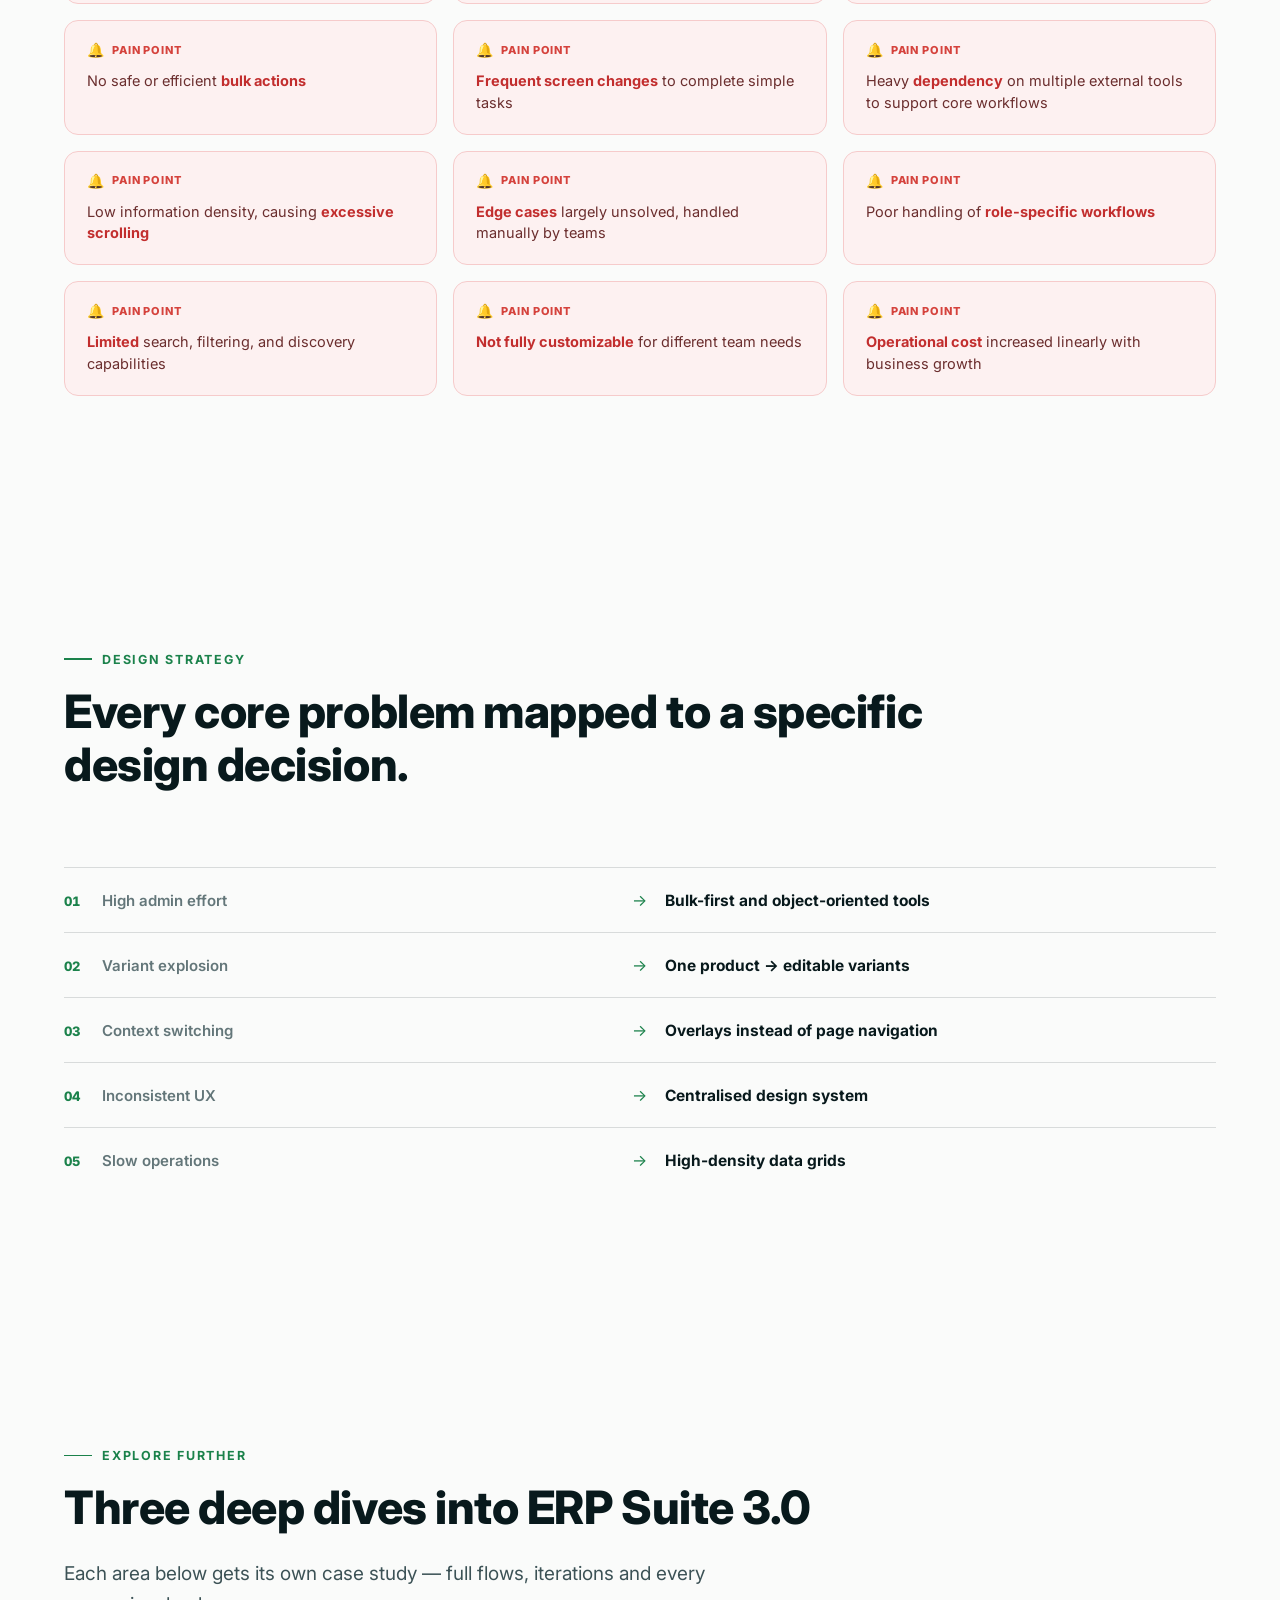
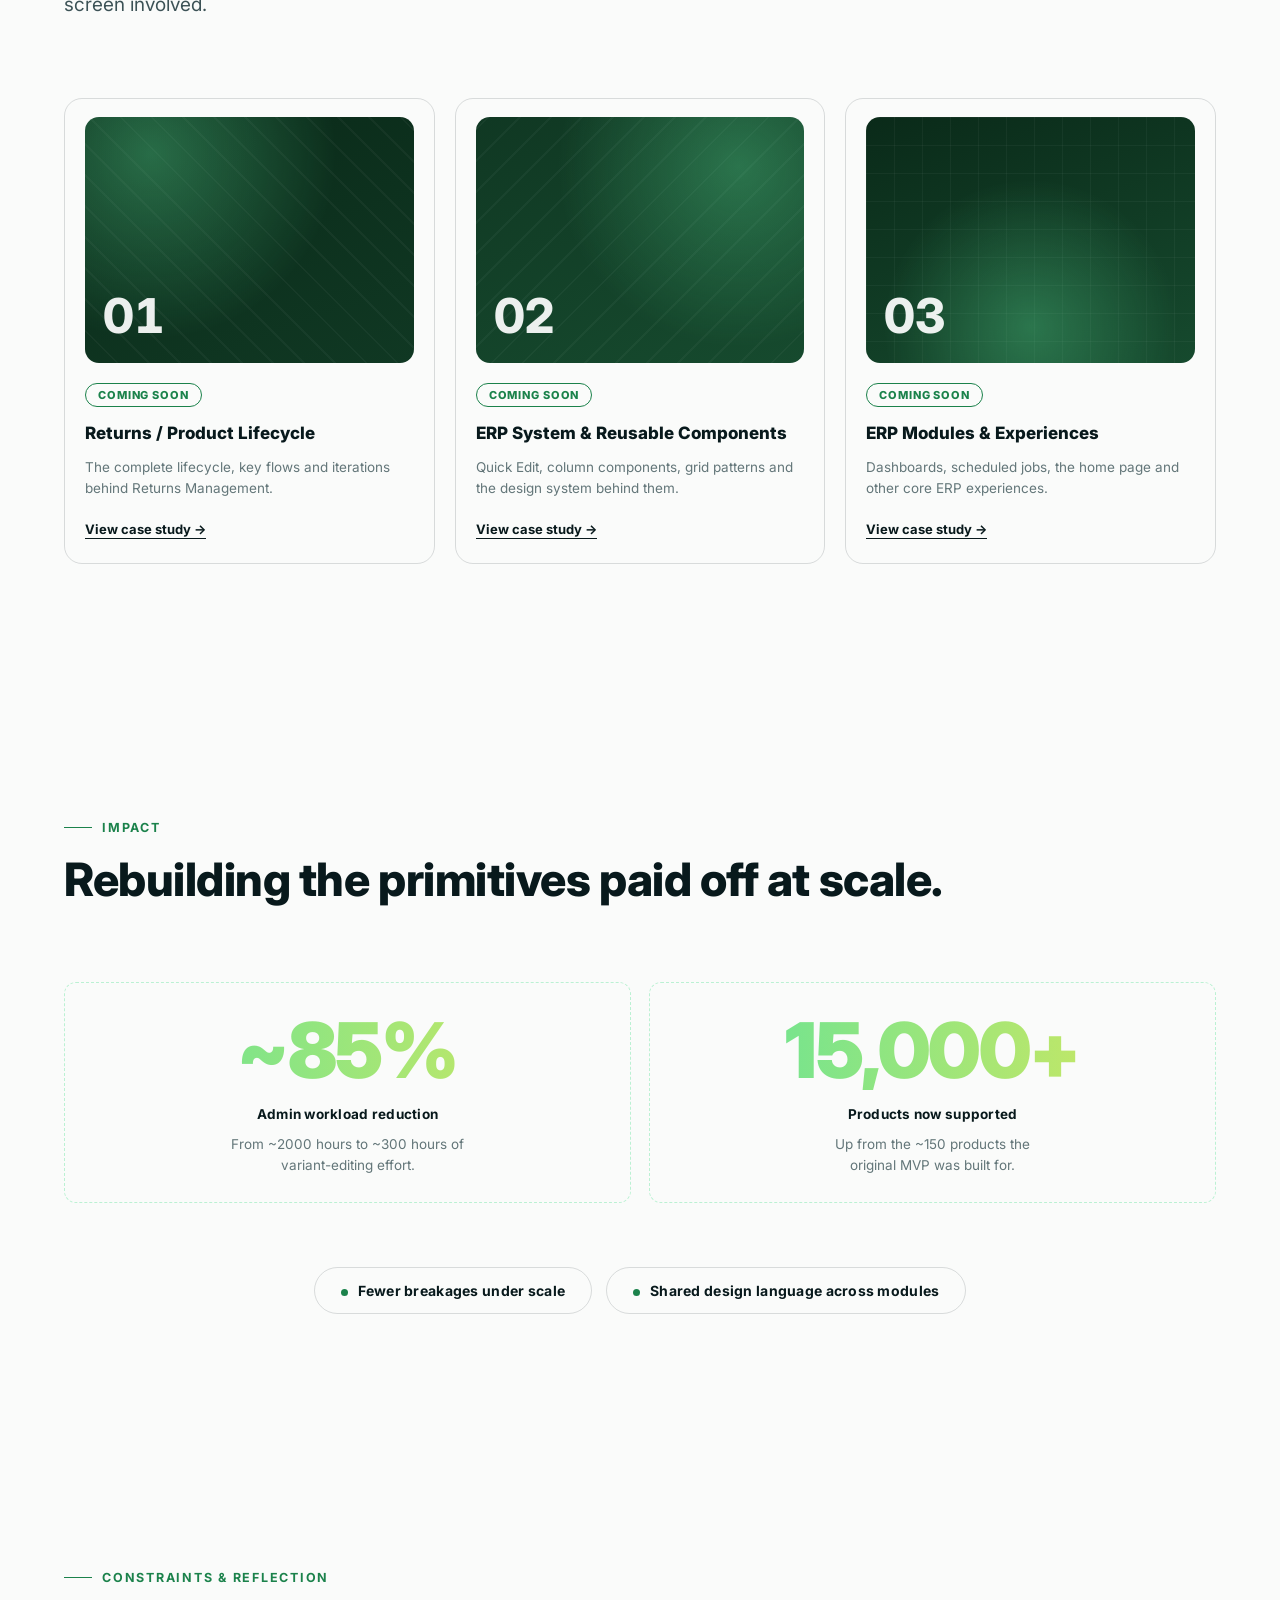
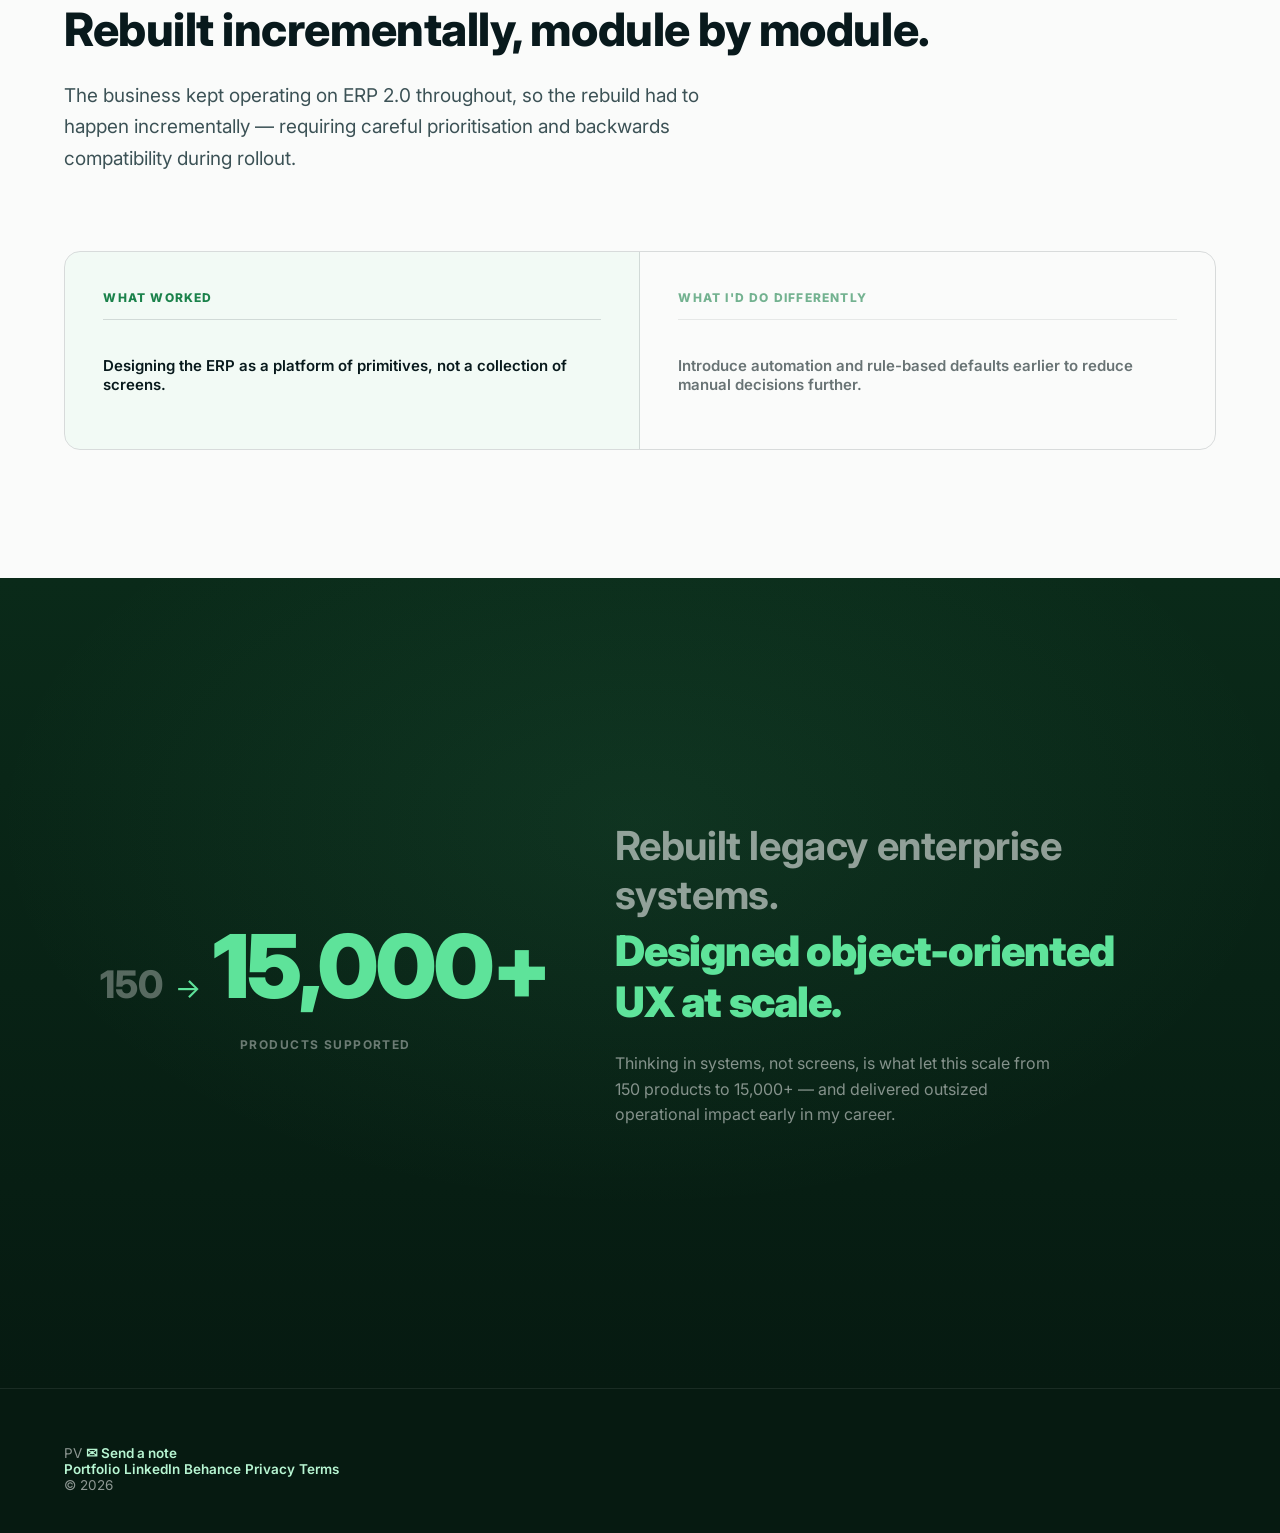
<file: case-study-erp.html>
<!DOCTYPE html>
<html lang="en">
<head>
<meta charset="UTF-8">
<meta name="viewport" content="width=device-width, initial-scale=1.0">
<title>ERP Suite 3.0: Rebuilding a Legacy ERP for Scale — Case Study</title>
<meta name="description" content="Redesigning a legacy enterprise ERP — from a fragile MVP built for 150 products to a scalable platform supporting 15,000+ — through object-oriented components and bulk-first workflows. Hikeon Technologies, 2022–2023.">
<!-- Favicon -->
<link rel="icon" href="assets/favicon.svg" type="image/svg+xml">
<link rel="icon" href="assets/favicon.ico" sizes="any">
<link rel="apple-touch-icon" href="assets/apple-touch-icon.png">

<!-- Social preview (Open Graph / Twitter). TODO: swap SITE_URL below for the
     real deployed domain once this site has one — social crawlers need an
     absolute URL, a relative path won't resolve for them. -->
<meta property="og:type" content="website">
<meta property="og:title" content="ERP Suite 3.0: Rebuilding a Legacy ERP for Scale — Case Study">
<meta property="og:description" content="Redesigning a legacy enterprise ERP — from a fragile MVP built for 150 products to a scalable platform supporting 15,000+ — through object-oriented components and bulk-first workflows. Hikeon Technologies, 2022–2023.">
<meta property="og:image" content="https://example.com/assets/og-image.jpg">
<meta property="og:url" content="https://example.com/case-study-erp.html">
<meta name="twitter:card" content="summary_large_image">
<meta name="twitter:title" content="ERP Suite 3.0: Rebuilding a Legacy ERP for Scale — Case Study">
<meta name="twitter:description" content="Redesigning a legacy enterprise ERP — from a fragile MVP built for 150 products to a scalable platform supporting 15,000+ — through object-oriented components and bulk-first workflows. Hikeon Technologies, 2022–2023.">
<meta name="twitter:image" content="https://example.com/assets/og-image.jpg">
<link rel="stylesheet" href="styles.css">
</head>
<body class="theme-green">

<header class="site-header">
  <a href="index.html" class="back-link">&larr; Portfolio</a>
  <span class="proj-tag">ERP Suite 3.0 · Hikeon Technologies</span>
</header>

<!-- ============================================================
     HERO
     ============================================================ -->
<section class="hero">
  <div class="wrap">
    <div class="hero-meta">
      <span>Hikeon Technologies</span>
      <span>Restaurantware</span>
      <span>B2B ERP</span>
      <span class="accent">2022–2023</span>
    </div>
    <h1>ERP Suite 3.0: Rebuilding a Legacy ERP for Scale</h1>
    <p class="hero-sub">From a fragile MVP built for 150 products to a scalable platform supporting 15,000+ — through object-oriented components, bulk-first workflows and a system of reusable primitives.</p>

    <div class="reveal mt-lg">
      <div class="shot shot--full">
        <img src="assets/erp-hero-overview.png" alt="ERP Suite 3.0 container management screen and mobile product specification overlay">
      </div>
    </div>
  </div>
</section>

<!-- ============================================================
     THE CHALLENGE
     ============================================================ -->
<section class="section section--light">
  <div class="wrap">
    <div class="section-intro">
      <p class="section-kicker">The challenge</p>
      <h2 class="section-heading">Built for 150 products. Forced to support 7,000+.</h2>
    </div>

    <div class="client-card reveal">
      <span class="client-mark"><img src="assets/restaurantware-logo.png" alt="Restaurantware"></span>
      <p class="client-card-copy">Restaurantware has been redefining foodservice essentials since 2010 — eco-friendly and specialty tableware, disposables and equipment for chefs, restaurateurs and foodservice businesses across the US. Their catalog has grown to more than 17,000 products, with 250+ new products launching every quarter. That scale and pace of growth is exactly what pushed their original systems past what they could support.</p>
    </div>

    <div class="section-intro mt-lg">
      <p class="section-copy">ERP 2.0 was originally built as an MVP using an Adobe website builder with heavy customisation. As the business scaled past 7,000 products, the system became slow, fragile, and operationally expensive.</p>
      <p class="section-copy">The software frequently broke, UX was inconsistent, and every change required significant admin effort. With no designers involved from the start, the system could no longer support business growth. The challenge was to reimagine the ERP from scratch — not as a patch, but as a scalable product platform.</p>
    </div>

    <p class="big-statement reveal" style="font-size:clamp(20px,2.8vw,30px);">Rewriting. Refactoring. Redesigning.<br><span class="accent">ERP 2.0 &rarr; ERP Suite 3.0.</span></p>

    <div class="annotation-row mt-lg reveal">
      <div class="annotation-card">
        <div class="a-tag">PRODUCTS &amp; VARIANTS</div>
      </div>
      <div class="annotation-card">
        <div class="a-tag">ORDERS &amp; RETURNS</div>
      </div>
      <div class="annotation-card">
        <div class="a-tag">VENDORS &amp; PURCHASING</div>
      </div>
      <div class="annotation-card">
        <div class="a-tag">CONTAINERS, DELIVERY &amp; INVENTORY</div>
      </div>
    </div>
    <p class="placeholder-purpose center mt-md" style="margin-left:auto;margin-right:auto;">ERP Suite 3.0 is a custom cloud ERP used as the single source of truth across these areas — powering the entire backend of Restaurantware's US e-commerce operations.</p>
  </div>
</section>

<!-- ============================================================
     ROLE + DISCOVERY
     ============================================================ -->
<section class="section section--light">
  <div class="wrap">
    <div class="grid-2 reveal">
      <div>
        <p class="section-kicker">My role</p>
        <h2 class="section-heading" style="font-size:clamp(22px,2.8vw,30px);">One of the first two designers hired to rebuild the ERP.</h2>
        <ul style="margin-top:20px;padding-left:18px;color:var(--ink-soft);font-size:15px;line-height:1.9;">
          <li>Led UX for multiple core modules end-to-end</li>
          <li>Created the design system for ERP 3.0</li>
          <li>Designed object-oriented UI components used across the product</li>
          <li>Worked closely with engineering during Vue.js-based implementation</li>
        </ul>
      </div>
      <div>
        <p class="section-kicker">Discovery</p>
        <h2 class="section-heading" style="font-size:clamp(22px,2.8vw,30px);">Legacy audit, heuristic evaluation, shadowing admin workflows.</h2>
        <p class="section-copy">The real bottleneck wasn't feature complexity. It was <strong>repetitive admin effort caused by poor system primitives</strong> — admins were forced to repeat the same actions hundreds of times across product variants.</p>
      </div>
    </div>

    <div class="pain-grid reveal mt-lg">
      <div class="pain-card">
        <div class="pain-card-head"><span class="pain-card-icon">&#128276;</span><span class="pain-card-label">PAIN POINT</span></div>
        <div class="pain-card-text">Built for <strong>MVP scale</strong> but forced to support <strong>7,000+ products</strong></div>
      </div>
      <div class="pain-card">
        <div class="pain-card-head"><span class="pain-card-icon">&#128276;</span><span class="pain-card-label">PAIN POINT</span></div>
        <div class="pain-card-text">Frequent <strong>system breakdowns</strong> under heavy data load</div>
      </div>
      <div class="pain-card">
        <div class="pain-card-head"><span class="pain-card-icon">&#128276;</span><span class="pain-card-label">PAIN POINT</span></div>
        <div class="pain-card-text">High <strong>manual effort</strong> for managing product variants</div>
      </div>
      <div class="pain-card">
        <div class="pain-card-head"><span class="pain-card-icon">&#128276;</span><span class="pain-card-label">PAIN POINT</span></div>
        <div class="pain-card-text">No safe or efficient <strong>bulk actions</strong></div>
      </div>
      <div class="pain-card">
        <div class="pain-card-head"><span class="pain-card-icon">&#128276;</span><span class="pain-card-label">PAIN POINT</span></div>
        <div class="pain-card-text"><strong>Frequent screen changes</strong> to complete simple tasks</div>
      </div>
      <div class="pain-card">
        <div class="pain-card-head"><span class="pain-card-icon">&#128276;</span><span class="pain-card-label">PAIN POINT</span></div>
        <div class="pain-card-text">Heavy <strong>dependency</strong> on multiple external tools to support core workflows</div>
      </div>
      <div class="pain-card">
        <div class="pain-card-head"><span class="pain-card-icon">&#128276;</span><span class="pain-card-label">PAIN POINT</span></div>
        <div class="pain-card-text">Low information density, causing <strong>excessive scrolling</strong></div>
      </div>
      <div class="pain-card">
        <div class="pain-card-head"><span class="pain-card-icon">&#128276;</span><span class="pain-card-label">PAIN POINT</span></div>
        <div class="pain-card-text"><strong>Edge cases</strong> largely unsolved, handled manually by teams</div>
      </div>
      <div class="pain-card">
        <div class="pain-card-head"><span class="pain-card-icon">&#128276;</span><span class="pain-card-label">PAIN POINT</span></div>
        <div class="pain-card-text">Poor handling of <strong>role-specific workflows</strong></div>
      </div>
      <div class="pain-card">
        <div class="pain-card-head"><span class="pain-card-icon">&#128276;</span><span class="pain-card-label">PAIN POINT</span></div>
        <div class="pain-card-text"><strong>Limited</strong> search, filtering, and discovery capabilities</div>
      </div>
      <div class="pain-card">
        <div class="pain-card-head"><span class="pain-card-icon">&#128276;</span><span class="pain-card-label">PAIN POINT</span></div>
        <div class="pain-card-text"><strong>Not fully customizable</strong> for different team needs</div>
      </div>
      <div class="pain-card">
        <div class="pain-card-head"><span class="pain-card-icon">&#128276;</span><span class="pain-card-label">PAIN POINT</span></div>
        <div class="pain-card-text"><strong>Operational cost</strong> increased linearly with business growth</div>
      </div>
    </div>
  </div>
</section>

<!-- ============================================================
     DESIGN STRATEGY
     ============================================================ -->
<section class="section section--light">
  <div class="wrap">
    <div class="section-intro">
      <p class="section-kicker">Design strategy</p>
      <h2 class="section-heading">Every core problem mapped to a specific design decision.</h2>
    </div>

    <div class="spec-map reveal">
      <div class="spec-row">
        <div class="spec-num">01</div>
        <div class="spec-body">
          <div class="spec-problem">High admin effort</div>
          <div class="spec-arrow">&rarr;</div>
          <div class="spec-decision">Bulk-first and object-oriented tools</div>
        </div>
      </div>
      <div class="spec-row">
        <div class="spec-num">02</div>
        <div class="spec-body">
          <div class="spec-problem">Variant explosion</div>
          <div class="spec-arrow">&rarr;</div>
          <div class="spec-decision">One product &rarr; editable variants</div>
        </div>
      </div>
      <div class="spec-row">
        <div class="spec-num">03</div>
        <div class="spec-body">
          <div class="spec-problem">Context switching</div>
          <div class="spec-arrow">&rarr;</div>
          <div class="spec-decision">Overlays instead of page navigation</div>
        </div>
      </div>
      <div class="spec-row">
        <div class="spec-num">04</div>
        <div class="spec-body">
          <div class="spec-problem">Inconsistent UX</div>
          <div class="spec-arrow">&rarr;</div>
          <div class="spec-decision">Centralised design system</div>
        </div>
      </div>
      <div class="spec-row">
        <div class="spec-num">05</div>
        <div class="spec-body">
          <div class="spec-problem">Slow operations</div>
          <div class="spec-arrow">&rarr;</div>
          <div class="spec-decision">High-density data grids</div>
        </div>
      </div>
    </div>
  </div>
</section>

<!-- ============================================================
     SUB-CASE STUDIES
     ============================================================ -->
<section class="section section--light">
  <div class="wrap">
    <div class="section-intro">
      <p class="section-kicker">Explore further</p>
      <h2 class="section-heading">Three deep dives into ERP Suite 3.0</h2>
      <p class="section-copy">Each area below gets its own case study — full flows, iterations and every screen involved.</p>
    </div>

    <div class="subcase-grid reveal">
      <a class="subcase-card" href="case-study-erp-returns.html">
        <div class="subcase-card-cover">
          <span class="subcase-card-num">01</span>
        </div>
        <span class="subcase-card-tag">Coming soon</span>
        <div class="subcase-card-title">Returns / Product Lifecycle</div>
        <p class="subcase-card-desc">The complete lifecycle, key flows and iterations behind Returns Management.</p>
        <span class="subcase-card-arrow">View case study &rarr;</span>
      </a>
      <a class="subcase-card" href="case-study-erp-components.html">
        <div class="subcase-card-cover">
          <span class="subcase-card-num">02</span>
        </div>
        <span class="subcase-card-tag">Coming soon</span>
        <div class="subcase-card-title">ERP System &amp; Reusable Components</div>
        <p class="subcase-card-desc">Quick Edit, column components, grid patterns and the design system behind them.</p>
        <span class="subcase-card-arrow">View case study &rarr;</span>
      </a>
      <a class="subcase-card" href="case-study-erp-modules.html">
        <div class="subcase-card-cover">
          <span class="subcase-card-num">03</span>
        </div>
        <span class="subcase-card-tag">Coming soon</span>
        <div class="subcase-card-title">ERP Modules &amp; Experiences</div>
        <p class="subcase-card-desc">Dashboards, scheduled jobs, the home page and other core ERP experiences.</p>
        <span class="subcase-card-arrow">View case study &rarr;</span>
      </a>
    </div>
  </div>
</section>

<!-- ============================================================
     IMPACT
     ============================================================ -->
<section class="section section--light">
  <div class="wrap">
    <div class="section-intro">
      <p class="section-kicker">Impact</p>
      <h2 class="section-heading">Rebuilding the primitives paid off at scale.</h2>
    </div>

    <div class="metric-strip metric-strip--plate reveal">
      <div class="metric-block">
        <div class="metric-number">~85%</div>
        <div class="metric-label">Admin workload reduction</div>
        <div class="metric-copy">From ~2000 hours to ~300 hours of variant-editing effort.</div>
      </div>
      <div class="metric-block">
        <div class="metric-number">15,000+</div>
        <div class="metric-label">Products now supported</div>
        <div class="metric-copy">Up from the ~150 products the original MVP was built for.</div>
      </div>
    </div>

    <div class="outcome-grid reveal mt-lg" style="justify-content:center;">
      <div class="outcome-tag"><span class="dot"></span>Fewer breakages under scale</div>
      <div class="outcome-tag"><span class="dot"></span>Shared design language across modules</div>
    </div>
  </div>
</section>

<!-- ============================================================
     CONSTRAINTS + REFLECTION
     ============================================================ -->
<section class="section section--light">
  <div class="wrap">
    <div class="section-intro">
      <p class="section-kicker">Constraints &amp; reflection</p>
      <h2 class="section-heading">Rebuilt incrementally, module by module.</h2>
      <p class="section-copy">The business kept operating on ERP 2.0 throughout, so the rebuild had to happen incrementally — requiring careful prioritisation and backwards compatibility during rollout.</p>
    </div>

    <div class="comparison reveal">
      <div class="comparison-col highlight">
        <div class="comparison-head">What worked</div>
        <div class="comparison-row" style="display:block;padding-top:16px;padding-bottom:16px;">Designing the ERP as a platform of primitives, not a collection of screens.</div>
      </div>
      <div class="comparison-col muted">
        <div class="comparison-head">What I'd do differently</div>
        <div class="comparison-row" style="display:block;padding-top:16px;padding-bottom:16px;">Introduce automation and rule-based defaults earlier to reduce manual decisions further.</div>
      </div>
    </div>
  </div>
</section>

<div class="closing closing--scale reveal">
  <div class="closing-scale-grid">
    <div class="closing-scale-stat">
      <span class="from">150</span><span class="scale-arrow">&rarr;</span><span class="to">15,000+</span>
      <span class="scale-label">Products supported</span>
    </div>
    <div class="closing-scale-text">
      <div class="closing-line1">Rebuilt legacy enterprise systems.</div>
      <div class="closing-line2">Designed object-oriented UX at scale.</div>
      <p class="closing-final">Thinking in systems, not screens, is what let this scale from 150 products to 15,000+ — and delivered outsized operational impact early in my career.</p>
    </div>
  </div>
</div>

<footer class="site-footer">
  <div class="footer-content">
    <div class="footer-row">
      <span class="footer-mark">PV</span>
      <a class="footer-note js-email" href="#" data-user="cnZwcml5YWRoYXJzaGluaWk=" data-domain="Z21haWwuY29t">
        <span>&#9993;</span> Send a note
      </a>
    </div>
    <div class="footer-row footer-row--bottom">
      <div class="footer-links">
        <a href="index.html">Portfolio</a>
        <a href="https://www.linkedin.com/in/rvpriyadharshini/" target="_blank" rel="noopener">LinkedIn</a>
        <a href="https://www.behance.net/priyadharshiniv/projects" target="_blank" rel="noopener">Behance</a>
        <a href="privacy-policy.html">Privacy</a>
        <a href="terms.html">Terms</a>
      </div>
      <span class="footer-copy">&copy; 2026</span>
    </div>
  </div>
</footer>

<script src="script.js"></script>
</body>
</html>
</file>
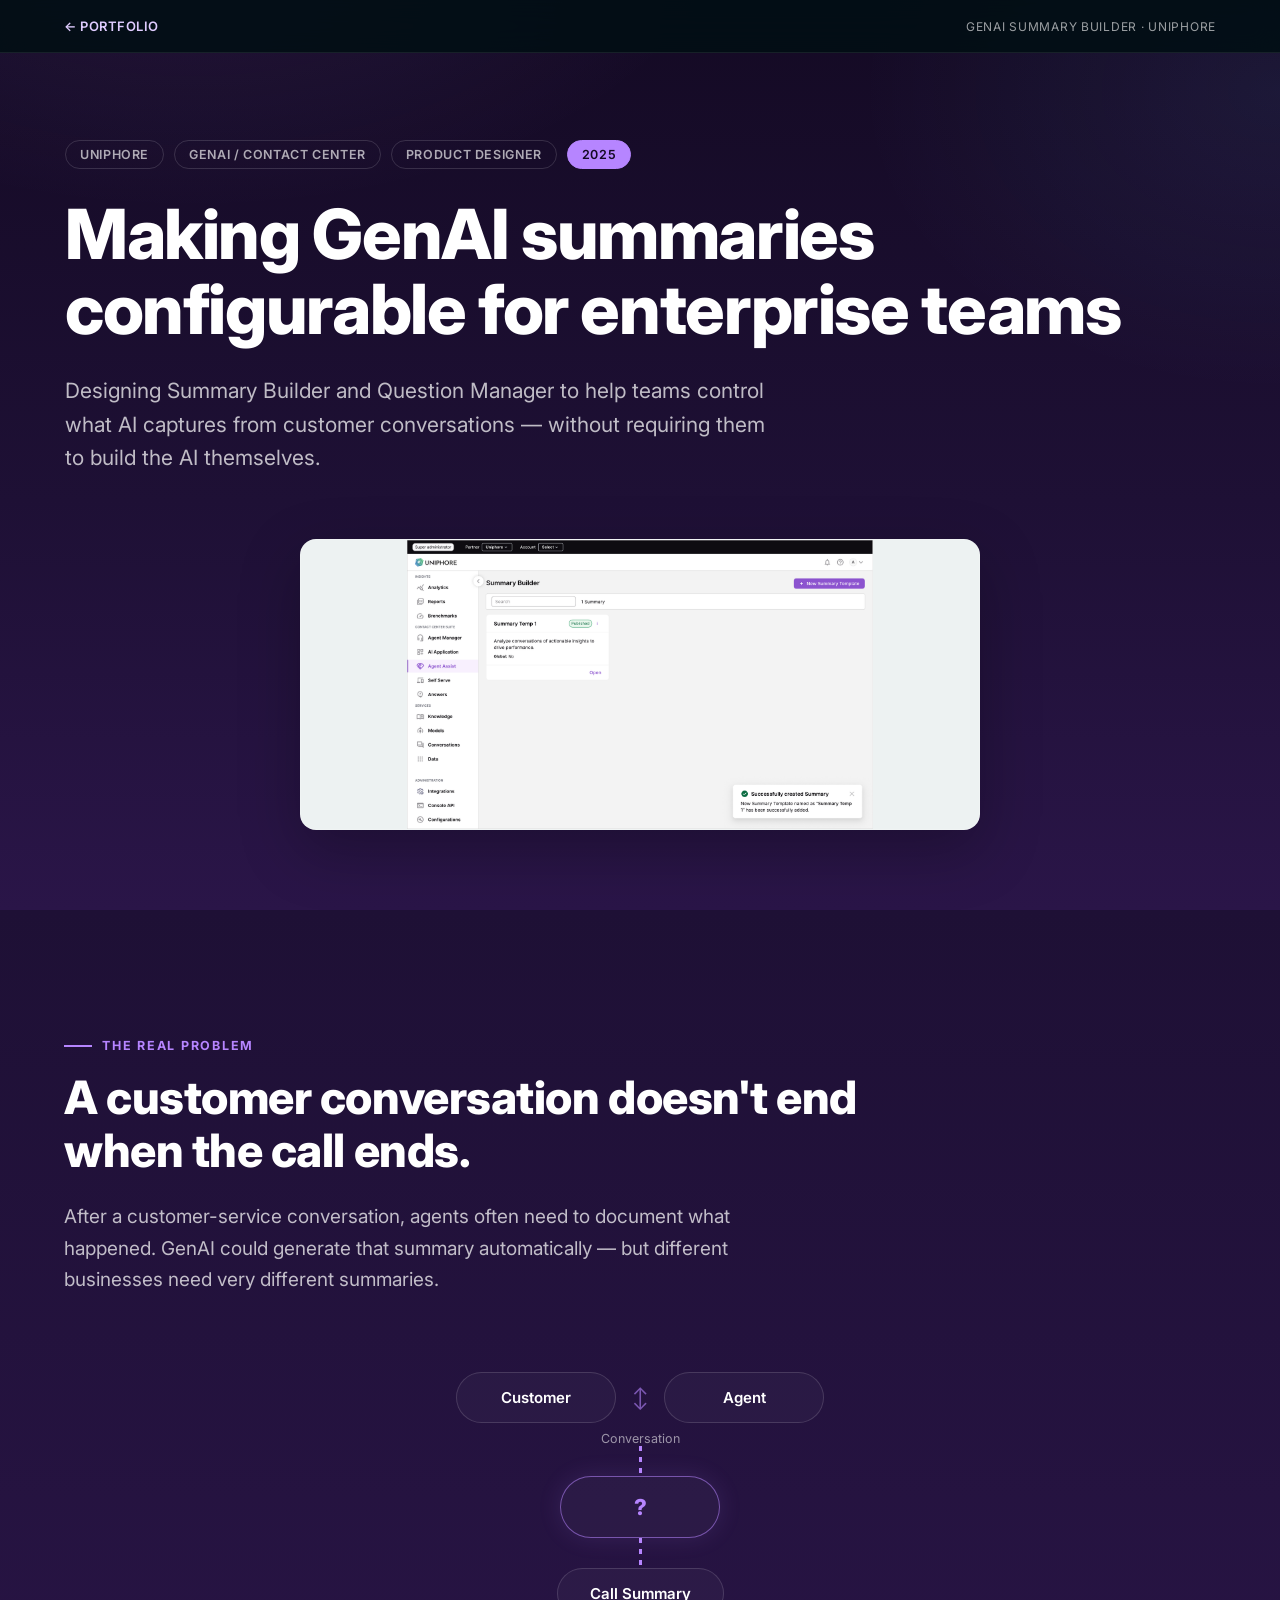
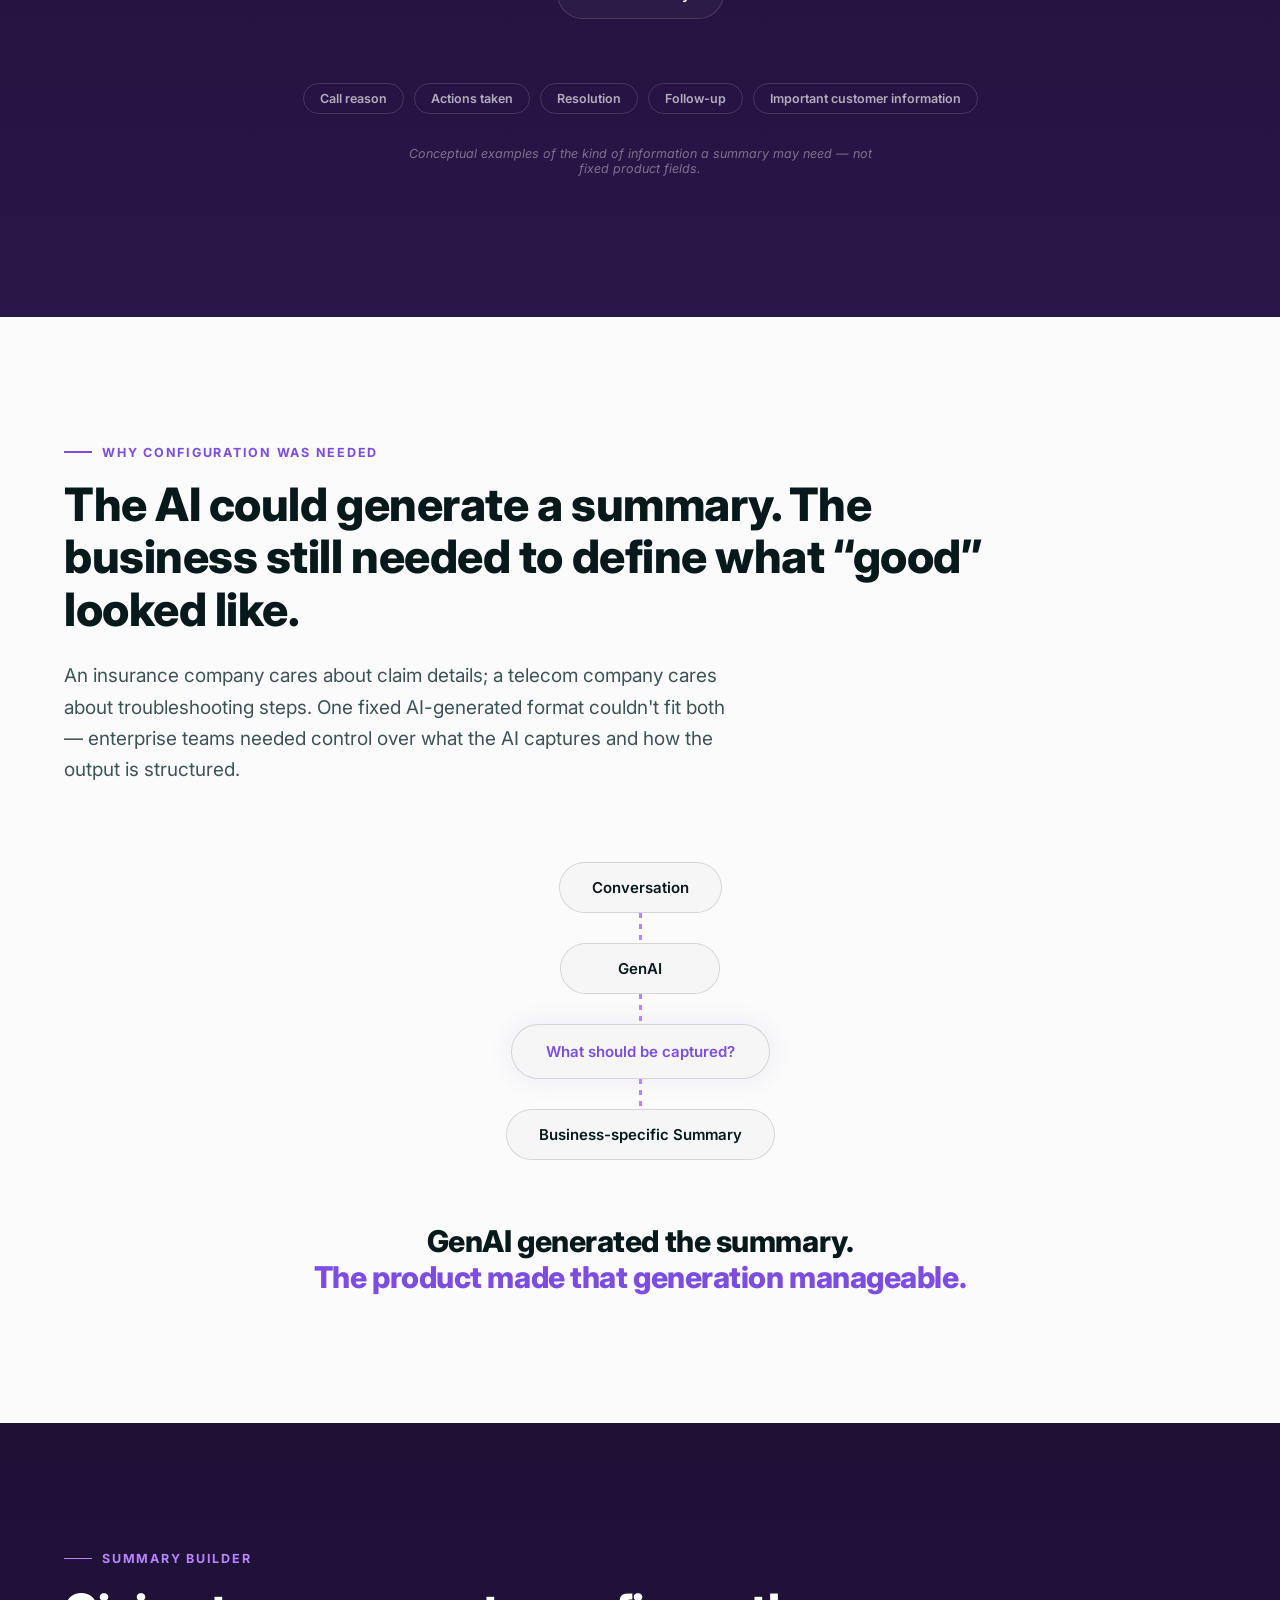
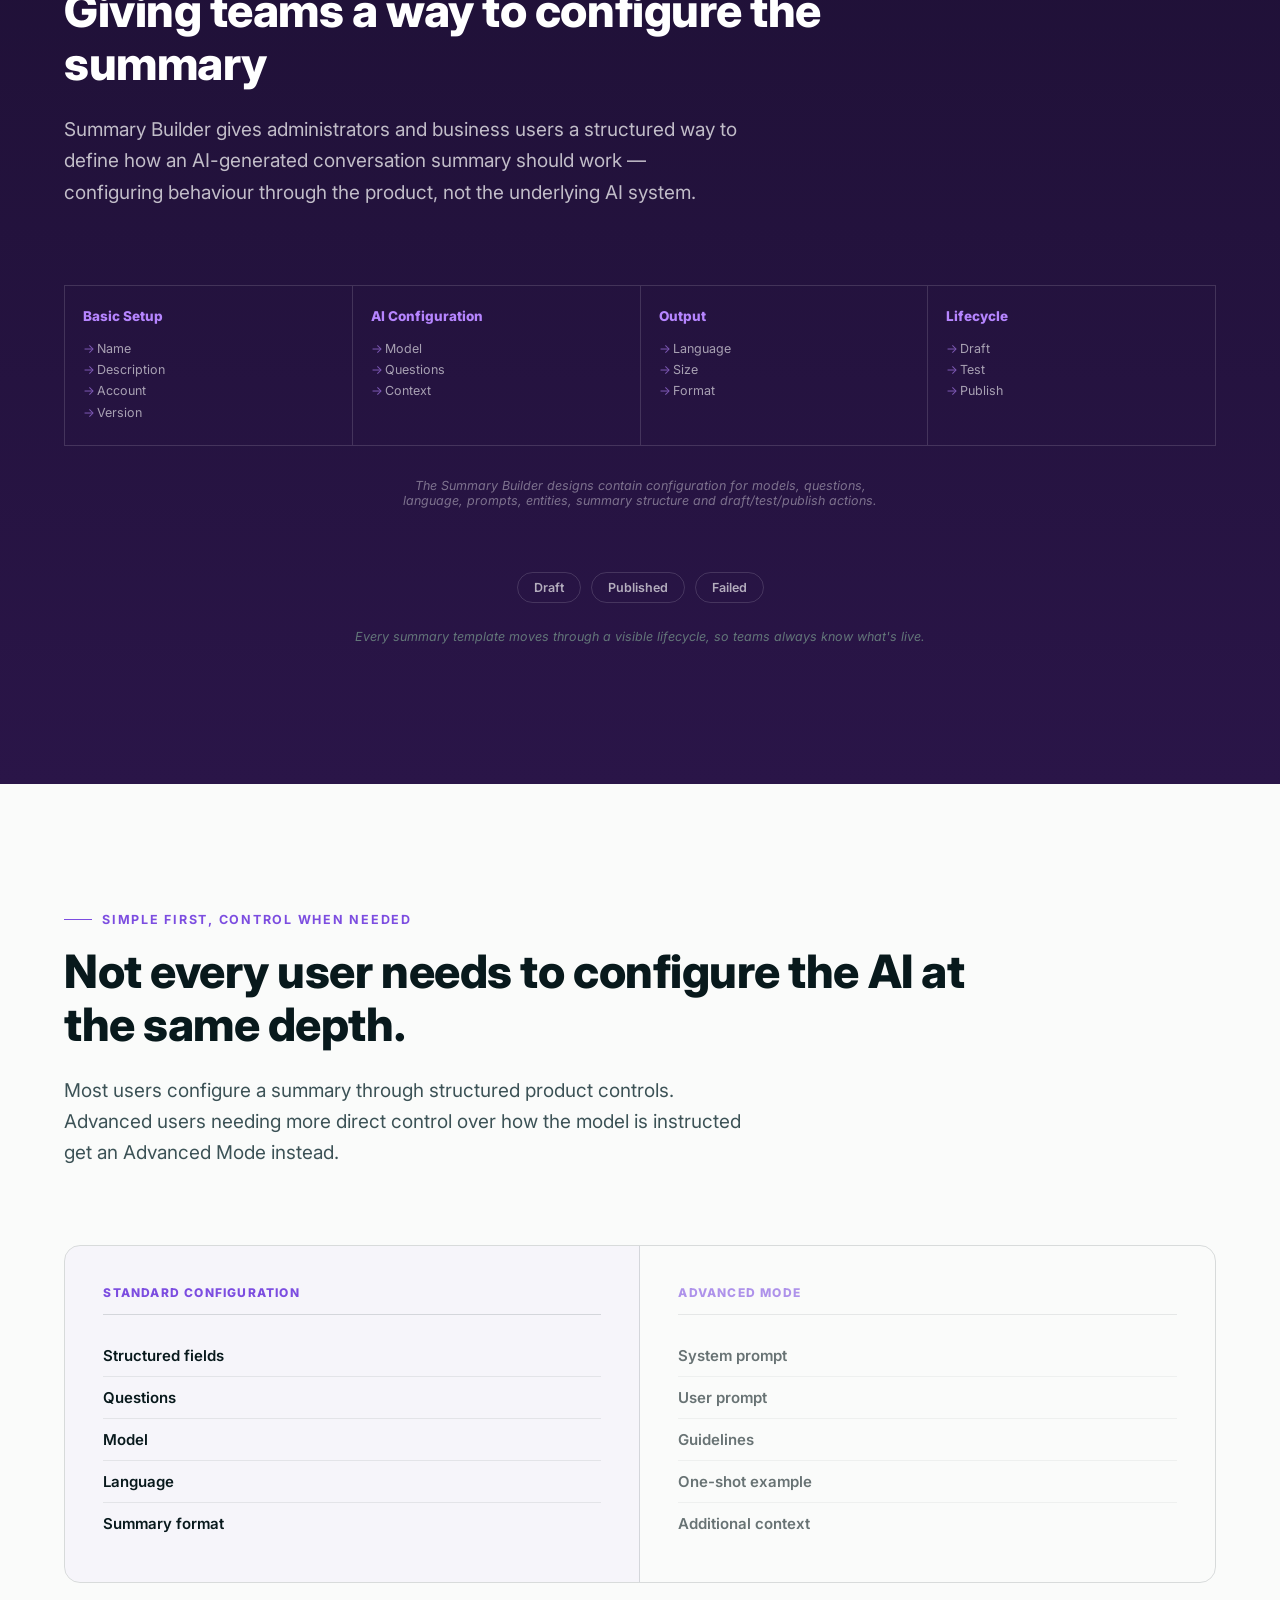
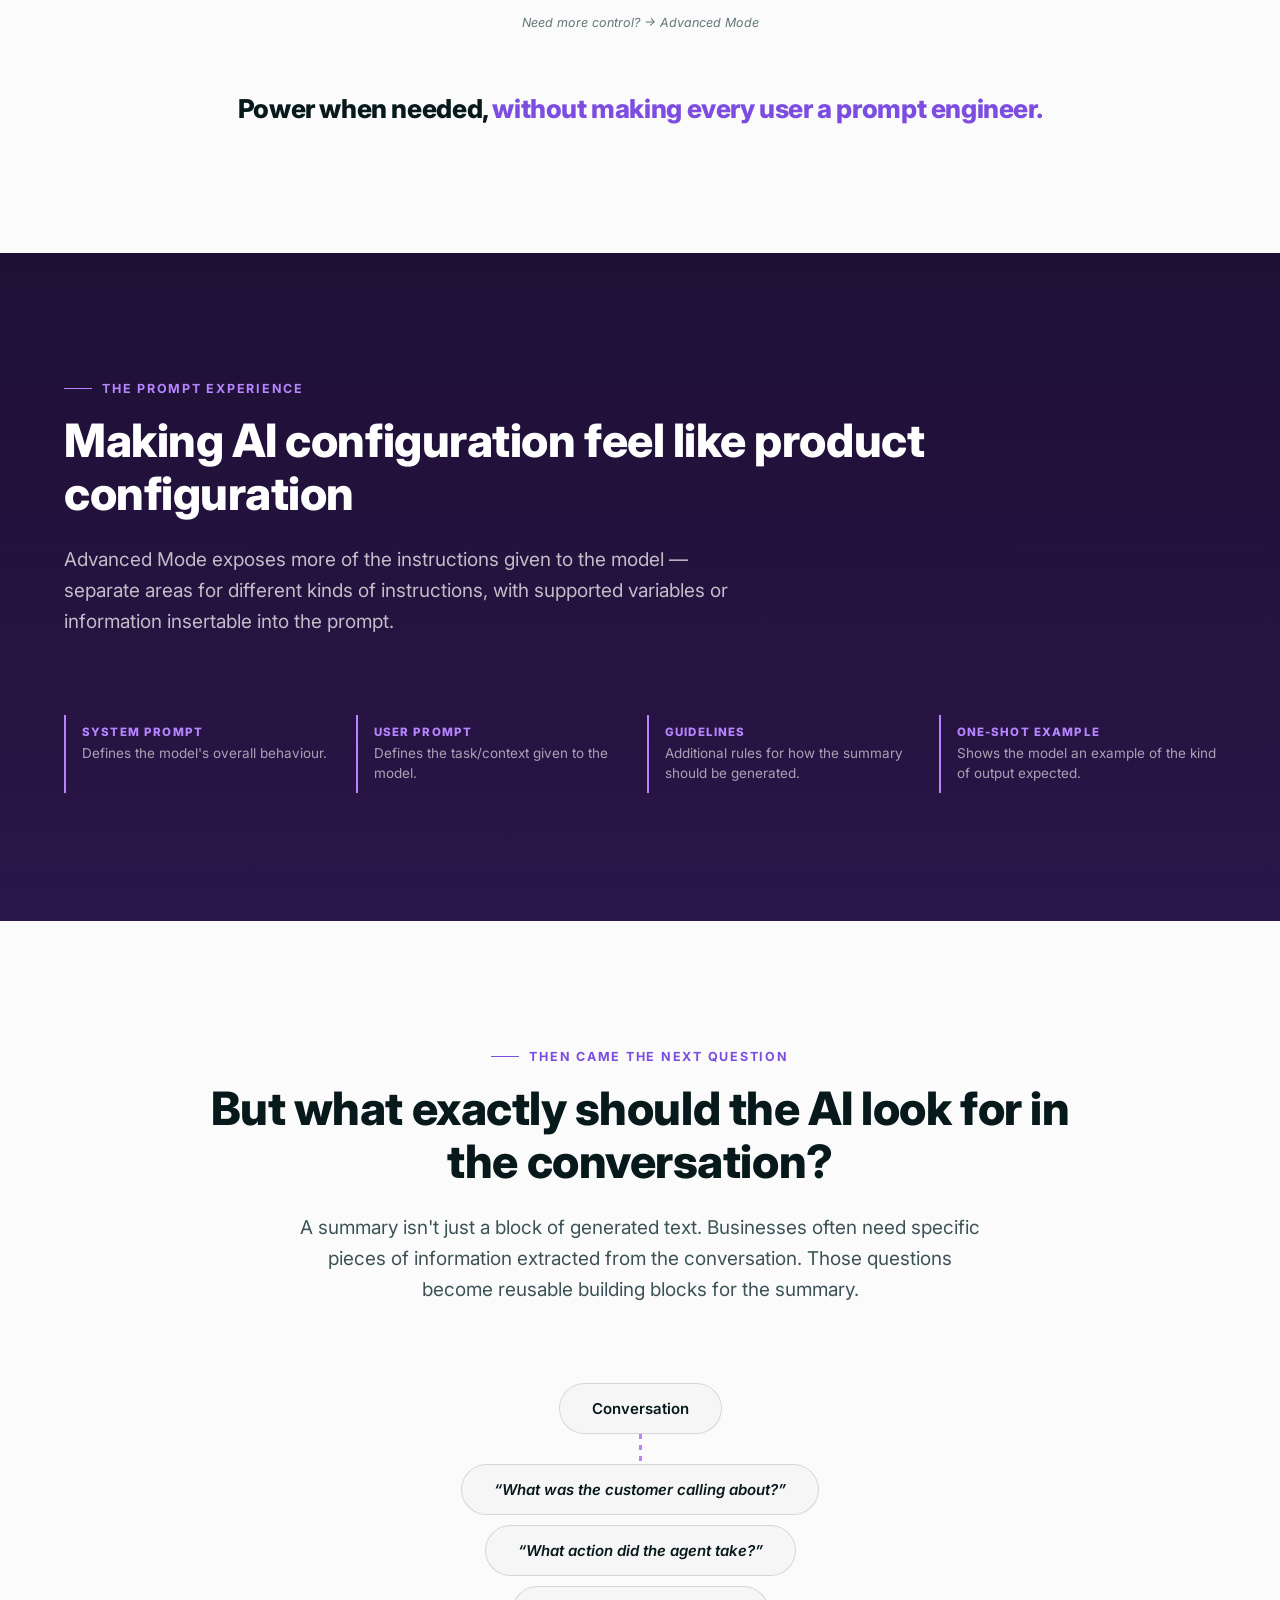
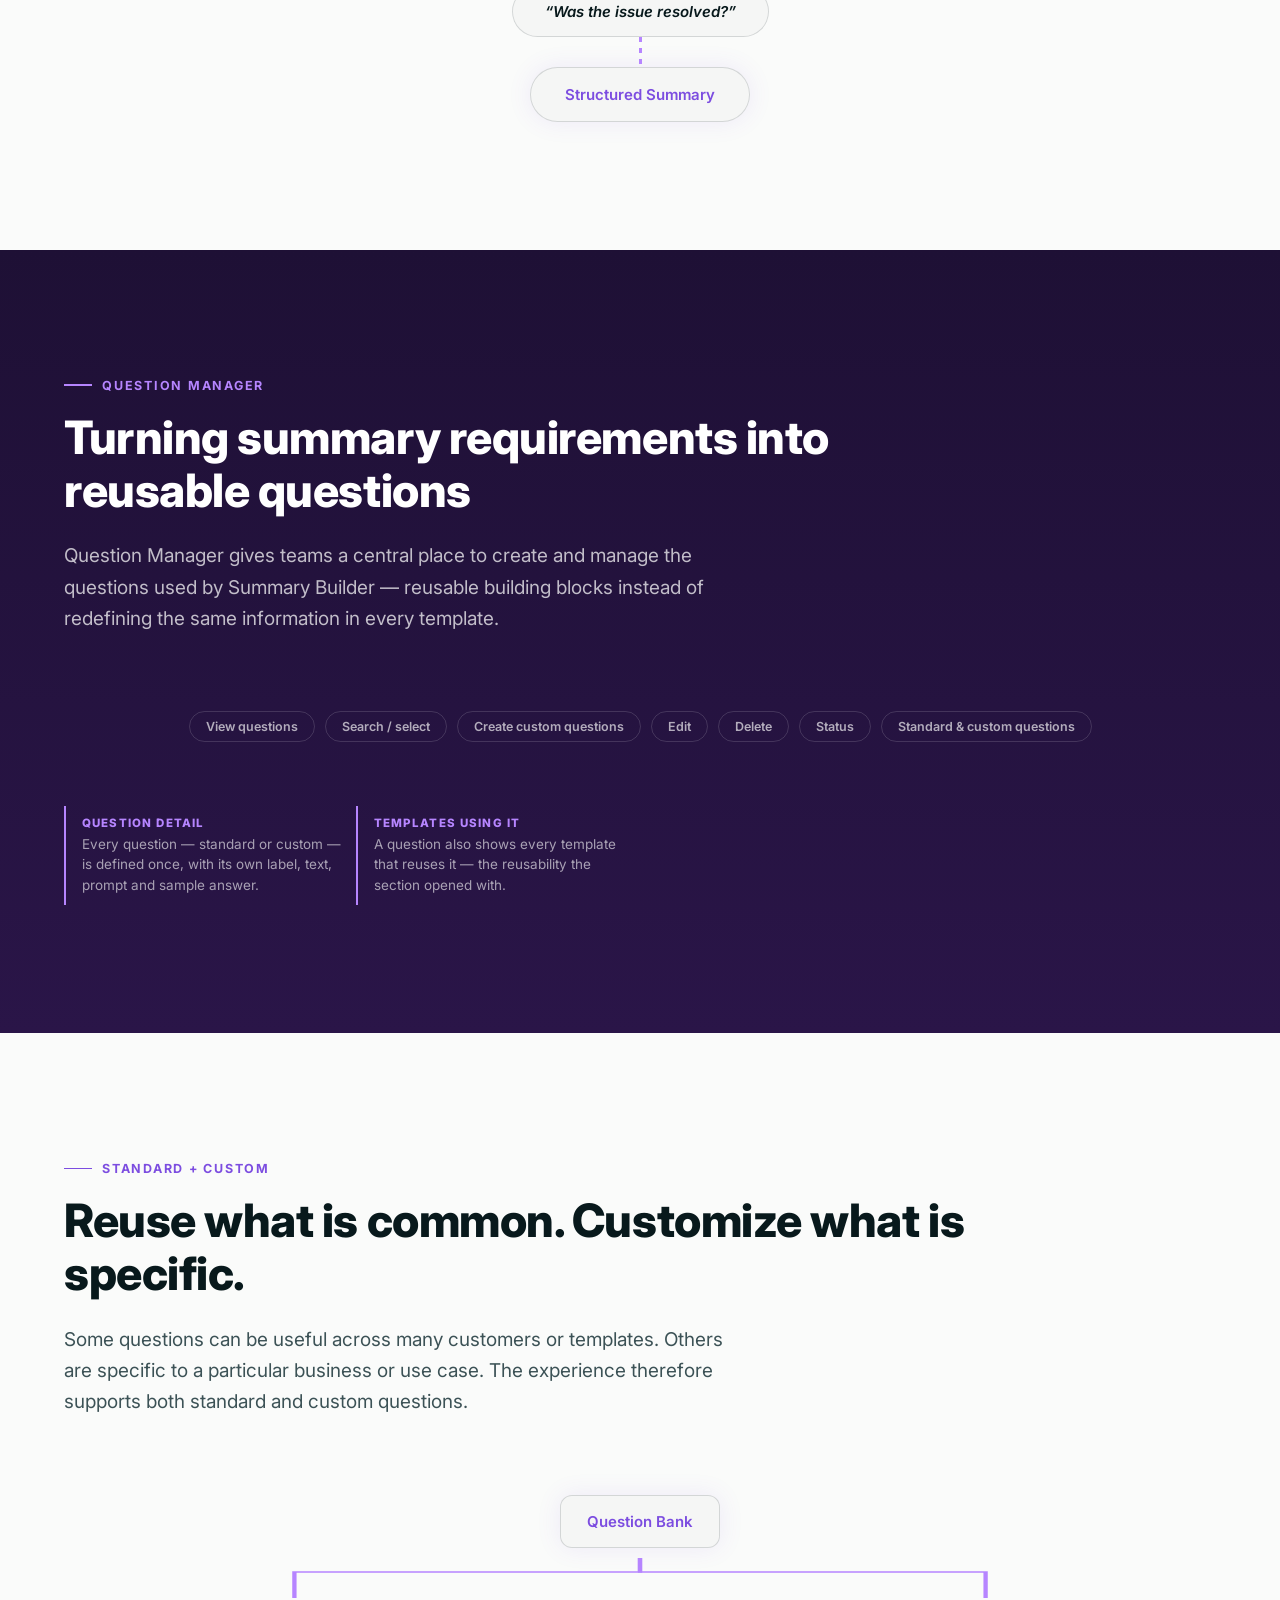
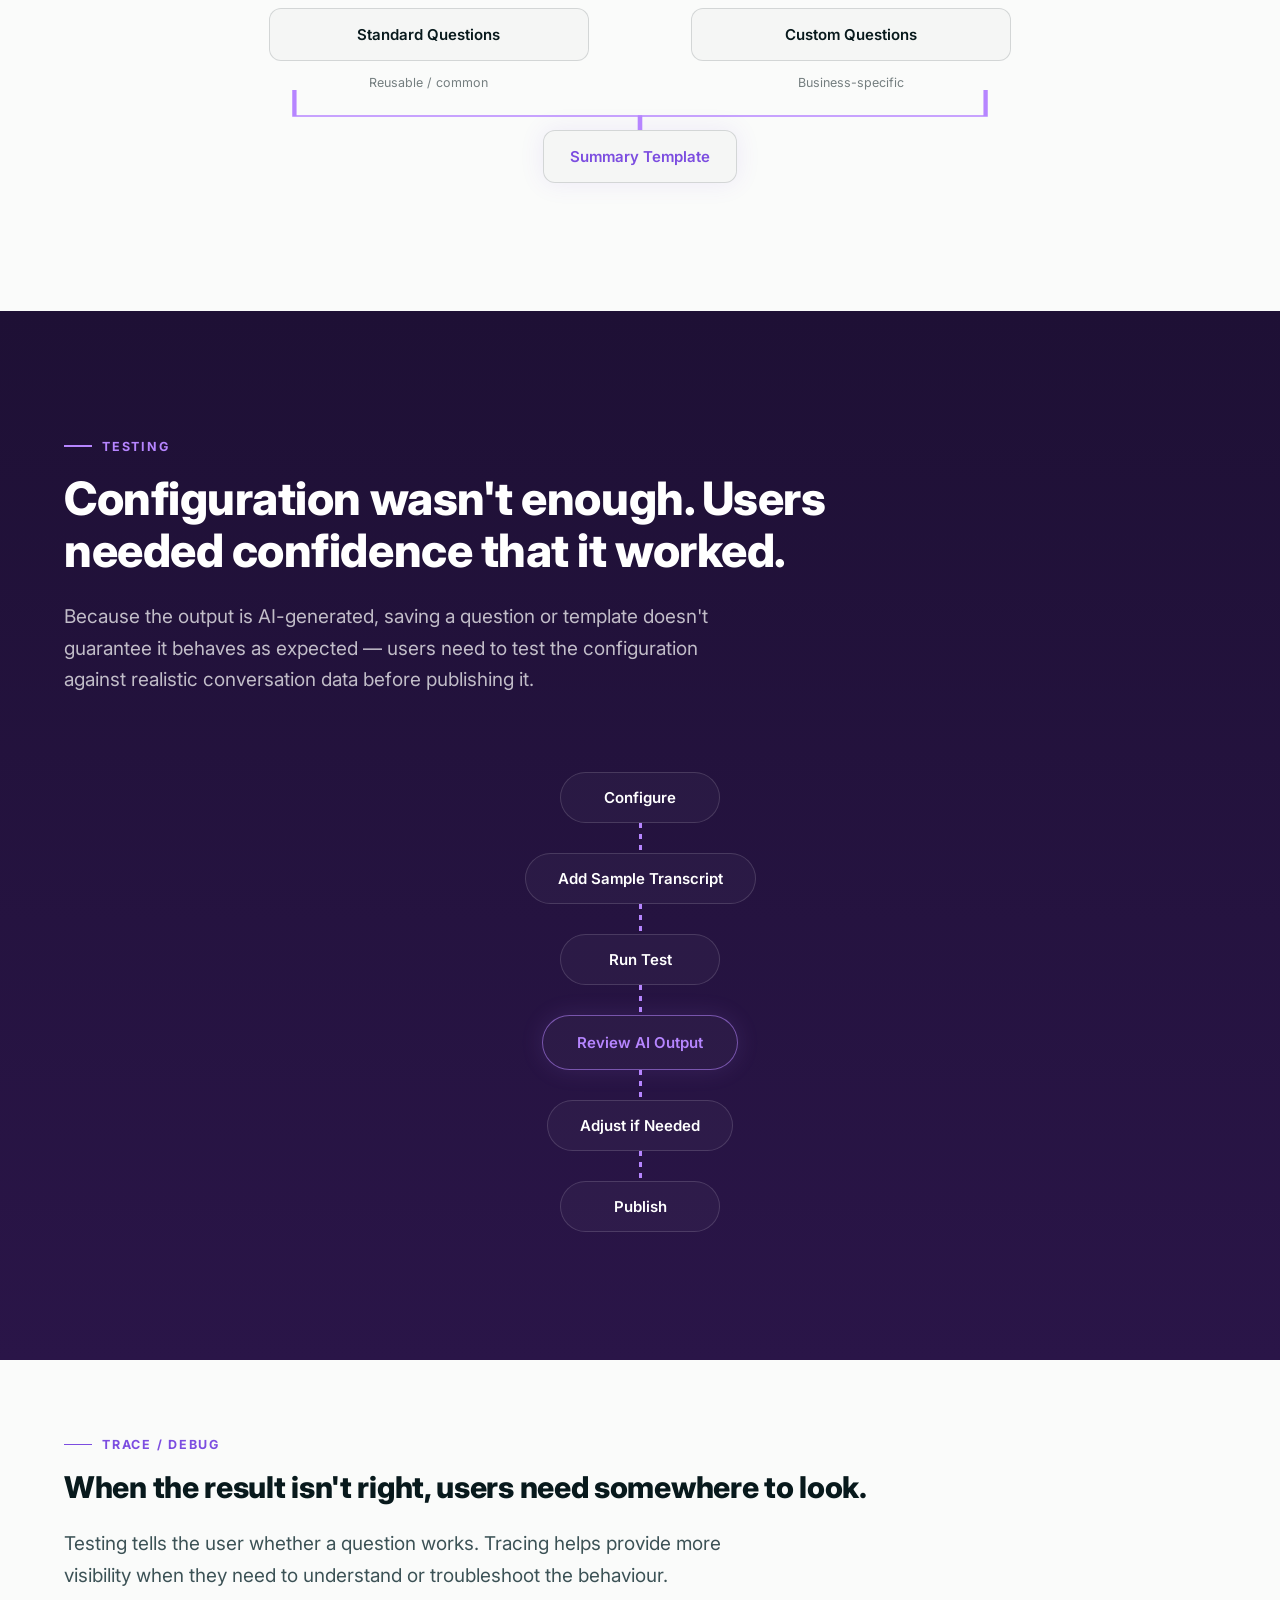
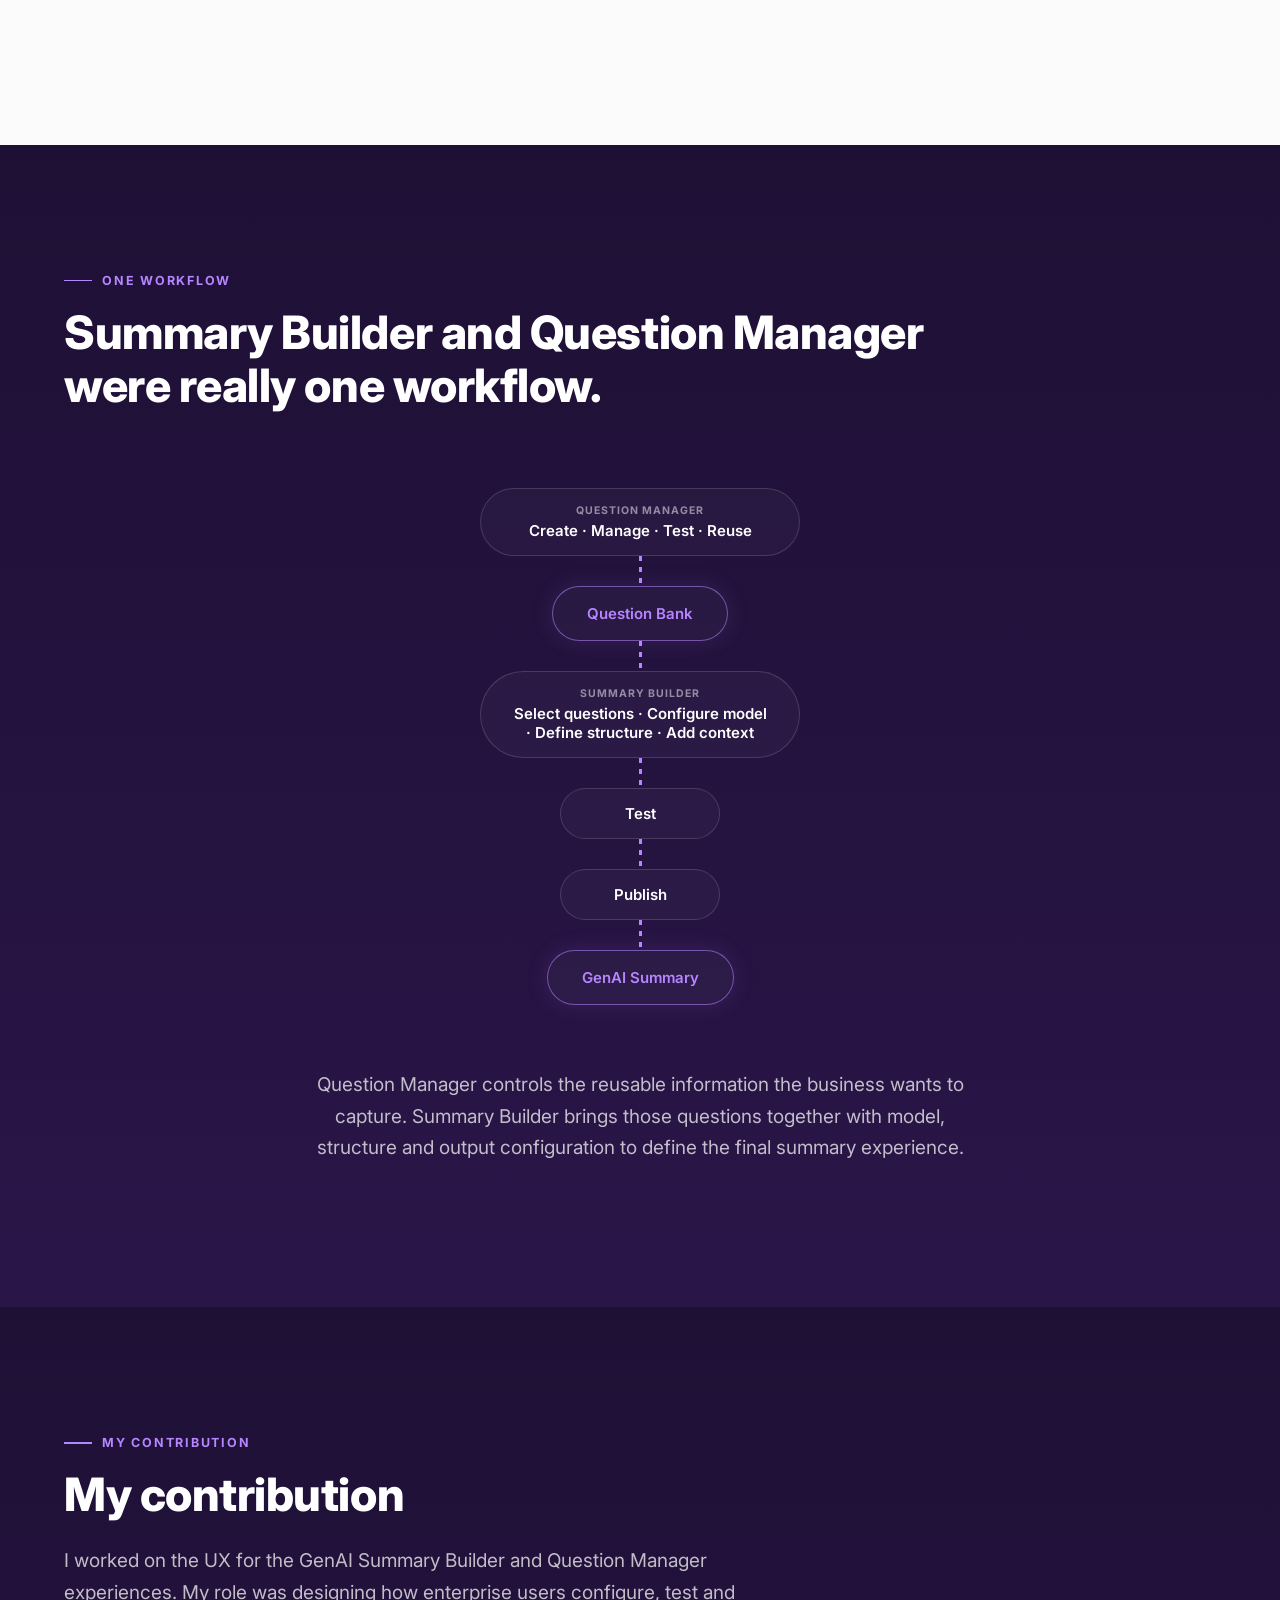
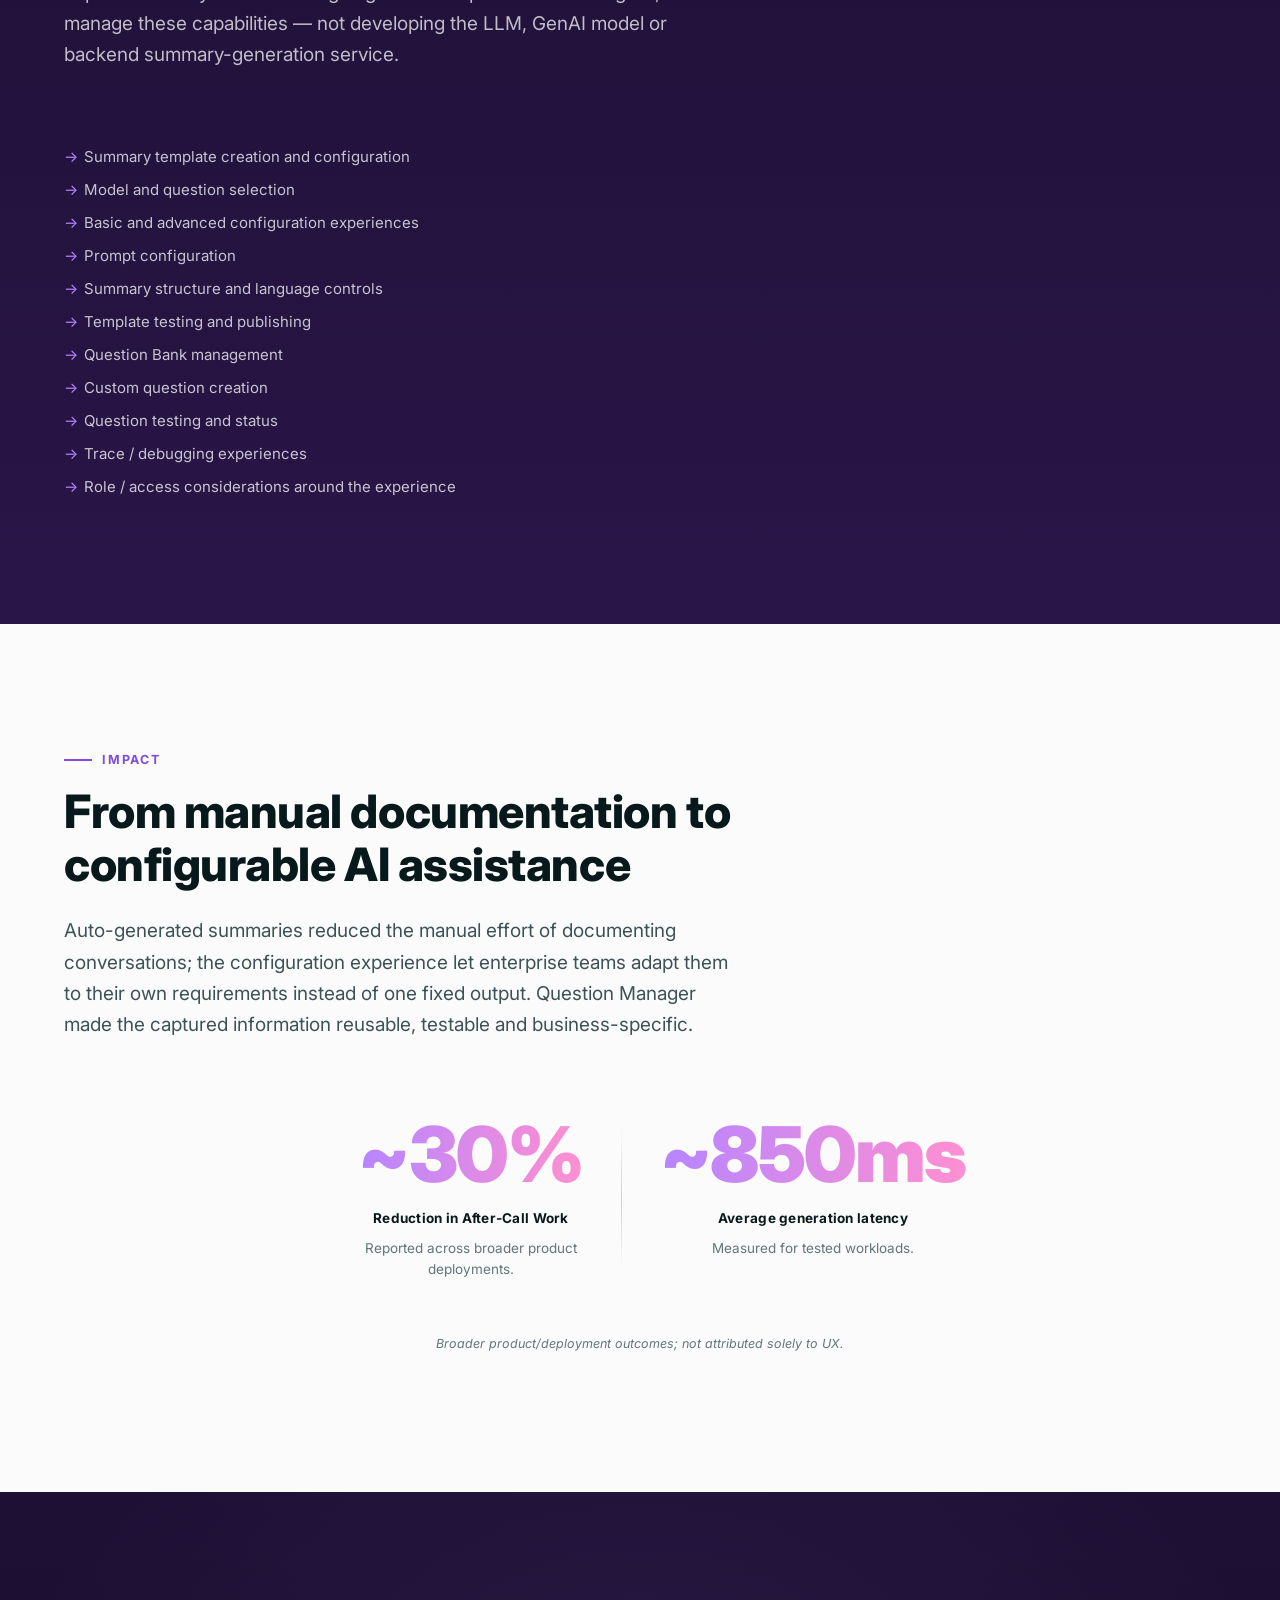
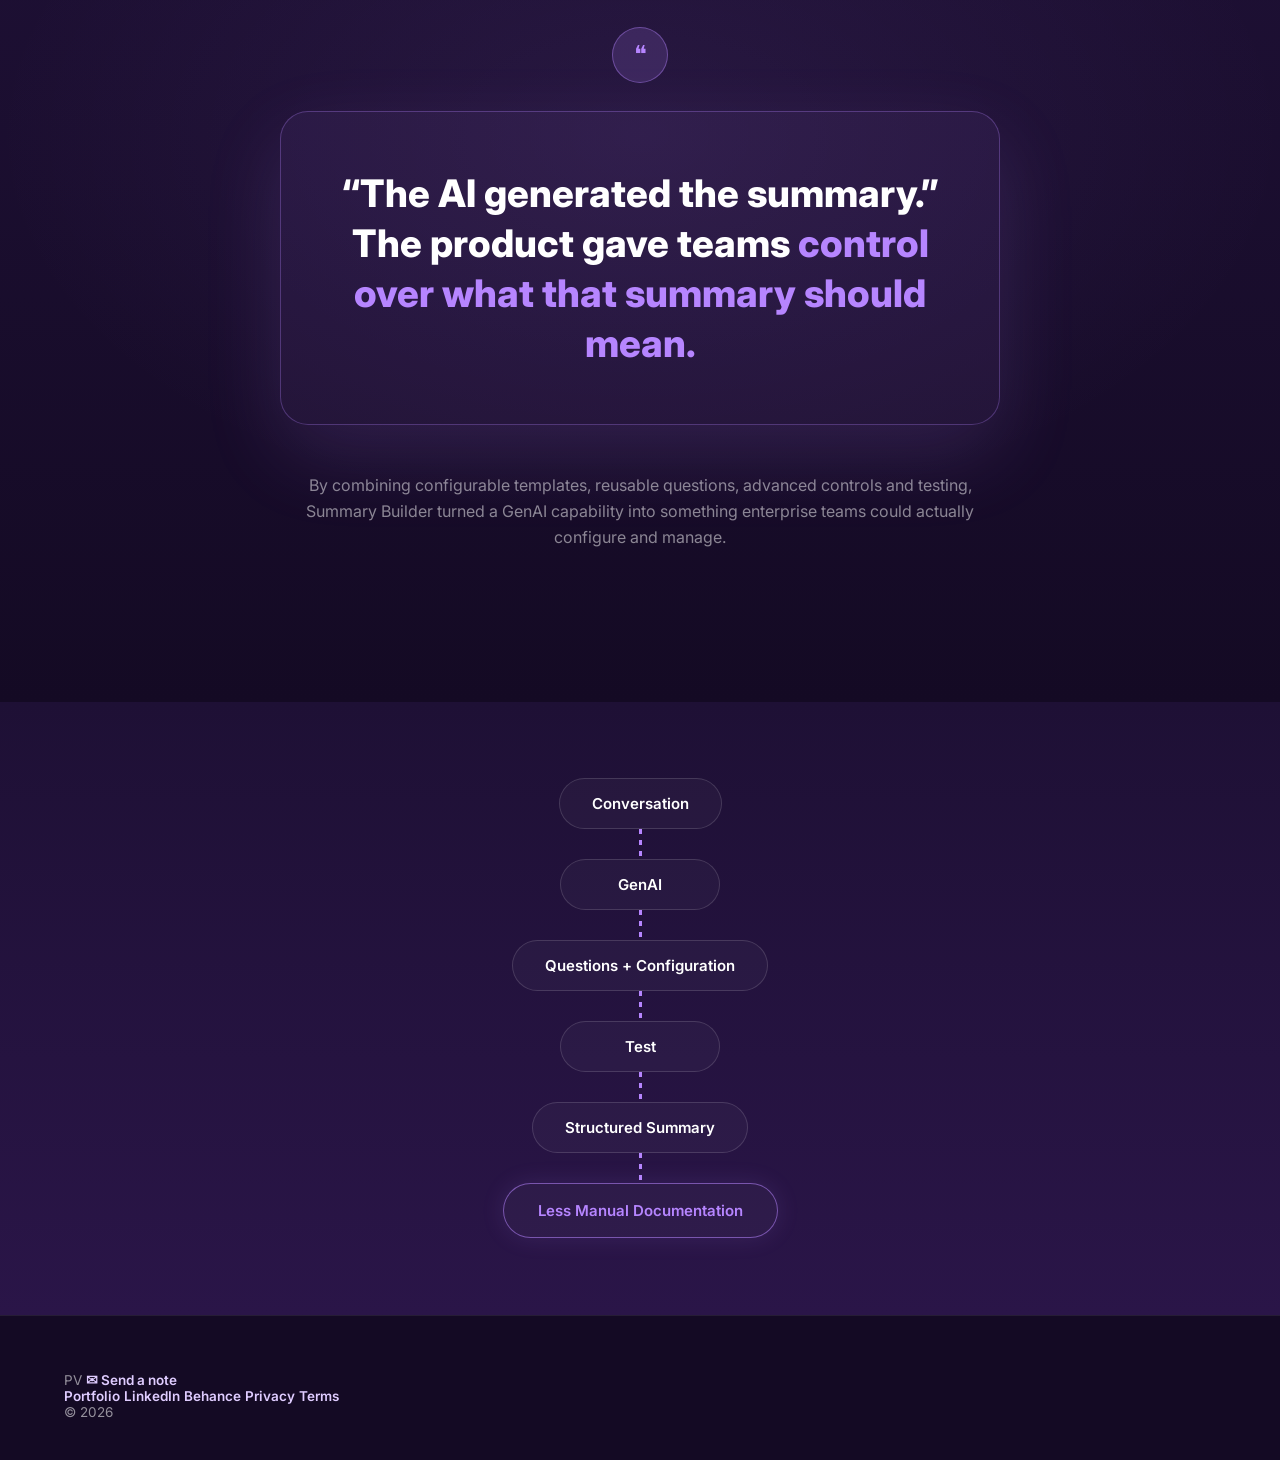
<file: case-study-summary-builder.html>
<!DOCTYPE html>
<html lang="en">
<head>
<meta charset="UTF-8">
<meta name="viewport" content="width=device-width, initial-scale=1.0">
<title>Making GenAI Summaries Configurable for Enterprise Teams — Case Study</title>
<meta name="description" content="Designing Summary Builder and Question Manager to help teams control what AI captures from customer conversations. Uniphore, 2025.">
<!-- Favicon -->
<link rel="icon" href="assets/favicon.svg" type="image/svg+xml">
<link rel="icon" href="assets/favicon.ico" sizes="any">
<link rel="apple-touch-icon" href="assets/apple-touch-icon.png">

<!-- Social preview (Open Graph / Twitter). TODO: swap SITE_URL below for the
     real deployed domain once this site has one — social crawlers need an
     absolute URL, a relative path won't resolve for them. -->
<meta property="og:type" content="website">
<meta property="og:title" content="Making GenAI Summaries Configurable for Enterprise Teams — Case Study">
<meta property="og:description" content="Designing Summary Builder and Question Manager to help teams control what AI captures from customer conversations. Uniphore, 2025.">
<meta property="og:image" content="https://example.com/assets/og-image.jpg">
<meta property="og:url" content="https://example.com/case-study-summary-builder.html">
<meta name="twitter:card" content="summary_large_image">
<meta name="twitter:title" content="Making GenAI Summaries Configurable for Enterprise Teams — Case Study">
<meta name="twitter:description" content="Designing Summary Builder and Question Manager to help teams control what AI captures from customer conversations. Uniphore, 2025.">
<meta name="twitter:image" content="https://example.com/assets/og-image.jpg">
<link rel="stylesheet" href="styles.css">
</head>
<body class="theme-purple">

<header class="site-header">
  <a href="index.html" class="back-link">&larr; Portfolio</a>
  <span class="proj-tag">GenAI Summary Builder · Uniphore</span>
</header>

<!-- ============================================================
     HERO
     ============================================================ -->
<section class="hero">
  <div class="wrap">
    <div class="hero-meta">
      <span>Uniphore</span>
      <span>GenAI / Contact Center</span>
      <span>Product Designer</span>
      <span class="accent">2025</span>
    </div>
    <h1>Making GenAI summaries configurable for enterprise teams</h1>
    <p class="hero-sub">Designing Summary Builder and Question Manager to help teams control what AI captures from customer conversations — without requiring them to build the AI themselves.</p>

    <div class="reveal mt-lg">
      <div class="shot shot--full" style="max-width:680px;margin:0 auto;">
        <img src="assets/sb-list-view.png" alt="Summary Builder list view showing a published Summary Template">
      </div>
    </div>
  </div>
</section>

<!-- ============================================================
     THE REAL PROBLEM
     ============================================================ -->
<section class="section section--dark">
  <div class="wrap">
    <div class="section-intro">
      <p class="section-kicker">The real problem</p>
      <h2 class="section-heading">A customer conversation doesn't end when the call ends.</h2>
      <p class="section-copy">After a customer-service conversation, agents often need to document what happened. GenAI could generate that summary automatically &mdash; but different businesses need very different summaries.</p>
    </div>

    <div class="flow-vertical flow-vertical--pill reveal">
      <div class="flow-horizontal" style="gap:16px;">
        <div class="node">Customer</div>
        <div style="color:var(--cyan);font-size:20px;opacity:0.6;">&updownarrow;</div>
        <div class="node">Agent</div>
      </div>
      <div class="node-sub" style="margin-top:8px;">Conversation</div>
      <div class="arrow-v"></div>
      <div class="node node--accent" style="font-size:22px;font-weight:800;">?</div>
      <div class="arrow-v"></div>
      <div class="node">Call Summary</div>
    </div>

    <div class="tag-row reveal mt-lg">
      <span>Call reason</span>
      <span>Actions taken</span>
      <span>Resolution</span>
      <span>Follow-up</span>
      <span>Important customer information</span>
    </div>
    <p class="placeholder-purpose center mt-md" style="margin-left:auto;margin-right:auto;">Conceptual examples of the kind of information a summary may need &mdash; not fixed product fields.</p>
  </div>
</section>

<!-- ============================================================
     ONE SUMMARY DOESN'T FIT EVERY BUSINESS
     ============================================================ -->
<section class="section section--light">
  <div class="wrap">
    <div class="section-intro">
      <p class="section-kicker">Why configuration was needed</p>
      <h2 class="section-heading">The AI could generate a summary. The business still needed to define what &ldquo;good&rdquo; looked like.</h2>
      <p class="section-copy">An insurance company cares about claim details; a telecom company cares about troubleshooting steps. One fixed AI-generated format couldn't fit both &mdash; enterprise teams needed control over what the AI captures and how the output is structured.</p>
    </div>

    <div class="flow-vertical flow-vertical--pill reveal">
      <div class="node">Conversation</div>
      <div class="arrow-v"></div>
      <div class="node">GenAI</div>
      <div class="arrow-v"></div>
      <div class="node node--accent">What should be captured?</div>
      <div class="arrow-v"></div>
      <div class="node">Business-specific Summary</div>
    </div>

    <p class="big-statement mt-lg reveal" style="font-size:clamp(20px,2.8vw,30px);">GenAI generated the summary.<br><span class="accent">The product made that generation manageable.</span></p>
  </div>
</section>

<!-- ============================================================
     SUMMARY BUILDER
     ============================================================ -->
<section class="section section--dark">
  <div class="wrap">
    <div class="section-intro">
      <p class="section-kicker">Summary Builder</p>
      <h2 class="section-heading">Giving teams a way to configure the summary</h2>
      <p class="section-copy">Summary Builder gives administrators and business users a structured way to define how an AI-generated conversation summary should work &mdash; configuring behaviour through the product, not the underlying AI system.</p>
    </div>

    <div class="ia-grid ia-grid--four reveal mt-lg">
      <div class="ia-col">
        <div class="ia-col-title">Basic Setup</div>
        <ul>
          <li>Name</li>
          <li>Description</li>
          <li>Account</li>
          <li>Version</li>
        </ul>
      </div>
      <div class="ia-col">
        <div class="ia-col-title">AI Configuration</div>
        <ul>
          <li>Model</li>
          <li>Questions</li>
          <li>Context</li>
        </ul>
      </div>
      <div class="ia-col">
        <div class="ia-col-title">Output</div>
        <ul>
          <li>Language</li>
          <li>Size</li>
          <li>Format</li>
        </ul>
      </div>
      <div class="ia-col">
        <div class="ia-col-title">Lifecycle</div>
        <ul>
          <li>Draft</li>
          <li>Test</li>
          <li>Publish</li>
        </ul>
      </div>
    </div>
    <p class="placeholder-purpose center mt-md" style="margin-left:auto;margin-right:auto;">The Summary Builder designs contain configuration for models, questions, language, prompts, entities, summary structure and draft/test/publish actions.</p>

    <div class="tag-row reveal mt-lg" style="justify-content:center;">
      <span>Draft</span><span>Published</span><span>Failed</span>
    </div>
    <div class="iter-note" style="text-align:center;border:none;">Every summary template moves through a visible lifecycle, so teams always know what's live.</div>
  </div>
</section>

<!-- ============================================================
     SIMPLE FIRST, CONTROL WHEN NEEDED
     ============================================================ -->
<section class="section section--light">
  <div class="wrap">
    <div class="section-intro">
      <p class="section-kicker">Simple first, control when needed</p>
      <h2 class="section-heading">Not every user needs to configure the AI at the same depth.</h2>
      <p class="section-copy">Most users configure a summary through structured product controls. Advanced users needing more direct control over how the model is instructed get an Advanced Mode instead.</p>
    </div>

    <div class="comparison reveal">
      <div class="comparison-col highlight">
        <div class="comparison-head">Standard Configuration</div>
        <div class="comparison-row">Structured fields</div>
        <div class="comparison-row">Questions</div>
        <div class="comparison-row">Model</div>
        <div class="comparison-row">Language</div>
        <div class="comparison-row">Summary format</div>
      </div>
      <div class="comparison-col muted">
        <div class="comparison-head">Advanced Mode</div>
        <div class="comparison-row">System prompt</div>
        <div class="comparison-row">User prompt</div>
        <div class="comparison-row">Guidelines</div>
        <div class="comparison-row">One-shot example</div>
        <div class="comparison-row">Additional context</div>
      </div>
    </div>
    <p class="placeholder-purpose center mt-md" style="margin-left:auto;margin-right:auto;">Need more control? &rarr; Advanced Mode</p>

    <p class="big-statement mt-lg reveal" style="font-size:clamp(18px,2.4vw,26px);">Power when needed, <span class="accent">without making every user a prompt engineer.</span></p>
  </div>
</section>

<!-- ============================================================
     PROMPT EXPERIENCE
     ============================================================ -->
<section class="section section--dark">
  <div class="wrap">
    <div class="section-intro">
      <p class="section-kicker">The prompt experience</p>
      <h2 class="section-heading">Making AI configuration feel like product configuration</h2>
      <p class="section-copy">Advanced Mode exposes more of the instructions given to the model &mdash; separate areas for different kinds of instructions, with supported variables or information insertable into the prompt.</p>
    </div>

    <div class="reveal">
      <div class="annotation-row mt-md">
        <div class="annotation-card">
          <div class="a-tag">SYSTEM PROMPT</div>
          <div class="a-desc">Defines the model's overall behaviour.</div>
        </div>
        <div class="annotation-card">
          <div class="a-tag">USER PROMPT</div>
          <div class="a-desc">Defines the task/context given to the model.</div>
        </div>
        <div class="annotation-card">
          <div class="a-tag">GUIDELINES</div>
          <div class="a-desc">Additional rules for how the summary should be generated.</div>
        </div>
        <div class="annotation-card">
          <div class="a-tag">ONE-SHOT EXAMPLE</div>
          <div class="a-desc">Shows the model an example of the kind of output expected.</div>
        </div>
      </div>
    </div>
  </div>
</section>

<!-- ============================================================
     TRANSITION — THE NEXT QUESTION
     ============================================================ -->
<section class="section section--light">
  <div class="wrap">
    <div class="section-intro section-intro--center">
      <p class="section-kicker">Then came the next question</p>
      <h2 class="section-heading">But what exactly should the AI look for in the conversation?</h2>
      <p class="section-copy" style="margin-left:auto;margin-right:auto;">A summary isn't just a block of generated text. Businesses often need specific pieces of information extracted from the conversation. Those questions become reusable building blocks for the summary.</p>
    </div>

    <div class="flow-vertical flow-vertical--pill reveal">
      <div class="node">Conversation</div>
      <div class="arrow-v"></div>
      <div class="node" style="font-style:italic;">&ldquo;What was the customer calling about?&rdquo;</div>
      <div class="node" style="font-style:italic;margin-top:10px;">&ldquo;What action did the agent take?&rdquo;</div>
      <div class="node" style="font-style:italic;margin-top:10px;">&ldquo;Was the issue resolved?&rdquo;</div>
      <div class="arrow-v"></div>
      <div class="node node--accent">Structured Summary</div>
    </div>
  </div>
</section>

<!-- ============================================================
     QUESTION MANAGER
     ============================================================ -->
<section class="section section--dark">
  <div class="wrap">
    <div class="section-intro">
      <p class="section-kicker">Question Manager</p>
      <h2 class="section-heading">Turning summary requirements into reusable questions</h2>
      <p class="section-copy">Question Manager gives teams a central place to create and manage the questions used by Summary Builder &mdash; reusable building blocks instead of redefining the same information in every template.</p>
    </div>

    <div class="tag-row reveal mt-md">
      <span>View questions</span>
      <span>Search / select</span>
      <span>Create custom questions</span>
      <span>Edit</span>
      <span>Delete</span>
      <span>Status</span>
      <span>Standard &amp; custom questions</span>
    </div>

    <div class="annotation-row annotation-row--two mt-lg reveal">
      <div class="annotation-card">
        <div class="a-tag">QUESTION DETAIL</div>
        <div class="a-desc">Every question &mdash; standard or custom &mdash; is defined once, with its own label, text, prompt and sample answer.</div>
      </div>
      <div class="annotation-card">
        <div class="a-tag">TEMPLATES USING IT</div>
        <div class="a-desc">A question also shows every template that reuses it &mdash; the reusability the section opened with.</div>
      </div>
    </div>
  </div>
</section>

<!-- ============================================================
     STANDARD + CUSTOM
     ============================================================ -->
<section class="section section--light">
  <div class="wrap">
    <div class="section-intro">
      <p class="section-kicker">Standard + custom</p>
      <h2 class="section-heading">Reuse what is common. Customize what is specific.</h2>
      <p class="section-copy">Some questions can be useful across many customers or templates. Others are specific to a particular business or use case. The experience therefore supports both standard and custom questions.</p>
    </div>

    <div class="branch-diagram reveal">
      <div class="node node--accent" style="margin-bottom:10px;">Question Bank</div>
      <div class="branch-connector">
        <svg viewBox="0 0 400 40" preserveAspectRatio="none">
          <path d="M200,0 L200,14 L80,14 L80,40" stroke="currentColor" stroke-width="1.5" fill="none"/>
          <path d="M200,0 L200,14 L320,14 L320,40" stroke="currentColor" stroke-width="1.5" fill="none"/>
        </svg>
      </div>
      <div class="branch-split">
        <div class="branch-col">
          <div class="node" style="width:100%;margin-bottom:10px;">Standard Questions</div>
          <div class="node-sub" style="text-align:center;">Reusable / common</div>
        </div>
        <div class="branch-col">
          <div class="node" style="width:100%;margin-bottom:10px;">Custom Questions</div>
          <div class="node-sub" style="text-align:center;">Business-specific</div>
        </div>
      </div>
      <div class="branch-connector">
        <svg viewBox="0 0 400 40" preserveAspectRatio="none">
          <path d="M80,0 L80,26 L200,26 L200,40" stroke="currentColor" stroke-width="1.5" fill="none"/>
          <path d="M320,0 L320,26 L200,26 L200,40" stroke="currentColor" stroke-width="1.5" fill="none"/>
        </svg>
      </div>
      <div class="node node--accent">Summary Template</div>
    </div>
  </div>
</section>

<!-- ============================================================
     TEST BEFORE USING IT
     ============================================================ -->
<section class="section section--dark">
  <div class="wrap">
    <div class="section-intro">
      <p class="section-kicker">Testing</p>
      <h2 class="section-heading">Configuration wasn't enough. Users needed confidence that it worked.</h2>
      <p class="section-copy">Because the output is AI-generated, saving a question or template doesn't guarantee it behaves as expected &mdash; users need to test the configuration against realistic conversation data before publishing it.</p>
    </div>

    <div class="flow-vertical flow-vertical--pill reveal">
      <div class="node">Configure</div>
      <div class="arrow-v"></div>
      <div class="node">Add Sample Transcript</div>
      <div class="arrow-v"></div>
      <div class="node">Run Test</div>
      <div class="arrow-v"></div>
      <div class="node node--accent">Review AI Output</div>
      <div class="arrow-v"></div>
      <div class="node">Adjust if Needed</div>
      <div class="arrow-v"></div>
      <div class="node">Publish</div>
    </div>
  </div>
</section>

<!-- ============================================================
     TRACE / DEBUG
     ============================================================ -->
<section class="section section--light section--tight">
  <div class="wrap">
    <div class="section-intro">
      <p class="section-kicker">Trace / debug</p>
      <h2 class="section-heading" style="font-size:clamp(22px,3vw,30px);">When the result isn't right, users need somewhere to look.</h2>
      <p class="section-copy">Testing tells the user whether a question works. Tracing helps provide more visibility when they need to understand or troubleshoot the behaviour.</p>
    </div>
  </div>
</section>

<!-- ============================================================
     CONNECT THE TWO PRODUCTS
     ============================================================ -->
<section class="section section--dark">
  <div class="wrap">
    <div class="section-intro">
      <p class="section-kicker">One workflow</p>
      <h2 class="section-heading">Summary Builder and Question Manager were really one workflow.</h2>
    </div>

    <div class="flow-vertical flow-vertical--pill reveal">
      <div class="node" style="width:100%;max-width:320px;">
        <span class="node-label">Question Manager</span>
        Create &middot; Manage &middot; Test &middot; Reuse
      </div>
      <div class="arrow-v"></div>
      <div class="node node--accent">Question Bank</div>
      <div class="arrow-v"></div>
      <div class="node" style="width:100%;max-width:320px;">
        <span class="node-label">Summary Builder</span>
        Select questions &middot; Configure model &middot; Define structure &middot; Add context
      </div>
      <div class="arrow-v"></div>
      <div class="node">Test</div>
      <div class="arrow-v"></div>
      <div class="node">Publish</div>
      <div class="arrow-v"></div>
      <div class="node node--accent">GenAI Summary</div>
    </div>

    <p class="section-copy center mt-lg" style="max-width:680px;margin-left:auto;margin-right:auto;">Question Manager controls the reusable information the business wants to capture. Summary Builder brings those questions together with model, structure and output configuration to define the final summary experience.</p>
  </div>
</section>

<!-- ============================================================
     MY CONTRIBUTION
     ============================================================ -->
<section class="section section--dark">
  <div class="wrap">
    <div class="section-intro">
      <p class="section-kicker">My contribution</p>
      <h2 class="section-heading">My contribution</h2>
      <p class="section-copy">I worked on the UX for the GenAI Summary Builder and Question Manager experiences. My role was designing how enterprise users configure, test and manage these capabilities — not developing the LLM, GenAI model or backend summary-generation service.</p>
    </div>

    <ul style="list-style:none;padding:0;margin:0;max-width:720px;display:flex;flex-direction:column;gap:14px;" class="reveal">
      <li style="font-size:15px;color:rgba(255,255,255,0.75);padding-left:20px;position:relative;"><span style="position:absolute;left:0;color:var(--cyan);">&rarr;</span>Summary template creation and configuration</li>
      <li style="font-size:15px;color:rgba(255,255,255,0.75);padding-left:20px;position:relative;"><span style="position:absolute;left:0;color:var(--cyan);">&rarr;</span>Model and question selection</li>
      <li style="font-size:15px;color:rgba(255,255,255,0.75);padding-left:20px;position:relative;"><span style="position:absolute;left:0;color:var(--cyan);">&rarr;</span>Basic and advanced configuration experiences</li>
      <li style="font-size:15px;color:rgba(255,255,255,0.75);padding-left:20px;position:relative;"><span style="position:absolute;left:0;color:var(--cyan);">&rarr;</span>Prompt configuration</li>
      <li style="font-size:15px;color:rgba(255,255,255,0.75);padding-left:20px;position:relative;"><span style="position:absolute;left:0;color:var(--cyan);">&rarr;</span>Summary structure and language controls</li>
      <li style="font-size:15px;color:rgba(255,255,255,0.75);padding-left:20px;position:relative;"><span style="position:absolute;left:0;color:var(--cyan);">&rarr;</span>Template testing and publishing</li>
      <li style="font-size:15px;color:rgba(255,255,255,0.75);padding-left:20px;position:relative;"><span style="position:absolute;left:0;color:var(--cyan);">&rarr;</span>Question Bank management</li>
      <li style="font-size:15px;color:rgba(255,255,255,0.75);padding-left:20px;position:relative;"><span style="position:absolute;left:0;color:var(--cyan);">&rarr;</span>Custom question creation</li>
      <li style="font-size:15px;color:rgba(255,255,255,0.75);padding-left:20px;position:relative;"><span style="position:absolute;left:0;color:var(--cyan);">&rarr;</span>Question testing and status</li>
      <li style="font-size:15px;color:rgba(255,255,255,0.75);padding-left:20px;position:relative;"><span style="position:absolute;left:0;color:var(--cyan);">&rarr;</span>Trace / debugging experiences</li>
      <li style="font-size:15px;color:rgba(255,255,255,0.75);padding-left:20px;position:relative;"><span style="position:absolute;left:0;color:var(--cyan);">&rarr;</span>Role / access considerations around the experience</li>
    </ul>
  </div>
</section>

<!-- ============================================================
     IMPACT
     ============================================================ -->
<section class="section section--light">
  <div class="wrap">
    <div class="section-intro">
      <p class="section-kicker">Impact</p>
      <h2 class="section-heading">From manual documentation to configurable AI assistance</h2>
      <p class="section-copy">Auto-generated summaries reduced the manual effort of documenting conversations; the configuration experience let enterprise teams adapt them to their own requirements instead of one fixed output. Question Manager made the captured information reusable, testable and business-specific.</p>
    </div>

    <div class="metric-strip reveal" style="max-width:640px;margin:0 auto;">
      <div class="metric-block">
        <div class="metric-number">~30%</div>
        <div class="metric-label">Reduction in After-Call Work</div>
        <div class="metric-copy">Reported across broader product deployments.</div>
      </div>
      <div class="metric-block">
        <div class="metric-number">~850ms</div>
        <div class="metric-label">Average generation latency</div>
        <div class="metric-copy">Measured for tested workloads.</div>
      </div>
    </div>
    <p class="metric-note">Broader product/deployment outcomes; not attributed solely to UX.</p>
  </div>
</section>

<!-- ============================================================
     CLOSING
     ============================================================ -->
<div class="closing closing--bubble reveal">
  <div class="closing-bubble-badge">&#10077;</div>
  <div class="closing-bubble">
    <div class="closing-bubble-line">&ldquo;The AI generated the summary.&rdquo;<br>The product gave teams <span class="accent">control over what that summary should mean.</span></div>
  </div>
  <p class="closing-final closing-final--wide">By combining configurable templates, reusable questions, advanced controls and testing, Summary Builder turned a GenAI capability into something enterprise teams could actually configure and manage.</p>
</div>

<section class="section section--dark section--tight">
  <div class="wrap">
    <div class="flow-vertical flow-vertical--pill reveal">
      <div class="node">Conversation</div>
      <div class="arrow-v"></div>
      <div class="node">GenAI</div>
      <div class="arrow-v"></div>
      <div class="node">Questions + Configuration</div>
      <div class="arrow-v"></div>
      <div class="node">Test</div>
      <div class="arrow-v"></div>
      <div class="node">Structured Summary</div>
      <div class="arrow-v"></div>
      <div class="node node--accent">Less Manual Documentation</div>
    </div>
  </div>
</section>

<footer class="site-footer">
  <div class="footer-content">
    <div class="footer-row">
      <span class="footer-mark">PV</span>
      <a class="footer-note js-email" href="#" data-user="cnZwcml5YWRoYXJzaGluaWk=" data-domain="Z21haWwuY29t">
        <span>&#9993;</span> Send a note
      </a>
    </div>
    <div class="footer-row footer-row--bottom">
      <div class="footer-links">
        <a href="index.html">Portfolio</a>
        <a href="https://www.linkedin.com/in/rvpriyadharshini/" target="_blank" rel="noopener">LinkedIn</a>
        <a href="https://www.behance.net/priyadharshiniv/projects" target="_blank" rel="noopener">Behance</a>
        <a href="privacy-policy.html">Privacy</a>
        <a href="terms.html">Terms</a>
      </div>
      <span class="footer-copy">&copy; 2026</span>
    </div>
  </div>
</footer>

<script src="script.js"></script>
</body>
</html>
</file>
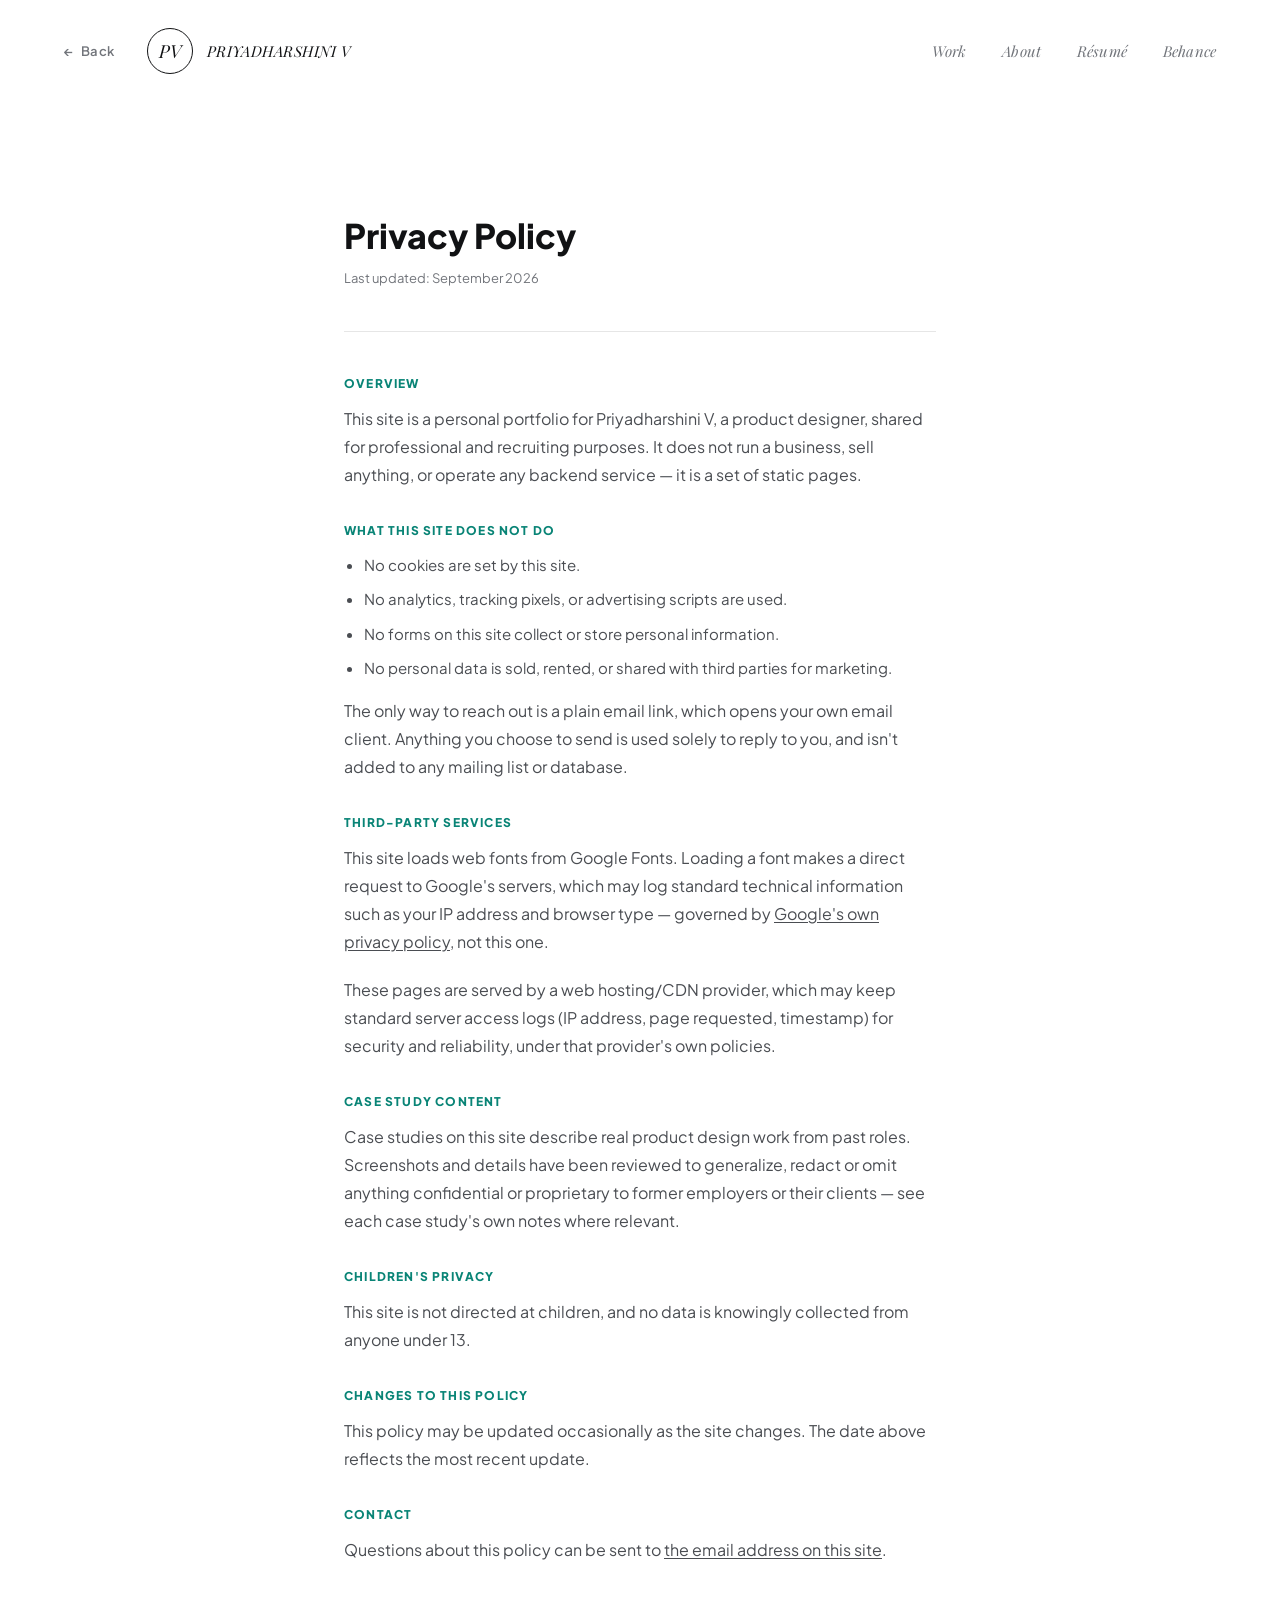
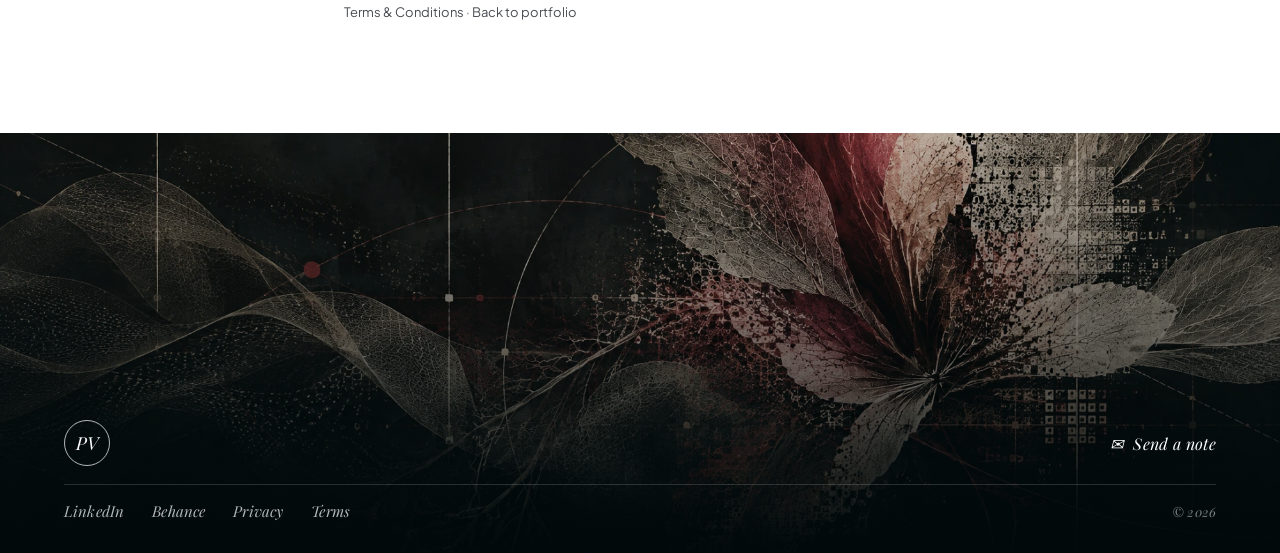
<file: privacy-policy.html>
<!DOCTYPE html>
<html lang="en">
<head>
<meta charset="UTF-8">
<meta name="viewport" content="width=device-width, initial-scale=1.0">
<title>Privacy Policy — Priyadharshini V</title>
<meta name="description" content="Privacy policy for the portfolio site of Priyadharshini V.">
<!-- Favicon -->
<link rel="icon" href="assets/favicon.svg" type="image/svg+xml">
<link rel="icon" href="assets/favicon.ico" sizes="any">
<link rel="apple-touch-icon" href="assets/apple-touch-icon.png">

<!-- Social preview (Open Graph / Twitter). TODO: swap SITE_URL below for the
     real deployed domain once this site has one — social crawlers need an
     absolute URL, a relative path won't resolve for them. -->
<meta property="og:type" content="website">
<meta property="og:title" content="Privacy Policy — Priyadharshini V">
<meta property="og:description" content="Privacy policy for the portfolio site of Priyadharshini V.">
<meta property="og:image" content="https://example.com/assets/og-image.jpg">
<meta property="og:url" content="https://example.com/privacy-policy.html">
<meta name="twitter:card" content="summary_large_image">
<meta name="twitter:title" content="Privacy Policy — Priyadharshini V">
<meta name="twitter:description" content="Privacy policy for the portfolio site of Priyadharshini V.">
<meta name="twitter:image" content="https://example.com/assets/og-image.jpg">
<link rel="stylesheet" href="home.css">
<style>
  .legal-wrap { max-width: 720px; margin: 0 auto; padding: clamp(90px, 12vw, 140px) var(--pad) 100px; }
  .legal-top { margin-bottom: 44px; padding-bottom: 32px; border-bottom: 1px solid var(--line); }
  .legal-title { font-size: clamp(26px, 3.6vw, 34px); font-weight: 800; margin: 0 0 8px; }
  .legal-updated { font-size: 13px; color: var(--ink-mute); }
  .legal-section { margin-bottom: 34px; }
  .legal-section:last-child { margin-bottom: 0; }
  .legal-section-title { font-size: 12px; font-weight: 800; letter-spacing: 0.1em; text-transform: uppercase; color: var(--accent); margin: 0 0 14px; }
  .legal-section ul { margin: 0 0 16px; padding-left: 20px; color: var(--ink-soft); font-size: 15px; line-height: 1.75; }
  .legal-section ul:last-child { margin-bottom: 0; }
  .legal-section li { margin-bottom: 8px; }
  .legal-section a { color: var(--ink-soft); text-decoration: underline; text-underline-offset: 2px; }
  .legal-nav-note { font-size: 13px; color: var(--ink-mute); margin-top: 40px; }
  .legal-nav-note a { color: var(--ink-soft); }
</style>
</head>
<body>

<header class="home-header">
  <div class="brand">
    <a class="home-back" href="index.html">&larr;<span> Back</span></a>
    <span class="brand-mark">PV</span>
    <span class="brand-name">PRIYADHARSHINI V</span>
  </div>
  <nav class="home-nav">
    <a href="index.html">Work</a>
    <a href="about.html">About</a>
    <a href="resume.html">Résumé</a>
    <a href="https://www.behance.net/priyadharshiniv/projects" target="_blank" rel="noopener">Behance</a>
  </nav>
</header>

<main class="legal-wrap">
  <div class="legal-top">
    <h1 class="legal-title">Privacy Policy</h1>
    <p class="legal-updated">Last updated: September 2026</p>
  </div>

  <div class="legal-section">
    <p class="legal-section-title">Overview</p>
    <p class="prose">This site is a personal portfolio for Priyadharshini V, a product designer, shared for professional and recruiting purposes. It does not run a business, sell anything, or operate any backend service — it is a set of static pages.</p>
  </div>

  <div class="legal-section">
    <p class="legal-section-title">What this site does not do</p>
    <ul>
      <li>No cookies are set by this site.</li>
      <li>No analytics, tracking pixels, or advertising scripts are used.</li>
      <li>No forms on this site collect or store personal information.</li>
      <li>No personal data is sold, rented, or shared with third parties for marketing.</li>
    </ul>
    <p class="prose">The only way to reach out is a plain email link, which opens your own email client. Anything you choose to send is used solely to reply to you, and isn't added to any mailing list or database.</p>
  </div>

  <div class="legal-section">
    <p class="legal-section-title">Third-party services</p>
    <p class="prose">This site loads web fonts from Google Fonts. Loading a font makes a direct request to Google's servers, which may log standard technical information such as your IP address and browser type — governed by <a href="https://policies.google.com/privacy" target="_blank" rel="noopener">Google's own privacy policy</a>, not this one.</p>
    <p class="prose">These pages are served by a web hosting/CDN provider, which may keep standard server access logs (IP address, page requested, timestamp) for security and reliability, under that provider's own policies.</p>
  </div>

  <div class="legal-section">
    <p class="legal-section-title">Case study content</p>
    <p class="prose">Case studies on this site describe real product design work from past roles. Screenshots and details have been reviewed to generalize, redact or omit anything confidential or proprietary to former employers or their clients — see each case study's own notes where relevant.</p>
  </div>

  <div class="legal-section">
    <p class="legal-section-title">Children's privacy</p>
    <p class="prose">This site is not directed at children, and no data is knowingly collected from anyone under 13.</p>
  </div>

  <div class="legal-section">
    <p class="legal-section-title">Changes to this policy</p>
    <p class="prose">This policy may be updated occasionally as the site changes. The date above reflects the most recent update.</p>
  </div>

  <div class="legal-section">
    <p class="legal-section-title">Contact</p>
    <p class="prose">Questions about this policy can be sent to <a class="js-email" href="#" data-user="cnZwcml5YWRoYXJzaGluaWk=" data-domain="Z21haWwuY29t">the email address on this site</a>.</p>
  </div>

  <p class="legal-nav-note"><a href="terms.html">Terms &amp; Conditions</a> &middot; <a href="index.html">Back to portfolio</a></p>
</main>

<footer class="home-footer">
  <div class="footer-content">
    <div class="footer-row">
      <span class="footer-mark">PV</span>
      <a class="footer-note js-email" href="#" data-user="cnZwcml5YWRoYXJzaGluaWk=" data-domain="Z21haWwuY29t">
        <span>&#9993;</span> Send a note
      </a>
    </div>
    <div class="footer-row footer-row--bottom">
      <div class="footer-links">
        <a href="https://www.linkedin.com/in/rvpriyadharshini/" target="_blank" rel="noopener">LinkedIn</a>
        <a href="https://www.behance.net/priyadharshiniv/projects" target="_blank" rel="noopener">Behance</a>
        <a href="privacy-policy.html">Privacy</a>
        <a href="terms.html">Terms</a>
      </div>
      <span class="footer-copy">&copy; 2026</span>
    </div>
  </div>
</footer>

<script src="script.js"></script>
</body>
</html>
</file>
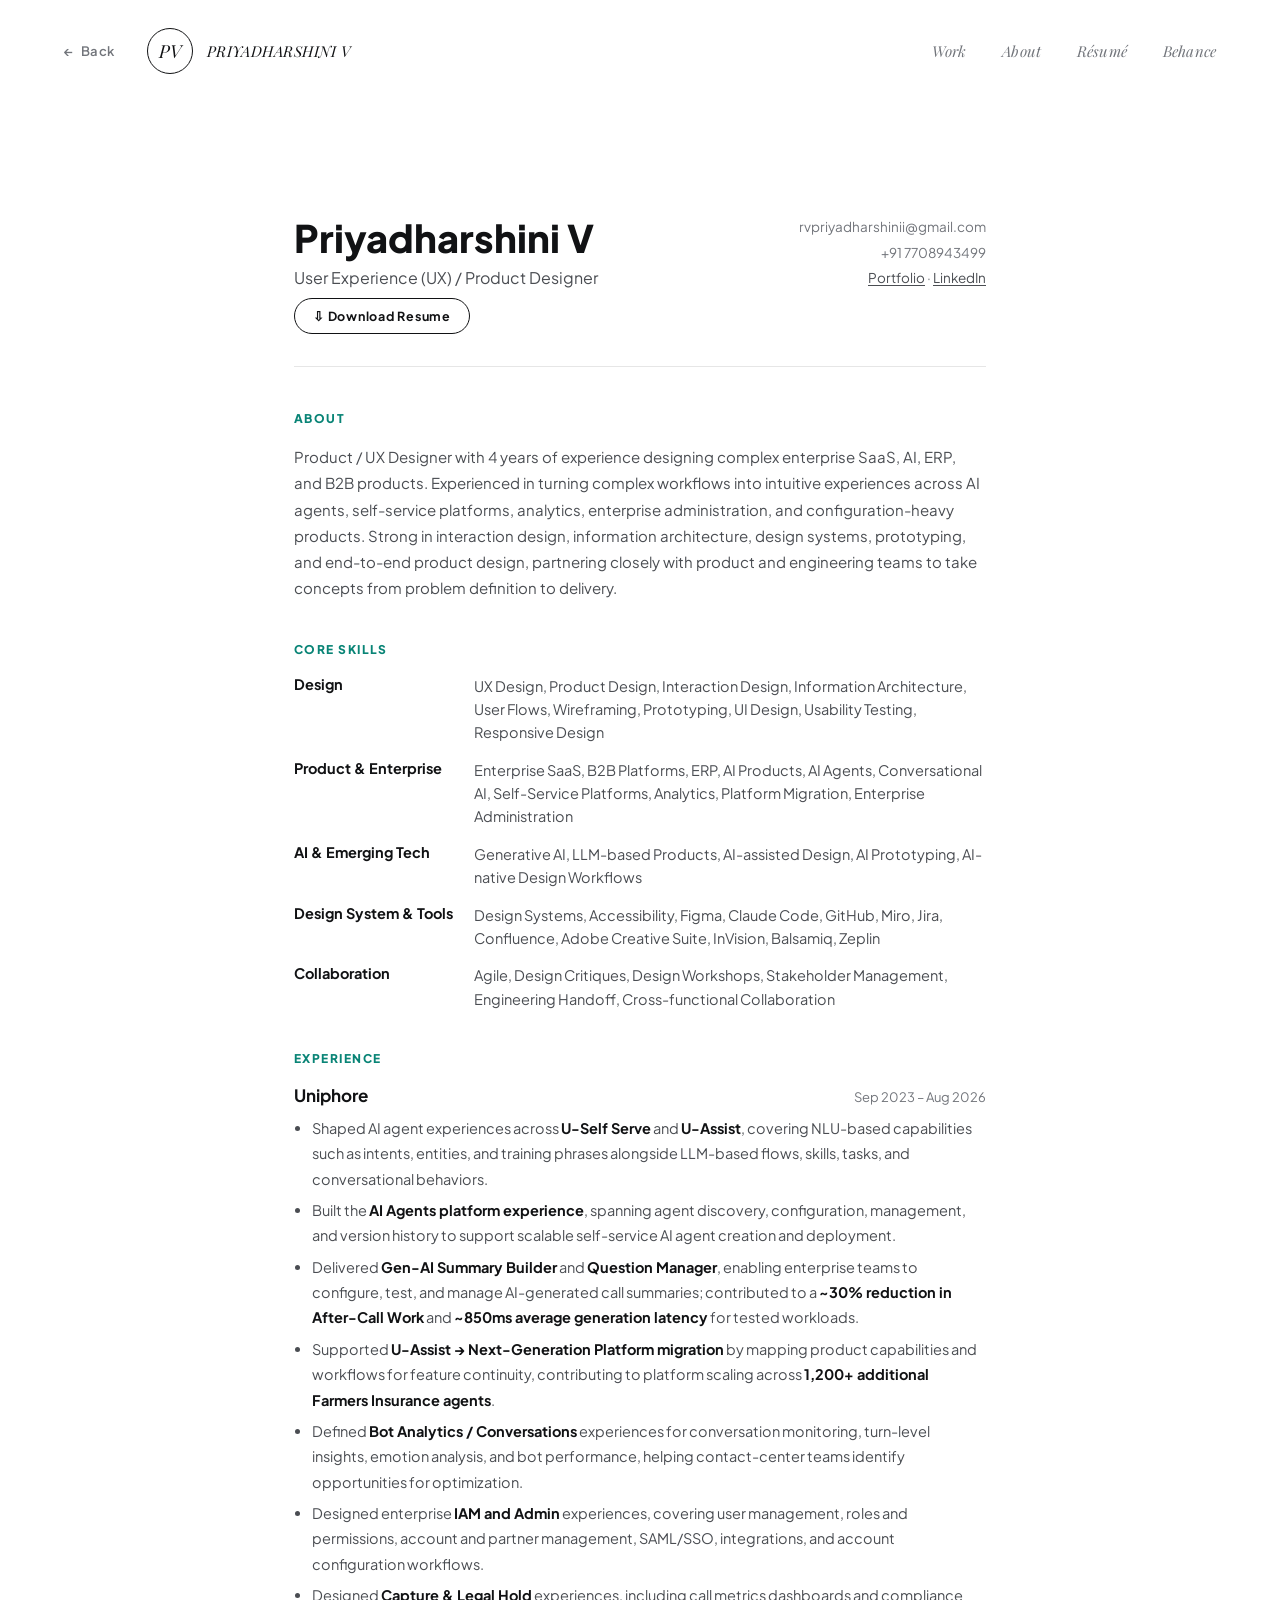
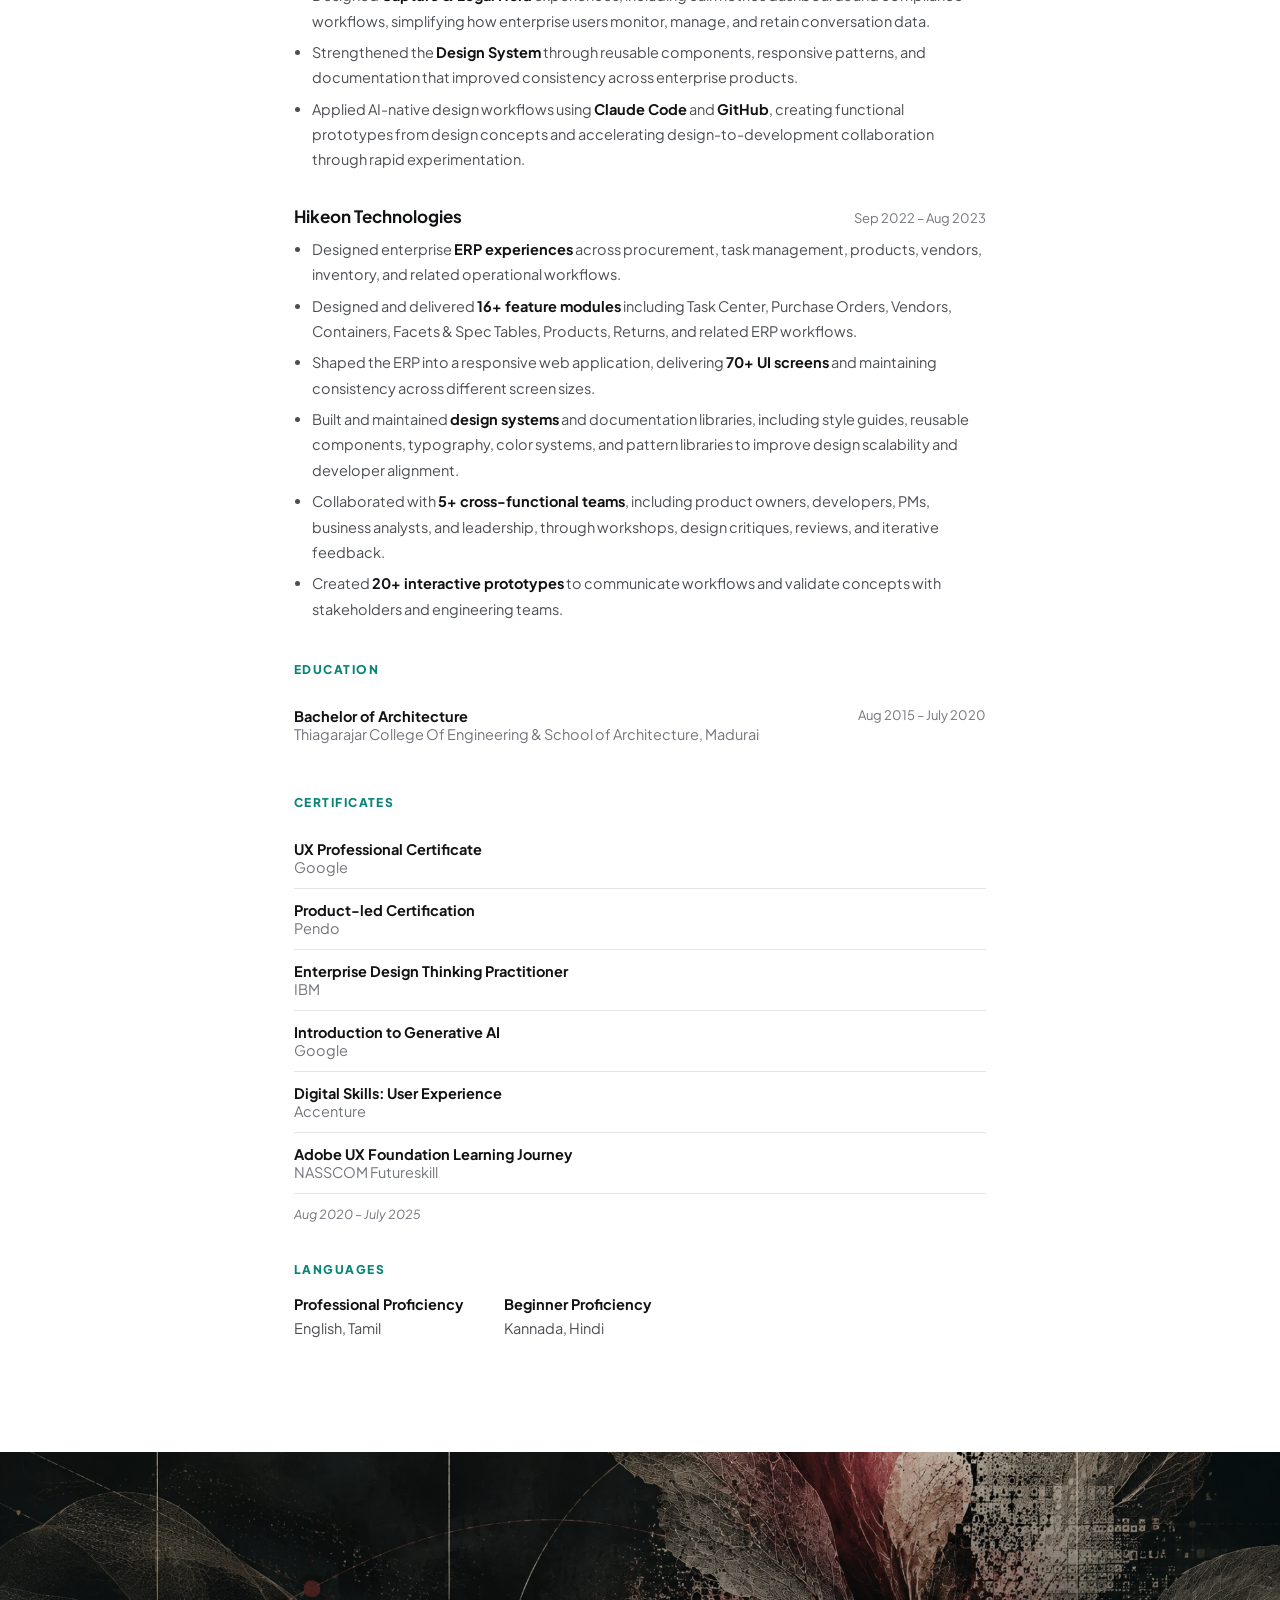
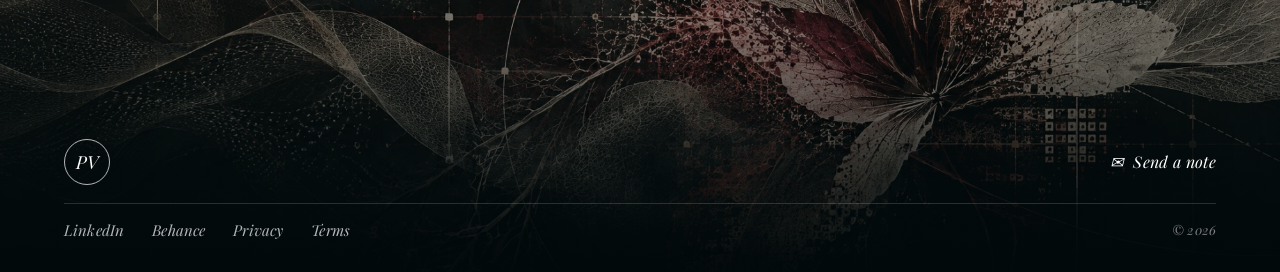
<file: resume.html>
<!DOCTYPE html>
<html lang="en">
<head>
<meta charset="UTF-8">
<meta name="viewport" content="width=device-width, initial-scale=1.0">
<title>Resume — Priyadharshini V</title>
<meta name="description" content="Resume of Priyadharshini V, User Experience / Product Designer.">
<!-- Favicon -->
<link rel="icon" href="assets/favicon.svg" type="image/svg+xml">
<link rel="icon" href="assets/favicon.ico" sizes="any">
<link rel="apple-touch-icon" href="assets/apple-touch-icon.png">

<!-- Social preview (Open Graph / Twitter). TODO: swap SITE_URL below for the
     real deployed domain once this site has one — social crawlers need an
     absolute URL, a relative path won't resolve for them. -->
<meta property="og:type" content="website">
<meta property="og:title" content="Resume — Priyadharshini V">
<meta property="og:description" content="Resume of Priyadharshini V, User Experience / Product Designer.">
<meta property="og:image" content="https://example.com/assets/og-image.jpg">
<meta property="og:url" content="https://example.com/resume.html">
<meta name="twitter:card" content="summary_large_image">
<meta name="twitter:title" content="Resume — Priyadharshini V">
<meta name="twitter:description" content="Resume of Priyadharshini V, User Experience / Product Designer.">
<meta name="twitter:image" content="https://example.com/assets/og-image.jpg">
<link rel="stylesheet" href="home.css">
<style>
  .resume-wrap { max-width: 820px; margin: 0 auto; padding: clamp(90px, 12vw, 140px) var(--pad) 100px; }
  .resume-top { display: flex; align-items: flex-start; justify-content: space-between; gap: 24px; flex-wrap: wrap; margin-bottom: 44px; padding-bottom: 32px; border-bottom: 1px solid var(--line); }
  .resume-name { font-size: clamp(28px, 4vw, 38px); font-weight: 800; margin: 0 0 6px; }
  .resume-title { font-size: 16px; color: var(--ink-soft); margin: 0; }
  .resume-contact { font-size: 13.5px; color: var(--ink-mute); line-height: 1.9; text-align: right; }
  .resume-contact a { color: var(--ink-soft); text-decoration: underline; text-underline-offset: 2px; }
  .resume-download {
    display: inline-flex; align-items: center; gap: 8px;
    font-size: 12.5px; font-weight: 700; letter-spacing: 0.06em;
    border: 1px solid var(--ink); border-radius: 100px;
    padding: 9px 18px; margin-top: 10px;
    transition: background 0.2s ease, color 0.2s ease;
  }
  .resume-download:hover { background: var(--ink); color: #fff; }

  .resume-section { margin-bottom: 40px; }
  .resume-section-title { font-size: 12px; font-weight: 800; letter-spacing: 0.12em; text-transform: uppercase; color: var(--accent); margin: 0 0 18px; }
  .resume-section .prose { font-size: 15px; margin-bottom: 0; }

  .skills-row { display: grid; grid-template-columns: 160px 1fr; gap: 6px 20px; margin-bottom: 12px; font-size: 14.5px; }
  .skills-row dt { font-weight: 700; color: var(--ink); }
  .skills-row dd { margin: 0; color: var(--ink-soft); line-height: 1.6; }
  @media (max-width: 620px) { .skills-row { grid-template-columns: 1fr; gap: 4px; } }

  .job { margin-bottom: 32px; }
  .job:last-child { margin-bottom: 0; }
  .job-head { display: flex; justify-content: space-between; align-items: baseline; gap: 16px; flex-wrap: wrap; margin-bottom: 10px; }
  .job-role { font-size: 17px; font-weight: 700; }
  .job-dates { font-size: 13px; color: var(--ink-mute); white-space: nowrap; }
  .job ul { margin: 0; padding-left: 18px; color: var(--ink-soft); font-size: 14.5px; line-height: 1.75; }
  .job ul li { margin-bottom: 6px; }
  .job ul li:last-child { margin-bottom: 0; }
  .job ul strong { color: var(--ink); }

  .edu-row, .cert-row { display: flex; justify-content: space-between; gap: 16px; flex-wrap: wrap; padding: 12px 0; border-bottom: 1px solid var(--line); font-size: 14.5px; }
  .edu-row:last-child, .cert-row:last-child { border-bottom: none; }
  .edu-title, .cert-title { font-weight: 700; }
  .edu-sub, .cert-sub { color: var(--ink-mute); }
  .edu-date, .cert-date { color: var(--ink-mute); font-size: 13px; white-space: nowrap; }

  .lang-grid { display: flex; gap: 40px; flex-wrap: wrap; font-size: 14.5px; }
  .lang-grid dt { font-weight: 700; margin-bottom: 6px; }
  .lang-grid dd { margin: 0; color: var(--ink-soft); }
</style>
</head>
<body>

<header class="home-header">
  <div class="brand">
    <a class="home-back" href="index.html">&larr;<span> Back</span></a>
    <span class="brand-mark">PV</span>
    <span class="brand-name">PRIYADHARSHINI V</span>
  </div>
  <nav class="home-nav">
    <a href="index.html">Work</a>
    <a href="about.html">About</a>
    <a href="resume.html">Résumé</a>
    <a href="https://www.behance.net/priyadharshiniv/projects" target="_blank" rel="noopener">Behance</a>
  </nav>
</header>

<main class="resume-wrap">
  <div class="resume-top">
    <div>
      <p class="resume-name">Priyadharshini V</p>
      <p class="resume-title">User Experience (UX) / Product Designer</p>
      <a class="resume-download" href="assets/Priyadharshini_UX_Designer.pdf" download>&#8681; Download Resume</a>
    </div>
    <div class="resume-contact">
      rvpriyadharshinii@gmail.com<br>
      +91 7708943499<br>
      <a href="index.html">Portfolio</a> &middot; <a href="https://www.linkedin.com/in/rvpriyadharshini/" target="_blank" rel="noopener">LinkedIn</a>
    </div>
  </div>

  <section class="resume-section">
    <p class="resume-section-title">About</p>
    <p class="prose">Product / UX Designer with 4 years of experience designing complex enterprise SaaS, AI, ERP, and B2B products. Experienced in turning complex workflows into intuitive experiences across AI agents, self-service platforms, analytics, enterprise administration, and configuration-heavy products. Strong in interaction design, information architecture, design systems, prototyping, and end-to-end product design, partnering closely with product and engineering teams to take concepts from problem definition to delivery.</p>
  </section>

  <section class="resume-section">
    <p class="resume-section-title">Core Skills</p>
    <dl class="skills-row">
      <dt>Design</dt>
      <dd>UX Design, Product Design, Interaction Design, Information Architecture, User Flows, Wireframing, Prototyping, UI Design, Usability Testing, Responsive Design</dd>
    </dl>
    <dl class="skills-row">
      <dt>Product &amp; Enterprise</dt>
      <dd>Enterprise SaaS, B2B Platforms, ERP, AI Products, AI Agents, Conversational AI, Self-Service Platforms, Analytics, Platform Migration, Enterprise Administration</dd>
    </dl>
    <dl class="skills-row">
      <dt>AI &amp; Emerging Tech</dt>
      <dd>Generative AI, LLM-based Products, AI-assisted Design, AI Prototyping, AI-native Design Workflows</dd>
    </dl>
    <dl class="skills-row">
      <dt>Design System &amp; Tools</dt>
      <dd>Design Systems, Accessibility, Figma, Claude Code, GitHub, Miro, Jira, Confluence, Adobe Creative Suite, InVision, Balsamiq, Zeplin</dd>
    </dl>
    <dl class="skills-row">
      <dt>Collaboration</dt>
      <dd>Agile, Design Critiques, Design Workshops, Stakeholder Management, Engineering Handoff, Cross-functional Collaboration</dd>
    </dl>
  </section>

  <section class="resume-section">
    <p class="resume-section-title">Experience</p>

    <div class="job">
      <div class="job-head">
        <span class="job-role">Uniphore</span>
        <span class="job-dates">Sep 2023 &ndash; Aug 2026</span>
      </div>
      <ul>
        <li>Shaped AI agent experiences across <strong>U-Self Serve</strong> and <strong>U-Assist</strong>, covering NLU-based capabilities such as intents, entities, and training phrases alongside LLM-based flows, skills, tasks, and conversational behaviors.</li>
        <li>Built the <strong>AI Agents platform experience</strong>, spanning agent discovery, configuration, management, and version history to support scalable self-service AI agent creation and deployment.</li>
        <li>Delivered <strong>Gen-AI Summary Builder</strong> and <strong>Question Manager</strong>, enabling enterprise teams to configure, test, and manage AI-generated call summaries; contributed to a <strong>~30% reduction in After-Call Work</strong> and <strong>~850ms average generation latency</strong> for tested workloads.</li>
        <li>Supported <strong>U-Assist &rarr; Next-Generation Platform migration</strong> by mapping product capabilities and workflows for feature continuity, contributing to platform scaling across <strong>1,200+ additional Farmers Insurance agents</strong>.</li>
        <li>Defined <strong>Bot Analytics / Conversations</strong> experiences for conversation monitoring, turn-level insights, emotion analysis, and bot performance, helping contact-center teams identify opportunities for optimization.</li>
        <li>Designed enterprise <strong>IAM and Admin</strong> experiences, covering user management, roles and permissions, account and partner management, SAML/SSO, integrations, and account configuration workflows.</li>
        <li>Designed <strong>Capture &amp; Legal Hold</strong> experiences, including call metrics dashboards and compliance workflows, simplifying how enterprise users monitor, manage, and retain conversation data.</li>
        <li>Strengthened the <strong>Design System</strong> through reusable components, responsive patterns, and documentation that improved consistency across enterprise products.</li>
        <li>Applied AI-native design workflows using <strong>Claude Code</strong> and <strong>GitHub</strong>, creating functional prototypes from design concepts and accelerating design-to-development collaboration through rapid experimentation.</li>
      </ul>
    </div>

    <div class="job">
      <div class="job-head">
        <span class="job-role">Hikeon Technologies</span>
        <span class="job-dates">Sep 2022 &ndash; Aug 2023</span>
      </div>
      <ul>
        <li>Designed enterprise <strong>ERP experiences</strong> across procurement, task management, products, vendors, inventory, and related operational workflows.</li>
        <li>Designed and delivered <strong>16+ feature modules</strong> including Task Center, Purchase Orders, Vendors, Containers, Facets &amp; Spec Tables, Products, Returns, and related ERP workflows.</li>
        <li>Shaped the ERP into a responsive web application, delivering <strong>70+ UI screens</strong> and maintaining consistency across different screen sizes.</li>
        <li>Built and maintained <strong>design systems</strong> and documentation libraries, including style guides, reusable components, typography, color systems, and pattern libraries to improve design scalability and developer alignment.</li>
        <li>Collaborated with <strong>5+ cross-functional teams</strong>, including product owners, developers, PMs, business analysts, and leadership, through workshops, design critiques, reviews, and iterative feedback.</li>
        <li>Created <strong>20+ interactive prototypes</strong> to communicate workflows and validate concepts with stakeholders and engineering teams.</li>
      </ul>
    </div>
  </section>

  <section class="resume-section">
    <p class="resume-section-title">Education</p>
    <div class="edu-row">
      <div>
        <div class="edu-title">Bachelor of Architecture</div>
        <div class="edu-sub">Thiagarajar College Of Engineering &amp; School of Architecture, Madurai</div>
      </div>
      <div class="edu-date">Aug 2015 &ndash; July 2020</div>
    </div>
  </section>

  <section class="resume-section">
    <p class="resume-section-title">Certificates</p>
    <div class="cert-row">
      <div>
        <div class="cert-title">UX Professional Certificate</div>
        <div class="cert-sub">Google</div>
      </div>
    </div>
    <div class="cert-row">
      <div>
        <div class="cert-title">Product-led Certification</div>
        <div class="cert-sub">Pendo</div>
      </div>
    </div>
    <div class="cert-row">
      <div>
        <div class="cert-title">Enterprise Design Thinking Practitioner</div>
        <div class="cert-sub">IBM</div>
      </div>
    </div>
    <div class="cert-row">
      <div>
        <div class="cert-title">Introduction to Generative AI</div>
        <div class="cert-sub">Google</div>
      </div>
    </div>
    <div class="cert-row">
      <div>
        <div class="cert-title">Digital Skills: User Experience</div>
        <div class="cert-sub">Accenture</div>
      </div>
    </div>
    <div class="cert-row">
      <div>
        <div class="cert-title">Adobe UX Foundation Learning Journey</div>
        <div class="cert-sub">NASSCOM Futureskill</div>
      </div>
    </div>
    <p style="margin-top:12px;font-size:12.5px;font-style:italic;color:var(--ink-mute);">Aug 2020 &ndash; July 2025</p>
  </section>

  <section class="resume-section" style="margin-bottom:0;">
    <p class="resume-section-title">Languages</p>
    <dl class="lang-grid">
      <div>
        <dt>Professional Proficiency</dt>
        <dd>English, Tamil</dd>
      </div>
      <div>
        <dt>Beginner Proficiency</dt>
        <dd>Kannada, Hindi</dd>
      </div>
    </dl>
  </section>
</main>

<footer class="home-footer">
  <div class="footer-content">
    <div class="footer-row">
      <span class="footer-mark">PV</span>
      <a class="footer-note js-email" href="#" data-user="cnZwcml5YWRoYXJzaGluaWk=" data-domain="Z21haWwuY29t">
        <span>&#9993;</span> Send a note
      </a>
    </div>
    <div class="footer-row footer-row--bottom">
      <div class="footer-links">
        <a href="https://www.linkedin.com/in/rvpriyadharshini/" target="_blank" rel="noopener">LinkedIn</a>
        <a href="https://www.behance.net/priyadharshiniv/projects" target="_blank" rel="noopener">Behance</a>
        <a href="privacy-policy.html">Privacy</a>
        <a href="terms.html">Terms</a>
      </div>
      <span class="footer-copy">&copy; 2026</span>
    </div>
  </div>
</footer>

<script src="script.js"></script>
</body>
</html>
</file>
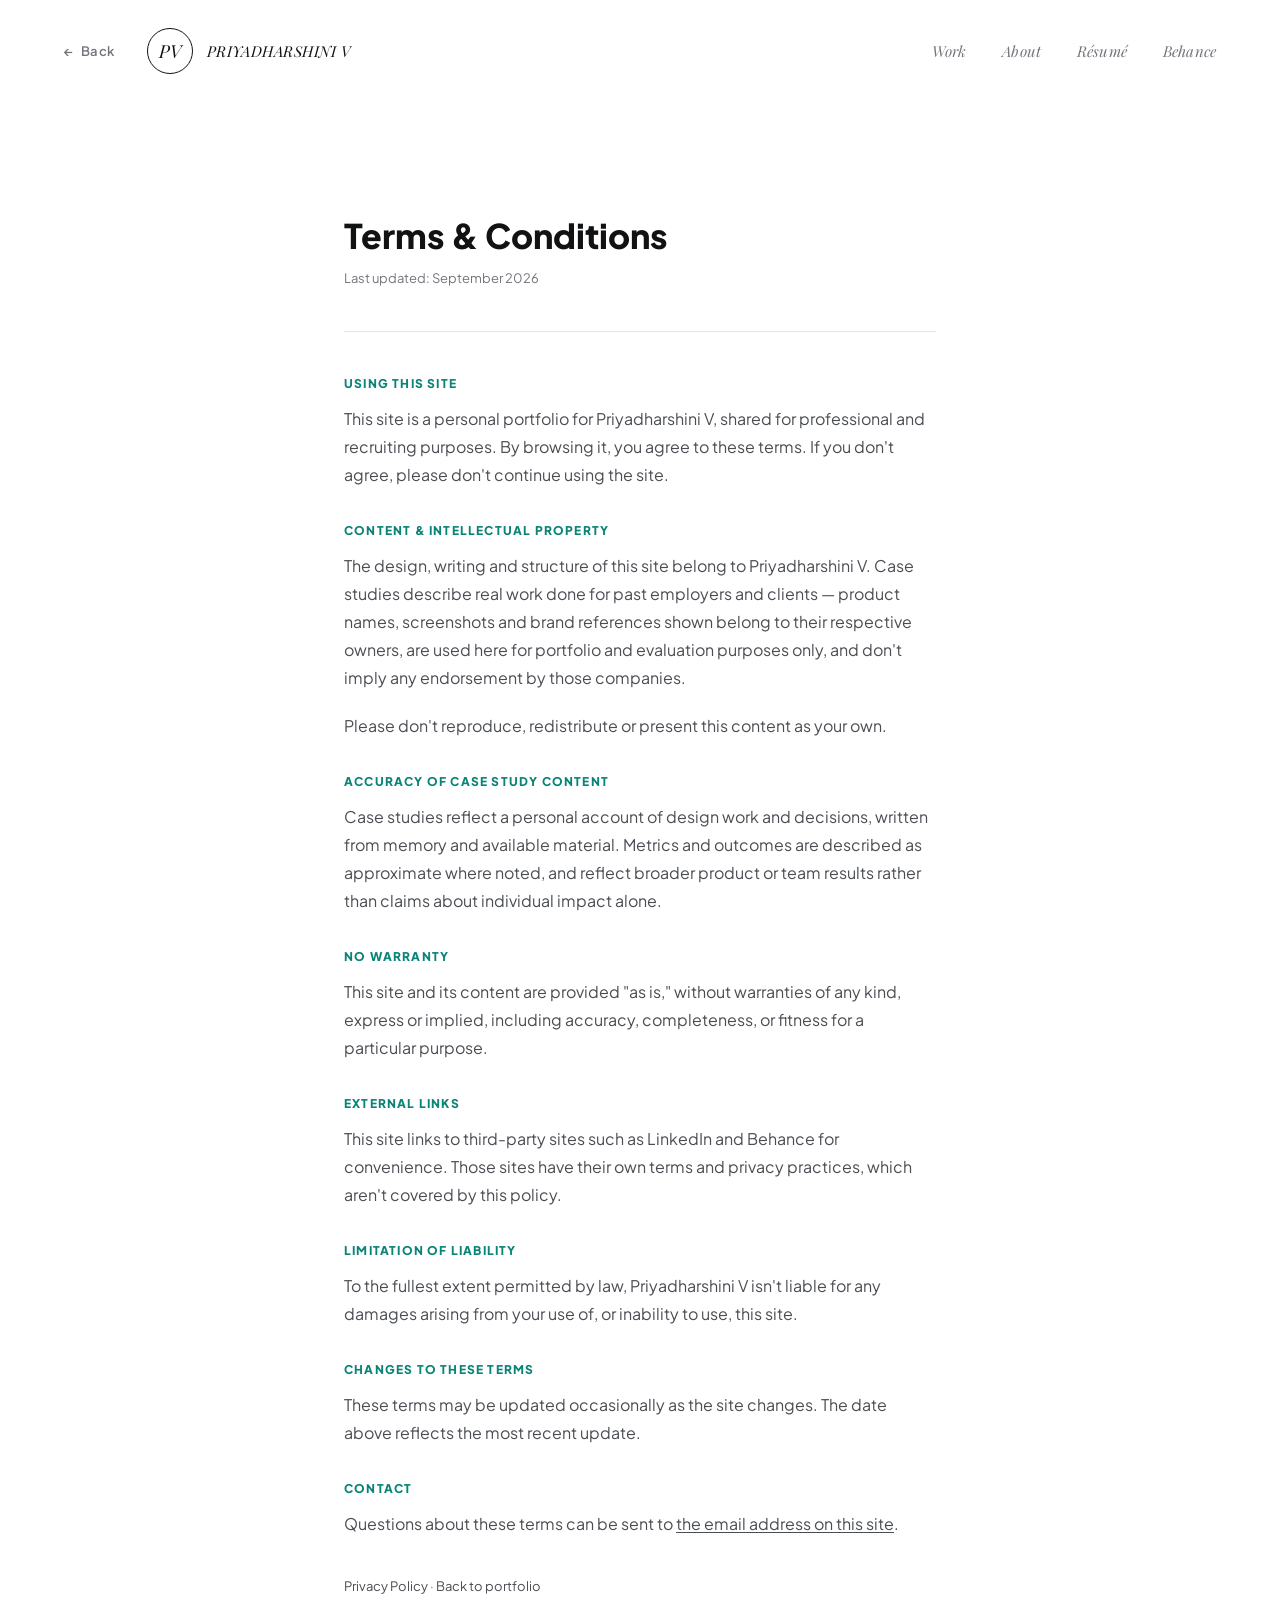
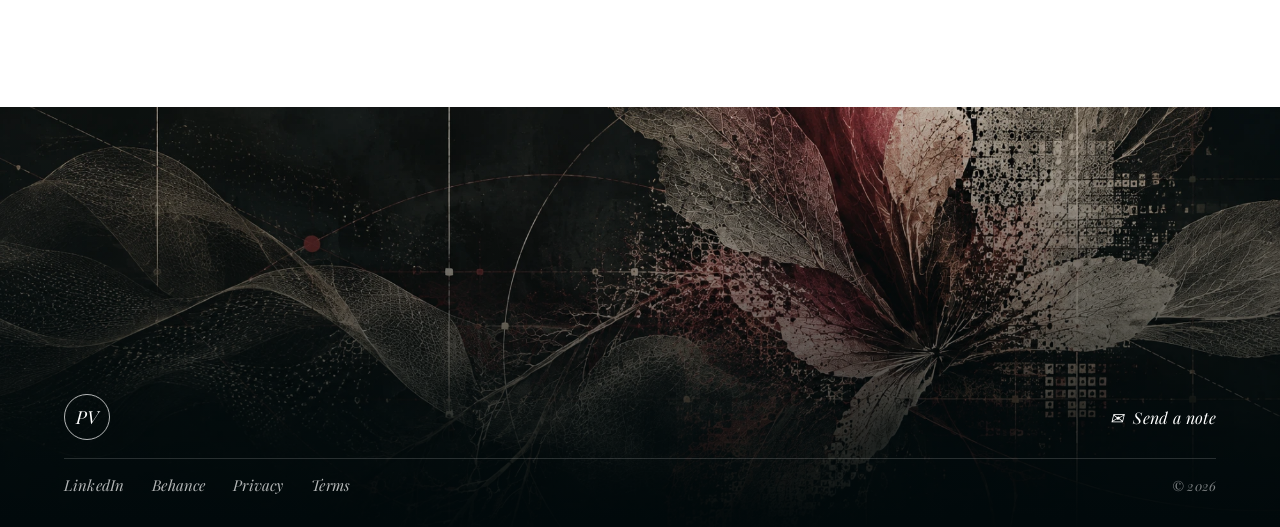
<file: terms.html>
<!DOCTYPE html>
<html lang="en">
<head>
<meta charset="UTF-8">
<meta name="viewport" content="width=device-width, initial-scale=1.0">
<title>Terms &amp; Conditions — Priyadharshini V</title>
<meta name="description" content="Terms and conditions for the portfolio site of Priyadharshini V.">
<!-- Favicon -->
<link rel="icon" href="assets/favicon.svg" type="image/svg+xml">
<link rel="icon" href="assets/favicon.ico" sizes="any">
<link rel="apple-touch-icon" href="assets/apple-touch-icon.png">

<!-- Social preview (Open Graph / Twitter). TODO: swap SITE_URL below for the
     real deployed domain once this site has one — social crawlers need an
     absolute URL, a relative path won't resolve for them. -->
<meta property="og:type" content="website">
<meta property="og:title" content="Terms &amp; Conditions — Priyadharshini V">
<meta property="og:description" content="Terms and conditions for the portfolio site of Priyadharshini V.">
<meta property="og:image" content="https://example.com/assets/og-image.jpg">
<meta property="og:url" content="https://example.com/terms.html">
<meta name="twitter:card" content="summary_large_image">
<meta name="twitter:title" content="Terms &amp; Conditions — Priyadharshini V">
<meta name="twitter:description" content="Terms and conditions for the portfolio site of Priyadharshini V.">
<meta name="twitter:image" content="https://example.com/assets/og-image.jpg">
<link rel="stylesheet" href="home.css">
<style>
  .legal-wrap { max-width: 720px; margin: 0 auto; padding: clamp(90px, 12vw, 140px) var(--pad) 100px; }
  .legal-top { margin-bottom: 44px; padding-bottom: 32px; border-bottom: 1px solid var(--line); }
  .legal-title { font-size: clamp(26px, 3.6vw, 34px); font-weight: 800; margin: 0 0 8px; }
  .legal-updated { font-size: 13px; color: var(--ink-mute); }
  .legal-section { margin-bottom: 34px; }
  .legal-section:last-child { margin-bottom: 0; }
  .legal-section-title { font-size: 12px; font-weight: 800; letter-spacing: 0.1em; text-transform: uppercase; color: var(--accent); margin: 0 0 14px; }
  .legal-section ul { margin: 0 0 16px; padding-left: 20px; color: var(--ink-soft); font-size: 15px; line-height: 1.75; }
  .legal-section ul:last-child { margin-bottom: 0; }
  .legal-section li { margin-bottom: 8px; }
  .legal-section a { color: var(--ink-soft); text-decoration: underline; text-underline-offset: 2px; }
  .legal-nav-note { font-size: 13px; color: var(--ink-mute); margin-top: 40px; }
  .legal-nav-note a { color: var(--ink-soft); }
</style>
</head>
<body>

<header class="home-header">
  <div class="brand">
    <a class="home-back" href="index.html">&larr;<span> Back</span></a>
    <span class="brand-mark">PV</span>
    <span class="brand-name">PRIYADHARSHINI V</span>
  </div>
  <nav class="home-nav">
    <a href="index.html">Work</a>
    <a href="about.html">About</a>
    <a href="resume.html">Résumé</a>
    <a href="https://www.behance.net/priyadharshiniv/projects" target="_blank" rel="noopener">Behance</a>
  </nav>
</header>

<main class="legal-wrap">
  <div class="legal-top">
    <h1 class="legal-title">Terms &amp; Conditions</h1>
    <p class="legal-updated">Last updated: September 2026</p>
  </div>

  <div class="legal-section">
    <p class="legal-section-title">Using this site</p>
    <p class="prose">This site is a personal portfolio for Priyadharshini V, shared for professional and recruiting purposes. By browsing it, you agree to these terms. If you don't agree, please don't continue using the site.</p>
  </div>

  <div class="legal-section">
    <p class="legal-section-title">Content &amp; intellectual property</p>
    <p class="prose">The design, writing and structure of this site belong to Priyadharshini V. Case studies describe real work done for past employers and clients — product names, screenshots and brand references shown belong to their respective owners, are used here for portfolio and evaluation purposes only, and don't imply any endorsement by those companies.</p>
    <p class="prose">Please don't reproduce, redistribute or present this content as your own.</p>
  </div>

  <div class="legal-section">
    <p class="legal-section-title">Accuracy of case study content</p>
    <p class="prose">Case studies reflect a personal account of design work and decisions, written from memory and available material. Metrics and outcomes are described as approximate where noted, and reflect broader product or team results rather than claims about individual impact alone.</p>
  </div>

  <div class="legal-section">
    <p class="legal-section-title">No warranty</p>
    <p class="prose">This site and its content are provided "as is," without warranties of any kind, express or implied, including accuracy, completeness, or fitness for a particular purpose.</p>
  </div>

  <div class="legal-section">
    <p class="legal-section-title">External links</p>
    <p class="prose">This site links to third-party sites such as LinkedIn and Behance for convenience. Those sites have their own terms and privacy practices, which aren't covered by this policy.</p>
  </div>

  <div class="legal-section">
    <p class="legal-section-title">Limitation of liability</p>
    <p class="prose">To the fullest extent permitted by law, Priyadharshini V isn't liable for any damages arising from your use of, or inability to use, this site.</p>
  </div>

  <div class="legal-section">
    <p class="legal-section-title">Changes to these terms</p>
    <p class="prose">These terms may be updated occasionally as the site changes. The date above reflects the most recent update.</p>
  </div>

  <div class="legal-section">
    <p class="legal-section-title">Contact</p>
    <p class="prose">Questions about these terms can be sent to <a class="js-email" href="#" data-user="cnZwcml5YWRoYXJzaGluaWk=" data-domain="Z21haWwuY29t">the email address on this site</a>.</p>
  </div>

  <p class="legal-nav-note"><a href="privacy-policy.html">Privacy Policy</a> &middot; <a href="index.html">Back to portfolio</a></p>
</main>

<footer class="home-footer">
  <div class="footer-content">
    <div class="footer-row">
      <span class="footer-mark">PV</span>
      <a class="footer-note js-email" href="#" data-user="cnZwcml5YWRoYXJzaGluaWk=" data-domain="Z21haWwuY29t">
        <span>&#9993;</span> Send a note
      </a>
    </div>
    <div class="footer-row footer-row--bottom">
      <div class="footer-links">
        <a href="https://www.linkedin.com/in/rvpriyadharshini/" target="_blank" rel="noopener">LinkedIn</a>
        <a href="https://www.behance.net/priyadharshiniv/projects" target="_blank" rel="noopener">Behance</a>
        <a href="privacy-policy.html">Privacy</a>
        <a href="terms.html">Terms</a>
      </div>
      <span class="footer-copy">&copy; 2026</span>
    </div>
  </div>
</footer>

<script src="script.js"></script>
</body>
</html>
</file>
<file: home.css>
@import url('https://fonts.googleapis.com/css2?family=Plus+Jakarta+Sans:wght@400;500;600;700;800&family=Playfair+Display:ital@1&family=Archivo+Black&family=Fraunces:ital,wght@0,500;0,600;0,700;1,500&family=Space+Mono:wght@400;700&family=Instrument+Serif:ital@1&family=Instrument+Sans:wght@400;500;600;700&family=Space+Grotesk:wght@500;700&display=swap');

:root {
  --ink: #111214;
  --ink-soft: #4a4d52;
  --ink-mute: #72757b;
  --line: #e6e6e6;
  --paper: #ffffff;
  --accent: #098476;
  --font: 'Plus Jakarta Sans', -apple-system, BlinkMacSystemFont, 'Segoe UI', sans-serif;
  --serif: 'Playfair Display', Georgia, serif;
  --maxw: 1280px;
  --pad: clamp(20px, 5vw, 64px);
}

* { box-sizing: border-box; }

body {
  margin: 0;
  font-family: var(--font);
  background: var(--paper);
  color: var(--ink);
  -webkit-font-smoothing: antialiased;
}

a { color: inherit; text-decoration: none; }
img { max-width: 100%; display: block; }

.wrap {
  max-width: var(--maxw);
  margin: 0 auto;
  padding-left: var(--pad);
  padding-right: var(--pad);
}

/* Header */

.home-header {
  display: flex;
  align-items: center;
  justify-content: space-between;
  padding: 28px var(--pad) 0;
}

.brand {
  display: flex;
  align-items: center;
  gap: 14px;
}

.home-back {
  display: flex;
  align-items: center;
  gap: 6px;
  font-size: 13px;
  font-weight: 600;
  letter-spacing: 0.04em;
  color: var(--ink-mute);
  margin-right: 18px;
  border-bottom: 1px solid transparent;
}
.home-back:hover { color: var(--ink); border-bottom-color: var(--ink); }

.brand-mark {
  width: 46px; height: 46px;
  border-radius: 50%;
  border: 1.5px solid var(--ink);
  display: flex; align-items: center; justify-content: center;
  font-family: var(--serif);
  font-style: italic;
  font-size: 18px;
  flex: 0 0 auto;
}

.brand-name {
  font-family: var(--serif);
  font-style: italic;
  font-size: 15px;
  font-weight: 400;
  letter-spacing: 0.03em;
}

.home-nav {
  display: flex;
  gap: 36px;
}

.home-nav a {
  font-family: var(--serif);
  font-style: italic;
  font-size: 15px;
  font-weight: 400;
  letter-spacing: 0.01em;
  color: var(--ink-mute);
  transition: color 0.2s ease;
}
.home-nav a:hover { color: var(--ink); }

@media (max-width: 620px) {
  .home-nav { gap: 14px; }
  .brand-name { display: none; }
  .home-back { margin-right: 10px; }
  .home-back span { display: none; }
}

/* Hero / intro */

.hero-intro {
  padding: clamp(60px, 10vw, 130px) var(--pad) clamp(50px, 7vw, 90px);
}

.hero-grid {
  display: grid;
  grid-template-columns: 1.3fr 0.9fr;
  gap: clamp(32px, 6vw, 80px);
  align-items: center;
}

.hero-lede {
  font-size: clamp(20px, 2.4vw, 28px);
  font-weight: 500;
  line-height: 1.4;
  margin: 0 0 26px;
}

.hero-body {
  font-size: clamp(15px, 1.4vw, 17px);
  line-height: 1.7;
  color: var(--ink-soft);
  max-width: 620px;
}

.hero-body a {
  text-decoration: underline;
  text-underline-offset: 3px;
  color: var(--ink);
}

.hero-body strong { color: var(--ink); font-weight: 700; }

.hero-photo {
  aspect-ratio: 1/1;
  max-width: 420px;
  margin-left: auto;
  border-radius: 50%;
  overflow: hidden;
  background: #f4f4f4;
  display: flex;
  align-items: center;
  justify-content: center;
}
.hero-photo img { width: 100%; height: 100%; object-fit: cover; }

.hero-grid--about {
  grid-template-columns: 1.5fr 0.6fr;
  align-items: start;
}
.hero-photo--small {
  max-width: 290px;
  margin-top: 6px;
}

@media (max-width: 820px) {
  .hero-grid { grid-template-columns: 1fr; }
  .hero-photo { max-width: 320px; margin: 0 auto; }
  .hero-grid--about { display: flex; flex-direction: column-reverse; gap: 32px; }
  .hero-photo--small { max-width: 180px; margin: 0 auto; }
}

/* Sidebar illustration — a real hand-drawn-style portrait the user
   generated and supplied, sitting above the status chip/link at the
   foot of the identity sidebar (replaces the empty space left by the
   removed vinyl illustration). */
.sidebar-illustration {
  width: 100%;
  max-width: 190px;
  border-radius: 20px;
  margin: 0 auto 20px;
  box-shadow: 0 16px 40px rgba(0,0,0,0.12);
}

/* Status chip + elsewhere link — sits at the foot of the identity
   sidebar (see .split-right-bottom in the split-layout rules further
   down). A real, always-visible signal instead of a decorative
   illustration, and a plain link instead of a hover-only reveal that
   never worked on touch devices. */
.status-chip {
  display: inline-flex;
  align-items: center;
  gap: 9px;
  font-family: 'Courier New', ui-monospace, monospace;
  font-size: 12px;
  letter-spacing: 0.02em;
  color: var(--ink-soft);
  border: 1px solid var(--line);
  border-radius: 100px;
  padding: 9px 18px;
}
.status-dot {
  width: 7px; height: 7px;
  border-radius: 50%;
  background: var(--accent);
  flex: 0 0 auto;
  animation: status-pulse 2.2s ease-in-out infinite;
}
@keyframes status-pulse {
  0%, 100% { box-shadow: 0 0 0 0 rgba(10,140,125,0.35); }
  50% { box-shadow: 0 0 0 5px rgba(10,140,125,0); }
}
.elsewhere-link {
  display: inline-flex;
  align-items: center;
  gap: 6px;
  font-size: 13px;
  font-weight: 700;
  color: var(--ink);
  margin-top: 16px;
  padding-bottom: 2px;
  border-bottom: 1px solid var(--ink);
  transition: color 0.2s ease, border-color 0.2s ease, gap 0.2s ease;
}
.elsewhere-link:hover { color: var(--accent); border-color: var(--accent); gap: 10px; }

/* Deliberately quiet — legal links belong somewhere a visitor can find
   them if they look, not somewhere they land on by accident. */
.legal-footnote {
  margin-top: 18px;
  font-size: 11px;
  color: var(--ink-mute);
}
.legal-footnote a { color: var(--ink-mute); text-decoration: none; }
.legal-footnote a:hover { color: var(--ink-soft); text-decoration: underline; }

/* About detail */

.about-detail {
  padding: 0 var(--pad) clamp(56px, 7vw, 96px);
}

.about-inner {
  max-width: 700px;
}

.about-heading {
  font-size: clamp(22px, 2.6vw, 28px);
  font-weight: 800;
  margin: 0 0 12px;
}

.about-lede {
  font-size: clamp(17px, 1.8vw, 20px);
  font-weight: 500;
  color: var(--ink);
  line-height: 1.5;
  margin: 0 0 28px;
}

.prose {
  font-size: 16px;
  line-height: 1.75;
  color: var(--ink-soft);
  margin: 0 0 20px;
}
.prose:last-child { margin-bottom: 0; }
.prose strong { color: var(--ink); font-weight: 700; }
.prose em { color: var(--ink); }

/* Timeline */

.timeline {
  padding: 0 var(--pad) clamp(60px, 8vw, 110px);
}

.timeline-row {
  display: grid;
  grid-template-columns: repeat(4, 1fr);
  gap: 24px;
  border-top: 1px solid var(--line);
  padding-top: 32px;
}

.timeline-item { min-width: 0; }

.timeline-year {
  font-size: 13px;
  color: var(--ink-mute);
  margin-bottom: 10px;
}

.timeline-title-row {
  display: flex;
  align-items: center;
  gap: 12px;
  margin-bottom: 14px;
}

.timeline-title {
  font-size: 15px;
  font-weight: 800;
  letter-spacing: 0.02em;
  white-space: nowrap;
}

.timeline-rule {
  height: 1px;
  background: var(--ink);
  flex: 1;
  opacity: 0.25;
}

.timeline-desc {
  font-size: 14px;
  font-style: italic;
  color: var(--ink-soft);
  line-height: 1.5;
}

@media (max-width: 900px) {
  .timeline-row { grid-template-columns: 1fr 1fr; row-gap: 36px; }
}
@media (max-width: 540px) {
  .timeline-row { grid-template-columns: 1fr; }
}

/* Projects */

.projects {
  padding: clamp(40px, 6vw, 70px) var(--pad) clamp(70px, 9vw, 120px);
}

.projects-head {
  display: flex;
  align-items: baseline;
  gap: 28px;
  margin-bottom: clamp(36px, 5vw, 56px);
}

.projects-title {
  font-family: var(--serif);
  font-style: italic;
  font-size: clamp(34px, 5vw, 52px);
  font-weight: 400;
  margin: 0;
  white-space: nowrap;
}

.projects-rule {
  height: 1px;
  background: var(--line);
  flex: 1;
}

.projects-grid {
  display: grid;
  grid-template-columns: repeat(2, 1fr);
  gap: 48px 40px;
}

@media (max-width: 820px) {
  .projects-grid { grid-template-columns: 1fr; }
}

.project-card {
  display: block;
  background: #F5F5F8;
  border-radius: 22px;
  padding: clamp(20px, 2.4vw, 28px);
  transition: box-shadow 0.35s ease, transform 0.35s ease, background 0.35s ease;
}
.project-card:hover {
  background: #EFEEF6;
  box-shadow: 0 24px 60px rgba(20,20,30,0.09);
  transform: translateY(-3px);
}

.project-tags {
  display: flex;
  flex-wrap: wrap;
  gap: 8px;
  margin-bottom: 18px;
}
.project-tags span {
  font-size: 12px;
  font-weight: 600;
  letter-spacing: 0.01em;
  color: var(--ink-soft);
  background: rgba(8,25,28,0.06);
  border-radius: 100px;
  padding: 6px 14px;
}

.project-thumb {
  aspect-ratio: 16/11;
  max-width: 78%;
  margin: 0 auto 22px;
  border-radius: 12px;
  overflow: hidden;
  background: #fff;
  box-shadow: 0 14px 34px rgba(20,20,30,0.12);
}
.project-thumb img { width: 100%; height: 100%; object-fit: cover; transition: transform 0.5s ease; }
.project-card:hover .project-thumb img { transform: scale(1.035); }

.project-title {
  font-size: 18.5px;
  font-weight: 700;
  margin-bottom: 6px;
}

.project-desc {
  font-size: 14px;
  line-height: 1.55;
  color: var(--ink-mute);
}

@media (max-width: 560px) {
  .project-thumb { max-width: 100%; }
}

.projects-more {
  font-size: 14px;
  color: var(--ink-mute);
  font-style: italic;
  margin-top: 8px;
}

.behance-head {
  display: flex;
  align-items: center;
  gap: 14px;
  margin-top: 8px;
  margin-bottom: 24px;
}
.behance-mark {
  flex: 0 0 auto;
  width: 34px; height: 34px;
  border-radius: 50%;
  background: var(--ink);
  color: #fff;
  display: flex;
  align-items: center;
  justify-content: center;
  font-weight: 700;
  font-size: 13px;
}
.behance-head-text {
  font-size: 13px;
  font-weight: 700;
  letter-spacing: 0.06em;
  text-transform: uppercase;
  color: var(--ink-mute);
}

.behance-grid {
  display: grid;
  grid-template-columns: repeat(3, 1fr);
  gap: 28px;
}
@media (max-width: 820px) {
  .behance-grid { grid-template-columns: 1fr 1fr; }
}
@media (max-width: 560px) {
  .behance-grid { grid-template-columns: 1fr; }
}

.behance-card { display: block; }
.behance-card-thumb {
  aspect-ratio: 1/1;
  border-radius: 6px;
  overflow: hidden;
  background: #f2f2f2;
  margin-bottom: 14px;
}
.behance-card-thumb img { width: 100%; height: 100%; object-fit: cover; transition: transform 0.4s ease; }
.behance-card:hover .behance-card-thumb img { transform: scale(1.04); }

.behance-card-title {
  font-size: 15px;
  font-weight: 700;
  margin-bottom: 4px;
}
.behance-card-desc {
  font-size: 13px;
  color: var(--ink-mute);
}

/* Footer */

.home-footer {
  position: relative;
  min-height: 420px;
  display: flex;
  align-items: flex-end;
  background:
    linear-gradient(180deg, rgba(0,8,10,0.1) 0%, rgba(0,8,10,0.55) 65%, rgba(0,8,10,0.88) 100%),
    url('assets/footer-botanical.webp');
  background-size: cover;
  background-position: center 45%;
  color: #fff;
  overflow: hidden;
}

.footer-content {
  position: relative;
  z-index: 1;
  width: 100%;
  display: flex;
  flex-direction: column;
  gap: 18px;
  padding: 28px var(--pad) 32px;
}

.footer-row {
  display: flex;
  align-items: center;
  justify-content: space-between;
}

.footer-row--bottom {
  padding-top: 16px;
  border-top: 1px solid rgba(255,255,255,0.15);
}

.footer-mark {
  width: 46px; height: 46px;
  border-radius: 50%;
  border: 1.5px solid rgba(255,255,255,0.7);
  display: flex; align-items: center; justify-content: center;
  font-family: var(--serif);
  font-style: italic;
  font-size: 18px;
}

.footer-note {
  display: flex;
  align-items: center;
  gap: 10px;
  font-family: var(--serif);
  font-style: italic;
  font-size: 16px;
  font-weight: 400;
  letter-spacing: 0.02em;
}

.footer-links {
  display: flex;
  gap: 28px;
}
.footer-links a {
  font-family: var(--serif);
  font-style: italic;
  font-size: 15px;
  font-weight: 400;
  letter-spacing: 0.01em;
  color: rgba(255,255,255,0.7);
  transition: color 0.2s ease;
}
.footer-links a:hover { color: #fff; }

.footer-copy {
  font-family: var(--serif);
  font-style: italic;
  font-size: 13px;
  color: rgba(255,255,255,0.5);
  letter-spacing: 0.01em;
}

@media (max-width: 480px) {
  .footer-row--bottom { flex-direction: column; align-items: flex-start; gap: 12px; }
}

.mt-lg { margin-top: 40px; }

/* ============================================================
   SPLIT HOMEPAGE — scrolling stack of full-height project tiles
   on the left, a fixed identity sidebar on the right.
   ============================================================ */

body.split-body { overflow-x: hidden; }

.split-layout {
  display: flex;
  min-height: 100vh;
}

.split-left {
  flex: 1 1 auto;
  min-width: 0;
}

.project-tile {
  position: relative;
  display: block;
  height: 88vh;
  overflow: hidden;
  margin-bottom: 6px;
  background: #111;
}
.project-tile img {
  width: 100%;
  height: 100%;
  object-fit: cover;
  transition: transform 0.6s cubic-bezier(.2,.7,.3,1);
}
.project-tile:hover img { transform: scale(1.035); }

.project-tile--behance { height: 60vh; }

/* Tile cover — name-and-pattern "poster" treatment used for most
   project tiles, so the tile reads as a title card rather than a
   giant screenshot. One tile (the featured project) also carries a
   small inset real screenshot via .tile-cover-shot. */
.tile-cover {
  width: 100%;
  height: 100%;
  padding: clamp(28px, 4vw, 56px);
  display: flex;
  flex-direction: column;
  justify-content: flex-end;
  gap: 10px;
}
.tile-cover-name {
  font-size: clamp(26px, 3.6vw, 48px);
  font-weight: 800;
  line-height: 1.18;
  letter-spacing: -0.01em;
  color: #fff;
  max-width: 620px;
}
.tile-cover-tag {
  font-family: 'Courier New', ui-monospace, monospace;
  font-size: 12.5px;
  color: rgba(255,255,255,0.55);
}

/* Per-project display type — each case study gets its own typeface
   for .tile-cover-name instead of sharing one generic bold sans, the
   way a real brand mark carries its own type rather than a template
   font. Picked to fit what each project is about. */
.tile-cover-name--erp {
  font-family: 'Archivo Black', 'Inter', sans-serif;
  font-weight: 400;
  letter-spacing: -0.005em;
  text-transform: uppercase;
  font-size: clamp(22px, 3vw, 40px);
}
.tile-cover-name--admin {
  font-family: 'Fraunces', 'Playfair Display', serif;
  font-weight: 600;
  font-style: normal;
  letter-spacing: -0.01em;
}
.tile-cover-name--process {
  font-family: 'Space Mono', ui-monospace, monospace;
  font-weight: 700;
  letter-spacing: -0.01em;
  font-size: clamp(22px, 3vw, 40px);
}
.tile-cover-name--summary {
  font-family: 'Instrument Serif', 'Playfair Display', serif;
  font-style: italic;
  font-weight: 400;
  letter-spacing: 0;
  font-size: clamp(30px, 4.2vw, 56px);
}
.tile-cover-name--agents {
  font-family: 'Space Grotesk', 'Inter', sans-serif;
  font-weight: 700;
  letter-spacing: -0.015em;
}
.tile-cover-shot {
  align-self: flex-start;
  max-width: min(340px, 60%);
  border-radius: 10px;
  overflow: hidden;
  box-shadow: 0 20px 50px rgba(0,0,0,0.35);
  margin-bottom: 8px;
}
.tile-cover-shot img { width: 100%; display: block; }

.tile-cover--teal {
  background:
    radial-gradient(circle at 18% 18%, rgba(53,239,221,0.22), transparent 55%),
    repeating-linear-gradient(45deg, rgba(255,255,255,0.045) 0 2px, transparent 2px 22px),
    linear-gradient(160deg, #001217, #003b3f);
}
/* Real photo tile for AI-Native Design Process — the "AI-Native Design
   Process / Research. Iterate. Scale." editorial collage hero the user
   shared, already ~4:5 so no cropping needed. */
.tile-cover--photo-process {
  background:
    linear-gradient(180deg, rgba(10,10,8,0.08) 0%, rgba(10,10,8,0.42) 55%, rgba(8,8,6,0.86) 100%),
    url('assets/ai-native-process-tile-hero.webp') center/cover no-repeat;
}
.tile-cover--purple {
  background:
    radial-gradient(circle at 75% 20%, rgba(182,133,255,0.28), transparent 55%),
    repeating-linear-gradient(45deg, rgba(255,255,255,0.045) 0 2px, transparent 2px 22px),
    linear-gradient(160deg, #140a24, #2a1548);
}
.tile-cover--green {
  background:
    linear-gradient(rgba(94,227,154,0.08) 1px, transparent 1px),
    linear-gradient(90deg, rgba(94,227,154,0.08) 1px, transparent 1px),
    linear-gradient(160deg, #061a11, #103823);
  background-size: 34px 34px, 34px 34px, auto;
}
/* Real photo tile — ERP's client, Restaurantware, sells restaurant/
   hospitality tableware, so a real dining-room shot (rather than a CSS
   pattern) fits the project directly. Gradient is heaviest at the
   bottom, where .tile-cover's flex layout puts the title/tag text.
   Updated to a designed "ERP 3.0 for modern restaurants" cover shot
   the user shared, replacing the plain dining-room photo. */
.tile-cover--photo-erp {
  background:
    linear-gradient(180deg, rgba(4,14,10,0.1) 0%, rgba(4,14,10,0.45) 55%, rgba(3,10,7,0.88) 100%),
    url('assets/erp-tile-hero.webp') center/cover no-repeat;
}
/* Real photo tile for Admin — a generated dashboard/laptop hero shot,
   dark purple to match the case study's own theme-purple. Same
   bottom-heavy gradient treatment as the ERP photo tile above. */
.tile-cover--photo-admin {
  background:
    linear-gradient(180deg, rgba(10,4,20,0.1) 0%, rgba(10,4,20,0.5) 55%, rgba(8,3,16,0.9) 100%),
    url('assets/admin-tile-hero.webp') center/cover no-repeat;
}
/* Real photo tile for Summary Builder — cropped from a real thumbnail
   comp the user shared (orange/black "Making GENAI SUMMARIES" panel).
   Positioned left so the headline text stays in frame; the laptop
   trails off the right edge under the crop instead of the text. */
.tile-cover--photo-summary {
  background:
    linear-gradient(180deg, rgba(8,4,2,0.1) 0%, rgba(8,4,2,0.5) 55%, rgba(6,3,1,0.9) 100%),
    url('assets/summary-tile-hero.png') left center/cover no-repeat;
}
/* Real photo tile for AI Agents — a generated "AI Agents / Plan. Act.
   Adapt." mountain-peak hero shot the user shared, already ~4:5 so no
   cropping needed. Same bottom-gradient treatment as the other tiles. */
.tile-cover--photo-agents {
  background:
    linear-gradient(180deg, rgba(3,8,12,0.1) 0%, rgba(3,8,12,0.5) 55%, rgba(2,6,9,0.9) 100%),
    url('assets/ai-agents-tile-hero.webp') center/cover no-repeat;
}

.project-tile:hover .tile-cover-name { text-decoration: underline; text-underline-offset: 6px; }

.email-pill {
  position: fixed;
  bottom: 24px;
  left: 24px;
  z-index: 30;
  background: var(--ink);
  color: #fff;
  font-size: 13px;
  font-weight: 700;
  letter-spacing: 0.04em;
  padding: 10px 20px;
  border-radius: 100px;
  box-shadow: 0 12px 30px rgba(0,0,0,0.25);
}

.split-right {
  flex: 0 0 380px;
  height: 100vh;
  position: sticky;
  top: 0;
  align-self: flex-start;
  border-left: 1px solid var(--line);
  padding: 26px 36px;
  display: flex;
  flex-direction: column;
  justify-content: space-between;
}

.split-right-top {
  display: flex;
  align-items: center;
  justify-content: space-between;
}
.split-pill-row {
  display: flex;
  gap: 8px;
}
.split-pill {
  display: inline-block;
  background: var(--ink);
  color: #fff;
  font-size: 13px;
  font-weight: 700;
  padding: 8px 18px;
  border-radius: 100px;
}
.split-mark {
  width: 40px; height: 40px;
  border-radius: 50%;
  border: 1.5px solid var(--ink);
  display: flex;
  align-items: center;
  justify-content: center;
  font-family: var(--serif);
  font-style: italic;
  font-size: 15px;
  flex: 0 0 auto;
}

.split-right-center { text-align: center; }
.split-name {
  font-family: var(--serif);
  font-size: clamp(24px, 2.2vw, 28px);
  font-weight: 400;
  margin: 0 0 20px;
}
.split-name em { font-style: italic; }
.split-bio {
  font-family: 'Courier New', ui-monospace, monospace;
  font-size: 13px;
  line-height: 1.8;
  color: var(--ink-soft);
  max-width: 320px;
  margin: 0 auto 26px;
}
.split-socials {
  display: flex;
  align-items: center;
  justify-content: center;
  gap: 10px;
}
.split-icon {
  width: 38px; height: 38px;
  border-radius: 50%;
  border: 1px solid var(--line);
  display: flex;
  align-items: center;
  justify-content: center;
  font-size: 12px;
  font-weight: 700;
  color: var(--ink-soft);
  transition: border-color 0.2s ease, color 0.2s ease;
}
.split-icon:hover { border-color: var(--ink); color: var(--ink); }
.split-pill--dark { margin-left: 4px; }

.split-right-bottom {
  text-align: center;
  display: flex;
  flex-direction: column;
  align-items: center;
}

@media (max-width: 980px) {
  .split-layout { flex-direction: column; }
  .split-right {
    order: -1;
    position: static;
    height: auto;
    border-left: none;
    border-bottom: 1px solid var(--line);
    padding: 20px var(--pad) 32px;
    gap: 28px;
  }
  .project-tile { height: 70vh; }
  .project-tile--behance { height: 46vh; }
  .email-pill { bottom: 16px; left: 16px; }
}

/* Print — the split-layout was built for a full-viewport sticky
   sidebar next to 88vh scrolling tiles, which prints as near-blank
   pages otherwise. Stack sidebar above the tiles, shrink tiles to
   their content height, and drop the floating email pill (the
   sidebar already has its own Email button). */
@media print {
  .split-layout { display: block; }
  .split-right {
    position: static;
    height: auto;
    border-left: none;
    border-bottom: 2px solid var(--line);
    padding: 24px var(--pad) 32px;
    margin-bottom: 24px;
  }
  .split-right-bottom { margin-top: 20px; }
  .project-tile {
    height: auto;
    min-height: 0;
    page-break-inside: avoid;
  }
  .tile-cover { padding: 32px; gap: 8px; }
  .tile-cover-shot { display: none; }
  .email-pill { display: none; }
}

/* ============================================================
   HOMEPAGE — responsive app-shell (rebuilt 2026-09-28)

   Three deliberate layouts instead of one desktop layout being
   flex-wrapped into a squeezed header at medium widths:
     - Desktop      (>=1200px): persistent left sidebar
     - Tablet/Laptop (768-1199px): compact top app bar, nav + actions inline
     - Mobile       (<768px): top app bar + slide-down menu sheet

   .hp-sidebar and .hp-topbar are two separate components that are
   never both visible at once — .hp-sidebar is desktop-only,
   .hp-topbar (shared by tablet/laptop and mobile) takes over below
   1200px. This replaces the old approach of flex-direction:row-ing
   the sidebar into a header, which produced a huge, awkwardly
   centered strip with the content pushed far below the fold.
   ============================================================ */

body.hp-body {
  background: #EFEEEA;
  overflow-x: hidden;
  --r-shell: 22px;
  --r-surface: 18px;
  --r-card: 16px;
  --r-control: 10px;
  --r-icon: 9px;
  --fs-display: clamp(36px, 4vw, 64px);
  --fs-heading: clamp(30px, 3.4vw, 48px);
  --fs-section: clamp(22px, 2.2vw, 30px);
  --fs-card-heading: clamp(17px, 1.6vw, 21px);
  --fs-body: clamp(15px, 1.1vw, 17px);
  --fs-meta: clamp(11px, 1vw, 13px);
  --fs-nav: clamp(13px, 1vw, 15px);
  /* one fluid horizontal padding for the whole shell: ~20px on a
     phone, ~48px on a desktop, no breakpoint-specific overrides needed */
  --hp-pad: clamp(20px, 4vw, 48px);
}

@media (prefers-reduced-motion: reduce) {
  .hp-body *, .hp-body *::before, .hp-body *::after {
    transition-duration: 0.001ms !important;
    animation-duration: 0.001ms !important;
  }
}

.hp-body :focus-visible {
  outline: 2px solid var(--accent);
  outline-offset: 3px;
  border-radius: 4px;
}

.hp-shell {
  display: flex;
  align-items: stretch;
  gap: 0;
  min-height: 100vh;
}

.hp-content-col {
  flex: 1 1 auto;
  min-width: 0;
  display: flex;
  flex-direction: column;
}

/* ---------------- Sidebar (desktop, >=1200px) ---------------- */

.hp-sidebar {
  flex: 0 0 300px;
  position: sticky;
  top: 0;
  height: 100vh;
  background: var(--paper);
  border-right: 1px solid var(--line);
  padding: 32px 26px;
  display: flex;
  flex-direction: column;
  gap: 40px;
}

.hp-profile {
  display: flex;
  align-items: center;
  gap: 14px;
}
.hp-avatar {
  width: 52px;
  height: 52px;
  border-radius: 50%;
  object-fit: cover;
  flex: 0 0 auto;
  border: 1px solid var(--line);
}
.hp-profile-name {
  font-size: 15px;
  font-weight: 800;
}
.hp-profile-role {
  font-size: 12.5px;
  color: var(--ink-mute);
  margin-top: 2px;
}

.hp-label {
  font-size: 11px;
  font-weight: 700;
  letter-spacing: 0.12em;
  text-transform: uppercase;
  color: var(--ink-mute);
  margin-bottom: 14px;
}

.hp-nav {
  display: flex;
  flex-direction: column;
  gap: 2px;
}
.hp-nav-item {
  display: flex;
  align-items: center;
  gap: 12px;
  font-size: var(--fs-nav);
  font-weight: 600;
  color: var(--ink-soft);
  padding: 10px 12px;
  border-radius: var(--r-control);
  transition: background 0.2s ease, color 0.2s ease;
}
.hp-nav-item svg { width: 18px; height: 18px; stroke: currentColor; flex: 0 0 auto; }
.hp-nav-item:hover { background: #F5F5F3; color: var(--ink); }
.hp-nav-item:active { background: #ECECE8; }
.hp-nav-item.is-active { background: #F0F0EC; color: var(--ink); }

.hp-sidebar-spacer { flex: 1; }

.hp-socials-grid {
  display: grid;
  grid-template-columns: repeat(2, 1fr);
  gap: 8px;
}
.hp-social {
  display: flex;
  align-items: center;
  justify-content: center;
  height: 42px;
  border: 1px solid var(--line);
  border-radius: var(--r-control);
  font-size: 13px;
  font-weight: 700;
  color: var(--ink-soft);
  transition: border-color 0.2s ease, color 0.2s ease, background 0.2s ease;
}
.hp-social svg { width: 17px; height: 17px; stroke: currentColor; }
.hp-social:hover { border-color: var(--ink); color: var(--ink); background: #F8F8F6; }
.hp-social:active { background: #EFEFEB; }

.hp-coords {
  font-family: 'Courier New', ui-monospace, monospace;
  font-size: 11px;
  color: var(--ink-mute);
}

/* Topbar + mobile menu live in the DOM at every width but are only
   ever shown below 1200px — see the two breakpoint blocks below. */
.hp-topbar, .hp-mobile-menu, .hp-menu-btn { display: none; }

/* ---------------- Main content ---------------- */

.hp-main {
  flex: 1 1 auto;
  min-width: 0;
  max-width: 100%;
  padding: var(--hp-pad);
}

/* Caps the content column on very large displays (1728/1920px) so
   the workspace doesn't stretch edge-to-edge; centers it in the
   remaining space next to the fixed-width sidebar. */
.hp-content {
  max-width: 1240px;
  margin: 0 auto;
}

.hp-card {
  background: var(--paper);
  border: 1px solid var(--line);
  border-radius: var(--r-shell);
  padding: clamp(24px, 3vw, 40px);
  box-shadow: 0 24px 60px rgba(20, 20, 16, 0.05);
}

.hp-kicker-row {
  display: flex;
  align-items: center;
  gap: 12px;
  margin-bottom: 16px;
}
.hp-kicker-accent {
  font-size: 12px;
  font-weight: 800;
  letter-spacing: 0.08em;
  text-transform: uppercase;
  color: var(--accent);
}
.hp-kicker-sep { color: var(--line); }
.hp-kicker-muted {
  font-size: 12px;
  font-weight: 700;
  letter-spacing: 0.08em;
  text-transform: uppercase;
  color: var(--ink-mute);
}

.hp-hello {
  font-size: var(--fs-heading);
  font-weight: 800;
  letter-spacing: -0.01em;
  margin: 0 0 14px;
  text-wrap: balance;
}

.hp-intro-copy {
  font-size: var(--fs-body);
  line-height: 1.65;
  color: var(--ink-soft);
  max-width: 62ch;
  margin: 0 0 26px;
}

.hp-companies-row {
  display: flex;
  flex-wrap: wrap;
  align-items: center;
  gap: clamp(16px, 2.4vw, 32px);
}
.hp-company-word {
  font-size: clamp(14px, 1.4vw, 17px);
  font-weight: 700;
  color: var(--ink-mute);
  letter-spacing: -0.01em;
}

.hp-work-header {
  display: flex;
  align-items: center;
  gap: 16px;
  margin-top: 32px;
}
.hp-work-icon {
  width: 44px;
  height: 44px;
  border-radius: var(--r-control);
  background: #F0F0EC;
  display: flex;
  align-items: center;
  justify-content: center;
  flex: 0 0 auto;
}
.hp-work-icon svg { width: 19px; height: 19px; stroke: var(--ink); }
.hp-work-title {
  font-size: var(--fs-card-heading);
  font-weight: 800;
}
.hp-work-sub {
  font-size: 13px;
  color: var(--ink-mute);
  margin-top: 2px;
}
.hp-work-arrow {
  margin-left: auto;
  width: 38px;
  height: 38px;
  border-radius: 50%;
  border: 1px solid var(--line);
  display: flex;
  align-items: center;
  justify-content: center;
  flex: 0 0 auto;
  transition: border-color 0.2s ease, background 0.2s ease, transform 0.2s ease;
}
.hp-work-arrow svg { width: 16px; height: 16px; stroke: var(--ink); }
.hp-work-arrow:hover { border-color: var(--ink); background: #F5F5F3; transform: translateX(2px); }
.hp-work-arrow:active { transform: translateX(0); }

/* ---------------- Work grid ----------------
   A real responsive grid (not a horizontal scroller): 1 column on
   mobile, 2 on tablet/small laptop, 2-3 between 1024-1439 depending
   on available width, a fixed 3 from 1440px up. */

.hp-work-grid {
  display: grid;
  grid-template-columns: 1fr;
  gap: 18px;
  margin-top: 24px;
}

.hp-work-card {
  position: relative;
  border-radius: var(--r-card);
  overflow: hidden;
  aspect-ratio: 4 / 5;
  padding: clamp(18px, 2vw, 22px);
  display: flex;
  flex-direction: column;
  justify-content: flex-end;
  gap: 8px;
  transition: transform 0.2s ease, box-shadow 0.2s ease;
}
.hp-work-card:hover {
  transform: translateY(-4px);
  box-shadow: 0 20px 44px rgba(20,20,16,0.2);
}
.hp-work-card:active { transform: translateY(-1px); }
.hp-work-card-year {
  position: absolute;
  top: 16px;
  right: 16px;
  font-family: 'Courier New', ui-monospace, monospace;
  font-size: var(--fs-meta);
  font-weight: 700;
  color: rgba(255,255,255,0.85);
  background: rgba(0,0,0,0.28);
  border-radius: 100px;
  padding: 5px 12px;
}
.hp-work-card-meta {
  display: flex;
  align-items: center;
  gap: 6px;
  font-family: 'Courier New', ui-monospace, monospace;
  font-size: 11px;
  font-weight: 700;
  letter-spacing: 0.04em;
  text-transform: uppercase;
  color: rgba(255,255,255,0.7);
}
.hp-work-card-title {
  font-size: var(--fs-card-heading);
  font-weight: 800;
  line-height: 1.22;
  color: #fff;
}

@media (min-width: 768px) {
  .hp-work-grid { grid-template-columns: repeat(2, 1fr); }
}
@media (min-width: 1024px) and (max-width: 1439px) {
  .hp-work-grid { grid-template-columns: repeat(auto-fit, minmax(280px, 1fr)); }
}
@media (min-width: 1440px) {
  .hp-work-grid { grid-template-columns: repeat(3, 1fr); }
}

/* ============================================================
   Tablet / Laptop — 768-1199px: compact top app bar
   Sidebar is fully hidden; a shared .hp-topbar component (also
   used, in a reduced state, on mobile) takes over.
   ============================================================ */
@media (max-width: 1199px) {
  .hp-sidebar { display: none; }

  .hp-topbar {
    display: flex;
    align-items: center;
    gap: 20px;
    height: 76px;
    padding: 0 var(--hp-pad);
    background: var(--paper);
    border-bottom: 1px solid var(--line);
    position: sticky;
    top: 0;
    z-index: 20;
  }
  .hp-topbar-profile { display: flex; align-items: center; gap: 10px; flex: 0 0 auto; }
  .hp-topbar-avatar { width: 34px; height: 34px; border-radius: 50%; object-fit: cover; border: 1px solid var(--line); flex: 0 0 auto; }
  .hp-topbar-name { font-size: 14px; font-weight: 800; line-height: 1.2; }
  .hp-topbar-role { font-size: 11.5px; color: var(--ink-mute); }

  .hp-topbar-nav { display: flex; align-items: center; gap: clamp(14px, 2vw, 24px); margin-left: 8px; }
  .hp-topbar-nav a {
    font-size: var(--fs-nav);
    font-weight: 600;
    color: var(--ink-soft);
    padding: 8px 2px;
    border-bottom: 2px solid transparent;
    transition: color 0.2s ease, border-color 0.2s ease;
    white-space: nowrap;
  }
  .hp-topbar-nav a:hover { color: var(--ink); }
  .hp-topbar-nav a.is-active { color: var(--ink); border-bottom-color: var(--accent); }

  .hp-topbar-actions { display: flex; align-items: center; gap: 8px; margin-left: auto; flex: 0 0 auto; }
  .hp-topbar-action {
    width: 36px;
    height: 36px;
    border-radius: var(--r-icon);
    border: 1px solid var(--line);
    display: flex;
    align-items: center;
    justify-content: center;
    font-size: 12px;
    font-weight: 700;
    color: var(--ink-soft);
    transition: border-color 0.2s ease, color 0.2s ease, background 0.2s ease;
  }
  .hp-topbar-action svg { width: 16px; height: 16px; stroke: currentColor; }
  .hp-topbar-action:hover { border-color: var(--ink); color: var(--ink); background: #F8F8F6; }

  .hp-main { padding-top: clamp(24px, 3vw, 32px); }
}

/* ============================================================
   Mobile — <768px: top app bar + slide-down menu sheet
   ============================================================ */
@media (max-width: 767px) {
  .hp-topbar { height: 68px; gap: 12px; }
  .hp-topbar-role { display: none; }
  .hp-topbar-nav, .hp-topbar-actions { display: none; }

  .hp-menu-btn {
    display: flex;
    align-items: center;
    justify-content: center;
    width: 40px;
    height: 40px;
    border-radius: var(--r-icon);
    border: 1px solid var(--line);
    background: var(--paper);
    margin-left: auto;
    flex: 0 0 auto;
    transition: border-color 0.2s ease, background 0.2s ease;
  }
  .hp-menu-btn svg { width: 18px; height: 18px; stroke: var(--ink); }
  .hp-menu-btn[aria-expanded="true"] { background: #F0F0EC; border-color: var(--ink); }

  .hp-mobile-menu {
    display: block;
    position: fixed;
    inset: 68px 0 0 0;
    z-index: 30;
    background: rgba(17,18,20,0.28);
    opacity: 0;
    pointer-events: none;
    transition: opacity 0.2s ease;
  }
  .hp-mobile-menu.is-open { opacity: 1; pointer-events: auto; }
  .hp-mobile-menu-sheet {
    background: var(--paper);
    border-bottom: 1px solid var(--line);
    padding: 8px var(--hp-pad) 20px;
    transform: translateY(-8px);
    opacity: 0;
    transition: transform 0.2s ease, opacity 0.2s ease;
  }
  .hp-mobile-menu.is-open .hp-mobile-menu-sheet { transform: translateY(0); opacity: 1; }

  .hp-mobile-nav { display: flex; flex-direction: column; }
  .hp-mobile-nav a {
    font-size: 16px;
    font-weight: 700;
    padding: 13px 4px;
    color: var(--ink);
    border-bottom: 1px solid var(--line);
  }
  .hp-mobile-nav a.is-active { color: var(--accent); }

  .hp-mobile-actions { display: flex; flex-direction: column; padding-top: 6px; }
  .hp-mobile-actions a {
    display: flex;
    align-items: center;
    gap: 10px;
    font-size: 14px;
    font-weight: 600;
    color: var(--ink-soft);
    padding: 11px 4px;
  }
  .hp-mobile-actions a svg { width: 17px; height: 17px; stroke: currentColor; flex: 0 0 auto; }

  .hp-main { padding-top: 20px; padding-bottom: 40px; }
  .hp-companies-row { gap: 14px; }
}

/* ============================================================
   HOMEPAGE V3 — editorial environment (2026-09-28)

   Replaces the sidebar/dashboard shell above as index.html's actual
   markup. Scoped entirely under "eh-" (editorial homepage) classes so
   nothing here touches .hp-*, .split-*, .ed-* (about.html) or any
   shared component used by other pages — this pass is homepage-only.
   All .hp-* CSS above is left in place, unused, per this file's usual
   pattern for superseded layouts.

   Visual language: botanical specimen + technical/system diagram +
   architectural line drawing, on a warm paper ground. Typography does
   most of the work — Fraunces (already loaded) for display moments,
   a newly-added Instrument Sans for body/UI text (scoped to this page
   only; --font/other pages are untouched), monospace for small
   technical/coordinate labels, matching the case studies' own
   convention for that kind of label.
   ============================================================ */

body.eh-body {
  --eh-bone: #F4F1E9;
  --eh-bone-deep: #ECE6D8;
  --eh-ink: #18150F;
  --eh-ink-soft: #4B463C;
  --eh-ink-mute: #6F6759;
  --eh-line: rgba(24, 21, 15, 0.13);
  --eh-line-soft: rgba(24, 21, 15, 0.07);
  --eh-burgundy: #7C2F2C;
  --eh-rose: #C08379;
  --eh-sage: #77815F;
  --eh-aubergine: #493255;
  --eh-teal: #3F6E68;
  --eh-display: 'Fraunces', Georgia, serif;
  --eh-body-font: 'Instrument Sans', -apple-system, BlinkMacSystemFont, 'Segoe UI', sans-serif;
  --eh-mono: 'Courier New', ui-monospace, monospace;
  --eh-pad: clamp(20px, 5vw, 64px);
  background: var(--eh-bone);
  color: var(--eh-ink);
  font-family: var(--eh-body-font);
  overflow-x: hidden;
  -webkit-font-smoothing: antialiased;
}

.eh-body :focus-visible {
  outline: 2px solid var(--eh-burgundy);
  outline-offset: 3px;
  border-radius: 2px;
}

@media (prefers-reduced-motion: reduce) {
  .eh-body *, .eh-body *::before, .eh-body *::after {
    transition-duration: 0.001ms !important;
    animation-duration: 0.001ms !important;
  }
  .eh-hero-grid-bg, .eh-hero-right, .eh-art-technical, .eh-art-mesh, .eh-art-root,
  .eh-art-main, .eh-art-petals, .eh-art-fragment, .eh-art-halftone,
  .eh-art-xray, .eh-art-pixelfield, .eh-art-pointcloud { transform: none !important; }
}

/* ---------------- Nav ---------------- */

.eh-nav {
  position: fixed;
  top: 0; left: 0; right: 0;
  z-index: 60;
  display: flex;
  align-items: center;
  justify-content: space-between;
  padding: 30px var(--eh-pad);
  border-bottom: 1px solid transparent;
  transition: background 0.3s ease, border-color 0.3s ease, padding 0.3s ease;
}
.eh-nav.is-scrolled {
  background: rgba(244, 241, 233, 0.88);
  backdrop-filter: blur(10px);
  -webkit-backdrop-filter: blur(10px);
  border-bottom-color: var(--eh-line);
  padding-top: 18px;
  padding-bottom: 18px;
}
.eh-nav-name {
  font-family: var(--eh-display);
  font-style: italic;
  font-size: 17px;
  font-weight: 500;
  letter-spacing: 0.01em;
}
.eh-nav-links { display: flex; align-items: center; gap: 36px; }
.eh-nav-links a {
  font-family: var(--eh-display);
  font-style: italic;
  font-size: 16px;
  font-weight: 500;
  letter-spacing: 0.01em;
  text-transform: none;
  color: var(--eh-ink-soft);
  position: relative;
  padding-bottom: 3px;
}
.eh-nav-links a::after {
  content: '';
  position: absolute; left: 0; right: 100%; bottom: 0;
  height: 1px; background: var(--eh-ink);
  transition: right 0.25s cubic-bezier(.4,0,.2,1);
}
.eh-nav-links a:hover::after,
.eh-nav-links a:focus-visible::after { right: 0; }

/* No hamburger sheet — with only three links, showing them directly
   (just more compactly) stays truer to "extremely simple nav" than
   reintroducing an overlay menu system for this little content. */
@media (max-width: 560px) {
  .eh-nav { padding-left: 20px; padding-right: 20px; }
  .eh-nav-links { gap: 18px; }
  .eh-nav-name .eh-nav-name-full { display: none; }
  .eh-nav-name .eh-nav-name-short { display: inline; }
}
.eh-nav-name .eh-nav-name-short { display: none; }

/* ---------------- Hero ---------------- */

.eh-hero {
  position: relative;
  min-height: 100svh;
  min-height: 100vh;
  display: flex;
  flex-direction: column;
  justify-content: center;
  padding: 116px var(--eh-pad) 76px;
  overflow: hidden;
}

.eh-hero-grid-bg {
  position: absolute;
  inset: -12% -6%;
  background-image: radial-gradient(var(--eh-line) 1px, transparent 1.4px);
  background-size: 30px 30px;
  opacity: 0.7;
  will-change: transform;
  pointer-events: none;
  z-index: 0;
}

/* Single system line tying the text block to the botanical composition —
   3-5 nodes, one burgundy, one teal, the rest neutral. Two coordinate
   labels sit near two of the nodes as an easter-egg-scale detail, rather
   than being scattered around the hero the way the old per-diagram
   coordinates were. */
.eh-hero-connector {
  position: absolute;
  inset: 0;
  z-index: 1;
  pointer-events: none;
}

.eh-hero-grid {
  position: relative;
  z-index: 2;
  max-width: 1360px;
  margin: 0 auto;
  width: 100%;
  display: grid;
  grid-template-columns: minmax(0, 58%) minmax(0, 42%);
  column-gap: clamp(28px, 4vw, 64px);
  align-items: center;
}

/* One grid cell for the whole text block (rather than each line being
   its own row-spanning grid item) — this keeps the text's own vertical
   rhythm entirely up to its children's margins, so the art column's
   height can never stretch out gaps between the name/role/intro lines. */
.eh-hero-text { display: flex; flex-direction: column; min-width: 0; }

.eh-hero-eyebrow {
  font-family: var(--eh-mono);
  font-size: 14px;
  letter-spacing: 0.05em;
  text-transform: uppercase;
  color: var(--eh-ink-soft);
  margin-bottom: 18px;
}
.eh-hero-eyebrow span { opacity: 0.5; margin: 0 2px; }

.eh-hero-name {
  font-family: var(--eh-display);
  font-weight: 600;
  font-size: clamp(52px, 4.8vw, 84px);
  line-height: 1.05;
  letter-spacing: -0.008em;
  margin: 0;
}

.eh-hero-role {
  font-family: var(--eh-display);
  font-style: italic;
  font-weight: 500;
  font-size: clamp(26px, 2.2vw, 34px);
  color: var(--eh-burgundy);
  margin: 14px 0 20px;
}

.eh-hero-copy {
  font-size: clamp(19px, 1.5vw, 23px);
  line-height: 1.55;
  max-width: 580px;
  color: var(--eh-ink-soft);
  margin: 0 0 28px;
}

.eh-hero-meta-row {
  font-family: var(--eh-mono);
  font-size: 16px;
  letter-spacing: 0.02em;
  color: var(--eh-ink-soft);
}

.eh-hero-right { position: relative; height: clamp(440px, 40vw, 600px); }

.eh-scroll-cue {
  position: absolute;
  bottom: 30px;
  left: var(--eh-pad);
  z-index: 2;
  display: flex;
  align-items: center;
  gap: 10px;
  font-family: var(--eh-mono);
  font-size: 10.5px;
  letter-spacing: 0.1em;
  text-transform: uppercase;
  color: var(--eh-ink-mute);
}
.eh-scroll-cue::after {
  content: '';
  width: 1px; height: 26px;
  background: linear-gradient(180deg, var(--eh-ink-mute), transparent);
}

/* Tablet: collapse to one text column; the botanical composition drops
   behind it as a full-bleed, low-opacity wash rather than competing for
   width. The connector line only makes sense in the two-zone layout. */
@media (max-width: 980px) {
  .eh-hero { padding-top: 104px; }
  .eh-hero-connector { display: none; }
  .eh-hero-grid { grid-template-columns: 1fr; }
  .eh-hero-right {
    position: absolute;
    inset: 0;
    height: auto;
    z-index: 0;
    opacity: 0.28;
    pointer-events: none;
  }
  .eh-hero-text { position: relative; z-index: 1; }
  .eh-scroll-cue { display: none; }
}

/* Mobile: text pieces become flat flex children (.eh-hero-text collapses
   via display:contents) so `order` can drop the botanical artwork back
   in as its own visible block between the intro and the metadata line —
   no DOM reordering or JS needed. */
@media (max-width: 640px) {
  .eh-hero { padding-top: 96px; padding-bottom: 56px; }
  .eh-hero-grid { row-gap: 14px; }
  .eh-hero-text { display: contents; }
  .eh-hero-eyebrow { order: 1; }
  .eh-hero-name { order: 2; font-size: clamp(34px, 10.5vw, 46px); white-space: nowrap; }
  .eh-hero-role { order: 3; }
  .eh-hero-copy { order: 4; }
  .eh-hero-right {
    order: 5;
    position: relative;
    opacity: 1;
    height: clamp(32vh, 40vh, 45vh);
    margin: 6px 0 2px;
  }
  .eh-hero-meta-row { order: 6; }
  .eh-hero-art .eh-art-technical, .eh-hero-art .eh-art-mesh,
  .eh-hero-art .eh-art-xray, .eh-hero-art .eh-art-pixelfield, .eh-hero-art .eh-art-pointcloud {
    display: none;
  }
}

/* ---------------- Bridge: root/network line into Selected Work ---------------- */

.eh-bridge {
  position: relative;
  height: clamp(90px, 12vw, 160px);
  margin-top: clamp(-60px, -6vw, -30px);
  z-index: 1;
  pointer-events: none;
}
.eh-bridge svg { width: 100%; height: 100%; display: block; }
@media (max-width: 700px) { .eh-bridge { height: 60px; margin-top: -20px; } }

/* ---------------- Selected Work ---------------- */

.eh-work { position: relative; padding: 20px var(--eh-pad) clamp(80px, 10vw, 140px); max-width: 1400px; margin: 0 auto; }

.eh-work-heading-row {
  display: flex;
  align-items: baseline;
  justify-content: space-between;
  gap: 24px;
  border-bottom: 1px solid var(--eh-line);
  padding-bottom: 22px;
  margin-bottom: clamp(44px, 6vw, 80px);
}
.eh-work-heading {
  font-family: var(--eh-display);
  font-size: clamp(32px, 4vw, 54px);
  font-weight: 600;
  margin: 0;
}
.eh-work-heading-num {
  font-family: var(--eh-mono);
  font-size: 0.4em;
  font-weight: 600;
  letter-spacing: 0.04em;
  color: var(--eh-ink-mute);
  vertical-align: middle;
  margin-right: 4px;
}
.eh-work-count {
  font-family: var(--eh-mono);
  font-size: 12px;
  letter-spacing: 0.04em;
  color: var(--eh-ink-mute);
  white-space: nowrap;
}

.eh-work-grid {
  display: grid;
  grid-template-columns: repeat(3, 1fr);
  gap: clamp(28px, 3vw, 44px) clamp(20px, 3vw, 32px);
}

.eh-work-item:nth-child(3n+2) { margin-top: clamp(32px, 4vw, 56px); }

/* Superseded asymmetric 2-col spans from the first V3 pass — no longer
   referenced by index.html's markup (items are plain .eh-work-item now),
   left in place rather than deleted per this file's usual convention. */
.eh-work-item--a { grid-column: 1 / 8; }
.eh-work-item--b { grid-column: 8 / 13; margin-top: clamp(64px, 8vw, 128px); }
.eh-work-item--c { grid-column: 1 / 6; }
.eh-work-item--d { grid-column: 6 / 13; margin-top: clamp(64px, 8vw, 128px); }
.eh-work-item--e { grid-column: 3 / 11; margin-top: clamp(48px, 6vw, 96px); }

.eh-thumb {
  position: relative;
  display: block;
  aspect-ratio: 4 / 5;
  border-radius: 4px;
  overflow: hidden;
  transition: transform 0.45s cubic-bezier(.16,.8,.2,1);
}
.eh-thumb:hover, .eh-thumb:focus-visible { transform: scale(1.03); }

.eh-thumb-corner {
  position: absolute;
  top: 16px; right: 16px;
  width: 28px; height: 28px;
  border-top: 1.5px solid rgba(255,255,255,0.9);
  border-right: 1.5px solid rgba(255,255,255,0.9);
  opacity: 0;
  transform: translate(-6px, 6px);
  transition: opacity 0.3s ease, transform 0.3s ease;
}
.eh-thumb:hover .eh-thumb-corner,
.eh-thumb:focus-visible .eh-thumb-corner { opacity: 1; transform: translate(0,0); }

.eh-thumb-view {
  position: absolute;
  bottom: 18px; left: 18px;
  font-family: var(--eh-mono);
  font-size: 11px;
  letter-spacing: 0.06em;
  text-transform: uppercase;
  color: #fff;
  background: rgba(15,13,9,0.4);
  padding: 7px 14px;
  border-radius: 100px;
  opacity: 0;
  transform: translateY(8px);
  transition: opacity 0.3s ease, transform 0.3s ease;
}
.eh-thumb:hover .eh-thumb-view,
.eh-thumb:focus-visible .eh-thumb-view { opacity: 1; transform: translateY(0); }

.eh-work-meta {
  display: flex;
  justify-content: space-between;
  align-items: baseline;
  gap: 16px;
  margin-top: 18px;
  padding-top: 14px;
  border-top: 1px solid var(--eh-line);
}
.eh-work-num {
  font-family: var(--eh-mono);
  font-size: 12px;
  color: var(--eh-ink-mute);
  margin-right: 14px;
}
.eh-work-title {
  font-family: var(--eh-display);
  font-size: clamp(17px, 1.5vw, 21px);
  font-weight: 600;
  margin: 0 0 3px;
  display: inline;
}
.eh-work-title-row { display: flex; align-items: baseline; }
.eh-work-sub { font-size: 13px; color: var(--eh-ink-mute); margin-top: 4px; }
.eh-work-year {
  font-family: var(--eh-mono);
  font-size: 12px;
  color: var(--eh-ink-mute);
  white-space: nowrap;
}

@media (max-width: 860px) {
  .eh-work-grid { grid-template-columns: 1fr; gap: 44px; }
  .eh-work-item, .eh-work-item--a, .eh-work-item--b, .eh-work-item--c, .eh-work-item--d, .eh-work-item--e {
    grid-column: 1 / -1;
    margin-top: 0;
  }
}

/* ---------------- About / Journey ---------------- */

.eh-about {
  position: relative;
  padding: clamp(80px, 10vw, 140px) var(--eh-pad);
  border-top: 1px solid var(--eh-line);
}
.eh-about-inner { max-width: 1280px; margin: 0 auto; }

.eh-about-path {
  display: flex;
  align-items: center;
  flex-wrap: wrap;
  gap: 12px;
  font-family: var(--eh-mono);
  font-size: 12px;
  letter-spacing: 0.08em;
  text-transform: uppercase;
  color: var(--eh-ink-mute);
  margin-bottom: clamp(32px, 4vw, 48px);
}
.eh-about-path .sep { opacity: 0.4; }
.eh-about-path span.is-current { color: var(--eh-burgundy); font-weight: 700; }

.eh-about-statement {
  font-family: var(--eh-display);
  font-size: clamp(28px, 3.6vw, 50px);
  font-weight: 600;
  line-height: 1.2;
  max-width: 19ch;
  margin: 0 0 30px;
}

.eh-about-copy {
  font-size: clamp(15px, 1.3vw, 18px);
  line-height: 1.65;
  max-width: 62ch;
  color: var(--eh-ink-soft);
}

.eh-about-timeline {
  margin-top: clamp(48px, 6vw, 72px);
  display: flex;
  flex-wrap: wrap;
  gap: clamp(28px, 4vw, 56px);
}
.eh-about-timeline-item { border-left: 2px solid var(--eh-line); padding-left: 16px; max-width: 220px; }
.eh-about-timeline-year { font-family: var(--eh-mono); font-size: 12px; font-weight: 700; color: var(--eh-burgundy); }
.eh-about-timeline-label { font-size: 14px; color: var(--eh-ink-soft); margin-top: 4px; }

/* ---------------- Footer ---------------- */

.eh-footer {
  position: relative;
  overflow: hidden;
  background:
    linear-gradient(180deg, rgba(11,9,6,0.55) 0%, rgba(11,9,6,0.82) 55%, rgba(11,9,6,0.94) 100%),
    url('assets/footer-botanical.webp');
  background-size: cover;
  background-position: center 40%;
  color: var(--eh-bone);
  padding: clamp(70px, 9vw, 120px) var(--eh-pad) 36px;
}
.eh-footer-inner { max-width: 1280px; margin: 0 auto; position: relative; z-index: 2; }

.eh-footer-statement {
  font-family: var(--eh-display);
  font-style: italic;
  font-size: clamp(30px, 4.4vw, 58px);
  font-weight: 500;
  line-height: 1.1;
  max-width: 15ch;
  margin: 0 0 clamp(40px, 5vw, 64px);
}

.eh-footer-links { display: flex; flex-wrap: wrap; gap: 14px 30px; margin-bottom: clamp(48px, 6vw, 72px); }
.eh-footer-links a {
  font-family: var(--eh-display);
  font-style: italic;
  font-size: 16px;
  font-weight: 500;
  letter-spacing: 0.01em;
  color: var(--eh-bone);
  border-bottom: 1px solid rgba(244,241,233,0.32);
  padding-bottom: 2px;
  transition: border-color 0.2s ease, opacity 0.2s ease;
}
.eh-footer-links a:hover, .eh-footer-links a:focus-visible { border-color: var(--eh-bone); }

.eh-footer-bottom {
  display: flex;
  flex-wrap: wrap;
  justify-content: space-between;
  gap: 12px 24px;
  padding-top: 26px;
  border-top: 1px solid rgba(244,241,233,0.14);
  font-family: var(--eh-display);
  font-style: italic;
  font-size: 13px;
  letter-spacing: 0.01em;
  color: rgba(244,241,233,0.55);
}
.eh-footer-bottom a { color: inherit; }
.eh-footer-bottom a:hover { color: var(--eh-bone); }

/* ============================================================
   HOMEPAGE V3.1 — real illustrated-asset layers, flower
   disintegration, cursor parallax, 3-col work grid + copy pass
   (2026-09-28, follow-up)

   Only 5 of the 15 delivered PNGs (assets/parallax/) are used below —
   flower_main, flower_petals, root_system, flower_fragment, mesh_wave.
   The other 10 (particle_cloud, circle_diagram, botanical_overlay,
   texture_blocks, data_lines, smoke_ink, halftone_grid, leaf_structure,
   nodes_stars, grid_overlay) each have a mislabeled filename caption
   baked directly into the image pixels (file N shows file N-5's name —
   an export-pipeline bug, confirmed by inspecting the raw PNGs) and are
   NOT referenced anywhere in index.html/home.css. The hero's technical-
   diagram group reverts to its original inline SVG rather than using
   the contaminated circle_diagram/data_lines/nodes_stars files; About's
   botanical accents and the footer texture accent were dropped rather
   than shipped with visible garbled text. Swap the 10 back in (and
   restore the corner accents / About leaves / footer texture rules from
   git history) once clean re-exports arrive.

   Source images are ~307x280px — displayed larger than that here per an
   explicit follow-up request (500-650px visual diameter), which trades
   some retina sharpness for the composition the brief asked for; expect
   a slightly softer flower than a native higher-res export would give.

   ---- Hero rebalance (2026-09-28, second follow-up) ----
   The first pass read as an oversized-name "editorial poster" with the
   flower pasted into a corner and everything else microscopic. Rebuilt
   as a two-zone grid (.eh-hero-grid, ~55/45 text/art via named grid-
   areas so the mobile order — eyebrow, name, role, intro, ART, meta —
   comes from redefining grid-template-areas, no DOM reordering or JS)
   with a capped name size, a single eyebrow line, readable intro copy,
   one connector line tying the text block to the art, and the art
   composition itself widened past its column (.eh-hero-art) with one
   shared radial mask so the flower can bleed off the right edge with a
   soft fade instead of a visible bounding box.
   ============================================================ */

/* ---------------- Hero botanical × computational composition ----------------
   Four depth groups (see JS data-parallax-* attributes on each element):
   depth 0 = paper grid (near-stationary), depth 1 = technical diagram /
   mesh / root (background layer), depth 2 = the main flower, depth 3 =
   petals + fragment (breaking its silhouette). One shared radial mask on
   the whole composition fades every layer's outer edge into the page —
   no visible rectangle — and the box itself is wider than its grid column
   so the flower can bleed past the right viewport edge instead of being
   cropped to an arbitrary rectangle. */

.eh-hero-art {
  position: absolute;
  top: 0;
  left: -8%;
  width: 148%;
  height: 100%;
  mask-image: radial-gradient(ellipse 62% 60% at 56% 46%, #000 55%, transparent 88%);
  -webkit-mask-image: radial-gradient(ellipse 62% 60% at 56% 46%, #000 55%, transparent 88%);
}
.eh-hero-art > img, .eh-hero-art > div, .eh-hero-art > svg {
  position: absolute;
  display: block;
  max-width: none;
}

.eh-art-technical { width: 26%; left: 2%; bottom: 10%; opacity: 0.6; }
.eh-art-technical svg { width: 100%; height: auto; display: block; }
.eh-art-mesh { width: 58%; left: 6%; top: -2%; opacity: 0.22; }
.eh-art-root { width: 40%; left: 24%; top: 58%; opacity: 0.5; z-index: 1; }

.eh-art-petals {
  width: 22%; left: 30%; top: 10%;
  opacity: 1;
  transform: translate(0, 0) rotate(0deg);
  z-index: 5;
  animation: eh-fl-petals-drift 10s ease-in-out infinite;
}
.eh-art-fragment {
  width: 15%; left: 60%; top: 16%;
  opacity: 0;
  transform: translate(0, 0);
  z-index: 5;
  animation: eh-fl-fragment-detach 10s ease-in-out infinite;
}
.eh-art-halftone {
  width: clamp(440px, 38vw, 620px);
  aspect-ratio: 307 / 279;
  left: 38%; top: 8%;
  background-image: radial-gradient(var(--eh-burgundy) 1px, transparent 1.3px);
  background-size: 7px 7px;
  opacity: 0;
  z-index: 3;
  mask-image: radial-gradient(circle at 50% 46%, transparent 48%, #000 58%, #000 72%, transparent 80%);
  -webkit-mask-image: radial-gradient(circle at 50% 46%, transparent 48%, #000 58%, #000 72%, transparent 80%);
  animation: eh-fl-dissolve-dust 10s ease-in-out infinite;
}
.eh-art-main {
  width: clamp(440px, 38vw, 620px);
  left: 38%; top: 8%;
  z-index: 4;
  mask-image: radial-gradient(circle at 50% 46%, #000 66%, transparent 78%);
  -webkit-mask-image: radial-gradient(circle at 50% 46%, #000 66%, transparent 78%);
  animation: eh-fl-edge-erode 10s ease-in-out infinite;
}

/* Static (non-animated) radial decomposition around the flower's own
   edge — organic core -> x-ray band -> pixel-grid band -> point-cloud,
   fading to nothing. This is the permanent compositional character (the
   NATURE x SYSTEMS x COMPUTATION concept); the disintegration keyframes
   above are a separate, occasional animated detail layered on top of it. */
.eh-art-xray {
  width: clamp(440px, 38vw, 620px);
  left: 38%; top: 8%;
  z-index: 5;
  filter: grayscale(1) contrast(1.7) brightness(1.6);
  mix-blend-mode: luminosity;
  opacity: 0.45;
  mask-image: radial-gradient(circle at 50% 46%, transparent 56%, #000 66%, #000 76%, transparent 85%);
  -webkit-mask-image: radial-gradient(circle at 50% 46%, transparent 56%, #000 66%, #000 76%, transparent 85%);
}
.eh-art-pixelfield {
  width: clamp(440px, 38vw, 620px);
  aspect-ratio: 307 / 279;
  left: 38%; top: 8%;
  z-index: 6;
  background-image:
    linear-gradient(var(--eh-ink) 1px, transparent 1px),
    linear-gradient(90deg, var(--eh-ink) 1px, transparent 1px);
  background-size: 9px 9px;
  opacity: 0.14;
  mask-image: radial-gradient(circle at 50% 46%, transparent 68%, #000 77%, #000 88%, transparent 97%);
  -webkit-mask-image: radial-gradient(circle at 50% 46%, transparent 68%, #000 77%, #000 88%, transparent 97%);
}
.eh-art-pointcloud {
  width: clamp(440px, 38vw, 620px);
  height: auto;
  left: 38%; top: 8%;
  z-index: 7;
}

/* Elegant, partial-only disintegration/reconstruction — confined to this
   one specimen, roughly 10-15% of it at the deepest point. Only the outer
   rim erodes (the mask's inner stop barely moves) while a faint halftone
   dust ring appears exactly at that eroding edge; loose petals drift and
   one fragment briefly detaches. No colour separation, no shaking, no
   flicker — organic matter read as data, then reassembling. ~10s cycle,
   mostly at rest. */
@keyframes eh-fl-edge-erode {
  0%, 58%, 100% {
    mask-image: radial-gradient(circle at 50% 46%, #000 66%, transparent 78%);
    -webkit-mask-image: radial-gradient(circle at 50% 46%, #000 66%, transparent 78%);
  }
  70%, 82% {
    mask-image: radial-gradient(circle at 50% 46%, #000 52%, transparent 68%);
    -webkit-mask-image: radial-gradient(circle at 50% 46%, #000 52%, transparent 68%);
  }
}
@keyframes eh-fl-dissolve-dust {
  0%, 58%, 100% { opacity: 0; }
  70%, 82% { opacity: 0.55; }
}
@keyframes eh-fl-petals-drift {
  0%, 58%, 100% { opacity: 1; transform: translate(0, 0) rotate(0deg); }
  70%, 82% { opacity: 0.4; transform: translate(16px, -13px) rotate(-5deg); }
}
@keyframes eh-fl-fragment-detach {
  0%, 58%, 100% { opacity: 0; transform: translate(0, 0); }
  70%, 82% { opacity: 0.8; transform: translate(20px, 15px); }
}

@media (prefers-reduced-motion: reduce) {
  .eh-art-main, .eh-art-petals, .eh-art-fragment, .eh-art-halftone { animation: none !important; }
  .eh-art-fragment, .eh-art-halftone { opacity: 0 !important; }
  .eh-art-petals { opacity: 1 !important; transform: none !important; }
  .eh-art-main {
    mask-image: radial-gradient(circle at 50% 46%, #000 66%, transparent 78%) !important;
    -webkit-mask-image: radial-gradient(circle at 50% 46%, #000 66%, transparent 78%) !important;
  }
}

@media (max-width: 1280px) {
  .eh-art-main, .eh-art-halftone, .eh-art-xray, .eh-art-pixelfield, .eh-art-pointcloud { width: clamp(380px, 36vw, 480px); }
}
@media (max-width: 980px) {
  .eh-hero-art { mask-image: radial-gradient(ellipse 70% 70% at 60% 50%, #000 50%, transparent 90%); -webkit-mask-image: radial-gradient(ellipse 70% 70% at 60% 50%, #000 50%, transparent 90%); }
  .eh-art-main, .eh-art-halftone, .eh-art-xray, .eh-art-pixelfield, .eh-art-pointcloud { width: clamp(340px, 44vw, 460px); }
}
@media (max-width: 640px) {
  .eh-hero-art { left: -4%; width: 120%; mask-image: radial-gradient(ellipse 75% 78% at 54% 48%, #000 48%, transparent 90%); -webkit-mask-image: radial-gradient(ellipse 75% 78% at 54% 48%, #000 48%, transparent 90%); }
  .eh-art-main, .eh-art-halftone { width: clamp(220px, 62vw, 300px); left: 30%; top: 10%; }
  .eh-art-petals { left: 20%; }
  .eh-art-fragment { left: 52%; }
  .eh-art-root { left: 18%; }
}

/* ---------------- Extended bridge motif (work→about, about→contact) ---------------- */

.eh-bridge--to-about, .eh-bridge--to-contact {
  height: clamp(70px, 9vw, 120px);
  margin-top: clamp(-30px, -3vw, -10px);
}
.eh-footer-bridge-in {
  position: relative;
  height: clamp(50px, 6vw, 80px);
  margin-bottom: clamp(10px, 2vw, 24px);
  pointer-events: none;
}
.eh-footer-bridge-in svg { width: 100%; height: 100%; display: block; }

/* ---------------- Footer arrow links ---------------- */

.eh-arrow-link span { display: inline-block; transition: transform 0.2s ease; margin-left: 2px; }
.eh-arrow-link:hover span, .eh-arrow-link:focus-visible span { transform: translateX(4px); }
</file>
<file: styles.css>
/* ============================================================
   DESIGN SYSTEM — Uniphore-inspired editorial case study
   ============================================================ */

@import url('https://fonts.googleapis.com/css2?family=Inter:wght@400;500;600;700;800;900&display=swap');

:root {
  --teal-950: #001217;
  --teal-900: #001F24;
  --teal-850: #002B30;
  --teal-800: #033840;
  --cyan: #35EFDD;
  --cyan-soft: #8FF5EA;
  --cyan-dim: rgba(var(--cyan-rgb), 0.16);
  --cyan-rgb: 53, 239, 221;
  --accent-light: #098072;
  --accent-light-rgb: 9, 128, 114;
  --green: #7FE7A6;
  --blue: #6FB6FF;
  --purple: #B79CFF;

  --white: #FFFFFF;
  --paper: #FAFBFA;
  --ink: #08191C;
  --ink-soft: #3C5256;
  --ink-mute: #637679;

  --line-dark: rgba(255,255,255,0.14);
  --line-dark-soft: rgba(255,255,255,0.08);
  --line-light: rgba(8,25,28,0.14);
  --line-light-soft: rgba(8,25,28,0.08);

  --font: 'Inter', -apple-system, BlinkMacSystemFont, 'Segoe UI', sans-serif;

  --maxw: 1320px;
  --pad: clamp(20px, 5vw, 96px);
}

/* ---------------- Per-project themes ----------------
   Default (unthemed) pages stay teal/cyan (AI Agents, Admin).
   Summary Builder runs purple; ERP runs its own green — both
   simply re-point the same variables the teal theme already uses,
   so every component (diagrams, metrics, closings) re-colors itself. */

body.theme-purple {
  --teal-950: #140A24;
  --teal-900: #1E1035;
  --teal-850: #2A1548;
  --teal-800: #3A1E63;
  --cyan: #B685FF;
  --cyan-soft: #DFCCFF;
  --cyan-rgb: 182, 133, 255;
  --cyan-dim: rgba(182, 133, 255, 0.16);
  --accent-light: #7C4DE0;
  --accent-light-rgb: 124, 77, 224;
  --blue: #FF8FD1;
}

body.theme-green {
  --teal-950: #061A11;
  --teal-900: #0A2A19;
  --teal-850: #103823;
  --teal-800: #164A2E;
  --cyan: #5EE39A;
  --cyan-soft: #B7F5D2;
  --cyan-rgb: 94, 227, 154;
  --cyan-dim: rgba(94, 227, 154, 0.16);
  --accent-light: #1b824b;
  --accent-light-rgb: 27, 130, 75;
  --blue: #D8E85C;
}

/* ERP runs a faint blueprint grid behind its dark sections instead of
   the plain gradient everyone else uses — nods to systems/logistics. */
body.theme-green .section--dark,
body.theme-green .hero {
  background:
    linear-gradient(rgba(var(--cyan-rgb), 0.06) 1px, transparent 1px),
    linear-gradient(90deg, rgba(var(--cyan-rgb), 0.06) 1px, transparent 1px),
    linear-gradient(180deg, var(--teal-950) 0%, var(--teal-900) 55%, var(--teal-850) 100%);
  background-size: 34px 34px, 34px 34px, auto;
}

/* Every ERP screenshot: no border/fill box, natural aspect ratio (no
   forced-crop letterboxing), shadow only — matches the sleek reference. */
body.theme-green .shot {
  border: none;
  background: transparent;
  box-shadow: 0 20px 50px rgba(15, 40, 20, 0.14);
}
body.theme-green .shot--full,
body.theme-green .shot--wide,
body.theme-green .shot--crop,
body.theme-green .shot--panorama,
body.theme-green .shot--tall,
body.theme-green .shot--square {
  aspect-ratio: auto;
}
body.theme-green .shot img { height: auto; }

/* Client intro — a real client logo + one paragraph introducing the
   actual client company, for case studies where the reader needs company
   context (who they are, how big their catalog is) before the product
   problem makes sense. */
.client-card {
  display: flex;
  align-items: center;
  gap: 28px;
  padding: 22px 26px;
  border: 1px solid var(--line-light);
  border-radius: 16px;
  background: rgba(0,0,0,0.02);
}
.client-mark {
  flex: 0 0 auto;
  display: block;
}
.client-mark img {
  height: 28px;
  width: auto;
  display: block;
}
.client-card-copy {
  font-size: 14.5px;
  line-height: 1.7;
  color: var(--ink-mute);
  margin: 0;
}
@media (max-width: 620px) {
  .client-card { flex-direction: column; align-items: flex-start; gap: 14px; }
}

/* Sub-case-study cards — links out to deeper, module-specific case
   studies from a project's main hub page. Used while those pages are
   still placeholders, and stays useful once they're built out. */
.subcase-grid {
  display: grid;
  grid-template-columns: repeat(3, 1fr);
  gap: 20px;
}
@media (max-width: 900px) { .subcase-grid { grid-template-columns: 1fr; } }
.subcase-card {
  display: block;
  text-decoration: none;
  border: 1px solid var(--line-light);
  border-radius: 18px;
  padding: 18px 20px 24px;
  transition: border-color 0.2s ease, transform 0.2s ease, box-shadow 0.2s ease;
}
.subcase-card:hover { border-color: var(--accent-light); transform: translateY(-4px); box-shadow: 0 20px 40px rgba(0,0,0,0.08); }
.subcase-card-cover {
  position: relative;
  aspect-ratio: 4/3;
  border-radius: 14px;
  overflow: hidden;
  margin-bottom: 20px;
  display: flex;
  align-items: flex-end;
  padding: 18px;
  background:
    radial-gradient(circle at 20% 15%, rgba(var(--cyan-rgb), 0.35), transparent 55%),
    repeating-linear-gradient(45deg, rgba(255,255,255,0.035) 0 2px, transparent 2px 22px),
    linear-gradient(160deg, var(--teal-900), var(--teal-850));
}
.subcase-card:nth-child(2) .subcase-card-cover {
  background:
    radial-gradient(circle at 80% 20%, rgba(var(--cyan-rgb), 0.32), transparent 55%),
    repeating-linear-gradient(-45deg, rgba(255,255,255,0.035) 0 2px, transparent 2px 22px),
    linear-gradient(160deg, var(--teal-850), var(--teal-800));
}
.subcase-card:nth-child(3) .subcase-card-cover {
  background:
    radial-gradient(circle at 50% 85%, rgba(var(--cyan-rgb), 0.32), transparent 55%),
    linear-gradient(rgba(255,255,255,0.04) 1px, transparent 1px),
    linear-gradient(90deg, rgba(255,255,255,0.04) 1px, transparent 1px),
    linear-gradient(160deg, var(--teal-900), var(--teal-800));
  background-size: auto, 28px 28px, 28px 28px, auto;
}
.subcase-card-num {
  font-size: clamp(34px, 4vw, 48px);
  font-weight: 800;
  color: rgba(255,255,255,0.92);
  font-variant-numeric: tabular-nums;
  letter-spacing: -0.01em;
}
.subcase-card-tag {
  display: inline-block;
  font-size: 11px; font-weight: 800; letter-spacing: 0.08em; text-transform: uppercase;
  color: var(--accent-light);
  border: 1px solid var(--accent-light);
  border-radius: 100px;
  padding: 4px 12px;
  margin-bottom: 16px;
}
.subcase-card-title { font-size: 17px; font-weight: 800; margin-bottom: 10px; color: var(--ink); }
.subcase-card-desc { font-size: 13.5px; line-height: 1.6; color: var(--ink-mute); margin-bottom: 18px; }
.subcase-card-arrow {
  display: inline-block;
  font-size: 13px;
  font-weight: 700;
  color: var(--ink);
  border-bottom: 1px solid var(--ink);
  padding-bottom: 1px;
}
.subcase-card:hover .subcase-card-arrow { color: var(--accent-light); border-color: var(--accent-light); }

/* Pain-point cards — a deliberate warm-red accent for "problem" content,
   contrasting with ERP's green "solution" accent elsewhere. */
.pain-grid {
  display: grid;
  grid-template-columns: repeat(3, 1fr);
  gap: 16px;
}
.pain-card {
  background: #FDF1F1;
  border: 1px solid #F6CBCB;
  border-radius: 14px;
  padding: 20px 22px;
}
.pain-card-head {
  display: flex;
  align-items: center;
  gap: 8px;
  margin-bottom: 12px;
}
.pain-card-icon { font-size: 14px; }
.pain-card-label {
  font-size: 11px;
  font-weight: 800;
  letter-spacing: 0.08em;
  color: #D5433D;
}
.pain-card-text {
  font-size: 14.5px;
  line-height: 1.5;
  color: #6B2E2E;
}
.pain-card-text strong { color: #C22E2E; font-weight: 700; }
@media (max-width: 900px) { .pain-grid { grid-template-columns: repeat(2, 1fr); } }
@media (max-width: 560px) { .pain-grid { grid-template-columns: 1fr; } }

* { box-sizing: border-box; }

html { scroll-behavior: smooth; }

body {
  margin: 0;
  font-family: var(--font);
  background: var(--paper);
  color: var(--ink);
  -webkit-font-smoothing: antialiased;
  overflow-x: hidden;
}

img { max-width: 100%; display: block; }

a { color: inherit; }

.wrap {
  max-width: var(--maxw);
  margin: 0 auto;
  padding-left: var(--pad);
  padding-right: var(--pad);
}

/* ---------------- Header ---------------- */

.site-header {
  position: fixed;
  top: 0; left: 0; right: 0;
  z-index: 100;
  display: flex;
  align-items: center;
  justify-content: space-between;
  padding: 18px var(--pad);
  background: rgba(0, 15, 19, 0.86);
  backdrop-filter: blur(14px);
  -webkit-backdrop-filter: blur(14px);
  border-bottom: 1px solid var(--line-dark-soft);
  transition: background 0.3s ease;
}

.site-header .back-link {
  display: flex;
  align-items: center;
  gap: 8px;
  font-size: 13px;
  font-weight: 600;
  letter-spacing: 0.04em;
  text-transform: uppercase;
  color: var(--cyan-soft);
  text-decoration: none;
}

.site-header .proj-tag {
  font-size: 12px;
  letter-spacing: 0.06em;
  color: rgba(255,255,255,0.6);
  text-transform: uppercase;
  display: none;
}

@media (min-width: 720px) {
  .site-header .proj-tag { display: block; }
}

/* ---------------- Section base ---------------- */

.section {
  position: relative;
  padding-top: clamp(72px, 10vw, 140px);
  padding-bottom: clamp(72px, 10vw, 140px);
}

.section--dark {
  background: linear-gradient(180deg, var(--teal-900) 0%, var(--teal-850) 100%);
  color: var(--white);
}

.section--light {
  background: var(--paper);
  color: var(--ink);
}

.section--tight { padding-top: clamp(48px, 6vw, 88px); padding-bottom: clamp(48px, 6vw, 88px); }

.section-kicker {
  font-size: 12.5px;
  font-weight: 700;
  letter-spacing: 0.14em;
  text-transform: uppercase;
  color: var(--cyan);
  margin: 0 0 18px;
  display: flex;
  align-items: center;
  gap: 10px;
}

.section--light .section-kicker { color: var(--accent-light); }

.section-kicker::before {
  content: '';
  width: 28px; height: 1.5px;
  background: currentColor;
  display: inline-block;
}

.section-heading {
  font-size: clamp(28px, 4vw, 46px);
  font-weight: 800;
  line-height: 1.15;
  letter-spacing: -0.01em;
  margin: 0 0 24px;
  max-width: 920px;
}

.section-copy {
  font-size: clamp(16px, 1.6vw, 19px);
  line-height: 1.65;
  max-width: 680px;
  color: var(--ink-soft);
  margin: 0 0 16px;
}

.section--dark .section-copy { color: rgba(255,255,255,0.72); }

.section-intro { margin-bottom: clamp(48px, 6vw, 84px); }
.section-intro--center { text-align: center; margin-left: auto; margin-right: auto; }
.section-intro--center .section-heading,
.section-intro--center .section-copy { margin-left: auto; margin-right: auto; }
.section-intro--center .section-kicker { justify-content: center; }

/* ---------------- Big statement ---------------- */

.big-statement {
  font-size: clamp(30px, 5.2vw, 64px);
  font-weight: 800;
  line-height: 1.18;
  letter-spacing: -0.015em;
  max-width: 1080px;
  margin: 0 auto;
  text-align: center;
}

.big-statement .accent { color: var(--cyan); }
.section--light .big-statement .accent { color: var(--accent-light); }
.big-statement .mute { opacity: 0.45; }

.big-statement-wrap { padding: clamp(24px,4vw,40px) 0; }

/* ---------------- Hero ---------------- */

.hero {
  min-height: 100vh;
  display: flex;
  flex-direction: column;
  justify-content: center;
  background:
    radial-gradient(ellipse 900px 500px at 15% -10%, rgba(var(--cyan-rgb), 0.10), transparent 60%),
    radial-gradient(ellipse 700px 500px at 100% 10%, rgba(111,182,255,0.08), transparent 60%),
    linear-gradient(180deg, var(--teal-950) 0%, var(--teal-900) 55%, var(--teal-850) 100%);
  color: var(--white);
  padding-top: 140px;
  padding-bottom: 80px;
}

.hero-meta {
  display: flex;
  flex-wrap: wrap;
  gap: 10px;
  margin-bottom: 28px;
}

.hero-meta span {
  font-size: 12.5px;
  font-weight: 600;
  letter-spacing: 0.05em;
  text-transform: uppercase;
  color: rgba(255,255,255,0.65);
  padding: 6px 14px;
  border: 1px solid var(--line-dark);
  border-radius: 100px;
}

.hero-meta span.accent {
  color: var(--teal-950);
  background: var(--cyan);
  border-color: var(--cyan);
}

.hero h1 {
  font-size: clamp(34px, 5.4vw, 72px);
  line-height: 1.08;
  letter-spacing: -0.02em;
  font-weight: 800;
  max-width: 1150px;
  margin: 0 0 28px;
}

.hero-sub {
  font-size: clamp(16px, 1.8vw, 21px);
  line-height: 1.6;
  color: rgba(255,255,255,0.72);
  max-width: 700px;
  margin: 0 0 64px;
}

/* Hero evolution strip */

.evo-strip {
  display: flex;
  align-items: stretch;
  gap: 0;
  border: 1px solid var(--line-dark);
  border-radius: 18px;
  overflow: hidden;
  background: rgba(255,255,255,0.02);
}

.evo-panel {
  flex: 1;
  min-width: 0;
  padding: clamp(28px,4vw,56px) clamp(16px,2.5vw,32px);
  display: flex;
  flex-direction: column;
  align-items: center;
  justify-content: center;
  gap: 14px;
  text-align: center;
  border-right: 1px solid var(--line-dark-soft);
  position: relative;
}
.evo-panel:last-child { border-right: none; }

.evo-placeholder {
  width: 100%;
  aspect-ratio: 4/3;
  border: 1.5px dashed rgba(var(--cyan-rgb), 0.4);
  border-radius: 12px;
  background: linear-gradient(135deg, rgba(var(--cyan-rgb), 0.06), rgba(111,182,255,0.04));
  display: flex;
  align-items: center;
  justify-content: center;
  color: var(--cyan-soft);
}

.evo-placeholder svg { width: 34%; opacity: 0.55; }

.evo-label {
  font-size: 12px;
  font-weight: 700;
  letter-spacing: 0.08em;
  color: var(--cyan);
}

.evo-arrow {
  display: flex;
  align-items: center;
  justify-content: center;
  color: rgba(255,255,255,0.3);
  font-size: 22px;
  padding: 0 4px;
  flex: 0 0 auto;
}

.evo-caption {
  text-align: center;
  margin-top: 22px;
  font-size: 12.5px;
  font-weight: 700;
  letter-spacing: 0.14em;
  text-transform: uppercase;
  color: rgba(255,255,255,0.45);
}

@media (max-width: 760px) {
  .evo-strip { flex-direction: column; }
  .evo-panel { border-right: none; border-bottom: 1px solid var(--line-dark-soft); }
  .evo-panel:last-child { border-bottom: none; }
  .evo-arrow { transform: rotate(90deg); padding: 6px 0; }
}

/* ---------------- Image placeholders ---------------- */

.placeholder {
  border: 1.5px dashed rgba(var(--cyan-rgb), 0.45);
  border-radius: 16px;
  background:
    repeating-linear-gradient(135deg, rgba(var(--cyan-rgb), 0.035) 0px, rgba(var(--cyan-rgb), 0.035) 1px, transparent 1px, transparent 14px),
    linear-gradient(160deg, rgba(var(--cyan-rgb), 0.05), rgba(111,182,255,0.03));
  padding: clamp(28px, 4vw, 52px);
  display: flex;
  flex-direction: column;
  align-items: center;
  justify-content: center;
  text-align: center;
  gap: 14px;
  min-height: 260px;
}

.section--light .placeholder {
  border-color: rgba(var(--accent-light-rgb), 0.4);
  background:
    repeating-linear-gradient(135deg, rgba(var(--accent-light-rgb), 0.035) 0px, rgba(var(--accent-light-rgb), 0.035) 1px, transparent 1px, transparent 14px),
    linear-gradient(160deg, rgba(var(--accent-light-rgb), 0.05), rgba(111,182,255,0.03));
}

.placeholder-icon {
  width: 40px; height: 40px;
  opacity: 0.5;
  color: var(--cyan);
}
.section--light .placeholder-icon { color: var(--accent-light); }

.placeholder-tag {
  font-size: 11.5px;
  font-weight: 800;
  letter-spacing: 0.16em;
  color: var(--cyan);
}
.section--light .placeholder-tag { color: var(--accent-light); }

.placeholder-name {
  font-size: clamp(16px, 2vw, 21px);
  font-weight: 700;
  letter-spacing: 0.01em;
  max-width: 560px;
}

.placeholder-desc {
  font-size: 13.5px;
  line-height: 1.6;
  color: rgba(255,255,255,0.55);
  max-width: 480px;
  text-align: left;
}
.section--light .placeholder-desc { color: var(--ink-mute); }

.placeholder-desc strong { color: rgba(255,255,255,0.85); }
.section--light .placeholder-desc strong { color: var(--ink); }

.placeholder-desc ol, .placeholder-desc ul { margin: 4px 0 0; padding-left: 18px; }

.placeholder-purpose {
  font-size: 12.5px;
  font-style: italic;
  color: rgba(255,255,255,0.4);
  max-width: 480px;
}
.section--light .placeholder-purpose { color: var(--ink-mute); }

/* Aspect ratio variants */
.placeholder--full { aspect-ratio: 21/9; }
.placeholder--panorama { aspect-ratio: 3/1; }
.placeholder--crop { aspect-ratio: 4/3; }
.placeholder--tall { aspect-ratio: 3/4; }
.placeholder--wide { aspect-ratio: 16/9; }
.placeholder--square { aspect-ratio: 1/1; }

@media (max-width: 640px) {
  .placeholder--full, .placeholder--panorama { aspect-ratio: 4/3; }
}

/* Filled screenshot (real evidence, replaces a placeholder) */

.shot {
  border-radius: 16px;
  overflow: hidden;
  border: 1px solid var(--line-dark);
  background: #EDF2F2;
  box-shadow: 0 20px 60px rgba(0,0,0,0.25);
}
.section--light .shot { border-color: var(--line-light); }

.shot img {
  width: 100%;
  height: 100%;
  object-fit: contain;
  display: block;
}

.shot--full { aspect-ratio: 21/9; }
.shot--panorama { aspect-ratio: 3/1; }
.shot--crop { aspect-ratio: 4/3; }
.shot--tall { aspect-ratio: 3/4; }
.shot--wide { aspect-ratio: 16/9; }
.shot--square { aspect-ratio: 1/1; }

@media (max-width: 640px) {
  .shot--full, .shot--panorama { aspect-ratio: 4/3; }
}

.evo-shot {
  width: 100%;
  aspect-ratio: 4/3;
  border-radius: 12px;
  overflow: hidden;
  background: #EDF2F2;
  border: 1px solid rgba(var(--cyan-rgb), 0.3);
}
.evo-shot img { width: 100%; height: 100%; object-fit: contain; display: block; }

.placeholder-group {
  display: grid;
  gap: 20px;
  align-items: start;
}
.placeholder-group--duo { grid-template-columns: 1fr 1fr; }
.placeholder-group--trio { grid-template-columns: repeat(3, 1fr); }
.placeholder-group--six { grid-template-columns: repeat(3, 1fr); }

@media (max-width: 860px) {
  .placeholder-group--duo,
  .placeholder-group--trio,
  .placeholder-group--six { grid-template-columns: 1fr; }
}

/* Annotated image */

.annotated {
  position: relative;
  display: grid;
  grid-template-columns: 1fr;
  gap: 20px;
}

.annotation-row {
  display: grid;
  grid-template-columns: repeat(4, 1fr);
  gap: 14px;
}
.annotation-row--three { grid-template-columns: repeat(3, 1fr); }
.annotation-row--five { grid-template-columns: repeat(5, 1fr); }
.annotation-row--six { grid-template-columns: repeat(6, 1fr); }
@media (max-width: 860px) { .annotation-row, .annotation-row--three, .annotation-row--five, .annotation-row--six { grid-template-columns: repeat(2, 1fr); } }
@media (max-width: 480px) { .annotation-row, .annotation-row--three, .annotation-row--five, .annotation-row--six { grid-template-columns: 1fr; } }

.annotation-card {
  border-left: 2px solid var(--cyan);
  padding: 10px 0 10px 16px;
}
.annotation-card .a-tag {
  font-size: 11.5px;
  font-weight: 800;
  letter-spacing: 0.1em;
  color: var(--cyan);
  margin-bottom: 4px;
}
.section--light .annotation-card .a-tag { color: var(--accent-light); }
.annotation-card .a-desc {
  font-size: 13.5px;
  color: rgba(255,255,255,0.6);
  line-height: 1.5;
}
.section--light .annotation-card .a-desc { color: var(--ink-mute); }

/* ---------------- Diagrams ---------------- */

.diagram { display: flex; flex-direction: column; align-items: center; gap: 0; }

.node {
  border: 1px solid var(--line-dark);
  background: rgba(255,255,255,0.03);
  border-radius: 12px;
  padding: 16px 26px;
  font-size: 15px;
  font-weight: 600;
  text-align: center;
  box-shadow: 0 0 0 rgba(var(--cyan-rgb), 0);
  transition: box-shadow 0.3s ease;
  min-width: 160px;
}

.section--light .node {
  border-color: var(--line-light);
  background: rgba(8,25,28,0.02);
}

.node--accent {
  border-color: rgba(var(--cyan-rgb), 0.55);
  box-shadow: 0 0 24px rgba(var(--cyan-rgb), 0.12);
  color: var(--cyan);
}
.section--light .node--accent { color: var(--accent-light); box-shadow: 0 0 24px rgba(var(--accent-light-rgb), 0.1); }

.node-label {
  font-size: 10.5px;
  font-weight: 700;
  letter-spacing: 0.1em;
  text-transform: uppercase;
  opacity: 0.5;
  display: block;
  margin-bottom: 4px;
}

.node-sub {
  font-size: 12.5px;
  font-weight: 400;
  opacity: 0.55;
  margin-top: 4px;
}

.arrow-v {
  width: 1px;
  height: 34px;
  background: linear-gradient(180deg, rgba(var(--cyan-rgb), 0.6), rgba(var(--cyan-rgb), 0.1));
  position: relative;
}
.arrow-v::after {
  content: '';
  position: absolute;
  bottom: 0; left: 50%;
  transform: translateX(-50%);
  border-left: 4px solid transparent;
  border-right: 4px solid transparent;
  border-top: 6px solid rgba(var(--cyan-rgb), 0.7);
}

.arrow-h {
  height: 1px;
  width: 34px;
  background: linear-gradient(90deg, rgba(var(--cyan-rgb), 0.6), rgba(var(--cyan-rgb), 0.1));
  position: relative;
  flex: 0 0 auto;
}
.arrow-h::after {
  content: '';
  position: absolute;
  right: 0; top: 50%;
  transform: translateY(-50%);
  border-top: 4px solid transparent;
  border-bottom: 4px solid transparent;
  border-left: 6px solid rgba(var(--cyan-rgb), 0.7);
}

@media (max-width: 700px) {
  .flow-horizontal { flex-direction: column !important; }
  .flow-horizontal .arrow-h { width: 1px; height: 28px; background: linear-gradient(180deg, rgba(var(--cyan-rgb), 0.6), rgba(var(--cyan-rgb), 0.1)); }
  .flow-horizontal .arrow-h::after { right: 50%; top: auto; bottom: 0; transform: translateX(50%); border-left: 4px solid transparent; border-right: 4px solid transparent; border-top: 6px solid rgba(var(--cyan-rgb), 0.7); border-bottom: none; }
}

.flow-vertical { display: flex; flex-direction: column; align-items: center; }
.flow-horizontal { display: flex; flex-direction: row; align-items: center; justify-content: center; flex-wrap: wrap; gap: 0; }

/* Pill flow — rounded nodes + dotted connector, used by Summary Builder
   so its steps read as a conversational chain rather than a flowchart. */
.flow-vertical--pill .node {
  border-radius: 999px;
  padding: 15px 32px;
}
.flow-vertical--pill .node--accent { padding: 17px 34px; }
.flow-vertical--pill .arrow-v {
  width: 3px;
  height: 30px;
  background: repeating-linear-gradient(180deg, var(--cyan) 0 5px, transparent 5px 11px);
}
.flow-vertical--pill .arrow-v::after { display: none; }

/* Branch diagram (split / merge) */

.branch-diagram { display: flex; flex-direction: column; align-items: center; width: 100%; }
.branch-split {
  display: flex;
  justify-content: center;
  gap: clamp(20px, 8vw, 140px);
  width: 100%;
  position: relative;
  padding-top: 10px;
}
.branch-col { display: flex; flex-direction: column; align-items: center; gap: 0; flex: 0 1 320px; }
.branch-col .node { width: 100%; }
.branch-connector {
  height: 40px;
  width: 100%;
  position: relative;
}
.branch-connector svg { width: 100%; height: 100%; overflow: visible; color: var(--cyan); }

@media (max-width: 700px) {
  .branch-split { flex-direction: column; align-items: center; gap: 28px; }
  .branch-col { flex-basis: auto; width: 100%; max-width: 320px; }
  .branch-connector { height: 30px; }
  .branch-connector svg { display: none; }
  .branch-connector::after {
    content: '';
    position: absolute;
    left: 50%; top: 0; bottom: 0;
    width: 1px;
    background: linear-gradient(180deg, rgba(var(--cyan-rgb), 0.6), rgba(var(--cyan-rgb), 0.15));
    transform: translateX(-50%);
  }
}

.branch-split--four { gap: clamp(14px, 3vw, 40px); flex-wrap: wrap; }
.branch-split--four .branch-col { flex: 0 1 220px; }

@media (max-width: 900px) {
  .branch-split--four { flex-direction: column; align-items: center; gap: 20px; }
  .branch-split--four .branch-col { flex: 0 1 auto; flex-basis: auto; width: 100%; max-width: 320px; }
  .branch-split--four .branch-connector { display: none; }
}

/* IA breakdown grid (6 categories) */

.ia-grid {
  display: grid;
  grid-template-columns: repeat(6, 1fr);
  gap: 0;
  border-top: 1px solid var(--line-dark);
  border-left: 1px solid var(--line-dark);
}
.section--light .ia-grid { border-color: var(--line-light); }

.ia-col {
  padding: 22px 18px;
  border-right: 1px solid var(--line-dark);
  border-bottom: 1px solid var(--line-dark);
}
.section--light .ia-col { border-color: var(--line-light); }

.ia-col-title {
  font-size: 13.5px;
  font-weight: 800;
  color: var(--cyan);
  margin-bottom: 14px;
}
.section--light .ia-col-title { color: var(--accent-light); }

.ia-col ul { list-style: none; margin: 0; padding: 0; }
.ia-col li {
  font-size: 12.5px;
  line-height: 1.7;
  color: rgba(255,255,255,0.6);
  padding-left: 14px;
  position: relative;
}
.section--light .ia-col li { color: var(--ink-mute); }
.ia-col li::before {
  content: '\2192';
  position: absolute;
  left: 0;
  color: var(--cyan);
  opacity: 0.6;
}
.section--light .ia-col li::before { color: var(--accent-light); }

.ia-grid--four { grid-template-columns: repeat(4, 1fr); }

@media (max-width: 900px) {
  .ia-grid, .ia-grid--four { grid-template-columns: repeat(3, 1fr); }
}
@media (max-width: 560px) {
  .ia-grid, .ia-grid--four { grid-template-columns: repeat(2, 1fr); }
}

/* System summary rows (final architecture recap) */

.system-row {
  display: grid;
  grid-template-columns: 220px 1fr;
  gap: 24px;
  align-items: center;
  padding: 20px 0;
  border-bottom: 1px solid var(--line-dark);
}
.system-row:last-child { border-bottom: none; }
.system-row-label .num { font-size: 11.5px; font-weight: 800; color: var(--cyan); letter-spacing: 0.08em; display: block; margin-bottom: 4px; }
.system-row-label .name { font-size: 16px; font-weight: 800; }
.system-row-label .purpose { font-size: 12.5px; color: rgba(255,255,255,0.5); margin-top: 4px; }
.system-row-chain { display: flex; align-items: center; flex-wrap: wrap; gap: 10px; }
.system-row-chain .chip {
  font-size: 12.5px; font-weight: 600;
  border: 1px solid var(--line-dark);
  border-radius: 100px;
  padding: 6px 14px;
  white-space: nowrap;
}
.system-row-chain .sep { color: var(--cyan); opacity: 0.6; font-size: 13px; }

@media (max-width: 700px) {
  .system-row { grid-template-columns: 1fr; gap: 10px; }
}

/* Architecture diagram (section 02) */

.arch-diagram {
  display: grid;
  grid-template-columns: 1fr 1fr;
  gap: 16px 40px;
  align-items: center;
  max-width: 720px;
  margin: 0 auto;
}
.arch-diagram .node { width: 100%; }
.arch-diagram .arch-arrow-cell { display: flex; align-items: center; justify-content: center; grid-column: span 2; }
.arch-merge-arrow { grid-column: span 2; display:flex; justify-content:center; }

@media (max-width: 600px) {
  .arch-diagram { grid-template-columns: 1fr; }
  .arch-diagram .arch-arrow-cell, .arch-merge-arrow { grid-column: span 1; }
}

/* Lifecycle */

.lifecycle-wrap { position: relative; }
.lifecycle-wrap::after {
  content: '';
  position: absolute;
  top: 0; right: 0; bottom: 30px;
  width: 48px;
  background: linear-gradient(90deg, transparent, var(--paper));
  pointer-events: none;
}
@media (min-width: 1080px) { .lifecycle-wrap::after { display: none; } }

.lifecycle {
  display: flex;
  align-items: center;
  overflow-x: auto;
  padding: 20px 4px 30px;
  gap: 0;
  scrollbar-width: thin;
}
.lifecycle-step {
  display: flex;
  flex-direction: column;
  align-items: center;
  gap: 12px;
  flex: 0 0 auto;
  width: 104px;
  text-align: center;
}
.lifecycle-dot {
  width: 54px; height: 54px;
  border-radius: 50%;
  border: 1.5px solid rgba(var(--cyan-rgb), 0.5);
  display: flex; align-items: center; justify-content: center;
  font-size: 11px; font-weight: 800; letter-spacing: 0.02em;
  color: var(--cyan);
  background: rgba(var(--cyan-rgb), 0.06);
  box-shadow: 0 0 18px rgba(var(--cyan-rgb), 0.15);
}
.lifecycle-label { font-size: 12.5px; font-weight: 700; letter-spacing: 0.04em; text-transform: uppercase; }
.lifecycle-connector { flex: 1 1 24px; height: 1px; min-width: 14px; background: linear-gradient(90deg, rgba(var(--cyan-rgb), 0.5), rgba(var(--cyan-rgb), 0.15)); margin-bottom: 28px; }
.lifecycle-loop { display:flex; flex-direction:column; align-items:center; gap: 6px; flex: 0 0 auto; padding-left: 6px; }
.lifecycle-loop-icon { font-size: 22px; color: var(--cyan); margin-bottom: 28px; }

/* Comparison */

.comparison {
  display: grid;
  grid-template-columns: 1fr 1fr;
  border: 1px solid var(--line-dark);
  border-radius: 16px;
  overflow: hidden;
}
.section--light .comparison { border-color: var(--line-light); }

.comparison-col { padding: clamp(24px,3vw,40px); }
.comparison-col:not(:last-child) { border-right: 1px solid var(--line-dark); }
.section--light .comparison-col:not(:last-child) { border-right-color: var(--line-light); }

.comparison--triple { grid-template-columns: repeat(3, 1fr); position: relative; }

.comparison--compact .comparison-col { padding: 18px clamp(20px, 3vw, 32px); }
.comparison--compact .comparison-head { margin-bottom: 12px; padding-bottom: 10px; }
.comparison--compact .comparison-row { padding: 8px 0; font-size: 14px; }
.comparison-sub {
  display: block;
  font-size: 11.5px;
  font-weight: 600;
  letter-spacing: 0.04em;
  text-transform: none;
  opacity: 0.5;
  margin-top: 4px;
}
.comparison-arrow-badge {
  position: absolute;
  top: 50%;
  width: 30px; height: 30px;
  border-radius: 50%;
  border: 1px solid rgba(var(--cyan-rgb), 0.5);
  background: var(--teal-850);
  display: flex; align-items: center; justify-content: center;
  transform: translate(-50%, -50%);
  color: var(--cyan);
  font-size: 13px;
  z-index: 2;
}
.section--light .comparison-arrow-badge { background: var(--paper); }
@media (max-width: 700px) { .comparison-arrow-badge { display: none; } }
.comparison-col.muted { opacity: 0.6; }
.comparison-col.highlight { background: rgba(var(--cyan-rgb), 0.05); }

.comparison-head {
  font-size: 12px; font-weight: 800; letter-spacing: 0.1em; text-transform: uppercase;
  color: var(--cyan);
  margin-bottom: 20px;
  padding-bottom: 14px;
  border-bottom: 1px solid var(--line-dark);
}
.section--light .comparison-head { color: var(--accent-light); border-bottom-color: var(--line-light); }

.comparison-row {
  display: flex;
  align-items: center;
  gap: 10px;
  padding: 11px 0;
  font-size: 15px;
  font-weight: 600;
  border-bottom: 1px solid var(--line-dark-soft);
}
.section--light .comparison-row { border-bottom-color: var(--line-light-soft); }
.comparison-row:last-child { border-bottom: none; }

@media (max-width: 700px) {
  .comparison { grid-template-columns: 1fr; }
  .comparison-col:first-child { border-right: none; border-bottom: 1px solid var(--line-dark); }
}

/* Spec map — paired problem/decision rows, replaces the generic
   comparison card for ERP so it reads like a systems spec sheet. */
.spec-map { border-top: 1px solid var(--line-dark); }
.section--light .spec-map { border-color: var(--line-light); }
.spec-row {
  display: flex;
  align-items: flex-start;
  gap: 22px;
  padding: 22px 0;
  border-bottom: 1px solid var(--line-dark);
}
.section--light .spec-row { border-bottom-color: var(--line-light); }
.spec-row:last-child { border-bottom: none; }
.spec-num {
  flex: 0 0 auto;
  font-size: 13px;
  font-weight: 800;
  color: var(--cyan);
  padding-top: 3px;
  font-variant-numeric: tabular-nums;
}
.section--light .spec-num { color: var(--accent-light); }
.spec-body { flex: 1; display: flex; align-items: center; gap: 18px; flex-wrap: wrap; }
.spec-problem { flex: 1 1 220px; font-size: 15px; font-weight: 600; color: rgba(255,255,255,0.55); }
.section--light .spec-problem { color: var(--ink-mute); }
.spec-arrow { flex: 0 0 auto; color: var(--cyan); font-size: 16px; }
.section--light .spec-arrow { color: var(--accent-light); }
.spec-decision { flex: 1 1 260px; font-size: 15.5px; font-weight: 700; }
@media (max-width: 640px) {
  .spec-body { flex-direction: column; align-items: flex-start; gap: 8px; }
  .spec-problem, .spec-decision { flex: 0 0 auto; }
  .spec-arrow { transform: rotate(90deg); }
}

/* Problem strip (section 03) */

.problem-strip {
  display: grid;
  grid-template-columns: repeat(4, 1fr);
  gap: 0;
  border-top: 1px solid var(--line-light);
}
.problem-item {
  padding: 32px 24px;
  border-right: 1px solid var(--line-light);
}
.problem-item:last-child { border-right: none; }
.problem-num {
  font-size: 13px; font-weight: 800; color: var(--accent-light); margin-bottom: 20px; letter-spacing: 0.05em;
}
.problem-title {
  font-size: 15px; font-weight: 800; letter-spacing: 0.02em; margin-bottom: 10px; line-height: 1.3;
}
.problem-desc { font-size: 14px; line-height: 1.55; color: var(--ink-mute); }

@media (max-width: 900px) {
  .problem-strip { grid-template-columns: 1fr 1fr; }
  .problem-item:nth-child(2) { border-right: none; }
}
@media (max-width: 560px) {
  .problem-strip { grid-template-columns: 1fr; }
  .problem-item { border-right: none; border-bottom: 1px solid var(--line-light); }
}

/* Expanding system diagram (section 10) */

.expand-diagram { display: flex; flex-direction: column; align-items: center; gap: 0; width: 100%; }
.expand-diagram .arrow-v { height: 20px; }
.expand-row { display: flex; justify-content: center; gap: 8px; flex-wrap: wrap; padding: 8px 0; }
.expand-row .node { padding: 10px 18px; font-size: 13px; min-width: auto; }
.expand-row--1 .node { opacity: 1; }
.expand-row--2 .node, .expand-row--3 .node { opacity: 0.85; }
.expand-row--4 .node { opacity: 0.7; font-size: 12px; padding: 8px 14px; }
.expand-row--5 .node { opacity: 0.55; font-size: 11.5px; padding: 7px 12px; }

/* Two-branch design focus (section 06) */

.focus-split {
  display: grid;
  grid-template-columns: 0.8fr 1.6fr;
  gap: clamp(24px, 4vw, 60px);
  align-items: start;
}
@media (max-width: 860px) { .focus-split { grid-template-columns: 1fr; } }

.focus-block { }
.focus-block-num { font-size: 12.5px; font-weight: 800; letter-spacing: 0.12em; color: rgba(255,255,255,0.4); margin-bottom: 16px; }
.focus-block-title { font-size: clamp(20px, 2.4vw, 30px); font-weight: 800; margin-bottom: 20px; }
.focus-block.dominant .focus-block-title { color: var(--cyan); font-size: clamp(26px, 3.4vw, 42px); }
.focus-list { list-style: none; padding: 0; margin: 0; display: flex; flex-direction: column; gap: 10px; }
.focus-list li { font-size: 15px; font-weight: 500; color: rgba(255,255,255,0.7); padding-left: 18px; position: relative; }
.focus-list li::before { content: ''; position: absolute; left: 0; top: 9px; width: 6px; height: 1.5px; background: rgba(255,255,255,0.35); }
.focus-block.dominant .focus-list li { color: rgba(255,255,255,0.92); font-size: 16.5px; }
.focus-block.dominant .focus-list li::before { background: var(--cyan); width: 10px; }

/* Contribution (section 23) */

.contrib-grid {
  display: grid;
  grid-template-columns: repeat(3, 1fr);
  gap: 0;
}
.contrib-col {
  padding: 36px clamp(16px,2vw,32px);
  border-left: 1px solid var(--line-dark);
}
.contrib-col:first-child { border-left: none; padding-left: 0; }
.contrib-col-title {
  font-size: 13px; font-weight: 800; letter-spacing: 0.08em; text-transform: uppercase;
  color: var(--cyan); margin-bottom: 22px;
}
.contrib-col ul { list-style: none; padding: 0; margin: 0; }
.contrib-col li {
  font-size: 16px; font-weight: 600; padding: 10px 0;
  border-bottom: 1px solid var(--line-dark-soft);
}
.contrib-col li:last-child { border-bottom: none; }

@media (max-width: 860px) {
  .contrib-grid { grid-template-columns: 1fr; }
  .contrib-col { border-left: none; padding-left: 0; border-top: 1px solid var(--line-dark); padding-top: 28px; }
  .contrib-col:first-child { border-top: none; }
}

/* Outcome tags (section 24) */

.outcome-grid {
  display: flex;
  flex-wrap: wrap;
  gap: 14px;
}
.outcome-tag {
  border: 1px solid var(--line-light);
  border-radius: 100px;
  padding: 14px 26px;
  font-size: 14px;
  font-weight: 700;
  letter-spacing: 0.02em;
  color: var(--ink);
}
.outcome-tag .dot { width: 7px; height: 7px; border-radius: 50%; background: var(--accent-light); display: inline-block; margin-right: 10px; }

/* Learnings grid (dark-native numbered reflections) */

.learnings-grid {
  display: grid;
  grid-template-columns: repeat(4, 1fr);
  border-top: 1px solid var(--line-dark);
}
.learnings-item {
  padding: 32px 24px;
  border-right: 1px solid var(--line-dark);
}
.learnings-item:last-child { border-right: none; }
.learnings-num {
  font-size: 13px;
  font-weight: 800;
  color: var(--cyan);
  margin-bottom: 20px;
  letter-spacing: 0.05em;
}
.learnings-title {
  font-size: 15px;
  font-weight: 800;
  letter-spacing: 0.01em;
  margin-bottom: 10px;
  line-height: 1.3;
}
.learnings-desc {
  font-size: 14px;
  line-height: 1.55;
  color: rgba(255,255,255,0.6);
}

@media (max-width: 900px) {
  .learnings-grid { grid-template-columns: 1fr 1fr; }
  .learnings-item:nth-child(2) { border-right: none; }
}
@media (max-width: 560px) {
  .learnings-grid { grid-template-columns: 1fr; }
  .learnings-item { border-right: none; border-bottom: 1px solid var(--line-dark); }
}

/* Metric strip (measurable outcomes) */

.metric-strip {
  display: flex;
  align-items: stretch;
}
.metric-block {
  flex: 1;
  padding: 0 clamp(16px, 3vw, 40px);
  text-align: center;
  position: relative;
}
.metric-block:not(:last-child)::after {
  content: '';
  position: absolute;
  right: 0; top: 6%; bottom: 6%;
  width: 1px;
  background: linear-gradient(180deg, transparent, rgba(var(--cyan-rgb), 0.35), transparent);
}
.section--light .metric-block:not(:last-child)::after {
  background: linear-gradient(180deg, transparent, rgba(var(--accent-light-rgb), 0.3), transparent);
}
.metric-number {
  font-size: clamp(42px, 6vw, 84px);
  font-weight: 900;
  line-height: 1;
  letter-spacing: -0.02em;
  background: linear-gradient(90deg, var(--cyan), var(--blue));
  -webkit-background-clip: text;
  background-clip: text;
  color: transparent;
}
.metric-label {
  margin-top: 16px;
  font-size: 13.5px;
  font-weight: 700;
  letter-spacing: 0.02em;
}
.metric-copy {
  margin-top: 12px;
  font-size: 13.5px;
  line-height: 1.55;
  color: var(--ink-mute);
  max-width: 240px;
  margin-left: auto;
  margin-right: auto;
}
.section--dark .metric-copy { color: rgba(255,255,255,0.55); }

/* Metric plate — dashed-box "spec sheet" readout, used by ERP instead
   of the plain divider-line strip everyone else uses. */
.metric-strip--plate { gap: 18px; }
.metric-strip--plate .metric-block {
  border: 1.5px dashed rgba(var(--cyan-rgb), 0.4);
  border-radius: 12px;
  padding: 30px 20px 26px;
}
.metric-strip--plate .metric-block:not(:last-child)::after { display: none; }
.metric-plate-label {
  font-size: 10.5px;
  font-weight: 800;
  letter-spacing: 0.14em;
  text-transform: uppercase;
  color: var(--accent-light);
  margin-bottom: 14px;
}
.section--dark .metric-plate-label { color: var(--cyan); }

.metric-note {
  margin-top: clamp(32px, 5vw, 56px);
  font-size: 12.5px;
  font-style: italic;
  color: var(--ink-mute);
  text-align: center;
}
.section--dark .metric-note { color: rgba(255,255,255,0.4); }

@media (max-width: 760px) {
  .metric-strip { flex-direction: column; gap: 40px; }
  .metric-block:not(:last-child)::after { display: none; }
}

/* Journey progression (five milestones) */

.journey {
  display: flex;
  align-items: flex-start;
  gap: 0;
}
.journey-step {
  flex: 1;
  display: flex;
  flex-direction: column;
  align-items: center;
  text-align: center;
  gap: 12px;
  min-width: 0;
}
.journey-dot {
  width: 44px; height: 44px;
  border-radius: 50%;
  border: 1.5px solid var(--line-dark);
  display: flex; align-items: center; justify-content: center;
  font-size: 13px; font-weight: 800;
  color: rgba(255,255,255,0.5);
}
.journey-keyword {
  font-size: 15px;
  font-weight: 800;
  letter-spacing: 0.02em;
}
.journey-desc {
  font-size: 12.5px;
  line-height: 1.5;
  color: rgba(255,255,255,0.5);
  max-width: 130px;
}
.journey-connector {
  flex: 0 1 60px;
  height: 1px;
  margin-top: 22px;
  background: linear-gradient(90deg, rgba(var(--cyan-rgb), 0.5), rgba(var(--cyan-rgb), 0.15));
}

.journey-step--1 .journey-dot { opacity: 0.55; }
.journey-step--2 .journey-dot { opacity: 0.75; border-color: rgba(var(--cyan-rgb), 0.3); }
.journey-step--3 .journey-dot,
.journey-step--4 .journey-dot {
  border-color: rgba(var(--cyan-rgb), 0.55);
  color: var(--cyan);
}
.journey-step--5 .journey-dot {
  border-color: var(--cyan);
  color: var(--cyan);
  box-shadow: 0 0 22px rgba(var(--cyan-rgb), 0.3);
}
.journey-step--3 .journey-keyword,
.journey-step--4 .journey-keyword,
.journey-step--5 .journey-keyword { color: var(--white); }
.journey-step--5 .journey-keyword { color: var(--cyan); }
.journey-step--1 .journey-keyword,
.journey-step--2 .journey-keyword { color: rgba(255,255,255,0.65); }

@media (max-width: 860px) {
  .journey { flex-direction: column; align-items: center; }
  .journey-connector { width: 1px; height: 28px; margin-top: 0; }
  .journey-step { max-width: 260px; }
}

/* Final axis diagram (configure -> understand/test/govern/control/deploy) */

.axis-wrap { position: relative; padding-top: 44px; }
.axis-label {
  position: absolute;
  top: 0; right: 0;
  display: flex; align-items: center; gap: 8px;
  font-size: 12px; font-weight: 800;
  letter-spacing: 0.1em;
  color: var(--cyan);
}
.axis-row {
  display: flex;
  align-items: flex-end;
  gap: clamp(10px, 2vw, 22px);
  overflow-x: auto;
  padding-bottom: 10px;
}
.axis-node {
  flex: 1 1 0;
  min-width: 108px;
  display: flex;
  flex-direction: column;
  align-items: center;
  gap: 10px;
}
.axis-node .node {
  padding: 12px 14px;
  font-size: 12.5px;
  min-width: 0;
  width: 100%;
}
.axis-arrow {
  flex: 0 0 auto;
  font-size: 18px;
  color: rgba(var(--cyan-rgb), 0.6);
  align-self: center;
  margin-bottom: 20px;
}
.axis-takeaway {
  margin-top: clamp(28px, 4vw, 48px);
  font-size: clamp(14px, 1.6vw, 16px);
  line-height: 1.6;
  color: rgba(255,255,255,0.6);
  text-align: center;
  max-width: 620px;
  margin-left: auto;
  margin-right: auto;
}

@media (max-width: 760px) {
  .axis-row { flex-direction: column; align-items: center; }
  .axis-node { margin-bottom: 0 !important; width: 100%; max-width: 280px; }
  .axis-arrow { transform: rotate(90deg); margin-bottom: 0; }
  .axis-label { position: static; justify-content: center; margin-bottom: 20px; }
}

/* Screen showcase (section 21) */

.showcase-block { margin-bottom: clamp(48px, 6vw, 84px); }
.showcase-block:last-child { margin-bottom: 0; }
.showcase-head {
  display: flex;
  align-items: baseline;
  justify-content: space-between;
  margin-bottom: 18px;
  gap: 16px;
  flex-wrap: wrap;
}
.showcase-index { font-size: 13px; font-weight: 800; color: var(--cyan); letter-spacing: 0.08em; }
.showcase-title { font-size: 19px; font-weight: 700; }

/* Research artifact tags */

.tag-row {
  display: flex;
  flex-wrap: wrap;
  gap: 10px;
  justify-content: center;
  margin-top: 22px;
}
.tag-row span {
  font-size: 12.5px;
  font-weight: 600;
  padding: 7px 16px;
  border-radius: 100px;
  border: 1px solid var(--line-dark);
  color: rgba(255,255,255,0.65);
}
.section--light .tag-row span { border-color: var(--line-light); color: var(--ink-mute); }

/* Quote / editable annotation field */

.iter-note {
  margin-top: 14px;
  border: 1px dashed var(--line-light);
  border-radius: 8px;
  padding: 12px 14px;
  font-size: 12.5px;
  color: var(--ink-mute);
  font-style: italic;
}

/* Closing */

.closing {
  min-height: 90vh;
  display: flex;
  flex-direction: column;
  align-items: center;
  justify-content: center;
  text-align: center;
  background: radial-gradient(ellipse 1000px 600px at 50% 30%, rgba(var(--cyan-rgb), 0.08), transparent 65%), linear-gradient(180deg, var(--teal-900), var(--teal-950));
  color: var(--white);
  padding: 100px var(--pad);
}
.closing-eyebrow { font-size: 13px; font-weight: 700; letter-spacing: 0.16em; text-transform: uppercase; color: rgba(255,255,255,0.4); margin-bottom: 40px; }
.closing-line1 { font-size: clamp(24px,3.6vw,40px); font-weight: 700; color: rgba(255,255,255,0.55); letter-spacing: -0.01em; }
.closing-line2 {
  font-size: clamp(38px, 7vw, 88px);
  font-weight: 900;
  letter-spacing: -0.02em;
  background: linear-gradient(90deg, var(--cyan), var(--blue));
  -webkit-background-clip: text;
  background-clip: text;
  color: transparent;
  margin: 6px 0 44px;
}
.closing-final { font-size: 16px; color: rgba(255,255,255,0.5); max-width: 480px; line-height: 1.6; }

.closing-line1--quote { max-width: 720px; font-style: italic; }
.closing-line2--sentence {
  font-size: clamp(26px, 4vw, 46px);
  line-height: 1.25;
  max-width: 760px;
  margin: 10px auto 44px;
}
.closing-final--wide { max-width: 680px; }

/* Closing — manifest (Admin): left-aligned, solid statement with a
   rule accent instead of gradient text, plus a capability recap. */
.closing--manifest { align-items: flex-start; text-align: left; }
.closing-manifest-inner { max-width: 820px; width: 100%; }
.closing-manifest-statement {
  font-size: clamp(28px, 4.4vw, 50px);
  font-weight: 800;
  line-height: 1.22;
  letter-spacing: -0.01em;
  margin: 0 0 36px;
  padding-left: 28px;
  border-left: 3px solid var(--cyan);
}
.closing-manifest-statement .accent { color: var(--cyan); }
.closing-manifest-chips { display: flex; flex-wrap: wrap; gap: 10px; margin: 0 0 36px; }
.closing-manifest-chips span {
  font-size: 12.5px;
  font-weight: 700;
  letter-spacing: 0.03em;
  border: 1px solid var(--line-dark);
  border-radius: 100px;
  padding: 8px 18px;
  color: rgba(255,255,255,0.68);
}
@media (max-width: 700px) {
  .closing--manifest { align-items: center; text-align: center; }
  .closing-manifest-statement { border-left: none; border-top: 3px solid var(--cyan); padding-left: 0; padding-top: 20px; }
  .closing-manifest-chips { justify-content: center; }
}

/* Closing — bubble (Summary Builder): a rounded conversational card
   instead of the plain centered gradient headline. */
.closing-bubble-badge {
  width: 56px; height: 56px;
  border-radius: 50%;
  background: var(--cyan-dim);
  border: 1px solid rgba(var(--cyan-rgb), 0.4);
  display: flex; align-items: center; justify-content: center;
  font-size: 24px;
  color: var(--cyan);
  margin: 0 auto 28px;
}
.closing-bubble {
  position: relative;
  max-width: 720px;
  background: rgba(var(--cyan-rgb), 0.07);
  border: 1px solid rgba(var(--cyan-rgb), 0.3);
  border-radius: 28px;
  padding: clamp(32px, 5vw, 56px);
  box-shadow: 0 30px 80px rgba(var(--cyan-rgb), 0.14);
}
.closing-bubble-line {
  font-size: clamp(24px, 3.6vw, 38px);
  font-weight: 800;
  line-height: 1.32;
  color: var(--white);
}
.closing-bubble-line .accent { color: var(--cyan); }
.closing--bubble .closing-final { margin-top: 48px; }

/* Closing — scale (ERP): a two-up stat + statement instead of a
   single centered headline. */
.closing--scale { text-align: left; }
.closing-scale-grid {
  display: grid;
  grid-template-columns: 0.85fr 1.15fr;
  gap: clamp(32px, 5vw, 80px);
  align-items: center;
  max-width: 1080px;
  width: 100%;
}
.closing-scale-stat { text-align: center; }
.closing-scale-stat .from { font-size: clamp(26px, 3.4vw, 38px); font-weight: 800; color: rgba(255,255,255,0.32); }
.closing-scale-stat .scale-arrow { font-size: clamp(20px, 2.6vw, 28px); color: var(--cyan); margin: 0 12px; }
.closing-scale-stat .to { font-size: clamp(44px, 7vw, 88px); font-weight: 900; letter-spacing: -0.02em; color: var(--cyan); }
.closing-scale-stat .scale-label { display: block; margin-top: 18px; font-size: 12px; font-weight: 700; letter-spacing: 0.12em; text-transform: uppercase; color: rgba(255,255,255,0.4); }
.closing-scale-text { text-align: left; }
.closing-scale-text .closing-line2 {
  font-size: clamp(26px, 3.6vw, 42px);
  background: none;
  -webkit-text-fill-color: unset;
  color: var(--cyan);
  margin: 6px 0 24px;
}
.closing-scale-text .closing-final { margin-left: 0; margin-right: 0; max-width: 460px; }
@media (max-width: 800px) {
  .closing-scale-grid { grid-template-columns: 1fr; text-align: center; }
  .closing-scale-text { text-align: center; }
}

/* Footer */

.site-footer {
  background: var(--teal-950);
  color: rgba(255,255,255,0.55);
  padding: 56px var(--pad) 40px;
  display: flex;
  flex-wrap: wrap;
  justify-content: space-between;
  gap: 24px;
  align-items: center;
  border-top: 1px solid var(--line-dark-soft);
  font-size: 13.5px;
}
.site-footer a { text-decoration: none; color: var(--cyan-soft); font-weight: 600; }
.footer-next { text-align: right; }
.footer-next .label { display:block; font-size: 11.5px; letter-spacing: 0.1em; text-transform: uppercase; color: rgba(255,255,255,0.35); margin-bottom: 6px; }

/* Reveal animation */

.reveal {
  opacity: 0;
  transform: translateY(18px);
  transition: opacity 0.7s cubic-bezier(.2,.7,.3,1), transform 0.7s cubic-bezier(.2,.7,.3,1);
}
.reveal.is-visible { opacity: 1; transform: translateY(0); }

@media (prefers-reduced-motion: reduce) {
  .reveal { opacity: 1; transform: none; transition: none; }
}

/* Grid utility */
.grid-2 { display: grid; grid-template-columns: 1fr 1fr; gap: 40px; }
@media (max-width: 760px) { .grid-2 { grid-template-columns: 1fr; } }

.collage-grid { display: grid; grid-template-columns: 1fr 1fr; gap: 16px; }
@media (max-width: 700px) { .collage-grid { grid-template-columns: 1fr; } }

.mt-lg { margin-top: clamp(40px, 5vw, 72px); }
.mt-md { margin-top: 32px; }
.center { text-align: center; }
.max-prose { max-width: 720px; }
.max-prose.center { margin-left: auto; margin-right: auto; }

/* ============================================================
   BOLDER SECTION COMPONENTS — piloted on the Admin case study.
   Opt-in classes only; nothing here changes existing shared
   components, so other case studies are unaffected until/unless
   this treatment is rolled out to them too.
   ============================================================ */

/* Mega statement — a huge, magazine-style centered declaration,
   for the one or two claims per case study that deserve to dominate
   the screen rather than sit as a normal section-heading. */
.mega-wrap { max-width: 1140px; margin: 0 auto; text-align: center; }
.mega-kicker {
  font-size: 12.5px; font-weight: 700; letter-spacing: 0.16em; text-transform: uppercase;
  color: var(--cyan); margin: 0 0 28px;
}
.section--light .mega-kicker { color: var(--accent-light); }
.mega-statement {
  font-size: clamp(34px, 6vw, 76px);
  font-weight: 800;
  line-height: 1.1;
  letter-spacing: -0.02em;
  margin: 0;
}
.mega-statement .accent { color: var(--cyan); }
.section--light .mega-statement .accent { color: var(--accent-light); }
.mega-sub {
  margin: 32px auto 0;
  max-width: 640px;
  font-size: clamp(15px, 1.6vw, 18px);
  line-height: 1.75;
  color: rgba(255,255,255,0.65);
}
.section--light .mega-sub { color: var(--ink-mute); }
.mega-sub + .mega-sub { margin-top: 16px; }

/* Insight strip — horizontally arranged, richer cards replacing a
   plain row of one-word annotation tags with an actual sentence. */
.insight-strip {
  display: flex;
  gap: 18px;
  overflow-x: auto;
  padding: 6px 2px 14px;
  scrollbar-width: thin;
  margin-top: 24px;
}
.insight-card {
  flex: 0 0 auto;
  width: min(280px, 78vw);
  background: rgba(255,255,255,0.04);
  border: 1px solid var(--line-dark);
  border-radius: 20px;
  padding: 26px 24px;
}
.section--light .insight-card {
  background: #fff;
  border-color: var(--line-light);
  box-shadow: 0 14px 34px rgba(8,25,28,0.07);
}
.insight-card-label {
  font-size: 11px; font-weight: 800; letter-spacing: 0.1em; text-transform: uppercase;
  color: var(--cyan); margin-bottom: 14px;
}
.section--light .insight-card-label { color: var(--accent-light); }
.insight-card-text { font-size: 16.5px; font-weight: 700; line-height: 1.4; }

/* Solution card — a big rounded callout pairing one bold statement
   with a smaller supporting line, instead of a plain centered quote. */
.solution-card {
  background: rgba(255,255,255,0.04);
  border: 1px solid var(--line-dark);
  border-radius: 26px;
  padding: clamp(30px, 4.5vw, 52px);
  display: grid;
  grid-template-columns: 1.3fr 1fr;
  gap: clamp(24px, 4vw, 48px);
  align-items: center;
}
.section--light .solution-card {
  background: #F6F5F1;
  border-color: transparent;
}
.solution-card-label {
  font-size: 11.5px; font-weight: 800; letter-spacing: 0.12em; text-transform: uppercase;
  color: var(--cyan); margin-bottom: 16px;
}
.section--light .solution-card-label { color: var(--accent-light); }
.solution-card-statement {
  font-size: clamp(22px, 3vw, 34px);
  font-weight: 800;
  line-height: 1.28;
}
.solution-card-statement .accent { color: var(--cyan); }
.section--light .solution-card-statement .accent { color: var(--accent-light); }
.solution-card-support {
  font-size: 14.5px;
  line-height: 1.7;
  color: rgba(255,255,255,0.6);
}
.section--light .solution-card-support { color: var(--ink-mute); }
@media (max-width: 760px) {
  .solution-card { grid-template-columns: 1fr; }
}

/* Category color accents — small colored dots reused across the IA
   grid and the system-summary rows so the six administrative areas
   read as distinct, not six identical gray rows. */
:root {
  --cat-org: #35EFDD;
  --cat-access: #6FB6FF;
  --cat-integrations: #B79CFF;
  --cat-usage: #FFC168;
  --cat-observability: #FF8FA3;
  --cat-settings: #7FE7A6;
}
.cat-dot {
  display: inline-block;
  width: 9px; height: 9px;
  border-radius: 50%;
  margin-right: 9px;
  flex: 0 0 auto;
  vertical-align: middle;
}
.cat-dot--org { background: var(--cat-org); }
.cat-dot--access { background: var(--cat-access); }
.cat-dot--integrations { background: var(--cat-integrations); }
.cat-dot--usage { background: var(--cat-usage); }
.cat-dot--observability { background: var(--cat-observability); }
.cat-dot--settings { background: var(--cat-settings); }

.ia-col-title { display: flex; align-items: center; }

/* Persona cards — Platform Admin vs App Admin framing, introduced
   before the screen-by-screen walkthrough so readers know whose
   view they're looking at once the real screens start. */
.persona-grid {
  display: grid;
  grid-template-columns: 1fr 1fr;
  gap: 24px;
}
@media (max-width: 760px) { .persona-grid { grid-template-columns: 1fr; } }

/* Three-column variant — e.g. Product Ideation / Existing Products /
   Product Specification. */
.persona-grid--three { grid-template-columns: repeat(3, 1fr); }
@media (max-width: 980px) { .persona-grid--three { grid-template-columns: 1fr; } }
.persona-card {
  background: rgba(255,255,255,0.04);
  border: 1px solid var(--line-dark);
  border-radius: 20px;
  padding: 28px 26px;
}
.section--light .persona-card {
  background: #fff;
  border-color: var(--line-light);
  box-shadow: 0 14px 34px rgba(8,25,28,0.07);
}
.persona-card-tag {
  display: inline-block;
  font-size: 11px; font-weight: 800; letter-spacing: 0.1em; text-transform: uppercase;
  color: var(--cyan);
  border: 1px solid rgba(var(--cyan-rgb), 0.4);
  border-radius: 100px;
  padding: 5px 12px;
  margin-bottom: 16px;
}
.section--light .persona-card-tag { color: var(--accent-light); border-color: rgba(var(--accent-light-rgb), 0.4); }
.persona-card-title { font-size: 20px; font-weight: 800; margin-bottom: 8px; }
.persona-card-desc { font-size: 14px; line-height: 1.6; color: rgba(255,255,255,0.6); }
.section--light .persona-card-desc { color: var(--ink-mute); }

/* Muted tag variant — for a "before" state (e.g. Today, in a
   Today/Tomorrow comparison) sitting next to the normal accented tag. */
.persona-card-tag--muted { color: rgba(255,255,255,0.45); border-color: var(--line-dark); }
.section--light .persona-card-tag--muted { color: var(--ink-mute); border-color: var(--line-light); }

/* Compare table — Admin task vs Platform Admin vs App Admin, so
   persona scope is reference-able at a glance before the detailed
   screens. Collapses to labeled stacked rows on mobile. */
.compare-table {
  border-top: 1px solid var(--line-dark);
  border-radius: 14px;
  overflow: hidden;
}
.section--light .compare-table { border-color: var(--line-light); }
.compare-row {
  display: grid;
  grid-template-columns: 1fr 1.4fr 1.4fr;
  gap: 20px;
  padding: 16px 20px;
  border-bottom: 1px solid var(--line-dark);
  font-size: 13.5px;
  line-height: 1.55;
}
.section--light .compare-row { border-color: var(--line-light); }
.compare-row:last-child { border-bottom: none; }
.compare-row > div:first-child { font-weight: 700; }
.compare-row--head {
  background: rgba(255,255,255,0.03);
  font-size: 11px;
  font-weight: 800;
  letter-spacing: 0.08em;
  text-transform: uppercase;
  color: rgba(255,255,255,0.5);
}
.section--light .compare-row--head { background: rgba(8,25,28,0.03); color: var(--ink-mute); }
.compare-cell--muted { opacity: 0.45; font-style: italic; }
.compare-tag {
  display: none;
  font-size: 10.5px; font-weight: 800; letter-spacing: 0.08em; text-transform: uppercase;
  color: var(--cyan);
  margin-bottom: 3px;
}
.section--light .compare-tag { color: var(--accent-light); }
@media (max-width: 760px) {
  .compare-row { grid-template-columns: 1fr; gap: 10px; }
  .compare-row--head { display: none; }
  .compare-tag { display: block; }
}

/* Persona note — ties a real screen back to which altitude sees it,
   reused across Organization/Governance/Users/Integrations/Credits/
   Observability/Settings once the personas framework above has
   introduced Platform Admin vs App Admin. */
.persona-note {
  margin-top: 14px;
  border-left: 2px solid var(--cyan);
  padding: 10px 0 10px 16px;
  font-size: 13.5px;
  line-height: 1.6;
  color: rgba(255,255,255,0.6);
}
.section--light .persona-note { color: var(--ink-mute); border-color: var(--accent-light); }
.persona-note strong { color: var(--cyan); }
.section--light .persona-note strong { color: var(--accent-light); }

/* Promise grid — the closing "what this gives customers" numbered
   cards, one mental model / right tool for the right person /
   coherent at scale. */
.promise-grid {
  display: grid;
  grid-template-columns: repeat(3, 1fr);
  gap: 24px;
}
@media (max-width: 860px) { .promise-grid { grid-template-columns: 1fr; } }
.promise-card {
  border: 1px solid var(--line-dark);
  border-radius: 20px;
  padding: 28px 26px;
}
.section--light .promise-card { border-color: var(--line-light); }
.promise-card-num {
  display: block;
  font-size: 28px;
  font-weight: 800;
  color: var(--cyan);
  margin-bottom: 14px;
}
.section--light .promise-card-num { color: var(--accent-light); }
.promise-card-title { font-size: 17px; font-weight: 800; margin-bottom: 8px; }
.promise-card-desc { font-size: 13.5px; line-height: 1.6; color: rgba(255,255,255,0.6); }
.section--light .promise-card-desc { color: var(--ink-mute); }

/* Rounder, deeper-shadow shot variant for hero-style collages. */
.shot--round { border-radius: 22px; }

/* ============================================================
   EDITORIAL — a sleek, always-white, borderless-shot presentation
   style for a case study's closing chapter, independent of whatever
   dark/light or theme-color pattern the rest of the page uses.
   Piloted on ERP's Design System section.
   ============================================================ */
.editorial {
  background: #ffffff;
  color: #17181a;
  padding: clamp(72px, 10vw, 140px) var(--pad);
}
.editorial-label {
  font-size: 14px;
  color: #9a9a9a;
  margin: 0 0 18px;
}
.editorial-heading {
  font-size: clamp(30px, 4.2vw, 48px);
  font-weight: 800;
  line-height: 1.18;
  letter-spacing: -0.01em;
  color: #111214;
  margin: 0 0 22px;
  max-width: 760px;
}
.editorial-copy {
  font-size: clamp(16px, 1.6vw, 18px);
  line-height: 1.7;
  color: #55585c;
  max-width: 620px;
  margin: 0;
}

.editorial-tint {
  background: #EFF8F1;
  border-radius: 28px;
  padding: clamp(32px, 5vw, 64px);
  margin-top: clamp(44px, 6vw, 76px);
}
.editorial-tint-grid {
  display: grid;
  grid-template-columns: 0.85fr 1.15fr;
  gap: clamp(32px, 5vw, 64px);
  align-items: center;
}
.editorial-principle-title-main {
  font-size: clamp(22px, 2.6vw, 30px);
  font-weight: 800;
  color: #111214;
  margin: 0 0 28px;
}
.editorial-principle { margin-bottom: 24px; }
.editorial-principle:last-child { margin-bottom: 0; }
.editorial-principle-title { font-weight: 700; font-size: 16px; color: #111214; margin-bottom: 6px; }
.editorial-principle-desc { font-size: 14.5px; color: #6b6f73; line-height: 1.6; }

.editorial-card {
  background: #ffffff;
  border-radius: 20px;
  box-shadow: 0 24px 60px rgba(15, 40, 25, 0.14);
  overflow: hidden;
}
.editorial-card img { width: 100%; display: block; }

.editorial-shot {
  border-radius: 20px;
  overflow: hidden;
  box-shadow: 0 24px 60px rgba(15, 40, 25, 0.10);
  margin-top: clamp(40px, 6vw, 64px);
}
.editorial-shot img { width: 100%; display: block; }
.editorial-shot-label { font-weight: 700; font-size: 16px; color: #111214; margin: 22px 0 6px; }
.editorial-shot-desc { font-size: 14px; color: #6b6f73; line-height: 1.6; max-width: 560px; }

@media (max-width: 760px) {
  .editorial-tint-grid { grid-template-columns: 1fr; }
}

/* ============================================================
   AI-NATIVE PROCESS — real-evidence visual pass
   Hero layering, shift comparison, asymmetric trios, and the
   build→use→notice→change design-moment centrepiece.
   ============================================================ */

/* A shot that keeps its own natural aspect ratio instead of being
   forced into one of the fixed presets — needed for wide diagram-style
   artifacts (the ask/respond panel, the rule grid) and the tall PRD. */
.shot--natural { aspect-ratio: auto; }
.shot--natural img { height: auto; object-fit: contain; }

/* Hero: a layered product composition instead of a flat collage.
   Primary screen dominant, a detail crop overlapping its corner,
   an optional faint early-build layer tucked behind. */
.hero-split { display: grid; grid-template-columns: 0.86fr 1fr; gap: clamp(28px, 5vw, 64px); align-items: center; }
@media (max-width: 960px) { .hero-split { grid-template-columns: 1fr; } }

.hero-evidence { position: relative; padding: 14px 30px 54px 14px; }
@media (max-width: 960px) { .hero-evidence { padding: 14px 6px 60px; } }
.hero-shot-primary { position: relative; z-index: 2; }
.hero-shot-detail {
  position: absolute; z-index: 3; width: 54%; right: -8%; bottom: -13%;
  aspect-ratio: 6/5; border-radius: 14px; overflow: hidden;
  border: 1px solid var(--line-dark); box-shadow: 0 26px 60px rgba(0,0,0,0.4);
}
@media (max-width: 960px) { .hero-shot-detail { width: 62%; right: 2%; bottom: -10%; } }
@media (max-width: 560px) { .hero-shot-detail { width: 74%; right: 0; bottom: -8%; } }
.hero-shot-subtle {
  position: absolute; z-index: 1; width: 28%; left: -8%; top: -9%;
  aspect-ratio: 1/1; border-radius: 12px; overflow: hidden;
  opacity: 0.32; filter: grayscale(0.5);
}
@media (max-width: 960px) { .hero-shot-subtle { display: none; } }
.hero-shot-detail img, .hero-shot-subtle img { width: 100%; height: 100%; object-fit: cover; display: block; }

/* Shift comparison: a static artifact beside a working product, with a
   directional cue between them rather than a before/after implication. */
.shift-compare { display: grid; grid-template-columns: 1fr auto 1fr; gap: clamp(18px, 3vw, 34px); align-items: center; }
@media (max-width: 860px) { .shift-compare { grid-template-columns: 1fr; } }
.shift-cue { display: flex; flex-direction: column; align-items: center; gap: 9px; }
.shift-cue span { font-size: 10.5px; font-weight: 800; letter-spacing: 0.1em; text-transform: uppercase; color: rgba(255,255,255,0.42); text-align: center; }
.shift-cue .arrow { font-size: 20px; color: var(--cyan); }
.section--light .shift-cue span { color: var(--ink-mute); }
.section--light .shift-cue .arrow { color: var(--accent-light); }
@media (max-width: 860px) { .shift-cue { flex-direction: row; justify-content: center; padding: 4px 0; } .shift-cue .arrow { transform: rotate(90deg); } }

/* Asymmetric trio: one dominant screen, two smaller supporting crops
   stacked beside it — used where several surfaces share one language. */
.asym-grid { display: grid; grid-template-columns: 1.5fr 1fr; gap: 16px; }
@media (max-width: 860px) { .asym-grid { grid-template-columns: 1fr; } }
.asym-stack { display: flex; flex-direction: column; gap: 16px; }

/* Three-step progression where the destination is visually dominant —
   the point is that "built" isn't the finish line, "usable" is. */
.trio-progress { display: grid; grid-template-columns: 0.72fr 0.72fr 1.3fr; gap: clamp(16px, 2.5vw, 26px); align-items: start; }
@media (max-width: 860px) { .trio-progress { grid-template-columns: 1fr; } }
.trio-step-label { display: flex; align-items: baseline; gap: 8px; margin-bottom: 10px; }
.trio-step-num { font-size: 12px; font-weight: 800; color: var(--cyan); letter-spacing: 0.06em; }
.section--light .trio-step-num { color: var(--accent-light); }
.trio-step-name { font-size: 13px; font-weight: 700; text-transform: uppercase; letter-spacing: 0.05em; opacity: 0.75; }

/* Design-moment centrepiece: two dominant moments, three compact ones */
.moment-block { margin-bottom: clamp(40px, 5vw, 64px); }
.moment-block:last-child { margin-bottom: 0; }
.moment-head { display: flex; align-items: baseline; gap: 12px; margin-bottom: 16px; }
.moment-num { font-size: 13px; font-weight: 800; color: var(--cyan); letter-spacing: 0.08em; }
.section--light .moment-num { color: var(--accent-light); }
.moment-title { font-size: clamp(19px, 2.4vw, 25px); font-weight: 800; letter-spacing: -0.005em; }
.moment-reasoning { font-size: 14.5px; line-height: 1.65; color: rgba(255,255,255,0.65); max-width: 620px; margin: 12px 0 18px; }
.section--light .moment-reasoning { color: var(--ink-mute); }

.moment-mini-row { display: grid; grid-template-columns: repeat(3, 1fr); gap: clamp(16px, 2.5vw, 24px); margin-top: clamp(32px, 4vw, 48px); }
@media (max-width: 860px) { .moment-mini-row { grid-template-columns: 1fr; } }
.moment-mini-head { font-size: 14px; font-weight: 800; margin: 14px 0 6px; }
.moment-mini-copy { font-size: 12.5px; line-height: 1.6; color: rgba(255,255,255,0.58); }
.section--light .moment-mini-copy { color: var(--ink-mute); }
.moment-mini-num { font-size: 11px; font-weight: 800; color: var(--cyan); letter-spacing: 0.08em; }
.section--light .moment-mini-num { color: var(--accent-light); }

/* The process-strip chip, usable on the white .editorial background too */
.editorial .system-row-chain .chip, .section--light .system-row-chain .chip { border-color: rgba(17,18,20,0.14); color: #17181a; }
.editorial .system-row-chain .sep { color: var(--accent-light); }
.section--light .system-row-chain .sep { color: var(--accent-light); }

/* A lighter two-panel insight pair, built on top of .comparison but
   carrying a small evidence crop instead of a row list. */
.insight-crop { border-radius: 10px; overflow: hidden; aspect-ratio: 4/3; margin-bottom: 16px; border: 1px solid var(--line-dark); }
.section--light .insight-crop { border-color: var(--line-light); }
.insight-crop img { width: 100%; height: 100%; object-fit: cover; display: block; }
.insight-heading { font-size: 17px; font-weight: 800; margin-bottom: 8px; }
.insight-copy { font-size: 13.5px; line-height: 1.6; color: rgba(255,255,255,0.62); }
.section--light .insight-copy { color: var(--ink-mute); }

/* Outcome: a simple 40/60 text-beside-evidence pairing for the closing
   product section. */
.outcome-split { display: grid; grid-template-columns: 0.8fr 1fr; gap: clamp(28px, 5vw, 56px); align-items: center; }
@media (max-width: 860px) { .outcome-split { grid-template-columns: 1fr; } }

/* Print — case studies were built for endless-scroll viewports, so
   .hero/.closing's min-height:100vh/90vh and scroll-triggered .reveal
   (invisible until an IntersectionObserver fires) would otherwise print
   as mostly blank pages. Force both to their natural content height and
   force reveal content visible regardless of scroll history. */
@media print {
  .reveal { opacity: 1 !important; transform: none !important; }
  .site-header { position: static; }
  .hero { min-height: 0; padding-top: 60px; padding-bottom: 40px; }
  .closing { min-height: 0; padding-top: 60px; padding-bottom: 60px; }
}
</file>
